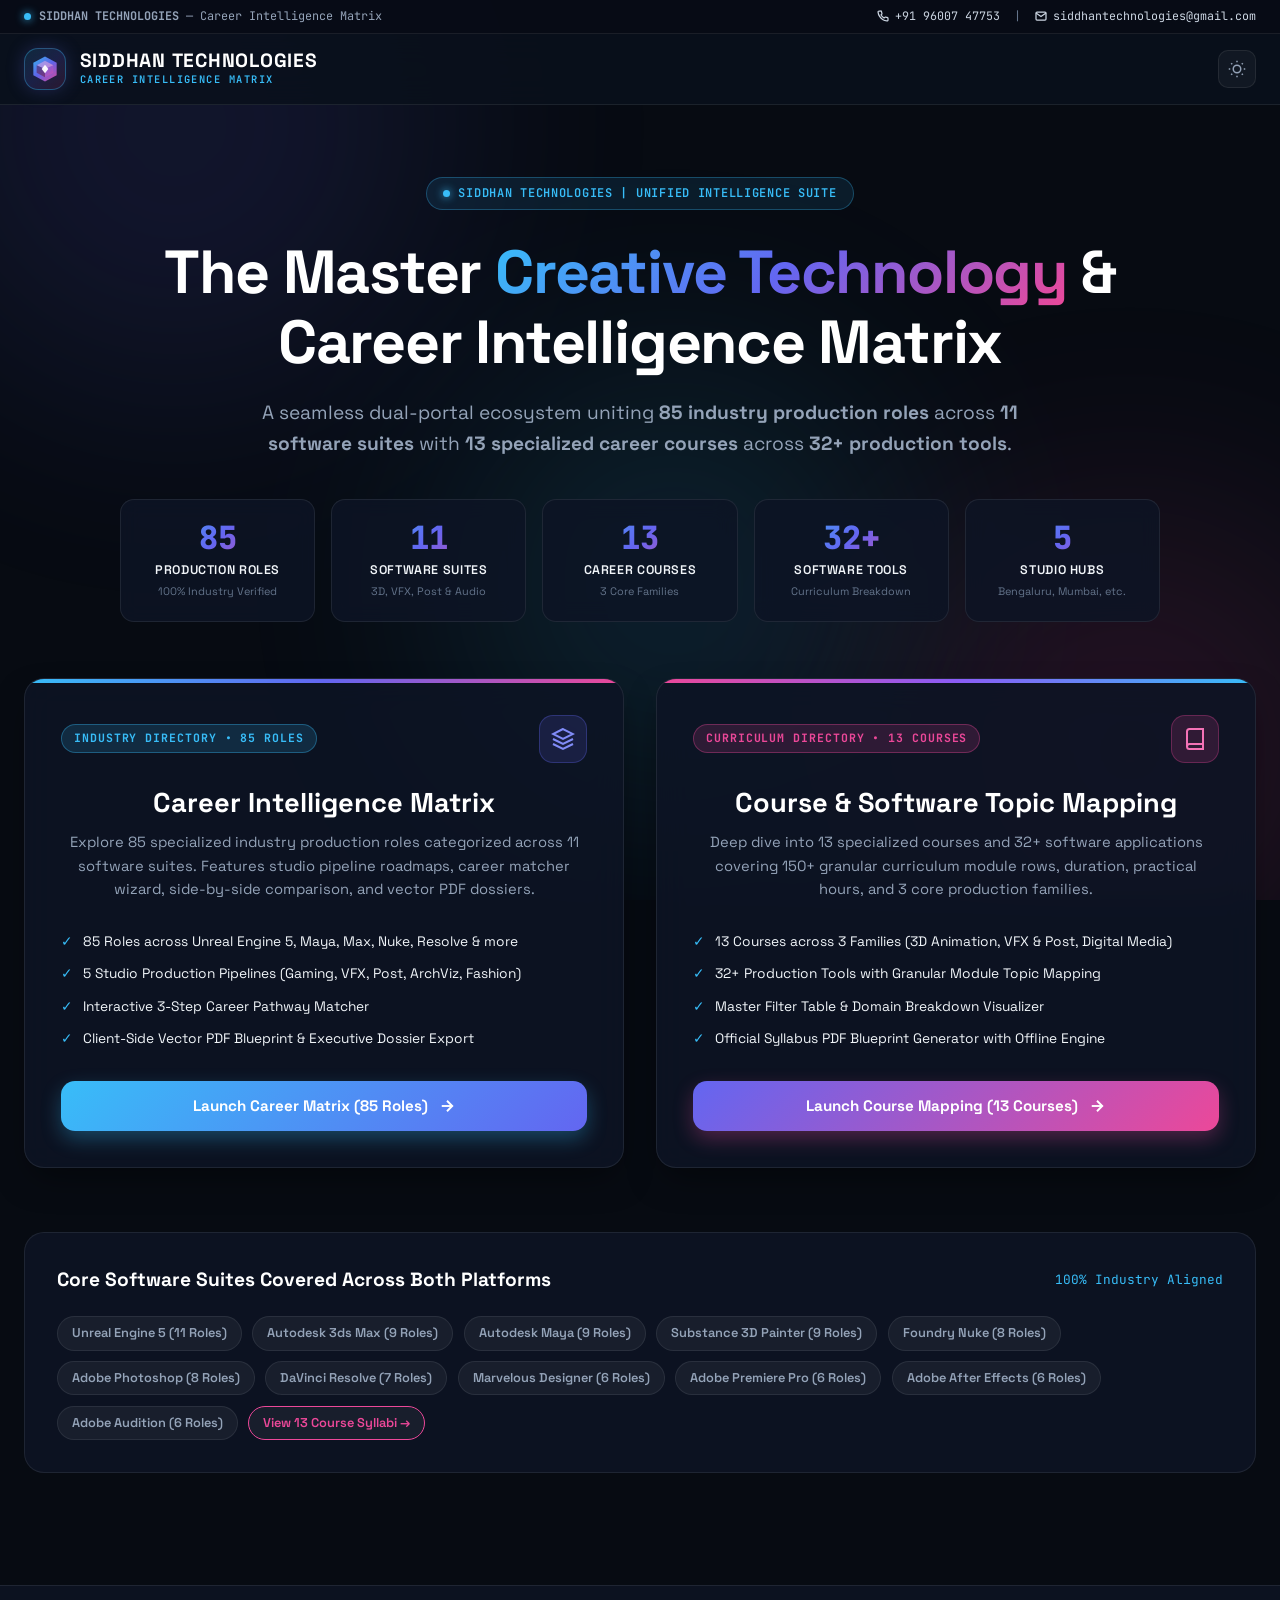
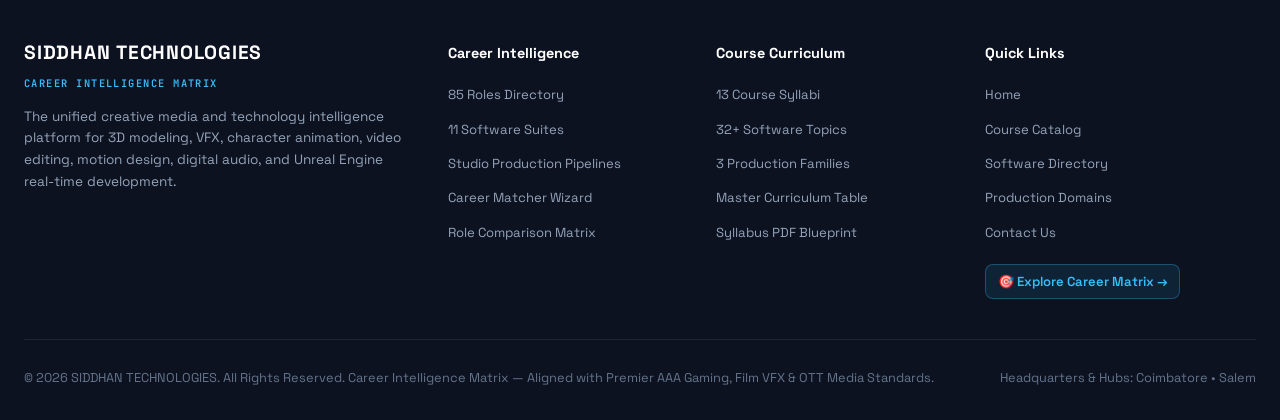
<file: index.html>
<!DOCTYPE html>
<html lang="en" data-theme="dark">
<head>
  <meta charset="UTF-8">
  <meta name="viewport" content="width=device-width, initial-scale=1.0, maximum-scale=5.0, viewport-fit=cover">
  <title>SIDDHAN TECHNOLOGIES | Career Intelligence Matrix &amp; Course Mapping Portal</title>
  <meta name="description" content="SIDDHAN TECHNOLOGIES — The Unified Creative Media &amp; Production Intelligence Platform: 85 Industry Production Roles Across 11 Suites and 13 Specialized Career Courses Across Production Software Tools.">
  <meta name="theme-color" content="#070b12">
  <meta name="mobile-web-app-capable" content="yes">
  <meta name="apple-mobile-web-app-status-bar-style" content="black-translucent">
  <script src="theme.js"></script>
  
  <!-- Google Fonts: Space Grotesk & JetBrains Mono -->
  <link rel="preconnect" href="https://fonts.googleapis.com">
  <link rel="preconnect" href="https://fonts.gstatic.com" crossorigin>
  <link href="https://fonts.googleapis.com/css2?family=JetBrains+Mono:wght@400;500;600;700&family=Space+Grotesk:wght@400;500;600;700;800&display=swap" rel="stylesheet">
  
  <!-- Branded Vector Favicon -->
  <link rel="icon" type="image/svg+xml" href="data:image/svg+xml,%3Csvg xmlns='http://www.w3.org/2000/svg' viewBox='0 0 36 36'%3E%3Cdefs%3E%3ClinearGradient id='g' x1='4' y1='2' x2='32' y2='34' gradientUnits='userSpaceOnUse'%3E%3Cstop offset='0%25' stop-color='%2338bdf8'/%3E%3Cstop offset='50%25' stop-color='%236366f1'/%3E%3Cstop offset='100%25' stop-color='%23ec4899'/%3E%3C/linearGradient%3E%3C/defs%3E%3Cpolygon points='18,3 32,10.5 32,25.5 18,33 4,25.5 4,10.5' fill='url(%23g)'/%3E%3Cpolygon points='18,8 28,13.5 18,18 8,13.5' fill='%23ffffff' opacity='0.35'/%3E%3Cpolygon points='18,13 22,18 18,23 14,18' fill='%23ffffff'/%3E%3C/svg%3E">

  <style>
    :root {
      --bg-primary: #070b12;
      --bg-secondary: #0c1220;
      --bg-card: rgba(14, 21, 37, 0.85);
      --bg-card-hover: rgba(19, 29, 52, 0.95);
      --bg-glass: rgba(10, 16, 28, 0.88);
      --text-main: #f1f5f9;
      --text-muted: #94a3b8;
      --text-dim: #64748b;
      --text-highlight: #ffffff;
      --border-subtle: rgba(255, 255, 255, 0.08);
      --border-medium: rgba(255, 255, 255, 0.16);
      --primary: #6366f1;
      --primary-gradient: linear-gradient(135deg, #6366f1 0%, #8b5cf6 50%, #ec4899 100%);
      --cyan-gradient: linear-gradient(135deg, #38bdf8 0%, #6366f1 50%, #ec4899 100%);
      --radius-sm: 8px;
      --radius-md: 14px;
      --radius-lg: 20px;
      --radius-full: 9999px;
      --font-sans: 'Space Grotesk', system-ui, -apple-system, sans-serif;
      --font-mono: 'JetBrains Mono', 'Fira Code', monospace;
      --transition: all 0.25s cubic-bezier(0.16, 1, 0.3, 1);
    }

    [data-theme="light"] {
      --bg-primary: #f8fafc;
      --bg-secondary: #f1f5f9;
      --bg-card: rgba(255, 255, 255, 0.92);
      --bg-card-hover: rgba(255, 255, 255, 0.98);
      --bg-glass: rgba(255, 255, 255, 0.9);
      --text-main: #0f172a;
      --text-muted: #475569;
      --text-dim: #64748b;
      --text-highlight: #020617;
      --border-subtle: rgba(0, 0, 0, 0.08);
      --border-medium: rgba(0, 0, 0, 0.15);
    }

    *, *::before, *::after { box-sizing: border-box; margin: 0; padding: 0; }
    html { scroll-behavior: smooth; }
    body {
      font-family: var(--font-sans);
      background: var(--bg-primary);
      color: var(--text-main);
      line-height: 1.6;
      min-height: 100vh;
      overflow-x: hidden;
    }

    .container {
      max-width: 1280px;
      margin: 0 auto;
      padding: 0 1.5rem;
    }

    /* Ambient Orbs */
    .bg-ambient {
      position: fixed;
      inset: 0;
      pointer-events: none;
      z-index: 0;
      overflow: hidden;
    }
    .orb {
      position: absolute;
      border-radius: 50%;
      filter: blur(120px);
      opacity: 0.12;
      animation: floatOrb 14s ease-in-out infinite alternate;
    }
    .orb-1 { width: 550px; height: 550px; background: #6366f1; top: -150px; left: -100px; }
    .orb-2 { width: 500px; height: 500px; background: #ec4899; bottom: -100px; right: -100px; }
    .orb-3 { width: 450px; height: 450px; background: #38bdf8; top: 40%; left: 35%; }
    @keyframes floatOrb {
      0% { transform: translate(0, 0) scale(1); }
      100% { transform: translate(30px, 30px) scale(1.08); }
    }

    /* Top Contact Strip */
    .top-contact-strip {
      position: relative;
      z-index: 101;
      background: rgba(8, 12, 22, 0.96);
      border-bottom: 1px solid rgba(255, 255, 255, 0.08);
      font-size: 0.74rem;
      padding: 7px 0;
      color: var(--text-muted);
    }
    .top-contact-inner {
      display: flex;
      align-items: center;
      justify-content: space-between;
      gap: 12px;
      flex-wrap: wrap;
    }
    .tc-brand {
      display: flex;
      align-items: center;
      gap: 8px;
      font-family: var(--font-mono);
      font-size: 0.74rem;
    }
    .pulse-dot {
      width: 7px; height: 7px;
      border-radius: 50%;
      background: #38bdf8;
      box-shadow: 0 0 8px #38bdf8;
      animation: pulse 2s infinite;
    }
    @keyframes pulse { 0%, 100% { opacity: 1; transform: scale(1); } 50% { opacity: 0.4; transform: scale(0.85); } }
    .tc-links {
      display: flex;
      align-items: center;
      gap: 14px;
      font-family: var(--font-mono);
      font-size: 0.73rem;
    }
    .tc-link {
      display: inline-flex;
      align-items: center;
      gap: 6px;
      color: var(--text-main);
      text-decoration: none;
      transition: var(--transition);
    }
    .tc-link:hover { color: #38bdf8; }
    .tc-divider { color: var(--text-dim); }

    /* Sticky Header */
    .site-header {
      position: sticky;
      top: 0;
      z-index: 100;
      background: var(--bg-glass);
      backdrop-filter: blur(16px);
      -webkit-backdrop-filter: blur(16px);
      border-bottom: 1px solid var(--border-subtle);
    }
    .nav-container {
      display: flex;
      align-items: center;
      justify-content: space-between;
      height: 70px;
    }
    .logo-area {
      display: flex;
      align-items: center;
      gap: 0.85rem;
      text-decoration: none;
      color: var(--text-highlight);
    }
    .logo-icon-box {
      width: 42px; height: 42px;
      border-radius: var(--radius-md);
      background: linear-gradient(135deg, rgba(56, 189, 248, 0.15), rgba(99, 102, 241, 0.2), rgba(236, 72, 153, 0.15));
      border: 1px solid rgba(56, 189, 248, 0.35);
      display: flex;
      align-items: center;
      justify-content: center;
      box-shadow: 0 0 18px rgba(99, 102, 241, 0.25);
      transition: var(--transition);
    }
    .logo-area:hover .logo-icon-box {
      transform: rotate(6deg) scale(1.06);
      border-color: #38bdf8;
      box-shadow: 0 0 25px rgba(56, 189, 248, 0.45);
    }
    .logo-text { display: flex; flex-direction: column; }
    .logo-brand {
      font-size: 1.2rem;
      font-weight: 800;
      letter-spacing: 0.04em;
      display: flex;
      align-items: center;
      gap: 0.35rem;
      line-height: 1.1;
      color: #ffffff;
    }
    .logo-brand span {
      background: var(--cyan-gradient);
      -webkit-background-clip: text;
      -webkit-text-fill-color: transparent;
      display: inline-block;
    }
    .logo-sub {
      font-size: 0.65rem;
      font-family: var(--font-mono);
      color: #38bdf8;
      letter-spacing: 0.14em;
      text-transform: uppercase;
      font-weight: 600;
    }

    .nav-actions {
      display: flex;
      align-items: center;
      gap: 12px;
    }
    .btn-icon-nav {
      width: 38px; height: 38px;
      border-radius: var(--radius-sm);
      border: 1px solid var(--border-subtle);
      background: rgba(255, 255, 255, 0.04);
      color: var(--text-muted);
      display: flex;
      align-items: center;
      justify-content: center;
      cursor: pointer;
      transition: var(--transition);
    }
    .btn-icon-nav:hover {
      background: rgba(255, 255, 255, 0.08);
      color: #fff;
    }

    /* Hero Section */
    .hero-section {
      position: relative;
      z-index: 1;
      padding: 4.5rem 0 3rem;
      text-align: center;
    }
    .hero-pill-badge {
      display: inline-flex;
      align-items: center;
      gap: 8px;
      padding: 6px 16px;
      border-radius: var(--radius-full);
      background: rgba(56, 189, 248, 0.1);
      border: 1px solid rgba(56, 189, 248, 0.3);
      font-family: var(--font-mono);
      font-size: 0.75rem;
      font-weight: 600;
      letter-spacing: 0.06em;
      color: #38bdf8;
      margin-bottom: 1.75rem;
    }
    .hero-title {
      font-size: clamp(2.2rem, 5vw, 3.8rem);
      font-weight: 800;
      line-height: 1.15;
      letter-spacing: -0.02em;
      margin-bottom: 1.25rem;
      color: var(--text-highlight);
    }
    .gradient-text {
      background: var(--cyan-gradient);
      -webkit-background-clip: text;
      -webkit-text-fill-color: transparent;
      display: inline-block;
    }
    .hero-desc {
      font-size: clamp(1rem, 2vw, 1.2rem);
      color: var(--text-muted);
      max-width: 820px;
      margin: 0 auto 2.5rem;
      line-height: 1.6;
    }

    /* Ecosystem Key Stats */
    .stats-row {
      display: grid;
      grid-template-columns: repeat(5, 1fr);
      gap: 1rem;
      max-width: 1040px;
      margin: 0 auto 3.5rem;
    }
    .stat-box {
      background: var(--bg-card);
      border: 1px solid var(--border-subtle);
      border-radius: var(--radius-md);
      padding: 1.25rem 1rem;
      text-align: center;
      backdrop-filter: blur(10px);
      transition: var(--transition);
    }
    .stat-box:hover {
      border-color: rgba(56, 189, 248, 0.4);
      transform: translateY(-3px);
      box-shadow: 0 10px 25px rgba(0, 0, 0, 0.3);
    }
    .stat-num {
      font-size: 2rem;
      font-weight: 800;
      font-family: var(--font-mono);
      background: var(--cyan-gradient);
      -webkit-background-clip: text;
      -webkit-text-fill-color: transparent;
      line-height: 1.1;
      margin-bottom: 0.35rem;
    }
    .stat-lbl {
      font-size: 0.78rem;
      font-weight: 600;
      color: var(--text-main);
      text-transform: uppercase;
      letter-spacing: 0.05em;
    }
    .stat-sub {
      font-size: 0.68rem;
      color: var(--text-dim);
      margin-top: 2px;
    }

    /* Dual Launchpad Grid */
    .launchpad-grid {
      display: grid;
      grid-template-columns: 1fr 1fr;
      gap: 2rem;
      margin-bottom: 4rem;
      position: relative;
      z-index: 1;
    }
    .portal-card {
      background: var(--bg-card);
      border: 1px solid var(--border-subtle);
      border-radius: var(--radius-lg);
      padding: 2.25rem;
      display: flex;
      flex-direction: column;
      position: relative;
      overflow: hidden;
      backdrop-filter: blur(16px);
      transition: var(--transition);
      box-shadow: 0 15px 35px -10px rgba(0, 0, 0, 0.5);
    }
    .portal-card::before {
      content: '';
      position: absolute;
      top: 0; left: 0; right: 0;
      height: 4px;
      transition: var(--transition);
    }
    .portal-card-career::before {
      background: linear-gradient(90deg, #38bdf8, #6366f1, #ec4899);
    }
    .portal-card-course::before {
      background: linear-gradient(90deg, #ec4899, #8b5cf6, #38bdf8);
    }
    .portal-card:hover {
      border-color: rgba(56, 189, 248, 0.45);
      transform: translateY(-5px);
      box-shadow: 0 25px 50px -12px rgba(99, 102, 241, 0.25);
    }
    .card-top {
      display: flex;
      align-items: center;
      justify-content: space-between;
      margin-bottom: 1.5rem;
    }
    .card-badge {
      display: inline-flex;
      align-items: center;
      gap: 6px;
      font-family: var(--font-mono);
      font-size: 0.72rem;
      font-weight: 700;
      padding: 4px 12px;
      border-radius: var(--radius-full);
      text-transform: uppercase;
      letter-spacing: 0.08em;
    }
    .badge-career {
      background: rgba(56, 189, 248, 0.15);
      color: #38bdf8;
      border: 1px solid rgba(56, 189, 248, 0.35);
    }
    .badge-course {
      background: rgba(236, 72, 153, 0.15);
      color: #ec4899;
      border: 1px solid rgba(236, 72, 153, 0.35);
    }
    .card-icon-wrap {
      width: 48px; height: 48px;
      border-radius: var(--radius-md);
      display: flex;
      align-items: center;
      justify-content: center;
    }
    .icon-career {
      background: rgba(99, 102, 241, 0.15);
      border: 1px solid rgba(99, 102, 241, 0.3);
      color: #818cf8;
    }
    .icon-course {
      background: rgba(236, 72, 153, 0.15);
      border: 1px solid rgba(236, 72, 153, 0.3);
      color: #f472b6;
    }
    .card-title {
      font-size: 1.7rem;
      font-weight: 800;
      color: var(--text-highlight);
      margin-bottom: 0.75rem;
      line-height: 1.2;
    }
    .card-desc {
      font-size: 0.92rem;
      color: var(--text-muted);
      line-height: 1.6;
      margin-bottom: 1.75rem;
    }
    .feature-list {
      list-style: none;
      display: flex;
      flex-direction: column;
      gap: 0.65rem;
      margin-bottom: 2rem;
      flex: 1;
    }
    .feature-item {
      display: flex;
      align-items: center;
      gap: 10px;
      font-size: 0.86rem;
      color: var(--text-main);
    }
    .f-check {
      color: #38bdf8;
      font-weight: 700;
      flex-shrink: 0;
    }
    .portal-cta-btn {
      display: flex;
      align-items: center;
      justify-content: center;
      gap: 10px;
      width: 100%;
      padding: 13px 24px;
      border-radius: var(--radius-md);
      font-size: 0.95rem;
      font-weight: 700;
      text-decoration: none;
      transition: var(--transition);
      cursor: pointer;
      border: none;
    }
    .portal-path-btn {
      margin-top: 0.65rem;
      border: 1px solid rgba(129, 140, 248, 0.45);
      background: rgba(99, 102, 241, 0.1);
      color: var(--text-highlight);
    }
    .portal-path-btn:hover,
    .portal-path-btn:focus-visible {
      color: #ffffff;
      border-color: #818cf8;
      background: rgba(99, 102, 241, 0.2);
      box-shadow: 0 0 20px rgba(99, 102, 241, 0.28);
      transform: translateY(-2px);
    }
    .btn-primary-career {
      background: linear-gradient(135deg, #38bdf8, #6366f1);
      color: #ffffff;
      box-shadow: 0 8px 20px rgba(56, 189, 248, 0.3);
    }
    .btn-primary-career:hover {
      background: linear-gradient(135deg, #6366f1, #38bdf8);
      box-shadow: 0 12px 28px rgba(56, 189, 248, 0.45);
      transform: translateY(-2px);
    }
    .btn-primary-course {
      background: linear-gradient(135deg, #6366f1, #ec4899);
      color: #ffffff;
      box-shadow: 0 8px 20px rgba(236, 72, 153, 0.3);
    }
    .btn-primary-course:hover {
      background: linear-gradient(135deg, #ec4899, #6366f1);
      box-shadow: 0 12px 28px rgba(236, 72, 153, 0.45);
      transform: translateY(-2px);
    }

    /* Suite Quick Jump Strip */
    .suite-jump-section {
      background: var(--bg-card);
      border: 1px solid var(--border-subtle);
      border-radius: var(--radius-lg);
      padding: 2rem;
      margin-bottom: 4rem;
      position: relative;
      z-index: 1;
    }
    .section-headline {
      display: flex;
      align-items: center;
      justify-content: space-between;
      margin-bottom: 1.25rem;
      flex-wrap: wrap;
      gap: 1rem;
    }
    .section-title {
      font-size: 1.2rem;
      font-weight: 800;
      color: var(--text-highlight);
    }
    .suite-pills-wrap {
      display: flex;
      flex-wrap: wrap;
      gap: 0.65rem;
    }
    .suite-pill {
      display: inline-flex;
      align-items: center;
      gap: 6px;
      padding: 6px 14px;
      border-radius: var(--radius-full);
      background: rgba(255, 255, 255, 0.05);
      border: 1px solid var(--border-subtle);
      color: var(--text-muted);
      font-size: 0.8rem;
      font-weight: 600;
      text-decoration: none;
      transition: var(--transition);
    }
    .suite-pill:hover {
      background: rgba(56, 189, 248, 0.15);
      border-color: #38bdf8;
      color: #ffffff;
      transform: translateY(-2px);
    }

    /* Footer */
    .site-footer {
      background: var(--bg-secondary);
      border-top: 1px solid var(--border-subtle);
      padding: 3.5rem 0 2rem;
      position: relative;
      z-index: 10;
    }
    .footer-grid {
      display: grid;
      grid-template-columns: 2fr 1.2fr 1.2fr 1.4fr;
      gap: 2.25rem;
      margin-bottom: 2.5rem;
    }
    .footer-col-title {
      font-size: 0.9rem;
      font-weight: 700;
      color: var(--text-highlight);
      margin-bottom: 1rem;
    }
    .footer-links {
      list-style: none;
      display: flex;
      flex-direction: column;
      gap: 0.55rem;
    }
    .footer-links a {
      color: var(--text-muted);
      text-decoration: none;
      font-size: 0.82rem;
      transition: var(--transition);
    }
    .footer-links a:not(.footer-portal-link):hover {
      color: #38bdf8;
      padding-left: 4px;
    }
    .footer-portal-link {
      display: inline-flex;
      align-items: center;
      gap: 6px;
      padding: 6px 12px;
      border: 1px solid rgba(56, 189, 248, 0.3);
      border-radius: 8px;
      background: rgba(56, 189, 248, 0.1);
      color: #38bdf8 !important;
      font-weight: 600;
      text-decoration: none;
      white-space: nowrap;
      transition: var(--transition);
    }
    .footer-portal-link:hover {
      transform: translateY(-2px);
      box-shadow: 0 0 14px rgba(56, 189, 248, 0.25);
    }
    .footer-contact-list {
      list-style: none;
      display: flex;
      flex-direction: column;
      gap: 0.6rem;
    }
    .footer-contact-list li {
      display: flex;
      align-items: flex-start;
      gap: 8px;
      color: var(--text-muted);
      font-size: 0.82rem;
      line-height: 1.4;
    }
    .footer-contact-list a {
      color: var(--text-muted);
      text-decoration: none;
      transition: var(--transition);
    }
    .footer-contact-list a:hover { color: #38bdf8; }
    .footer-bottom {
      border-top: 1px solid var(--border-subtle);
      padding-top: 1.75rem;
      display: flex;
      align-items: center;
      justify-content: space-between;
      flex-wrap: wrap;
      gap: 0.85rem;
      font-size: 0.8rem;
      color: var(--text-dim);
    }

    /* Responsive */
    @media (max-width: 900px) {
      .launchpad-grid { grid-template-columns: 1fr; }
      .stats-row { grid-template-columns: repeat(3, 1fr); }
      .footer-grid { grid-template-columns: 1fr 1fr; }
    }
    @media (max-width: 600px) {
      .stats-row { grid-template-columns: repeat(2, 1fr); }
      .suite-pills-wrap { justify-content: center; }
      .portal-card .card-top {
        justify-content: flex-start;
        gap: 0.75rem;
      }
      .portal-card .card-badge {
        flex: 1 1 auto;
        min-width: 0;
        justify-content: center;
        text-align: center;
      }
      .portal-card .card-icon-wrap { flex: 0 0 48px; }
      .footer-grid {
        grid-template-columns: 1fr;
        text-align: center;
      }
      .footer-grid > div { width: 100%; }
      .footer-grid > div:first-child .logo-brand { justify-content: center; }
      .footer-grid > div:first-child .logo-sub {
        display: block;
        text-align: center;
      }
      .footer-grid > div:first-child p { margin-inline: auto; }
      .footer-links { align-items: center; }
      .footer-portal-link { margin-inline: auto; }
    }

    /* Unified workspace */
    .portal-shell { display: none; position: relative; z-index: 2; padding: 1.25rem 0 2rem; }
    body.portal-mode main,
    body.portal-mode .site-footer { display: none; }
    body.portal-mode .portal-shell { display: block; }
    .portal-shell-header {
      display: flex;
      align-items: flex-end;
      justify-content: space-between;
      gap: 1.25rem;
      margin-bottom: 1rem;
    }
    .portal-shell-kicker {
      color: #38bdf8;
      font-family: var(--font-mono);
      font-size: .72rem;
      font-weight: 700;
      letter-spacing: .12em;
      text-transform: uppercase;
      margin-bottom: .35rem;
    }
    .portal-shell-title { color: var(--text-highlight); font-size: clamp(1.35rem, 3vw, 2rem); line-height: 1.2; }
    .portal-shell-copy { color: var(--text-muted); font-size: .88rem; margin-top: .4rem; }
    .portal-tabs { display: flex; align-items: center; gap: .55rem; flex-wrap: wrap; }
    .portal-tab {
      border: 1px solid var(--border-medium);
      border-radius: var(--radius-full);
      background: var(--bg-card);
      color: var(--text-muted);
      padding: .62rem .95rem;
      font: 700 .82rem var(--font-sans);
      cursor: pointer;
      transition: var(--transition);
    }
    .portal-tab:hover, .portal-tab[aria-pressed="true"] {
      color: var(--text-highlight);
      border-color: rgba(56, 189, 248, .65);
      background: rgba(56, 189, 248, .12);
    }
    .portal-frame-stage {
      height: calc(100vh - 225px);
      height: calc(100dvh - 225px);
      min-height: 500px;
      position: relative;
      overflow: hidden;
      border: 1px solid var(--border-subtle);
      border-radius: var(--radius-lg);
      background: var(--bg-primary);
      box-shadow: 0 18px 50px rgba(0, 0, 0, .22);
    }
    .portal-frame-stage iframe { display: none; width: 100%; height: 100%; border: 0; background: #070b12; }
    .portal-frame-stage iframe.is-active { display: block; }
    .portal-loading {
      position: absolute;
      inset: 0;
      z-index: 2;
      display: none;
      place-items: center;
      padding: 2rem;
      text-align: center;
      color: var(--text-muted);
      background: var(--bg-primary);
    }
    .portal-loading.is-visible { display: grid; }
    .portal-loading strong { display: block; color: var(--text-highlight); font-size: 1.05rem; margin-bottom: .35rem; }
    /* Keep the contact strip in step with the selected page theme. */
    .top-contact-strip .tc-brand { color: #94a3b8; }
    .top-contact-strip .tc-link { color: #cbd5e1; }
    [data-theme="light"] .top-contact-strip {
      background: rgba(248, 250, 252, .96);
      border-bottom-color: rgba(15, 23, 42, .1);
      color: #475569;
    }
    [data-theme="light"] .top-contact-strip .tc-brand,
    [data-theme="light"] .top-contact-strip .tc-link { color: #475569; }
    [data-theme="light"] .top-contact-strip .tc-brand strong { color: #0369a1; }
    [data-theme="light"] .top-contact-strip .tc-divider { color: #94a3b8; }
    [data-theme="light"] .logo-brand { color: #0f172a; }
    [data-theme="light"] .logo-brand span {
      color: #0f172a;
      background: none;
      -webkit-text-fill-color: #0f172a;
    }
    html:not([data-theme="light"]) .logo-brand span {
      color: #ffffff;
      background: none;
      -webkit-text-fill-color: #ffffff;
    }
    [data-theme="light"] .logo-sub { color: #075985; }
    html:not([data-theme="light"]) .site-header .logo-brand,
    html:not([data-theme="light"]) .site-header .logo-brand span {
      color: #ffffff;
      background: none;
      -webkit-text-fill-color: #ffffff;
    }
    [data-theme="light"] .site-header .logo-brand {
      color: #0f172a;
      -webkit-text-stroke: 0;
      text-shadow: none;
    }
    [data-theme="light"] .site-header .logo-brand span {
      color: #0f172a;
      background: none;
      -webkit-text-fill-color: #0f172a;
      -webkit-text-stroke: 0;
      text-shadow: none;
    }
    @media (max-width: 760px) {
      .top-contact-strip { display: none; }
      .nav-container { height: 60px; gap: 0.5rem; }
      .logo-area { min-width: 0; gap: 0.5rem; }
      .logo-icon-box { width: 36px; height: 36px; flex: 0 0 36px; }
      .logo-text { min-width: 0; }
      .logo-brand { font-size: 0.95rem; letter-spacing: 0.02em; gap: 0.2rem; white-space: nowrap; }
      .logo-sub { font-size: 0.52rem; letter-spacing: 0.08em; white-space: nowrap; }
      .nav-actions { gap: 6px; }
      .btn-icon-nav { width: 36px; height: 36px; flex: 0 0 36px; }
      .portal-shell-header { align-items: flex-start; flex-direction: column; }
      .portal-tabs { width: 100%; }
      .portal-tab { flex: 1 1 auto; }
      .portal-frame-stage { height: calc(100vh - 245px); height: calc(100dvh - 245px); min-height: 440px; }
    }

    @media (max-width: 380px) {
      .logo-brand { font-size: 0.84rem; letter-spacing: 0.01em; }
      .logo-sub { font-size: 0.47rem; }
      .logo-icon-box { width: 34px; height: 34px; flex-basis: 34px; }
    }

    /* Keep native action buttons consistent with the rest of the portal. */
    button,
    [role="button"],
    input[type="button"],
    input[type="submit"],
    input[type="reset"] {
      border-radius: var(--radius-sm, 8px) !important;
    }
    .portal-tab,
    .btn-icon-nav { border-radius: 10px !important; }
  </style>
</head>
<body>

  <!-- Ambient Glowing Atmosphere -->
  <div class="bg-ambient">
    <div class="orb orb-1"></div>
    <div class="orb orb-2"></div>
    <div class="orb orb-3"></div>
  </div>

  <!-- Top Contact Strip -->
  <div class="top-contact-strip">
    <div class="container top-contact-inner">
      <div class="tc-brand">
        <span class="pulse-dot"></span>
        <span><strong>SIDDHAN TECHNOLOGIES</strong> — Career Intelligence Matrix</span>
      </div>
      <div class="tc-links">
        <a href="tel:+919600747753" class="tc-link" title="Call Siddhan Technologies">
          <svg width="12" height="12" viewBox="0 0 24 24" fill="none" stroke="currentColor" stroke-width="2.5"><path d="M22 16.92v3a2 2 0 0 1-2.18 2 19.79 19.79 0 0 1-8.63-3.07 19.5 19.5 0 0 1-6-6 19.79 19.79 0 0 1-3.07-8.67A2 2 0 0 1 4.11 2h3a2 2 0 0 1 2 1.72 12.84 12.84 0 0 0 .7 2.81 2 2 0 0 1-.45 2.11L8.09 9.91a16 16 0 0 0 6 6l1.27-1.27a2 2 0 0 1 2.11-.45 12.84 12.84 0 0 0 2.81.7A2 2 0 0 1 22 16.92z"/></svg>
          +91 96007 47753
        </a>
        <span class="tc-divider">|</span>
        <a href="mailto:siddhantechnologies@gmail.com" class="tc-link" title="Email Siddhan Technologies">
          <svg width="12" height="12" viewBox="0 0 24 24" fill="none" stroke="currentColor" stroke-width="2.5"><path d="M4 4h16c1.1 0 2 .9 2 2v12c0 1.1-.9 2-2 2H4c-1.1 0-2-.9-2-2V6c0-1.1.9-2 2-2z"/><polyline points="22,6 12,13 2,6"/></svg>
          siddhantechnologies@gmail.com
        </a>
      </div>
    </div>
  </div>

  <!-- Main Navigation Header -->
  <header class="site-header">
    <div class="container nav-container">
      <a href="index.html" class="logo-area" title="SIDDHAN TECHNOLOGIES" data-open-portal="overview">
        <div class="logo-icon-box">
          <svg width="30" height="30" viewBox="0 0 36 36" fill="none" xmlns="http://www.w3.org/2000/svg">
            <defs>
              <linearGradient id="rootGrad1" x1="4" y1="2" x2="32" y2="34" gradientUnits="userSpaceOnUse">
                <stop stop-color="#38bdf8"/>
                <stop offset="0.5" stop-color="#6366f1"/>
                <stop offset="1" stop-color="#ec4899"/>
              </linearGradient>
              <linearGradient id="rootGrad2" x1="8" y1="6" x2="28" y2="30" gradientUnits="userSpaceOnUse">
                <stop stop-color="#6366f1"/>
                <stop offset="1" stop-color="#ec4899"/>
              </linearGradient>
            </defs>
            <polygon points="18,3 32,10.5 32,25.5 18,33 4,25.5 4,10.5" fill="url(#rootGrad1)" opacity="0.95"/>
            <polygon points="18,8 28,13.5 28,22.5 18,28 8,22.5 8,13.5" fill="url(#rootGrad2)" opacity="0.75"/>
            <polygon points="18,8 28,13.5 18,18 8,13.5" fill="#ffffff" opacity="0.3"/>
            <polygon points="8,13.5 18,18 18,28 8,22.5" fill="#030712" opacity="0.35"/>
            <polygon points="28,13.5 18,18 18,28 28,22.5" fill="url(#rootGrad1)" opacity="0.35"/>
            <polygon points="18,13 22,18 18,23 14,18" fill="#ffffff" opacity="0.95"/>
          </svg>
        </div>
        <div class="logo-text">
          <div class="logo-brand">SIDDHAN <span>TECHNOLOGIES</span></div>
          <div class="logo-sub">CAREER INTELLIGENCE MATRIX</div>
        </div>
      </a>

      <div class="nav-actions">
        <button class="btn-icon-nav" id="themeToggleBtn" title="Toggle Light/Dark Theme">
          <svg viewBox="0 0 24 24" width="18" height="18" stroke="currentColor" stroke-width="2" fill="none">
            <circle cx="12" cy="12" r="5"></circle>
            <line x1="12" y1="1" x2="12" y2="3"></line>
            <line x1="12" y1="21" x2="12" y2="23"></line>
            <line x1="4.22" y1="4.22" x2="5.64" y2="5.64"></line>
            <line x1="18.36" y1="18.36" x2="19.78" y2="19.78"></line>
            <line x1="1" y1="12" x2="3" y2="12"></line>
            <line x1="21" y1="12" x2="23" y2="12"></line>
            <line x1="4.22" y1="19.78" x2="5.64" y2="18.36"></line>
            <line x1="18.36" y1="5.64" x2="19.78" y2="4.22"></line>
          </svg>
        </button>
      </div>
    </div>
  </header>

  <!-- Hero Section -->
  <main class="container">
    <section class="hero-section">
      <div class="hero-pill-badge">
        <span class="pulse-dot"></span>
        <span>SIDDHAN TECHNOLOGIES | UNIFIED INTELLIGENCE SUITE</span>
      </div>

      <h1 class="hero-title">
        The Master <span class="gradient-text">Creative Technology</span> &amp; <br>
        Career Intelligence Matrix
      </h1>

      <p class="hero-desc">
        A seamless dual-portal ecosystem uniting <strong>85 industry production roles</strong> across <strong>11 software suites</strong> with <strong>13 specialized career courses</strong> across <strong>32+ production tools</strong>.
      </p>

      <!-- Key Metrics -->
      <div class="stats-row">
        <div class="stat-box">
          <div class="stat-num">85</div>
          <div class="stat-lbl">Production Roles</div>
          <div class="stat-sub">100% Industry Verified</div>
        </div>
        <div class="stat-box">
          <div class="stat-num">11</div>
          <div class="stat-lbl">Software Suites</div>
          <div class="stat-sub">3D, VFX, Post &amp; Audio</div>
        </div>
        <div class="stat-box">
          <div class="stat-num">13</div>
          <div class="stat-lbl">Career Courses</div>
          <div class="stat-sub">3 Core Families</div>
        </div>
        <div class="stat-box">
          <div class="stat-num">32+</div>
          <div class="stat-lbl">Software Tools</div>
          <div class="stat-sub">Curriculum Breakdown</div>
        </div>
        <div class="stat-box">
          <div class="stat-num">5</div>
          <div class="stat-lbl">Studio Hubs</div>
          <div class="stat-sub">Bengaluru, Mumbai, etc.</div>
        </div>
      </div>

      <!-- Dual Launchpad Cards -->
      <div class="launchpad-grid">
        
        <!-- Portal 1: Career Intelligence Matrix -->
        <div class="portal-card portal-card-career">
          <div class="card-top">
            <span class="card-badge badge-career">Industry Directory &bull; 85 Roles</span>
            <div class="card-icon-wrap icon-career">
              <svg viewBox="0 0 24 24" width="24" height="24" stroke="currentColor" stroke-width="2" fill="none">
                <polygon points="12 2 2 7 12 12 22 7 12 2"></polygon>
                <polyline points="2 17 12 22 22 17"></polyline>
                <polyline points="2 12 12 17 22 12"></polyline>
              </svg>
            </div>
          </div>
          <h2 class="card-title">Career Intelligence Matrix</h2>
          <p class="card-desc">
            Explore 85 specialized industry production roles categorized across 11 software suites. Features studio pipeline roadmaps, career matcher wizard, side-by-side comparison, and vector PDF dossiers.
          </p>
          <ul class="feature-list">
            <li class="feature-item"><span class="f-check">&check;</span> 85 Roles across Unreal Engine 5, Maya, Max, Nuke, Resolve &amp; more</li>
            <li class="feature-item"><span class="f-check">&check;</span> 5 Studio Production Pipelines (Gaming, VFX, Post, ArchViz, Fashion)</li>
            <li class="feature-item"><span class="f-check">&check;</span> Interactive 3-Step Career Pathway Matcher</li>
            <li class="feature-item"><span class="f-check">&check;</span> Client-Side Vector PDF Blueprint &amp; Executive Dossier Export</li>
          </ul>
          <a href="Career/index.html" class="portal-cta-btn btn-primary-career" data-portal-link="career" data-standalone="true">
            <span>Launch Career Matrix (85 Roles)</span>
            <svg width="18" height="18" viewBox="0 0 24 24" fill="none" stroke="currentColor" stroke-width="2.5"><line x1="5" y1="12" x2="19" y2="12"></line><polyline points="12 5 19 12 12 19"></polyline></svg>
          </a>

        </div>

        <!-- Portal 2: Course & Software Topic Mapping -->
        <div class="portal-card portal-card-course">
          <div class="card-top">
            <span class="card-badge badge-course">Curriculum Directory &bull; 13 Courses</span>
            <div class="card-icon-wrap icon-course">
              <svg viewBox="0 0 24 24" width="24" height="24" stroke="currentColor" stroke-width="2" fill="none">
                <path d="M4 19.5A2.5 2.5 0 0 1 6.5 17H20"></path>
                <path d="M6.5 2H20v20H6.5A2.5 2.5 0 0 1 4 19.5v-15A2.5 2.5 0 0 1 6.5 2z"></path>
              </svg>
            </div>
          </div>
          <h2 class="card-title">Course &amp; Software Topic Mapping</h2>
          <p class="card-desc">
            Deep dive into 13 specialized courses and 32+ software applications covering 150+ granular curriculum module rows, duration, practical hours, and 3 core production families.
          </p>
          <ul class="feature-list">
            <li class="feature-item"><span class="f-check">&check;</span> 13 Courses across 3 Families (3D Animation, VFX &amp; Post, Digital Media)</li>
            <li class="feature-item"><span class="f-check">&check;</span> 32+ Production Tools with Granular Module Topic Mapping</li>
            <li class="feature-item"><span class="f-check">&check;</span> Master Filter Table &amp; Domain Breakdown Visualizer</li>
            <li class="feature-item"><span class="f-check">&check;</span> Official Syllabus PDF Blueprint Generator with Offline Engine</li>
          </ul>
          <a href="Course/index.html" class="portal-cta-btn btn-primary-course" data-portal-link="course" data-standalone="true">
            <span>Launch Course Mapping (13 Courses)</span>
            <svg width="18" height="18" viewBox="0 0 24 24" fill="none" stroke="currentColor" stroke-width="2.5"><line x1="5" y1="12" x2="19" y2="12"></line><polyline points="12 5 19 12 12 19"></polyline></svg>
          </a>
        </div>

      </div>

      <!-- Quick Suite Exploration Strip -->
      <section class="suite-jump-section">
        <div class="section-headline">
          <h3 class="section-title">Core Software Suites Covered Across Both Platforms</h3>
          <span style="font-family: var(--font-mono); font-size: 0.8rem; color: #38bdf8;">100% Industry Aligned</span>
        </div>
        <div class="suite-pills-wrap">
          <a href="Career/index.html?software=unreal" class="suite-pill" data-standalone="true">Unreal Engine 5 (11 Roles)</a>
          <a href="Career/index.html?software=max" class="suite-pill" data-standalone="true">Autodesk 3ds Max (9 Roles)</a>
          <a href="Career/index.html?software=maya" class="suite-pill" data-standalone="true">Autodesk Maya (9 Roles)</a>
          <a href="Career/index.html?software=substance" class="suite-pill" data-standalone="true">Substance 3D Painter (9 Roles)</a>
          <a href="Career/index.html?software=nuke" class="suite-pill" data-standalone="true">Foundry Nuke (8 Roles)</a>
          <a href="Career/index.html?software=photoshop" class="suite-pill" data-standalone="true">Adobe Photoshop (8 Roles)</a>
          <a href="Career/index.html?software=resolve" class="suite-pill" data-standalone="true">DaVinci Resolve (7 Roles)</a>
          <a href="Career/index.html?software=marvelous" class="suite-pill" data-standalone="true">Marvelous Designer (6 Roles)</a>
          <a href="Career/index.html?software=premiere" class="suite-pill" data-standalone="true">Adobe Premiere Pro (6 Roles)</a>
          <a href="Career/index.html?software=aftereffects" class="suite-pill" data-standalone="true">Adobe After Effects (6 Roles)</a>
          <a href="Career/index.html?software=audition" class="suite-pill" data-standalone="true">Adobe Audition (6 Roles)</a>
          <a href="Course/index.html" class="suite-pill" data-standalone="true" style="border-color: #ec4899; color: #ec4899;">View 13 Course Syllabi &rarr;</a>
        </div>
      </section>

    </section>
  </main>

  <section class="portal-shell" id="portal-shell" aria-label="Unified course and career workspace">
    <div class="container">
      <div class="portal-shell-header">
        <div>
          <div class="portal-shell-kicker">Unified workspace</div>
          <h1 class="portal-shell-title" id="portal-view-title">Course &amp; Software Topic Mapping</h1>
          <p class="portal-shell-copy" id="portal-view-copy">Explore the full course catalog, software topics, filters, and syllabus blueprints.</p>
        </div>
        <nav class="portal-tabs" aria-label="Switch workspace">
          <button class="portal-tab" type="button" data-portal-view="overview" aria-pressed="false">Overview</button>
          <button class="portal-tab" type="button" data-portal-view="course" aria-pressed="true">Course Mapping</button>
          <button class="portal-tab" type="button" data-portal-view="career" aria-pressed="false">Career Matrix</button>
        </nav>
      </div>
      <div class="portal-frame-stage">
        <div class="portal-loading is-visible" id="portal-loading" role="status" aria-live="polite">
          <div><strong id="portal-loading-title">Loading workspace…</strong><span id="portal-loading-copy">The course and career tools share this page.</span></div>
        </div>
        <iframe id="course-portal-frame" title="Course and Software Topic Mapping" data-theme-frame data-src="Course/index.html" loading="lazy"></iframe>
        <iframe id="career-portal-frame" title="Career Intelligence Matrix" data-theme-frame data-src="Career/index.html" loading="lazy"></iframe>
      </div>
    </div>
  </section>

  <!-- Site Footer -->
  <footer class="site-footer">
    <div class="container">
      <div class="footer-grid">
        <div>
          <div class="logo-brand" style="margin-bottom: 0.75rem;">SIDDHAN <span>TECHNOLOGIES</span></div>
          <div class="logo-sub" style="margin-bottom: 0.85rem;">CAREER INTELLIGENCE MATRIX</div>
          <p style="font-size: 0.85rem; color: var(--text-muted); line-height: 1.6; max-width: 380px;">
            The unified creative media and technology intelligence platform for 3D modeling, VFX, character animation, video editing, motion design, digital audio, and Unreal Engine real-time development.
          </p>
        </div>

        <div>
          <h4 class="footer-col-title">Career Intelligence</h4>
          <ul class="footer-links">
            <li><a href="Career/index.html" data-standalone="true">85 Roles Directory</a></li>
            <li><a href="Career/index.html" data-standalone="true">11 Software Suites</a></li>
            <li><a href="Career/index.html" data-standalone="true">Studio Production Pipelines</a></li>
            <li><a href="Career/index.html" data-standalone="true">Career Matcher Wizard</a></li>
            <li><a href="Career/index.html" data-standalone="true">Role Comparison Matrix</a></li>
          </ul>
        </div>

        <div>
          <h4 class="footer-col-title">Course Curriculum</h4>
          <ul class="footer-links">
            <li><a href="Course/index.html" data-standalone="true">13 Course Syllabi</a></li>
            <li><a href="Course/index.html" data-standalone="true">32+ Software Topics</a></li>
            <li><a href="Course/index.html" data-standalone="true">3 Production Families</a></li>
            <li><a href="Course/index.html" data-standalone="true">Master Curriculum Table</a></li>
            <li><a href="Course/index.html" data-standalone="true">Syllabus PDF Blueprint</a></li>
          </ul>
        </div>

        <div>
          <h4 class="footer-col-title">Quick Links</h4>
          <ul class="footer-links">
            <li><a href="index.html" data-open-portal="overview">Home</a></li>
            <li><a href="Course/index.html" data-standalone="true">Course Catalog</a></li>
            <li><a href="Career/index.html?view=analytics" data-standalone="true">Software Directory</a></li>
            <li><a href="Career/index.html?view=roadmaps" data-standalone="true">Production Domains</a></li>
            <li><a href="Career/index.html#contact" data-standalone="true">Contact Us</a></li>
            <li style="margin-top: 0.65rem;">
              <a href="Career/index.html" class="footer-portal-link" data-standalone="true">
                <span>🎯 Explore Career Matrix &rarr;</span>
              </a>
            </li>
          </ul>
        </div>
      </div>

      <div class="footer-bottom">
        <div>
          &copy; 2026 SIDDHAN TECHNOLOGIES. All Rights Reserved. Career Intelligence Matrix — Aligned with Premier AAA Gaming, Film VFX &amp; OTT Media Standards.
        </div>
        <div>
          Headquarters &amp; Hubs: Coimbatore &bull; Salem
        </div>
      </div>
    </div>
  </footer>

  <script>
    // Shared theme state keeps the Home, Course, and Career pages in sync.
    window.SiddhanTheme?.bindToggle(document.getElementById('themeToggleBtn'));

    // Dynamic Link Resolver
    const careerDirectory = window.location.hostname.toLowerCase() === 'siddhantechnologies.github.io' ? 'Maac' : 'Career';
    function initDynamicPortalLinks() {
      const path = (window.location.pathname || '').replace(/\\/g, '/').toLowerCase();
      const isRoot = !path.includes('/course') && !path.includes('/career');
      document.querySelectorAll('a[href^="Career/index.html"], iframe[data-src^="Career/index.html"]').forEach(el => {
        const attribute = el.tagName === 'IFRAME' ? 'data-src' : 'href';
        el.setAttribute(attribute, el.getAttribute(attribute).replace(/^Career\//, `${careerDirectory}/`));
      });
      const courseUrl = isRoot ? 'Course/index.html' : (path.includes('/career') ? '../Course/index.html' : 'index.html');
      const careerUrl = isRoot ? `${careerDirectory}/index.html` : (path.includes('/course') ? `../${careerDirectory}/index.html` : 'index.html');

      document.querySelectorAll('[data-portal-link="course"]').forEach(el => el.setAttribute('href', courseUrl));
      document.querySelectorAll('[data-portal-link="career"]').forEach(el => el.setAttribute('href', careerUrl));
    }
    initDynamicPortalLinks();

    // Keep both existing tools inside one switchable workspace.
    const portalViews = {
      course: {
        frame: document.getElementById('course-portal-frame'),
        title: 'Course & Software Topic Mapping',
        copy: 'Explore the course catalog, software topics, curriculum filters, and syllabus blueprints.',
        loading: 'Loading course mapping…'
      },
      career: {
        frame: document.getElementById('career-portal-frame'),
        title: 'Career Intelligence Matrix',
        copy: 'Browse production roles, software suites, studio pipelines, and career pathway tools.',
        loading: 'Loading career matrix…'
      }
    };
    const portalLoading = document.getElementById('portal-loading');
    const portalTitle = document.getElementById('portal-view-title');
    const portalCopy = document.getElementById('portal-view-copy');
    const portalLoadingTitle = document.getElementById('portal-loading-title');
    const portalTabs = document.querySelectorAll('[data-portal-view]');
    const portalRootPath = new URL('index.html', window.location.href).pathname.toLowerCase();
    const portalRoutePaths = {
      overview: portalRootPath,
      course: new URL('Course/index.html', window.location.href).pathname.toLowerCase(),
      career: new URL(`${careerDirectory}/index.html`, window.location.href).pathname.toLowerCase()
    };

    function updatePortalAddress(view) {
      try {
        const nextUrl = new URL(window.location.href);
        nextUrl.hash = view === 'overview' ? '' : view;
        window.history.replaceState(null, '', nextUrl.href);
      } catch (error) {
        // The workspace still works when opened directly from the file system.
      }
    }

    function setPortalView(view, updateAddress = true) {
      if (view === 'overview') {
        document.body.classList.remove('portal-mode');
        portalTabs.forEach(tab => tab.setAttribute('aria-pressed', 'false'));
        if (updateAddress && window.location.hash) updatePortalAddress('overview');
        window.scrollTo({ top: 0, behavior: 'smooth' });
        return;
      }

      const selectedView = portalViews[view];
      if (!selectedView) return;

      document.body.classList.add('portal-mode');
      portalTitle.textContent = selectedView.title;
      portalCopy.textContent = selectedView.copy;
      portalLoadingTitle.textContent = selectedView.loading;
      portalTabs.forEach(tab => tab.setAttribute('aria-pressed', String(tab.dataset.portalView === view)));
      Object.entries(portalViews).forEach(([key, item]) => item.frame.classList.toggle('is-active', key === view));

      const frame = selectedView.frame;
      const alreadyLoaded = frame.dataset.loaded === 'true';
      portalLoading.classList.toggle('is-visible', !alreadyLoaded);
      if (!alreadyLoaded) {
        frame.dataset.loaded = 'true';
        frame.src = frame.dataset.src;
      }

      if (updateAddress) updatePortalAddress(view);
      window.scrollTo({ top: 0, behavior: 'smooth' });
    }

    Object.values(portalViews).forEach(({ frame }) => {
      frame.addEventListener('load', () => {
        frame.dataset.ready = 'true';
        if (frame.classList.contains('is-active')) portalLoading.classList.remove('is-visible');
      });
    });

    function filterCareerByHub(hubName) {
      const frame = portalViews.career.frame;
      const sendFilter = () => frame.contentWindow.postMessage({
        type: 'siddhan-portal-filter-hub',
        hubName
      }, '*');

      if (frame.dataset.ready === 'true') sendFilter();
      else frame.addEventListener('load', sendFilter, { once: true });
    }

    function filterCourseBySoftware(softwareName) {
      const frame = portalViews.course.frame;
      const sendFilter = () => frame.contentWindow.postMessage({
        type: 'siddhan-portal-filter-software',
        softwareName
      }, '*');

      if (frame.dataset.ready === 'true') sendFilter();
      else frame.addEventListener('load', sendFilter, { once: true });
    }

    function launchCareerWizard() {
      const frame = portalViews.career.frame;
      const sendLaunch = () => frame.contentWindow.postMessage({
        type: 'siddhan-portal-open-career-wizard'
      }, '*');

      if (frame.dataset.ready === 'true') sendLaunch();
      else frame.addEventListener('load', sendLaunch, { once: true });
    }

    function portalForHref(href) {
      try {
        const target = new URL(href, window.location.href);
        const path = target.pathname.toLowerCase();
        if (path === portalRoutePaths.course) return 'course';
        if (path === portalRoutePaths.career) return 'career';
        if (path === portalRoutePaths.overview && !target.hash) return 'overview';
      } catch (error) {
        return null;
      }
      return null;
    }

    document.addEventListener('click', event => {
      const link = event.target.closest('a[href]');
      if (!link || link.dataset.standalone === 'true' || link.target === '_blank' || event.metaKey || event.ctrlKey || event.shiftKey || event.altKey) return;
      const route = link.dataset.openPortal || link.dataset.portalLink || portalForHref(link.href);
      if (!route) return;
      event.preventDefault();
      setPortalView(route === 'hub' ? 'overview' : route);
    });

    window.addEventListener('message', event => {
      const fromWorkspace = Object.values(portalViews).some(({ frame }) => frame.contentWindow === event.source);
      const message = event.data;
      if (!fromWorkspace || !message || message.type !== 'siddhan-portal-navigate') return;
      const view = message.view === 'hub' ? 'overview' : message.view;
      if (view === 'career' && message.hubName) filterCareerByHub(message.hubName);
      setPortalView(view);
      if (view === 'course' && message.softwareName) filterCourseBySoftware(message.softwareName);
      if (view === 'career' && message.openWizard) launchCareerWizard();
    });

    const hashView = window.location.hash.replace('#', '').toLowerCase();
    if (hashView === 'course' || hashView === 'career') setPortalView(hashView, false);
    portalTabs.forEach(tab => tab.addEventListener('click', () => setPortalView(tab.dataset.portalView)));
  </script>
</body>
</html>
</file>
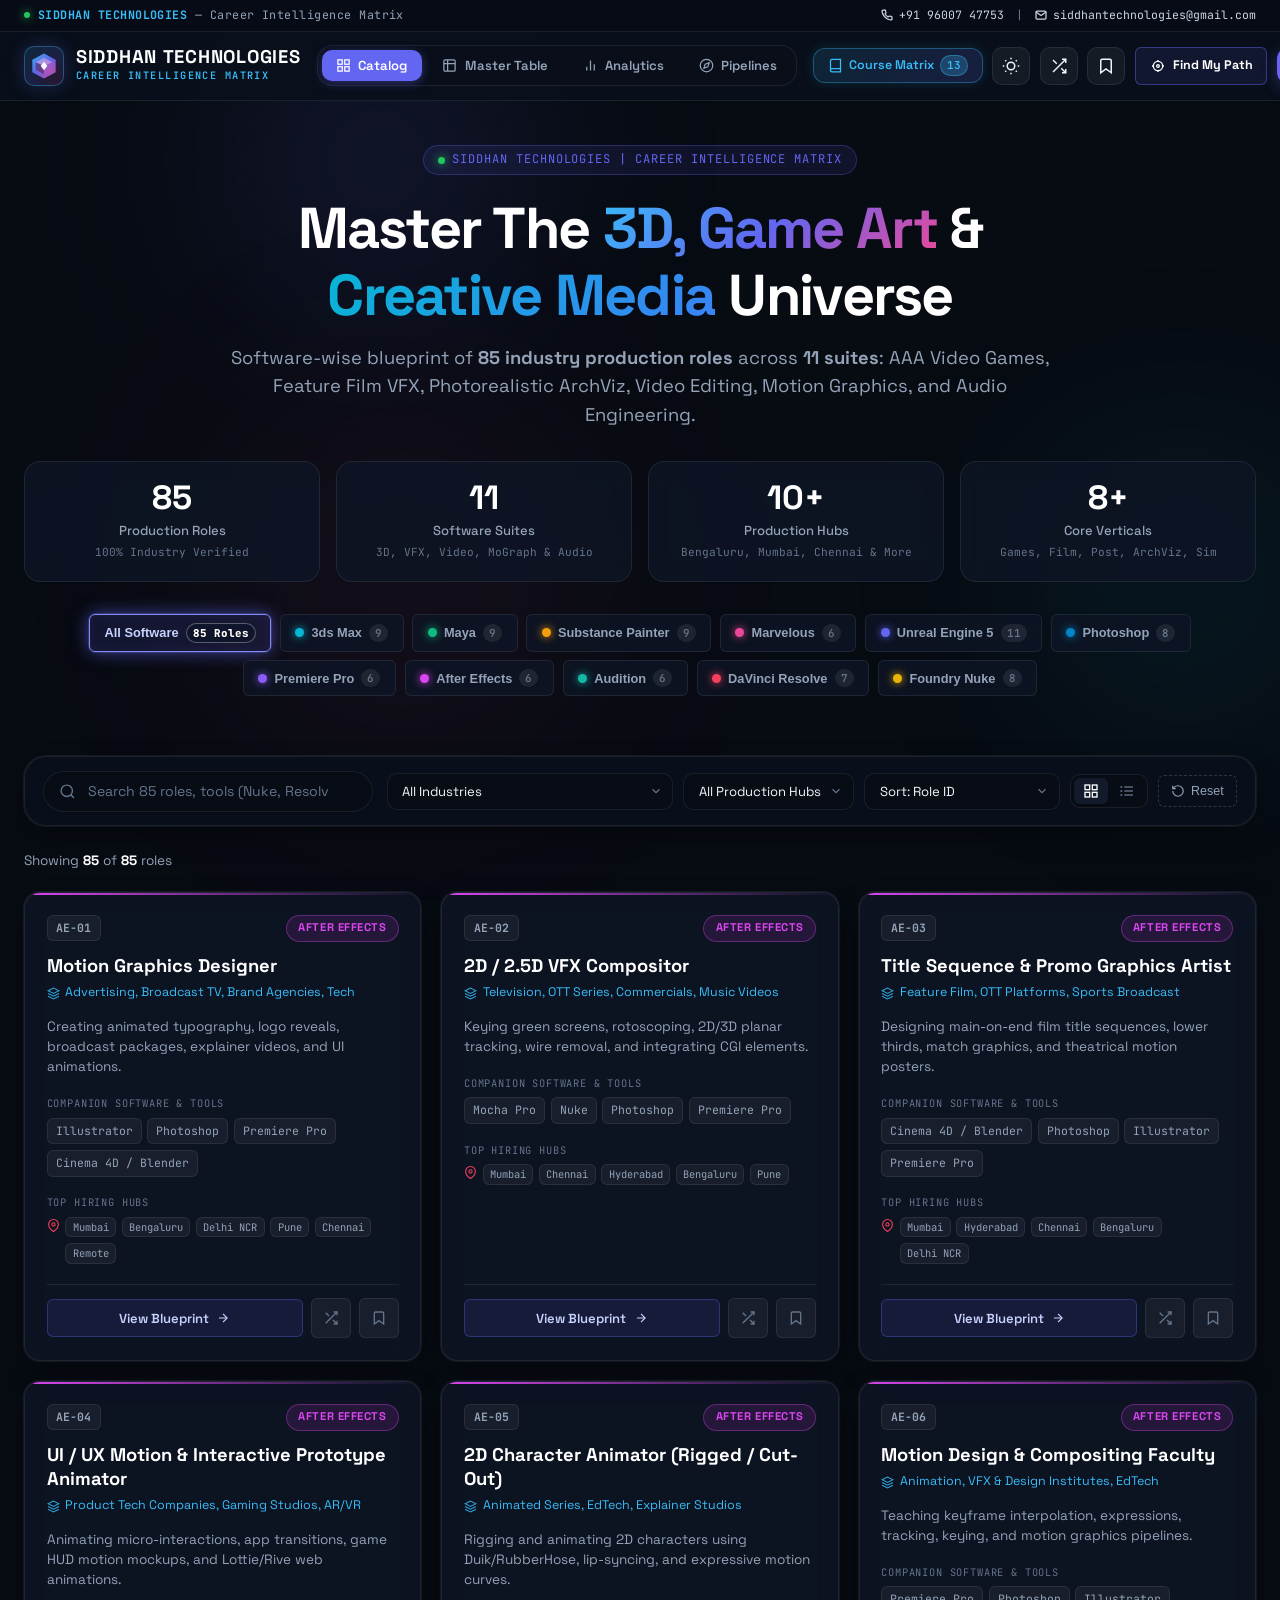
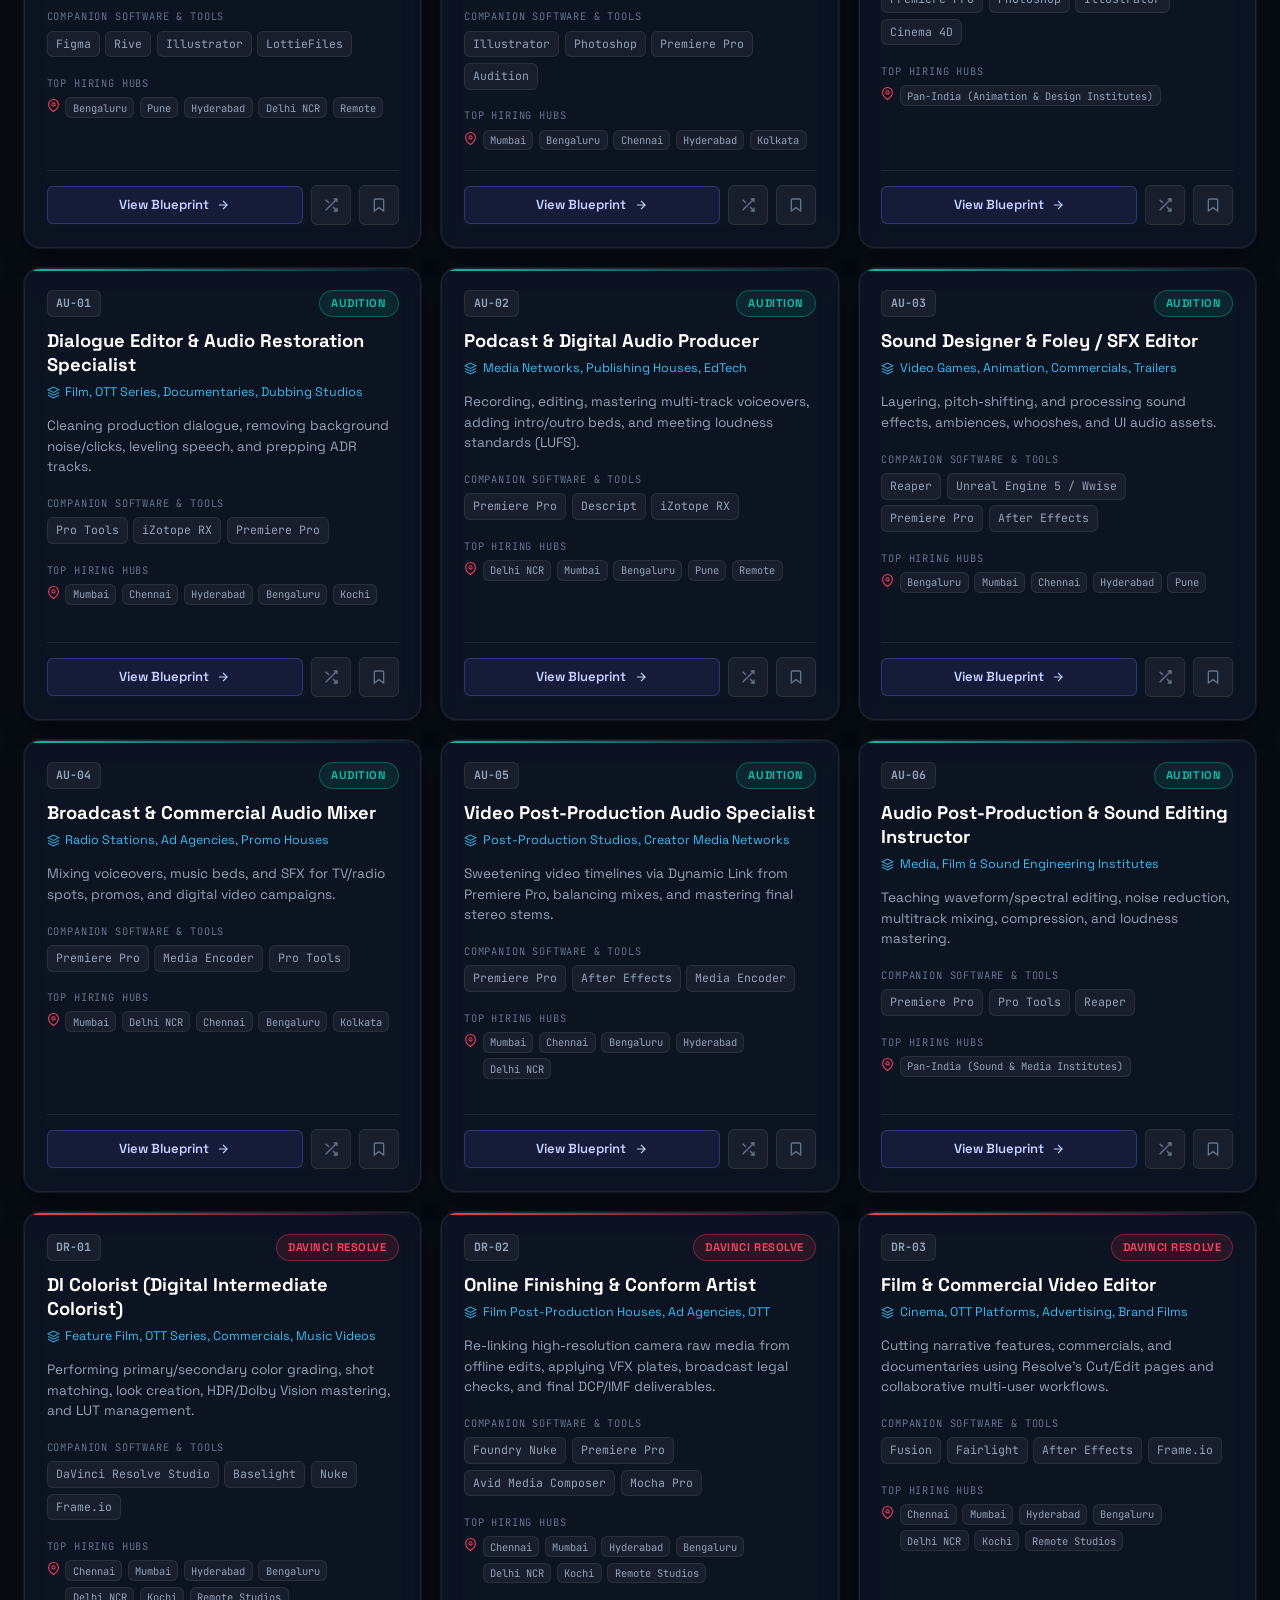
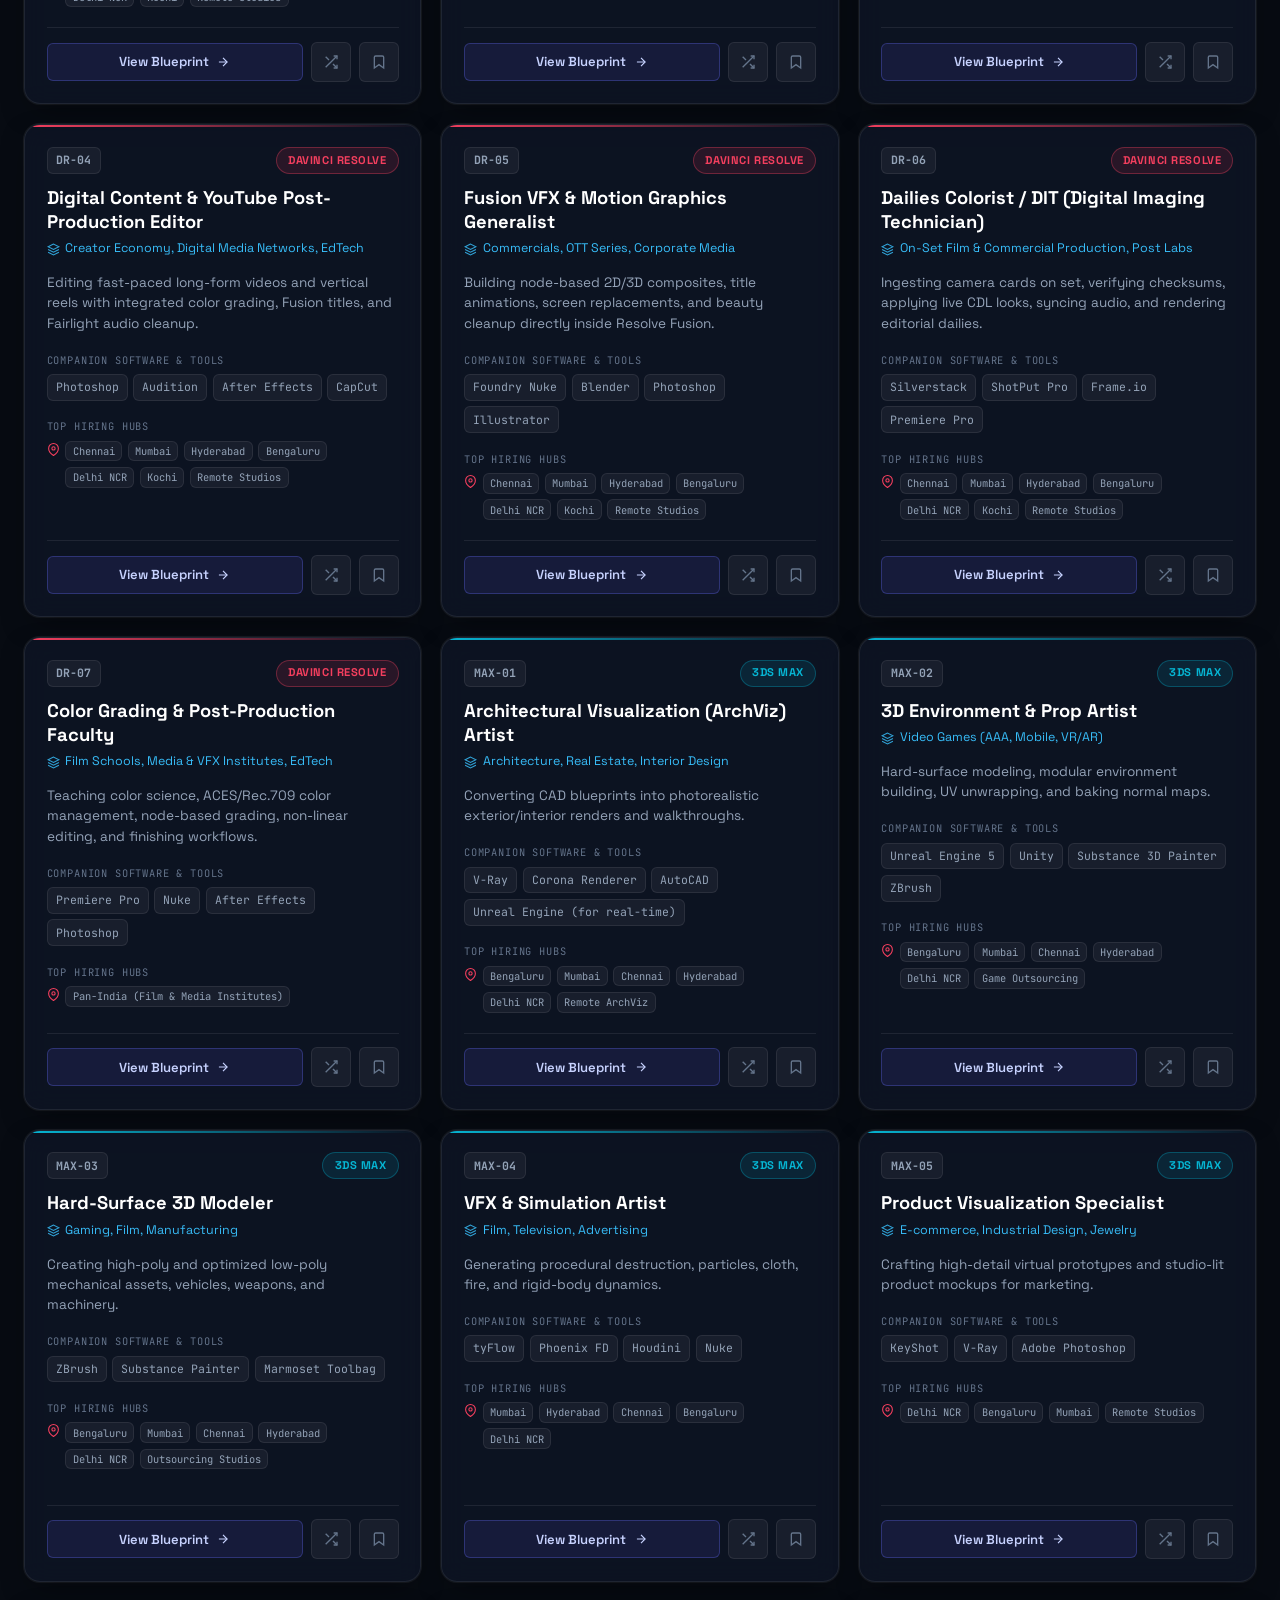
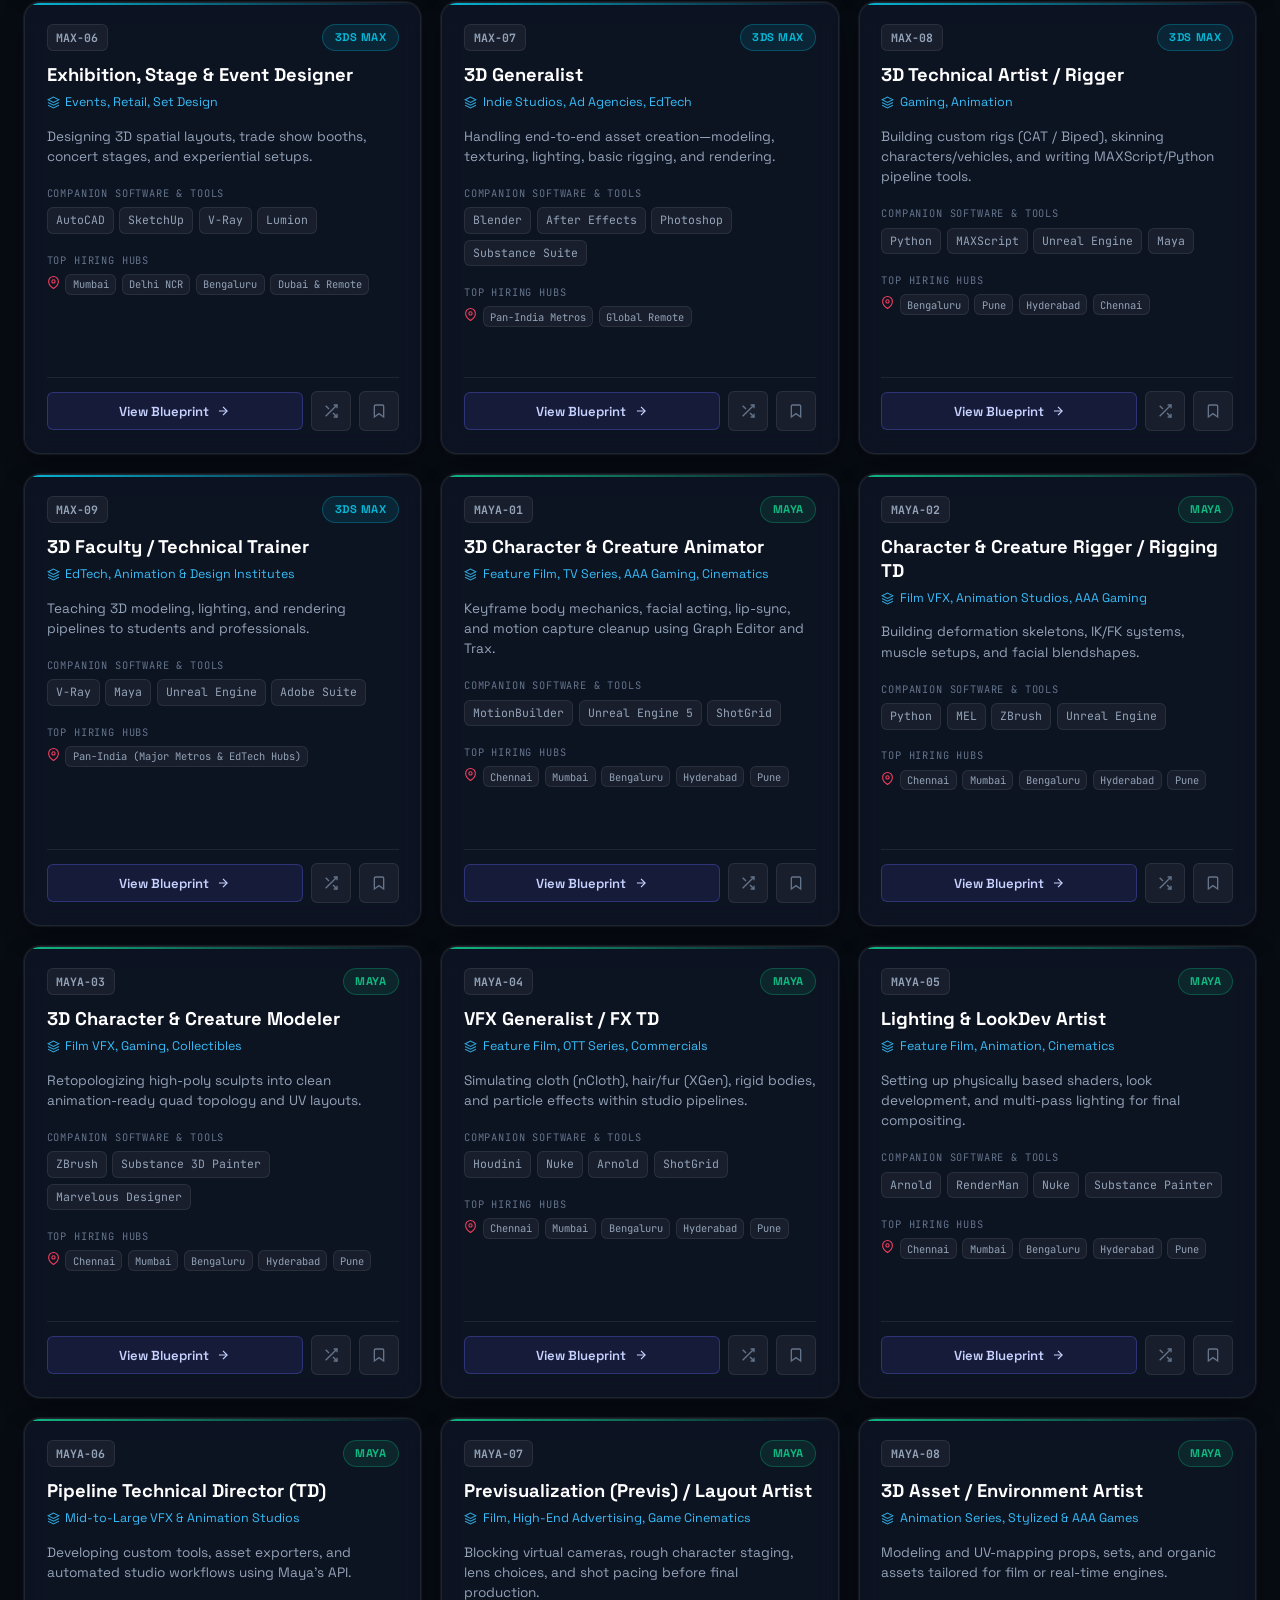
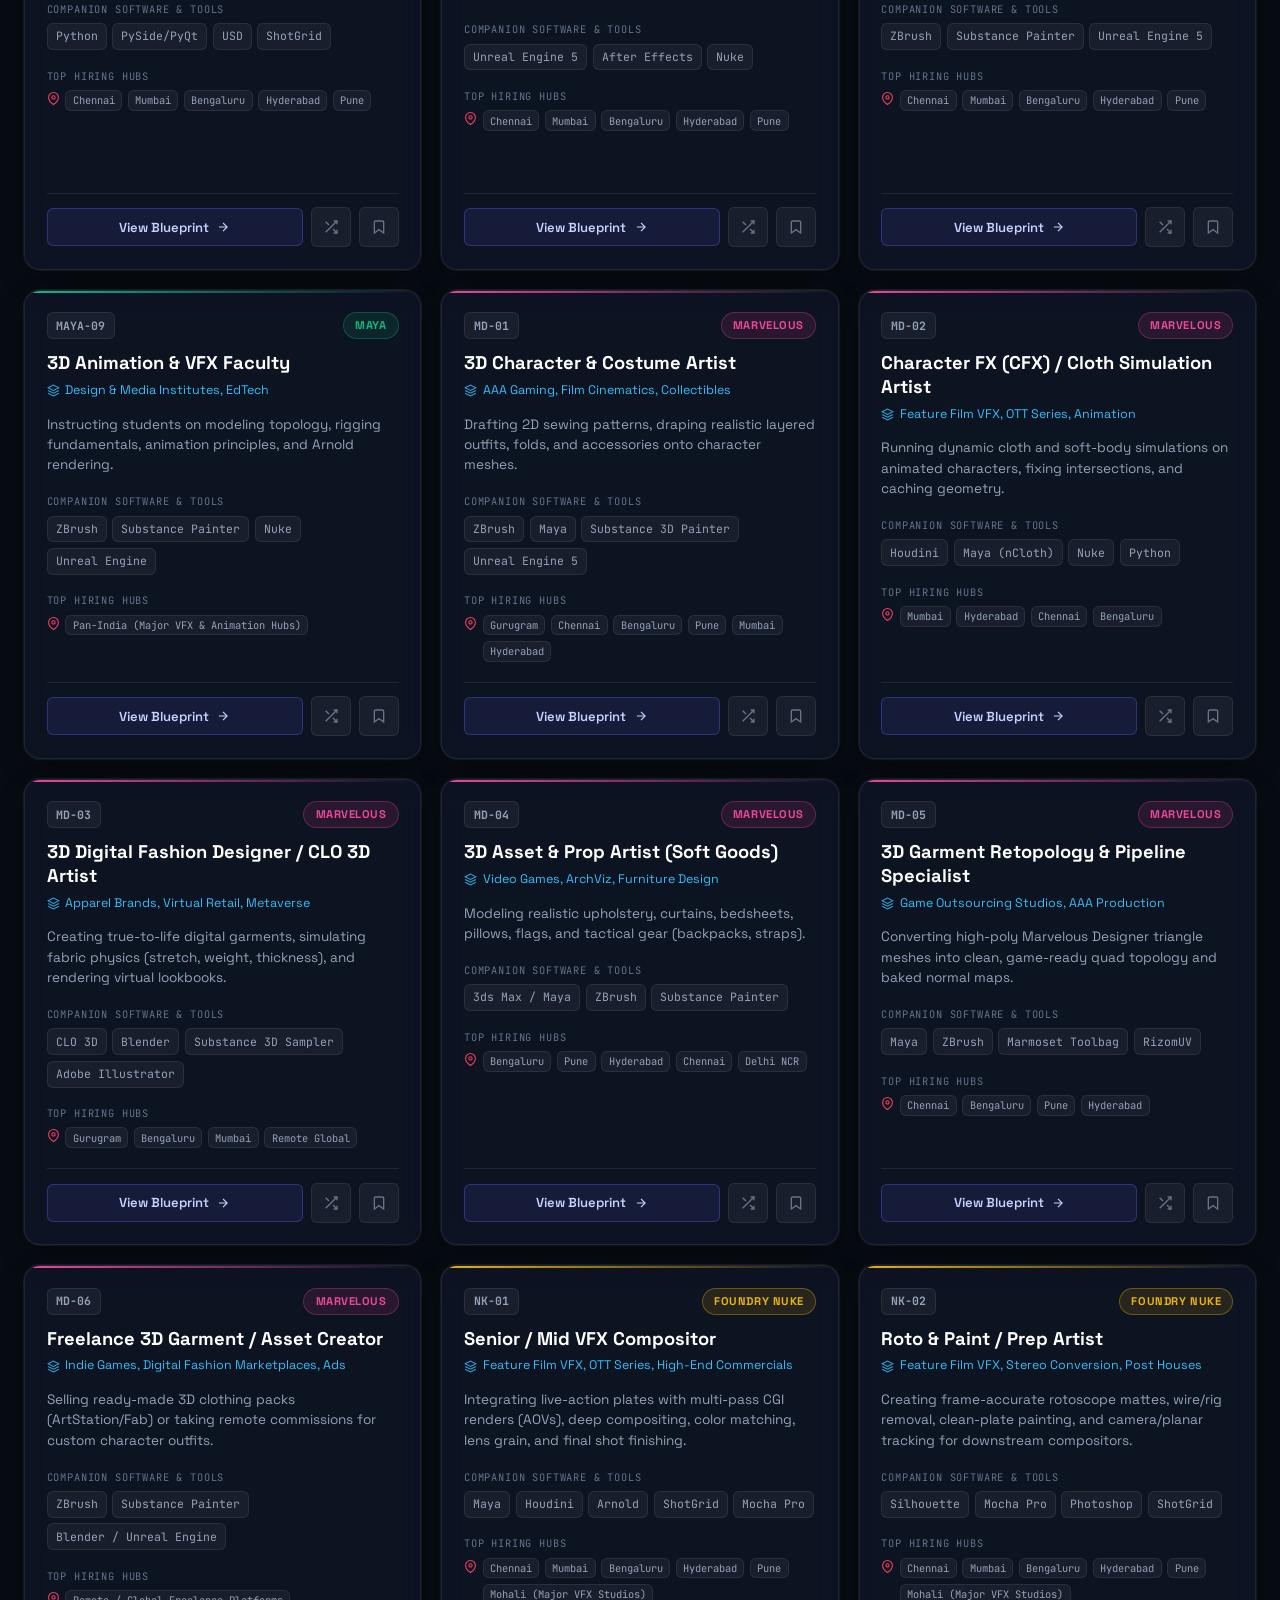
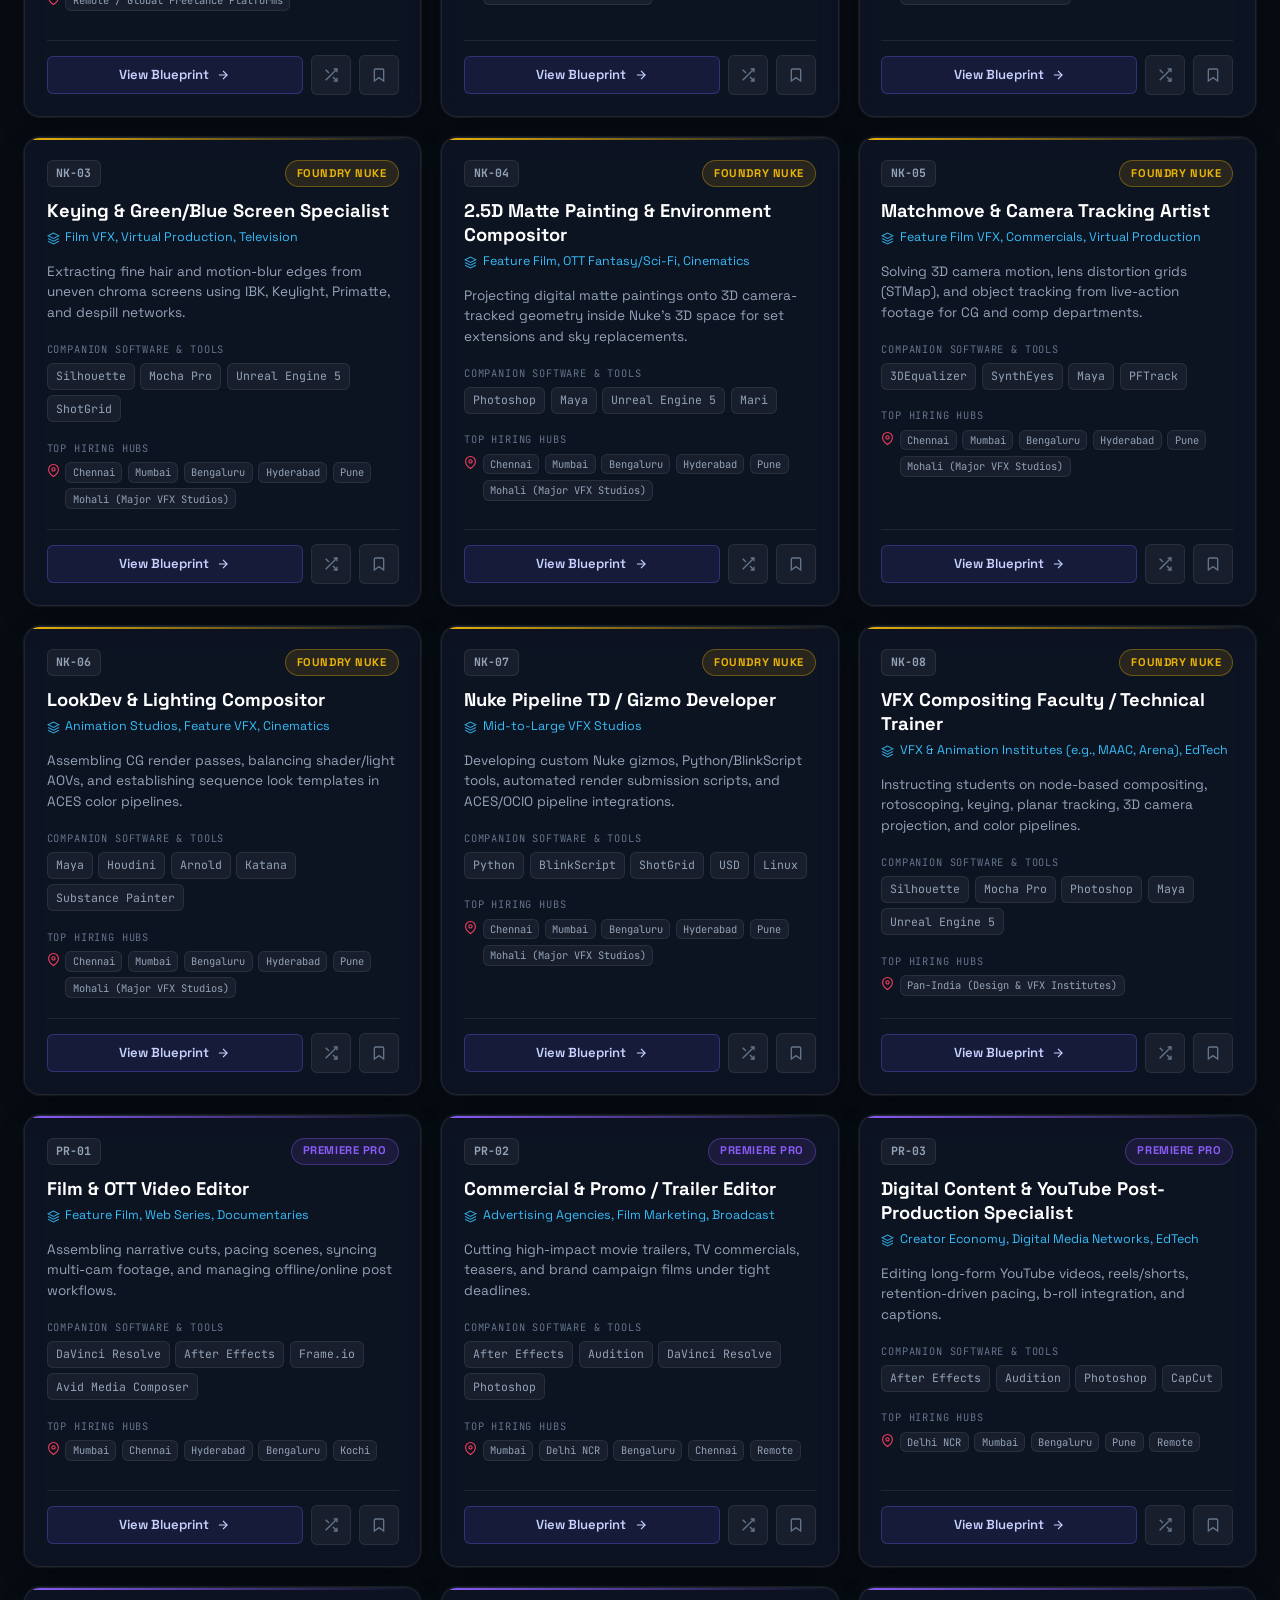
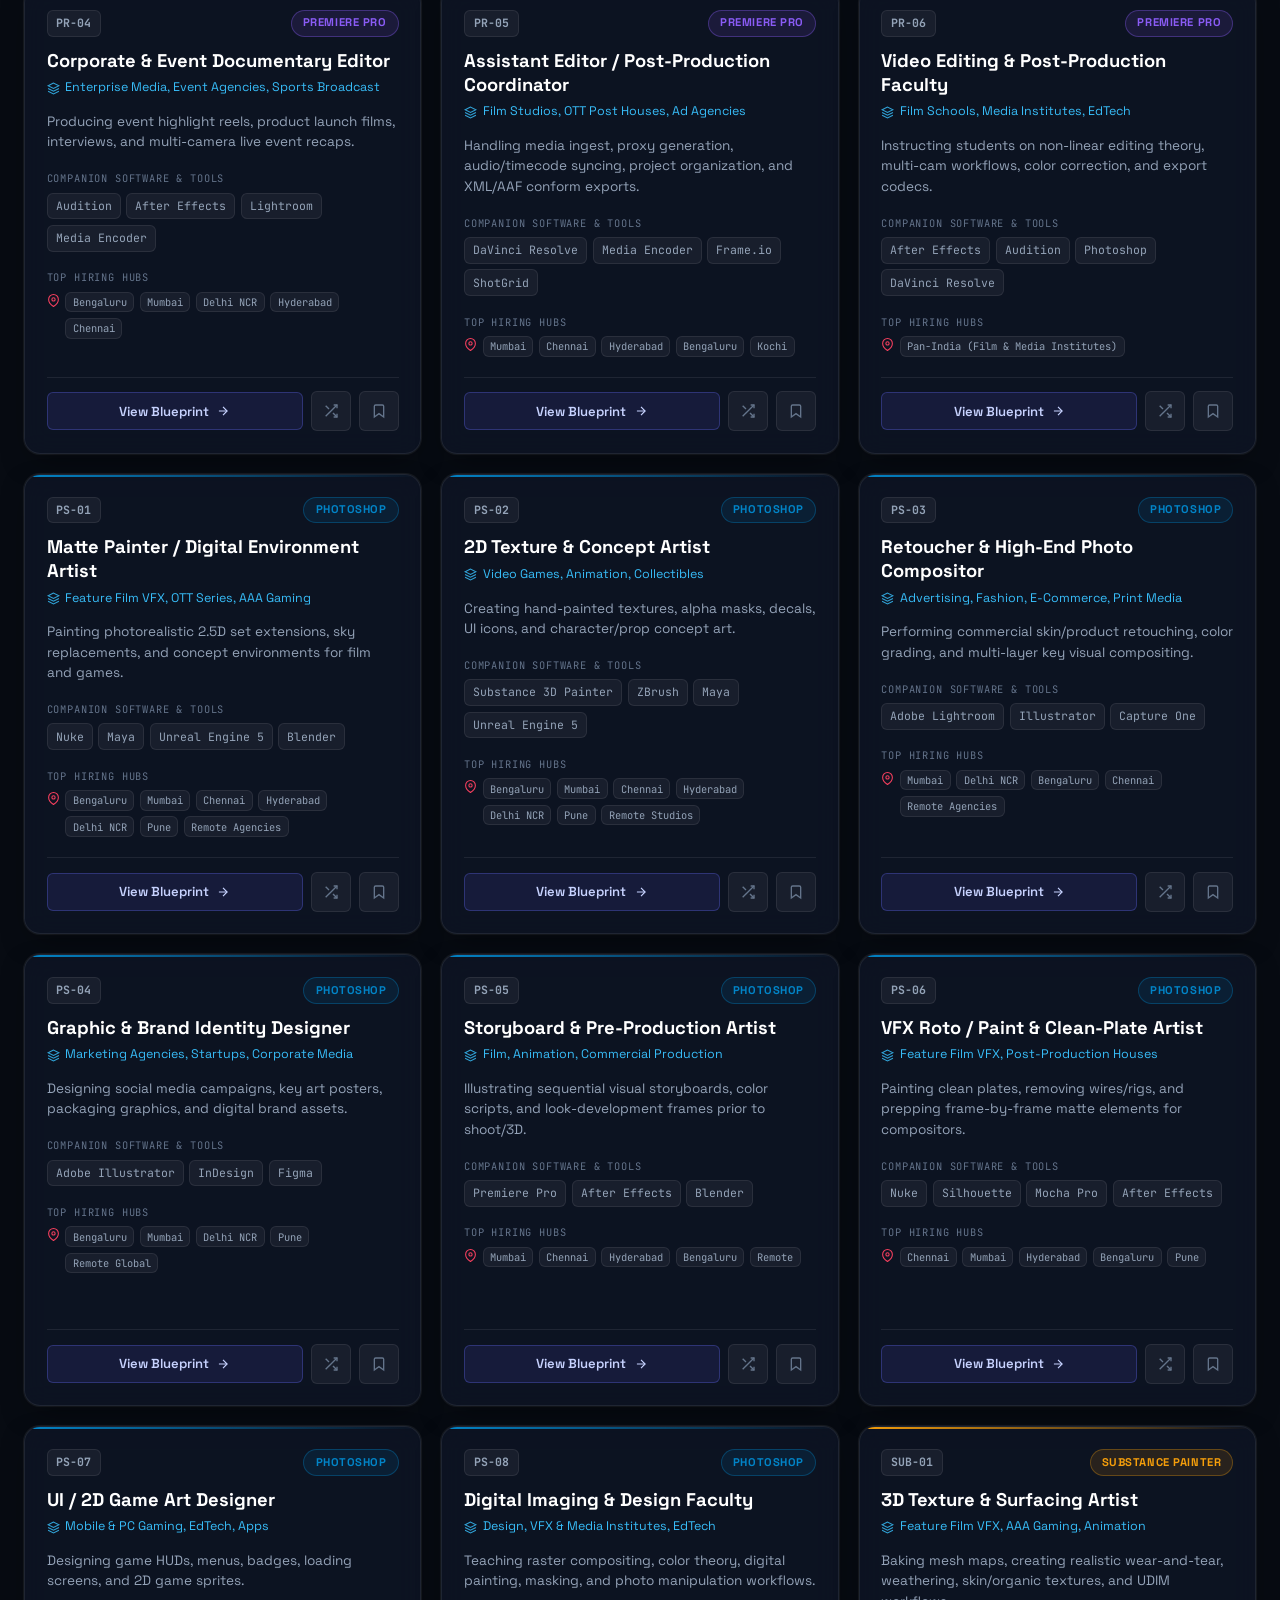
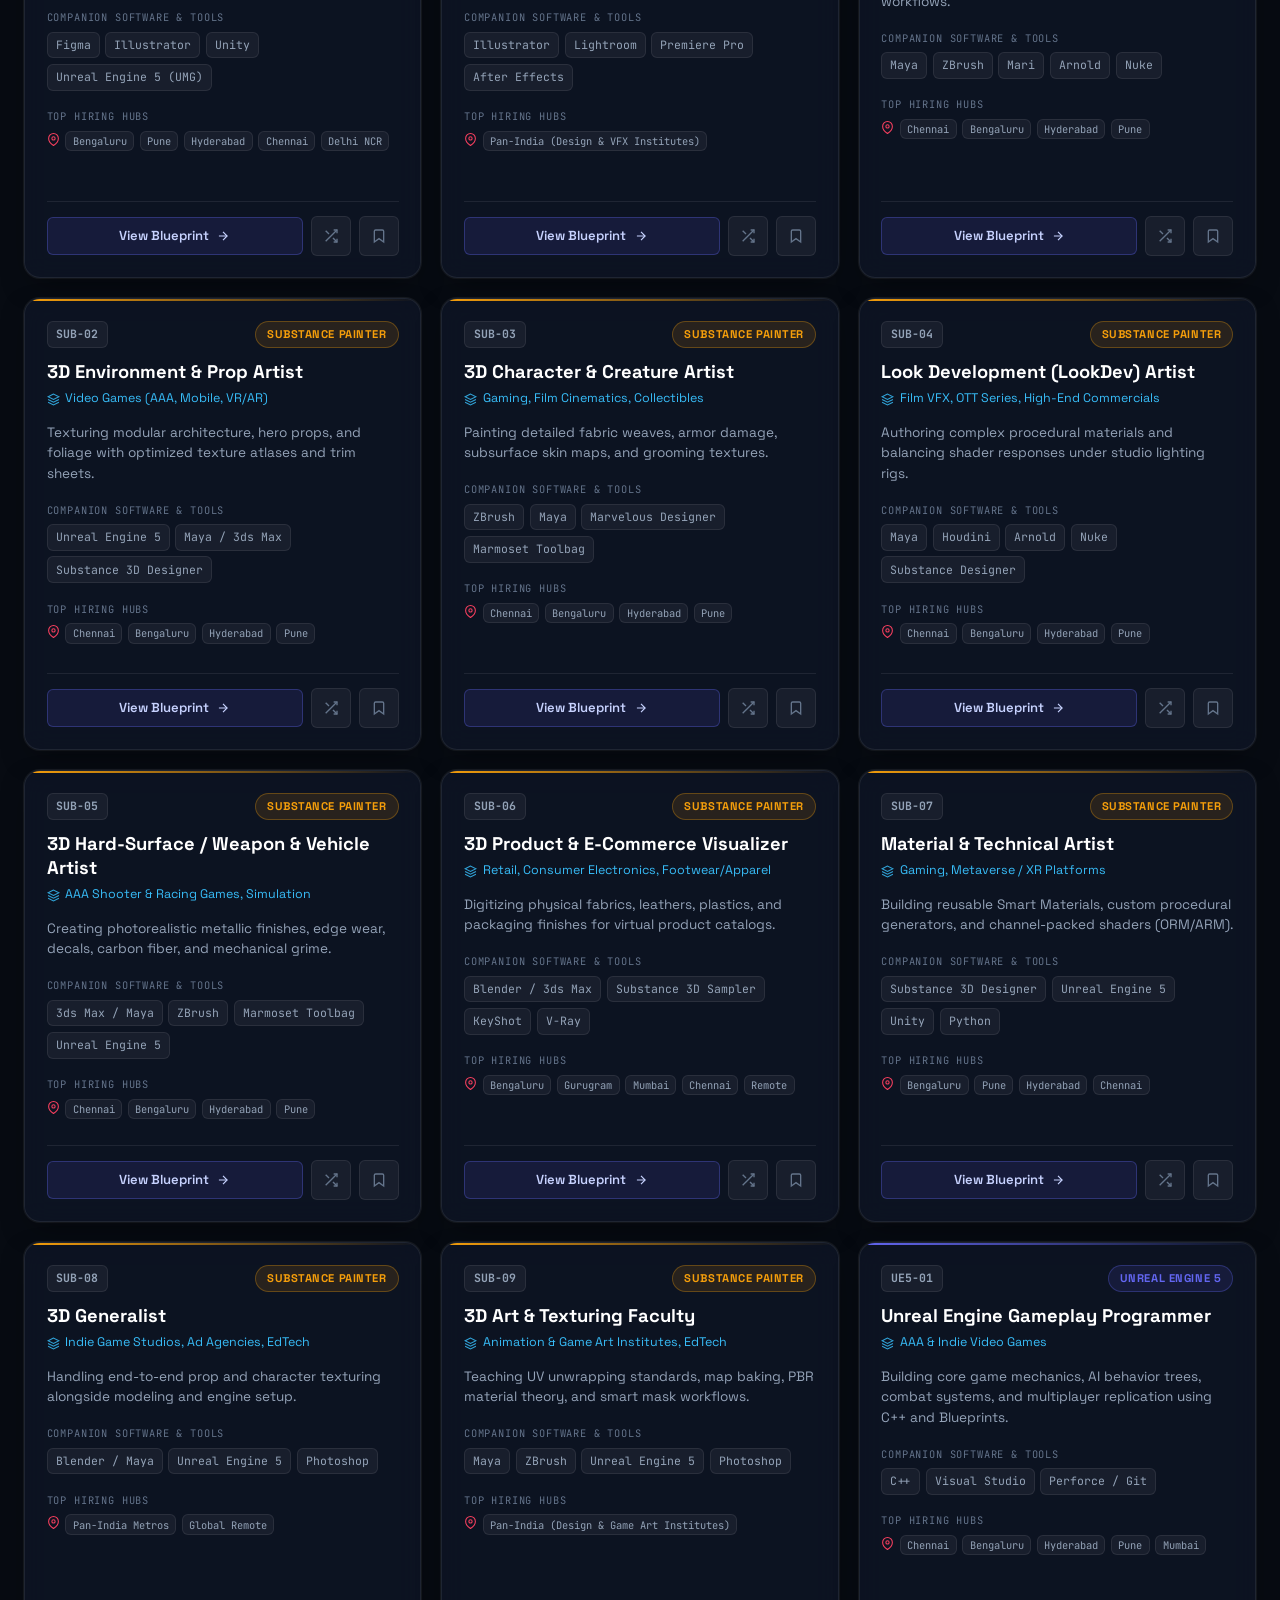
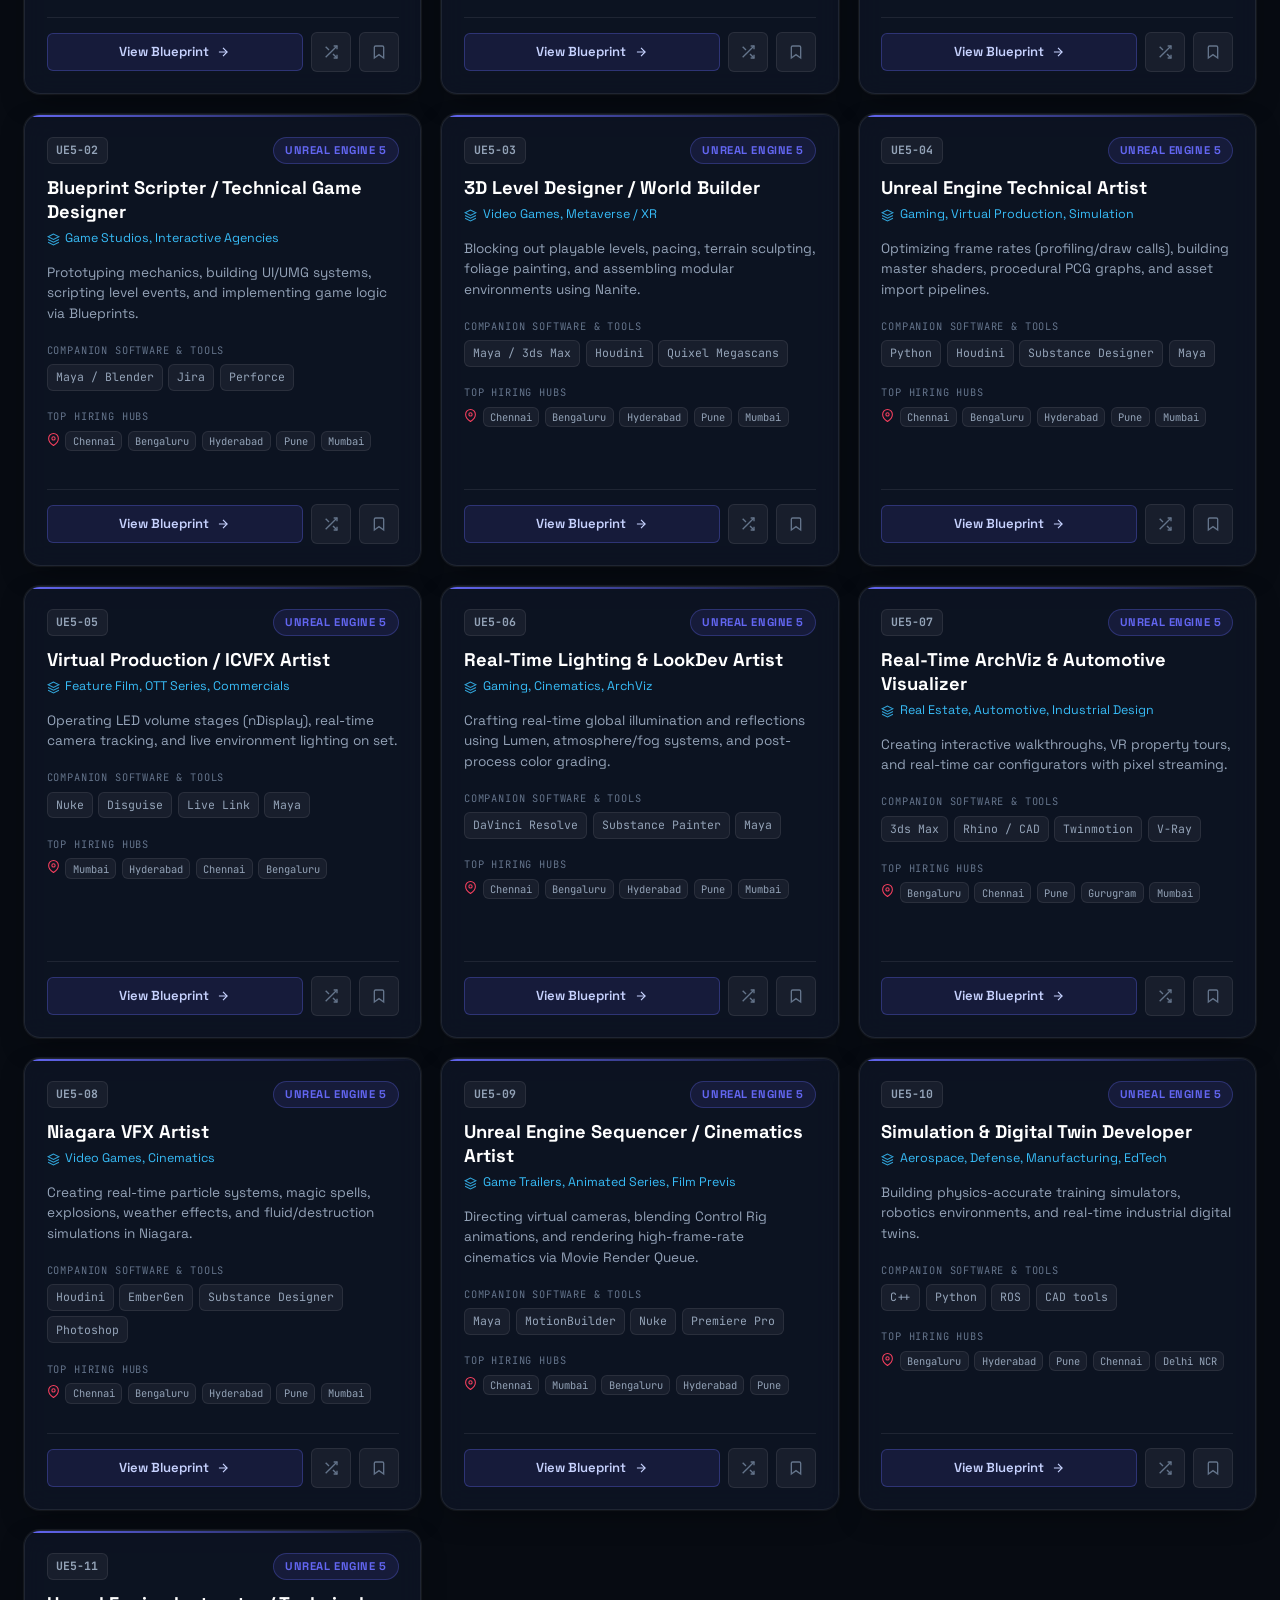
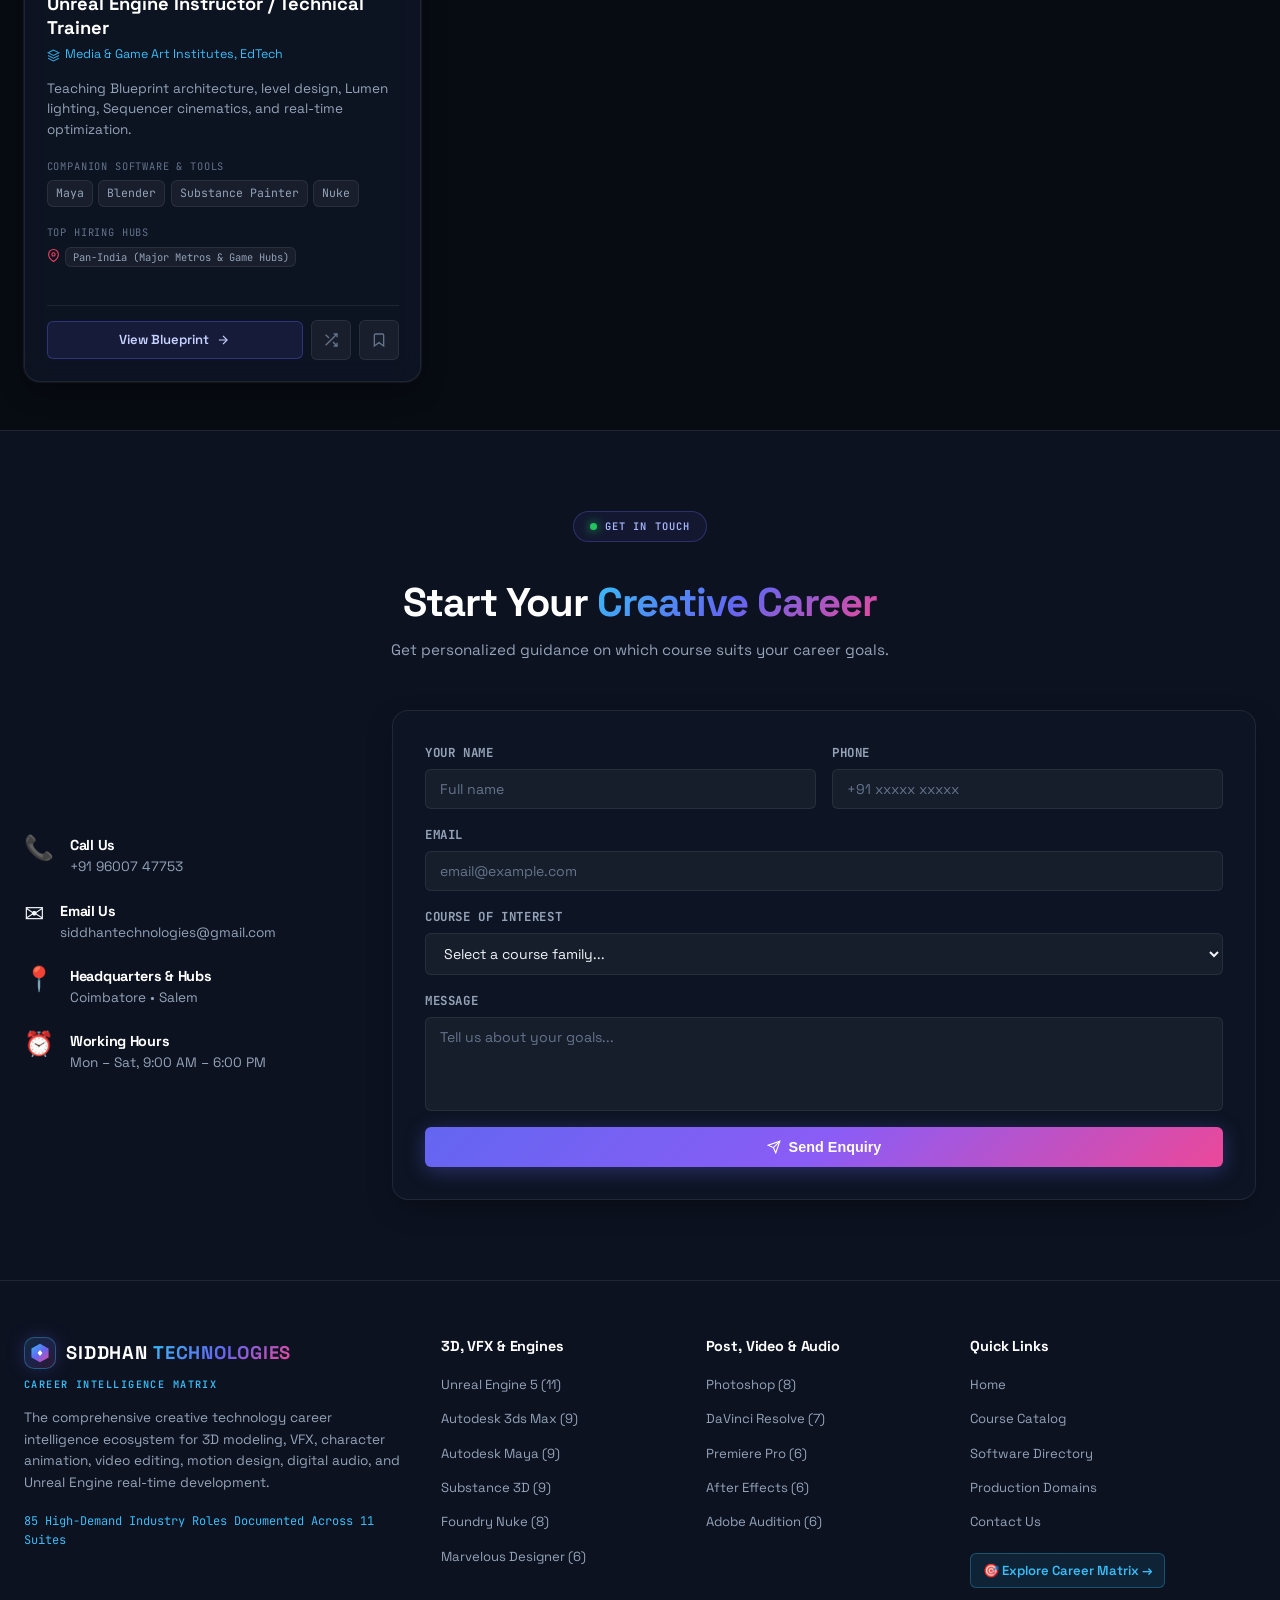
<file: Career/index.html>
<!DOCTYPE html>
<html lang="en" data-theme="dark">
<head>
  <meta charset="UTF-8">
  <meta name="viewport" content="width=device-width, initial-scale=1.0, maximum-scale=5.0, viewport-fit=cover">
  <title>SIDDHAN TECHNOLOGIES | Career Intelligence Matrix — 85 Creative &amp; Production Roles</title>
  <meta name="description" content="SIDDHAN TECHNOLOGIES Career Intelligence Matrix — Software-Wise Breakdown of 85 Industry Roles Across 11 Suites: AAA Gaming, Film VFX, ArchViz, Video, Motion Graphics &amp; Audio Production.">
  <meta name="theme-color" content="#070b12">
  <meta name="mobile-web-app-capable" content="yes">
  <meta name="apple-mobile-web-app-status-bar-style" content="black-translucent">
  <script src="../theme.js"></script>
  
  <!-- Google Fonts: Space Grotesk & JetBrains Mono -->
  <link rel="preconnect" href="https://fonts.googleapis.com">
  <link rel="preconnect" href="https://fonts.gstatic.com" crossorigin>
  <link href="https://fonts.googleapis.com/css2?family=JetBrains+Mono:wght@400;500;600;700&family=Space+Grotesk:wght@400;500;600;700;800&display=swap" rel="stylesheet">
  
  <!-- Application Stylesheet -->
  <link rel="stylesheet" href="css/styles.css?v=20261117-15">
  <link rel="icon" type="image/svg+xml" href="data:image/svg+xml,%3Csvg xmlns='http://www.w3.org/2000/svg' viewBox='0 0 36 36'%3E%3Cdefs%3E%3ClinearGradient id='g' x1='4' y1='2' x2='32' y2='34' gradientUnits='userSpaceOnUse'%3E%3Cstop offset='0%25' stop-color='%2338bdf8'/%3E%3Cstop offset='50%25' stop-color='%236366f1'/%3E%3Cstop offset='100%25' stop-color='%23ec4899'/%3E%3C/linearGradient%3E%3C/defs%3E%3Cpolygon points='18,3 32,10.5 32,25.5 18,33 4,25.5 4,10.5' fill='url(%23g)'/%3E%3Cpolygon points='18,8 28,13.5 18,18 8,13.5' fill='%23ffffff' opacity='0.35'/%3E%3Cpolygon points='18,13 22,18 18,23 14,18' fill='%23ffffff'/%3E%3C/svg%3E">
</head>
<body>

  <!-- Ambient Glowing Atmosphere -->
  <div class="bg-ambient">
    <div class="glow-orb-1"></div>
    <div class="glow-orb-2"></div>
    <div class="glow-orb-3"></div>
  </div>

  <!-- Top Contact Strip (shared across both portals) -->
  <div class="top-contact-strip">
    <div class="container top-contact-inner">
      <div class="tc-brand">
        <span class="pulse-dot" style="width:6px;height:6px"></span>
        <span><strong>SIDDHAN TECHNOLOGIES</strong> — Career Intelligence Matrix</span>
      </div>
      <div class="tc-links">
        <a href="tel:+919600747753" class="tc-link" title="Call Siddhan Technologies">
          <svg width="12" height="12" viewBox="0 0 24 24" fill="none" stroke="currentColor" stroke-width="2.5"><path d="M22 16.92v3a2 2 0 0 1-2.18 2 19.79 19.79 0 0 1-8.63-3.07 19.5 19.5 0 0 1-6-6 19.79 19.79 0 0 1-3.07-8.67A2 2 0 0 1 4.11 2h3a2 2 0 0 1 2 1.72 12.84 12.84 0 0 0 .7 2.81 2 2 0 0 1-.45 2.11L8.09 9.91a16 16 0 0 0 6 6l1.27-1.27a2 2 0 0 1 2.11-.45 12.84 12.84 0 0 0 2.81.7A2 2 0 0 1 22 16.92z"/></svg>
          +91 96007 47753
        </a>
        <span class="tc-divider">|</span>
        <a href="mailto:siddhantechnologies@gmail.com" class="tc-link" title="Email Siddhan Technologies">
          <svg width="12" height="12" viewBox="0 0 24 24" fill="none" stroke="currentColor" stroke-width="2.5"><path d="M4 4h16c1.1 0 2 .9 2 2v12c0 1.1-.9 2-2 2H4c-1.1 0-2-.9-2-2V6c0-1.1.9-2 2-2z"/><polyline points="22,6 12,13 2,6"/></svg>
          siddhantechnologies@gmail.com
        </a>
      </div>
    </div>
  </div>

  <!-- Top Sticky Header -->
  <header class="site-header">
    <div class="container nav-container">
      
      <!-- Brand Logo: SIDDHAN TECHNOLOGIES -->
      <a class="logo-area" href="../index.html" data-portal-link="hub" title="SIDDHAN TECHNOLOGIES — Home">
        <div class="logo-icon-box">
          <svg class="brand-logo-svg" width="30" height="30" viewBox="0 0 36 36" fill="none" xmlns="http://www.w3.org/2000/svg">
            <defs>
              <linearGradient id="mHdrGrad1" x1="4" y1="2" x2="32" y2="34" gradientUnits="userSpaceOnUse">
                <stop stop-color="#38bdf8"/>
                <stop offset="0.5" stop-color="#6366f1"/>
                <stop offset="1" stop-color="#ec4899"/>
              </linearGradient>
              <linearGradient id="mHdrGrad2" x1="8" y1="6" x2="28" y2="30" gradientUnits="userSpaceOnUse">
                <stop stop-color="#6366f1"/>
                <stop offset="1" stop-color="#ec4899"/>
              </linearGradient>
            </defs>
            <polygon points="18,3 32,10.5 32,25.5 18,33 4,25.5 4,10.5" fill="url(#mHdrGrad1)" opacity="0.95"/>
            <polygon points="18,8 28,13.5 28,22.5 18,28 8,22.5 8,13.5" fill="url(#mHdrGrad2)" opacity="0.75"/>
            <polygon points="18,8 28,13.5 18,18 8,13.5" fill="#ffffff" opacity="0.3"/>
            <polygon points="8,13.5 18,18 18,28 8,22.5" fill="#030712" opacity="0.35"/>
            <polygon points="28,13.5 18,18 18,28 28,22.5" fill="url(#mHdrGrad1)" opacity="0.35"/>
            <polygon points="18,13 22,18 18,23 14,18" fill="#ffffff" opacity="0.95"/>
          </svg>
        </div>
        <div class="logo-text">
          <div class="logo-brand">SIDDHAN <span>TECHNOLOGIES</span></div>
          <div class="logo-sub">CAREER INTELLIGENCE MATRIX</div>
        </div>
      </a>

      <!-- Center Desktop Navigation Tabs -->
      <nav class="nav-center">
        <button class="nav-tab-btn active" data-view="cards">
          <svg viewBox="0 0 24 24" stroke="currentColor" stroke-width="2" fill="none"><rect x="3" y="3" width="7" height="7"></rect><rect x="14" y="3" width="7" height="7"></rect><rect x="14" y="14" width="7" height="7"></rect><rect x="3" y="14" width="7" height="7"></rect></svg>
          <span>Catalog</span>
        </button>

        <button class="nav-tab-btn" data-view="table">
          <svg viewBox="0 0 24 24" stroke="currentColor" stroke-width="2" fill="none"><path d="M9 3H5a2 2 0 0 0-2 2v4m6-6h10a2 2 0 0 1 2 2v4M9 3v18m0 0h10a2 2 0 0 0 2-2V9M9 21H5a2 2 0 0 1-2-2V9m0 0h18"></path></svg>
          <span>Master Table</span>
        </button>

        <button class="nav-tab-btn" data-view="analytics">
          <svg viewBox="0 0 24 24" stroke="currentColor" stroke-width="2" fill="none"><line x1="18" y1="20" x2="18" y2="10"></line><line x1="12" y1="20" x2="12" y2="4"></line><line x1="6" y1="20" x2="6" y2="14"></line></svg>
          <span>Analytics</span>
        </button>

        <button class="nav-tab-btn" data-view="roadmaps">
          <svg viewBox="0 0 24 24" stroke="currentColor" stroke-width="2" fill="none"><circle cx="12" cy="12" r="10"></circle><polygon points="16.24 7.76 14.12 14.12 7.76 16.24 9.88 9.88 16.24 7.76"></polygon></svg>
          <span>Pipelines</span>
        </button>

      </nav>

      <!-- Nav Actions (Desktop & Mobile Friendly) -->
      <div class="nav-actions">
        <!-- Dynamic Portal Switcher: Course Curriculum -->
        <a href="../Course/index.html" class="portal-nav-pill" data-portal-link="course" title="Jump to Course &amp; Software Mapping Portal">
          <svg viewBox="0 0 24 24" width="15" height="15" stroke="currentColor" stroke-width="2" fill="none">
            <path d="M4 19.5A2.5 2.5 0 0 1 6.5 17H20"></path>
            <path d="M6.5 2H20v20H6.5A2.5 2.5 0 0 1 4 19.5v-15A2.5 2.5 0 0 1 6.5 2z"></path>
          </svg>
          <span class="portal-pill-text">Course Matrix</span>
          <span class="portal-pill-badge">13</span>
        </a>

        <!-- Theme Toggle -->
        <button class="btn-icon-nav" id="themeToggleBtn" title="Toggle Light/Dark Theme">
          <svg viewBox="0 0 24 24" width="18" height="18" stroke="currentColor" stroke-width="2" fill="none">
            <circle cx="12" cy="12" r="5"></circle>
            <line x1="12" y1="1" x2="12" y2="3"></line>
            <line x1="12" y1="21" x2="12" y2="23"></line>
            <line x1="4.22" y1="4.22" x2="5.64" y2="5.64"></line>
            <line x1="18.36" y1="18.36" x2="19.78" y2="19.78"></line>
            <line x1="1" y1="12" x2="3" y2="12"></line>
            <line x1="21" y1="12" x2="23" y2="12"></line>
            <line x1="4.22" y1="19.78" x2="5.64" y2="18.36"></line>
            <line x1="18.36" y1="5.64" x2="19.78" y2="4.22"></line>
          </svg>
        </button>

        <!-- Compare Roles -->
        <button class="btn-icon-nav" type="button" onclick="window.SiddhanTech.switchView('compare')" title="Role Comparison Matrix" aria-label="Open role comparison">
          <svg viewBox="0 0 24 24" width="18" height="18" stroke="currentColor" stroke-width="2" fill="none" aria-hidden="true">
            <polyline points="16 3 21 3 21 8"></polyline>
            <line x1="4" y1="20" x2="21" y2="3"></line>
            <polyline points="21 16 21 21 16 21"></polyline>
            <line x1="15" y1="15" x2="21" y2="21"></line>
            <line x1="4" y1="4" x2="9" y2="9"></line>
          </svg>
          <span class="badge-count" id="compareCountBadge" style="display:none;">0</span>
        </button>

        <!-- Saved Roles -->
        <button class="btn-icon-nav" type="button" onclick="window.SiddhanTech.openBookmarksModal()" title="View Saved Shortlist" aria-label="Open saved roles">
          <svg viewBox="0 0 24 24" width="18" height="18" stroke="currentColor" stroke-width="2" fill="none" aria-hidden="true">
            <path d="M19 21l-7-5-7 5V5a2 2 0 0 1 2-2h10a2 2 0 0 1 2 2z"></path>
          </svg>
          <span class="badge-count" id="bookmarkCountBadge" style="display:none;">0</span>
        </button>

        <button class="btn-find-path" type="button" onclick="window.SiddhanTech.openCareerWizard()" title="Find your career path" aria-label="Open the 3-step career pathway matcher">
          <svg viewBox="0 0 24 24" width="16" height="16" stroke="currentColor" stroke-width="2" fill="none" aria-hidden="true"><path d="M12 3v3m0 12v3M3 12h3m12 0h3"></path><circle cx="12" cy="12" r="7"></circle><circle cx="12" cy="12" r="2"></circle></svg>
          <span class="find-path-label">Find My Path</span>
        </button>

        <!-- Enquiry CTA -->
        <a href="#contact" class="btn-primary-action btn-cta">
          <svg viewBox="0 0 24 24" width="16" height="16" stroke="currentColor" stroke-width="2" fill="none"><polygon points="13 2 3 14 12 14 11 22 21 10 12 10 13 2"></polygon></svg>
          <span>Enquire Now</span>
        </a>
      </div>

    </div>
  </header>

  <!-- Main Container -->
  <main class="container">

    <!-- Hero Section -->
    <section class="hero-section">
      <div class="hero-pill-badge">
        <span class="pulse-dot"></span>
        <span>SIDDHAN TECHNOLOGIES | CAREER INTELLIGENCE MATRIX</span>
      </div>

      <h1 class="hero-title">
        Master The <span class="siddhan-gradient-text">3D, Game Art</span> & <br>
        <span class="cyan-gradient-text">Creative Media</span> Universe
      </h1>

      <p class="hero-desc">
        Software-wise blueprint of <strong>85 industry production roles</strong> across <strong>11 suites</strong>: AAA Video Games, Feature Film VFX, Photorealistic ArchViz, Video Editing, Motion Graphics, and Audio Engineering.
      </p>

      <!-- Key Metrics Row -->
      <div class="stats-grid">
        <div class="stat-card">
          <div class="stat-number">85</div>
          <div class="stat-label">Production Roles</div>
          <div class="stat-sub">100% Industry Verified</div>
        </div>

        <div class="stat-card">
          <div class="stat-number">11</div>
          <div class="stat-label">Software Suites</div>
          <div class="stat-sub">3D, VFX, Video, MoGraph & Audio</div>
        </div>

        <div class="stat-card">
          <div class="stat-number">10+</div>
          <div class="stat-label">Production Hubs</div>
          <div class="stat-sub">Bengaluru, Mumbai, Chennai & More</div>
        </div>

        <div class="stat-card">
          <div class="stat-number">8+</div>
          <div class="stat-label">Core Verticals</div>
          <div class="stat-sub">Games, Film, Post, ArchViz, Sim</div>
        </div>
      </div>

      <!-- Swipeable Software Quick-Jump Strip for all 11 suites -->
      <div class="software-strip-wrapper">
        <div class="software-strip" id="softwareStrip">
          <!-- Injected via JavaScript -->
        </div>
      </div>
    </section>

    <!-- Controls & Filter Toolbar -->
    <section class="controls-bar">
      <!-- Search Input -->
      <div class="search-box">
        <svg class="search-icon" viewBox="0 0 24 24" stroke="currentColor" stroke-width="2" fill="none">
          <circle cx="11" cy="11" r="8"></circle>
          <line x1="21" y1="21" x2="16.65" y2="16.65"></line>
        </svg>
        <input type="text" class="search-input" id="searchInput" placeholder="Search 85 roles, tools (Nuke, Resolve, C++, Lumen, Premiere)...">
        <button type="button" class="search-clear-btn" id="searchClearBtn" title="Clear Search" aria-label="Clear search">
          <svg viewBox="0 0 24 24" width="16" height="16" stroke="currentColor" stroke-width="2" fill="none"><line x1="18" y1="6" x2="6" y2="18"></line><line x1="6" y1="6" x2="18" y2="18"></line></svg>
        </button>
      </div>

      <!-- Mobile Filter Trigger Button -->
      <button class="btn-mobile-filter-trigger" onclick="window.SiddhanTech.openMobileFilterModal()">
        <svg viewBox="0 0 24 24" stroke="currentColor" stroke-width="2" fill="none"><polygon points="22 3 2 3 10 12.46 10 19 14 21 14 12.46 22 3"></polygon></svg>
        <span>Filters</span>
        <span class="filter-active-indicator" id="mobileFilterIndicator" style="display: none;"></span>
      </button>

      <!-- Desktop Dropdown Filters -->
      <div class="filter-dropdowns">
        <!-- Industry Select -->
        <div class="select-wrapper">
          <select class="custom-select" id="industryFilter">
            <option value="all">All Industries</option>
          </select>
          <svg class="select-arrow" viewBox="0 0 24 24" stroke="currentColor" stroke-width="2" fill="none"><polyline points="6 9 12 15 18 9"></polyline></svg>
        </div>

        <!-- Production Hub Select -->
        <div class="select-wrapper">
          <select class="custom-select" id="hubFilter">
            <option value="all">All Production Hubs</option>
          </select>
          <svg class="select-arrow" viewBox="0 0 24 24" stroke="currentColor" stroke-width="2" fill="none"><polyline points="6 9 12 15 18 9"></polyline></svg>
        </div>

        <!-- Sort Select -->
        <div class="select-wrapper">
          <select class="custom-select" id="sortSelect">
            <option value="id-asc">Sort: Role ID</option>
            <option value="title-asc">Sort: Title (A-Z)</option>
            <option value="title-desc">Sort: Title (Z-A)</option>
            <option value="demand-desc">Sort: Demand (Highest)</option>
            <option value="software">Sort: Software</option>
          </select>
          <svg class="select-arrow" viewBox="0 0 24 24" stroke="currentColor" stroke-width="2" fill="none"><polyline points="6 9 12 15 18 9"></polyline></svg>
        </div>

        <!-- Catalog Layout Toggle (Grid vs List) -->
        <div class="view-mode-toggle">
          <button class="btn-view-toggle active" data-layout="grid" title="Grid Card View" aria-label="Grid card view" aria-pressed="true">
            <svg viewBox="0 0 24 24" width="16" height="16" stroke="currentColor" stroke-width="2" fill="none"><rect x="3" y="3" width="7" height="7"></rect><rect x="14" y="3" width="7" height="7"></rect><rect x="14" y="14" width="7" height="7"></rect><rect x="3" y="14" width="7" height="7"></rect></svg>
          </button>
          <button class="btn-view-toggle" data-layout="list" title="List View" aria-label="List view" aria-pressed="false">
            <svg viewBox="0 0 24 24" width="16" height="16" stroke="currentColor" stroke-width="2" fill="none"><line x1="8" y1="6" x2="21" y2="6"></line><line x1="8" y1="12" x2="21" y2="12"></line><line x1="8" y1="18" x2="21" y2="18"></line><circle cx="3.5" cy="6" r=".5" fill="currentColor"></circle><circle cx="3.5" cy="12" r=".5" fill="currentColor"></circle><circle cx="3.5" cy="18" r=".5" fill="currentColor"></circle></svg>
          </button>
        </div>

        <!-- Reset Button -->
        <button class="btn-reset-filters" id="resetFiltersBtn" title="Reset all applied filters">
          <svg viewBox="0 0 24 24" width="14" height="14" stroke="currentColor" stroke-width="2" fill="none"><path d="M3 12a9 9 0 1 0 9-9 9.75 9.75 0 0 0-6.74 2.74L3 8"></path><path d="M3 3v5h5"></path></svg>
          <span>Reset</span>
        </button>
      </div>
    </section>

    <!-- Active Filter Chips & Results Count -->
    <div class="results-status-bar">
      <div class="results-count" id="rolesCountDisplay">
        Showing <span>85</span> of <span>85</span> roles
      </div>
      <div class="active-filter-chips" id="activeFilterChips"></div>
    </div>

    <!-- ==========================================
         VIEW 1: ROLE CARDS GRID
         ========================================== -->
    <section id="viewCards">
      <div class="roles-grid" id="rolesGrid">
        <!-- Rendered via JavaScript -->
      </div>
    </section>

    <!-- ==========================================
         VIEW 2: MASTER SPREADSHEET TABLE
         ========================================== -->
    <section id="viewTable" style="display: none;">
      <div class="table-view-container">
        <div class="table-responsive">
          <table class="matrix-table">
            <thead>
              <tr>
                <th>Role ID</th>
                <th>Software Suite</th>
                <th>Job Role</th>
                <th>Primary Industry</th>
                <th>Core Responsibilities</th>
                <th>Companion Tools</th>
                <th>Production Hubs</th>
              </tr>
            </thead>
            <tbody id="matrixTableBody">
              <!-- Rendered via JavaScript -->
            </tbody>
          </table>
        </div>
      </div>
    </section>

    <!-- ==========================================
         VIEW 3: ECOSYSTEM ANALYTICS & HUB MAPS
         ========================================== -->
    <section id="viewAnalytics" class="analytics-dashboard" style="display: none;">
      <div class="analytics-grid-top">
        
        <!-- Software Distribution Panel -->
        <div class="analytics-panel">
          <div class="panel-header">
            <h3 class="panel-title">
              <svg viewBox="0 0 24 24" width="20" height="20" stroke="var(--primary)" stroke-width="2" fill="none"><circle cx="12" cy="12" r="10"></circle><path d="M12 2a10 10 0 0 1 10 10H12V2z"></path></svg>
              Software Suite Market Share
            </h3>
            <span class="panel-tag">85 TOTAL ROLES</span>
          </div>
          <div id="analyticsSoftwareBars">
            <!-- Rendered via JavaScript -->
          </div>
        </div>

        <!-- Top Metro Production Hubs Panel -->
        <div class="analytics-panel">
          <div class="panel-header">
            <h3 class="panel-title">
              <svg viewBox="0 0 24 24" width="20" height="20" stroke="#f43f5e" stroke-width="2" fill="none"><path d="M21 10c0 7-9 13-9 13s-9-6-9-13a9 9 0 0 1 18 0z"></path><circle cx="12" cy="10" r="3"></circle></svg>
              Top Production Hubs & Markets
            </h3>
            <span class="panel-tag">PAN-INDIA & GLOBAL</span>
          </div>
          <div class="hubs-ranking-list" id="analyticsHubsList">
            <!-- Rendered via JavaScript -->
          </div>
        </div>

      </div>

      <!-- Cross-Discipline Tool Synergy Cloud -->
      <div class="analytics-panel">
        <div class="panel-header">
          <h3 class="panel-title">
            <svg viewBox="0 0 24 24" width="20" height="20" stroke="#f59e0b" stroke-width="2" fill="none"><polygon points="12 2 15.09 8.26 22 9.27 17 14.14 18.18 21.02 12 17.77 5.82 21.02 7 14.14 2 9.27 8.91 8.26 12 2"></polygon></svg>
            Most In-Demand Companion Technologies
          </h3>
          <span class="panel-tag">CROSS-TOOL SYNERGY</span>
        </div>
        <p style="color: var(--text-muted); font-size: 0.88rem; margin-bottom: 1.25rem;">
          These companion software tools appear most frequently alongside the 11 primary suites across job postings. Tap any tool to filter corresponding roles.
        </p>
        <div class="tool-synergy-grid" id="analyticsToolsGrid">
          <!-- Rendered via JavaScript -->
        </div>
      </div>
    </section>

    <!-- ==========================================
         VIEW 4: PRODUCTION PIPELINE ROADMAPS
         ========================================== -->
    <section id="viewRoadmaps" style="display: none;">
      <div style="text-align: center; max-width: 700px; margin: 0 auto 2rem;">
        <h2 style="font-size: 1.8rem; margin-bottom: 0.4rem;">Studio Production Pipelines</h2>
        <p style="color: var(--text-muted); font-size: 0.9rem;">
          Explore how 3D modeling, dynamic simulations, post-production video editing, color grading, and Nuke compositing connect sequentially in modern studios.
        </p>
      </div>

      <div class="pipelines-container" id="pipelinesContainer">
        <!-- Rendered via JavaScript -->
      </div>
    </section>

    <!-- ==========================================
         VIEW 5: ROLE COMPARISON MATRIX
         ========================================== -->
    <section id="viewCompare" style="display: none;">
      <div class="comparison-container" id="comparisonContainer">
        <!-- Rendered via JavaScript -->
      </div>
    </section>

  </main>

  <!-- ==========================================
       MOBILE BOTTOM NAVIGATION BAR (FIXED)
       ========================================== -->
  <nav class="mobile-bottom-nav">
    <button class="mobile-nav-item active" data-view="cards" onclick="window.SiddhanTech.switchView('cards')">
      <svg viewBox="0 0 24 24" stroke="currentColor" stroke-width="2" fill="none"><rect x="3" y="3" width="7" height="7"></rect><rect x="14" y="3" width="7" height="7"></rect><rect x="14" y="14" width="7" height="7"></rect><rect x="3" y="14" width="7" height="7"></rect></svg>
      <span>Roles</span>
    </button>

    <button class="mobile-nav-item" data-view="table" onclick="window.SiddhanTech.switchView('table')">
      <svg viewBox="0 0 24 24" stroke="currentColor" stroke-width="2" fill="none"><path d="M9 3H5a2 2 0 0 0-2 2v4m6-6h10a2 2 0 0 1 2 2v4M9 3v18m0 0h10a2 2 0 0 0 2-2V9M9 21H5a2 2 0 0 1-2-2V9m0 0h18"></path></svg>
      <span>Matrix</span>
    </button>

    <button class="mobile-nav-item" data-view="analytics" onclick="window.SiddhanTech.switchView('analytics')">
      <svg viewBox="0 0 24 24" stroke="currentColor" stroke-width="2" fill="none"><line x1="18" y1="20" x2="18" y2="10"></line><line x1="12" y1="20" x2="12" y2="4"></line><line x1="6" y1="20" x2="6" y2="14"></line></svg>
      <span>Analytics</span>
    </button>

    <button class="mobile-nav-item" data-view="roadmaps" onclick="window.SiddhanTech.switchView('roadmaps')">
      <svg viewBox="0 0 24 24" stroke="currentColor" stroke-width="2" fill="none"><circle cx="12" cy="12" r="10"></circle><polygon points="16.24 7.76 14.12 14.12 7.76 16.24 9.88 9.88 16.24 7.76"></polygon></svg>
      <span>Pipelines</span>
    </button>

    <button class="mobile-nav-item" onclick="window.SiddhanTech.openBookmarksModal()">
      <svg viewBox="0 0 24 24" stroke="currentColor" stroke-width="2" fill="none"><path d="M19 21l-7-5-7 5V5a2 2 0 0 1 2-2h10a2 2 0 0 1 2 2z"></path></svg>
      <span>Saved</span>
      <span class="mobile-nav-badge" id="mobileSavedBadge" style="display: none;">0</span>
    </button>

    <a href="../Course/index.html" class="mobile-nav-item mobile-portal-btn" data-portal-link="course" title="Jump to Course Curriculum">
      <svg viewBox="0 0 24 24" stroke="currentColor" stroke-width="2" fill="none"><path d="M4 19.5A2.5 2.5 0 0 1 6.5 17H20"></path><path d="M6.5 2H20v20H6.5A2.5 2.5 0 0 1 4 19.5v-15A2.5 2.5 0 0 1 6.5 2z"></path></svg>
      <span>Courses</span>
    </a>
  </nav>

  <!-- ==========================================
       MODALS & DRAWERS (With Mobile Bottom Sheet)
       ========================================== -->

  <!-- Modal: Mobile Filters Bottom Sheet -->
  <div class="modal-overlay" id="mobileFilterModal">
    <div class="modal-dialog">
      <div class="sheet-drag-handle"></div>
      <div class="modal-header">
        <div>
          <div class="pipeline-tag">Search & Explore</div>
          <h2 style="font-size: 1.3rem;">Filter Roles</h2>
        </div>
        <button class="modal-close-btn" onclick="window.SiddhanTech.closeModal('mobileFilterModal')">
          <svg viewBox="0 0 24 24" width="18" height="18" stroke="currentColor" stroke-width="2" fill="none"><line x1="18" y1="6" x2="6" y2="18"></line><line x1="6" y1="6" x2="18" y2="18"></line></svg>
        </button>
      </div>
      <div class="modal-body" style="display: flex; flex-direction: column; gap: 1.25rem;">
        <div>
          <label style="font-size: 0.78rem; font-family: var(--font-mono); color: var(--text-dim); display: block; margin-bottom: 0.4rem; text-transform: uppercase;">Software Suite</label>
          <select class="custom-select" id="mobileSwSelect" style="width: 100%;">
            <option value="all">All 11 Software Suites (85)</option>
            <option value="unreal">Unreal Engine 5 (11)</option>
            <option value="max">Autodesk 3ds Max (9)</option>
            <option value="maya">Autodesk Maya (9)</option>
            <option value="substance">Substance 3D Painter (9)</option>
            <option value="nuke">Foundry Nuke (8)</option>
            <option value="photoshop">Adobe Photoshop (8)</option>
            <option value="resolve">DaVinci Resolve (7)</option>
            <option value="marvelous">Marvelous Designer (6)</option>
            <option value="premiere">Adobe Premiere Pro (6)</option>
            <option value="aftereffects">Adobe After Effects (6)</option>
            <option value="audition">Adobe Audition (6)</option>
          </select>
        </div>

        <div>
          <label style="font-size: 0.78rem; font-family: var(--font-mono); color: var(--text-dim); display: block; margin-bottom: 0.4rem; text-transform: uppercase;">Primary Industry</label>
          <select class="custom-select" id="mobileIndSelect" style="width: 100%;">
            <option value="all">All Industries</option>
          </select>
        </div>

        <div>
          <label style="font-size: 0.78rem; font-family: var(--font-mono); color: var(--text-dim); display: block; margin-bottom: 0.4rem; text-transform: uppercase;">Production Metro Hub</label>
          <select class="custom-select" id="mobileHubSelect" style="width: 100%;">
            <option value="all">All Production Hubs</option>
          </select>
        </div>

        <div>
          <label style="font-size: 0.78rem; font-family: var(--font-mono); color: var(--text-dim); display: block; margin-bottom: 0.4rem; text-transform: uppercase;">Sort Order</label>
          <select class="custom-select" id="mobileSortSelect" style="width: 100%;">
            <option value="id-asc">Role ID</option>
            <option value="title-asc">Title (A-Z)</option>
            <option value="demand-desc">Demand (Highest)</option>
            <option value="software">Software</option>
          </select>
        </div>
      </div>
      <div class="modal-footer">
        <button class="btn-reset-filters" onclick="window.SiddhanTech.resetAllFilters(); window.SiddhanTech.closeModal('mobileFilterModal');">Reset All</button>
        <button class="btn-primary-action" style="flex: 1; justify-content: center;" onclick="window.SiddhanTech.applyMobileFilters(); window.SiddhanTech.closeModal('mobileFilterModal');">Apply Filters</button>
      </div>
    </div>
  </div>

  <!-- Modal: Role Blueprint Details -->
  <div class="modal-overlay" id="roleModal">
    <div class="modal-dialog">
      <div class="sheet-drag-handle"></div>
      <div id="roleModalContent">
        <!-- Injected via JavaScript -->
      </div>
    </div>
  </div>

  <!-- Modal: Career Matcher Wizard -->
  <div class="modal-overlay" id="wizardModal">
    <div class="modal-dialog">
      <div class="sheet-drag-handle"></div>
      <div id="wizardModalContent">
        <!-- Injected via JavaScript -->
      </div>
    </div>
  </div>

  <!-- Modal: Saved Shortlist / Bookmarks -->
  <div class="modal-overlay" id="bookmarksModal">
    <div class="modal-dialog">
      <div class="sheet-drag-handle"></div>
      <div id="bookmarksModalContent">
        <!-- Injected via JavaScript -->
      </div>
    </div>
  </div>

  <!-- Modal: Executive PDF Dossier Preview & Export -->
  <div class="modal-overlay" id="pdfPreviewModal">
    <div class="modal-dialog" style="max-width: 880px;">
      <div class="sheet-drag-handle"></div>
      <div class="modal-header" style="position: sticky; top: 0; background: var(--bg-secondary); z-index: 10; border-bottom: 1px solid var(--border-medium); display: flex; justify-content: space-between; align-items: center; padding: 1rem 1.4rem;">
        <div>
          <div class="pipeline-tag">Executive Document Preview</div>
          <h2 style="font-size: 1.25rem;">Saved Roles Career Dossier</h2>
        </div>
        <div style="display: flex; align-items: center; gap: 0.55rem; flex-wrap: wrap;">
          <button class="btn-pdf-action" onclick="window.SiddhanTech.downloadPDFFromPreview()" title="Download PDF File">
            <svg viewBox="0 0 24 24" width="16" height="16" stroke="currentColor" stroke-width="2" fill="none"><path d="M14 2H6a2 2 0 0 0-2 2v16a2 2 0 0 0 2 2h12a2 2 0 0 0 2-2V8z"></path><polyline points="14 2 14 8 20 8"></polyline><line x1="16" y1="13" x2="8" y2="13"></line><line x1="16" y1="17" x2="8" y2="17"></line><polyline points="10 9 9 9 8 9"></polyline></svg>
            <span>Download PDF</span>
          </button>
          <button class="btn-reset-filters" onclick="window.SiddhanTech.printShortlistPDF()" title="Print or Save via Browser" style="display: flex; align-items: center; gap: 0.35rem;">
            <svg viewBox="0 0 24 24" width="14" height="14" stroke="currentColor" stroke-width="2" fill="none"><polyline points="6 9 6 2 18 2 18 9"></polyline><path d="M6 18H4a2 2 0 0 1-2-2v-5a2 2 0 0 1 2-2h16a2 2 0 0 1 2 2v5a2 2 0 0 1-2 2h-2"></path><rect x="6" y="14" width="12" height="8"></rect></svg>
            <span>Print</span>
          </button>
          <button class="modal-close-btn" onclick="window.SiddhanTech.closeModal('pdfPreviewModal')" title="Close Preview">
            <svg viewBox="0 0 24 24" width="18" height="18" stroke="currentColor" stroke-width="2" fill="none"><line x1="18" y1="6" x2="6" y2="18"></line><line x1="6" y1="6" x2="18" y2="18"></line></svg>
          </button>
        </div>
      </div>
      <div class="modal-body" style="padding: 1.25rem; background: rgba(0, 0, 0, 0.45);">
        <div id="pdfDossierContent" class="pdf-paper-sheet">
          <!-- Injected via JavaScript -->
        </div>
      </div>
    </div>
  </div>

  <!-- Back to Top -->
  <button class="btt-btn" id="bttBtn" type="button" title="Back to top" aria-label="Back to top">
    <svg width="16" height="16" viewBox="0 0 24 24" fill="none" stroke="currentColor" stroke-width="2.5" aria-hidden="true"><polyline points="18 15 12 9 6 15"></polyline></svg>
  </button>

  <!-- Toast Notification Hub -->
  <div class="toast-container" id="toastContainer"></div>

    <!-- ===== GET IN TOUCH / CONTACT & ENQUIRY SECTION ===== -->
  <section class="contact-section" id="contact">
    <div class="container">
      <div class="section-header">
        <div class="eyebrow-pill sm">
          <span class="pulse-dot"></span>
          <span>Get In Touch</span>
        </div>
        <h2 class="section-title-alt">Start Your <span class="grad-text-cyan">Creative Career</span></h2>
        <p class="section-desc-alt">Get personalized guidance on which course suits your career goals.</p>
      </div>
      <div class="contact-layout">
        <div class="contact-left">
          <div class="contact-info-block">
            <div class="ci-icon">📞</div>
            <div>
              <h4>Call Us</h4>
              <p>+91 96007 47753</p>
            </div>
          </div>
          <div class="contact-info-block">
            <div class="ci-icon">✉</div>
            <div>
              <h4>Email Us</h4>
              <p>siddhantechnologies@gmail.com</p>
            </div>
          </div>
          <div class="contact-info-block">
            <div class="ci-icon">📍</div>
            <div>
              <h4>Headquarters &amp; Hubs</h4>
              <p>Coimbatore &bull; Salem</p>
            </div>
          </div>
          <div class="contact-info-block">
            <div class="ci-icon">⏰</div>
            <div>
              <h4>Working Hours</h4>
              <p>Mon &ndash; Sat, 9:00 AM &ndash; 6:00 PM</p>
            </div>
          </div>
        </div>
        <form class="contact-form-new" id="contactForm">
          <input type="text" name="_honey" tabindex="-1" autocomplete="off" aria-hidden="true" style="display:none">
          <div class="form-row">
            <div class="form-field">
              <label>Your Name</label>
              <input type="text" name="name" placeholder="Full name" required />
            </div>
            <div class="form-field">
              <label>Phone</label>
              <input type="tel" name="phone" placeholder="+91 xxxxx xxxxx" />
            </div>
          </div>
          <div class="form-field">
            <label>Email</label>
            <input type="email" name="email" placeholder="email@example.com" required />
          </div>
          <div class="form-field">
            <label>Course of Interest</label>
            <select name="course">
              <option value="" disabled selected>Select a course family...</option>
              <option>3D Animation (9102)</option>
              <option>VFX (9103)</option>
              <option>Gaming (9104)</option>
              <option>Graphic Design &amp; Multimedia (9105)</option>
              <option>Digital Film Making (9106)</option>
            </select>
          </div>
          <div class="form-field">
            <label>Message</label>
            <textarea name="message" rows="4" placeholder="Tell us about your goals..."></textarea>
          </div>
          <button type="submit" class="btn btn-cta-full">
            <svg width="14" height="14" viewBox="0 0 24 24" fill="none" stroke="currentColor" stroke-width="2"><line x1="22" y1="2" x2="11" y2="13"/><polygon points="22 2 15 22 11 13 2 9 22 2"/></svg>
            <span>Send Enquiry</span>
          </button>
        </form>
      </div>
    </div>
  </section>

  <!-- Site Footer -->
  <footer class="site-footer">
    <div class="container">
      <div class="footer-grid">
        <div class="footer-brand-col">
          <div class="footer-brand-header">
            <div class="logo-icon-box" style="width: 32px; height: 32px; display: inline-flex;">
              <svg class="brand-logo-svg" width="22" height="22" viewBox="0 0 36 36" fill="none" xmlns="http://www.w3.org/2000/svg">
                <defs>
                  <linearGradient id="ftrGrad1" x1="4" y1="2" x2="32" y2="34" gradientUnits="userSpaceOnUse">
                    <stop stop-color="#38bdf8"/>
                    <stop offset="0.5" stop-color="#6366f1"/>
                    <stop offset="1" stop-color="#ec4899"/>
                  </linearGradient>
                </defs>
                <polygon points="18,3 32,10.5 32,25.5 18,33 4,25.5 4,10.5" fill="url(#ftrGrad1)"/>
                <polygon points="18,13 22,18 18,23 14,18" fill="#ffffff"/>
              </svg>
            </div>
            <div class="logo-brand">SIDDHAN <span>TECHNOLOGIES</span></div>
          </div>
          <div class="logo-sub" style="margin-bottom: 0.85rem; color: #38bdf8;">CAREER INTELLIGENCE MATRIX</div>
          <p style="font-size: 0.85rem; color: var(--text-muted); line-height: 1.6; max-width: 380px;">
            The comprehensive creative technology career intelligence ecosystem for 3D modeling, VFX, character animation, video editing, motion design, digital audio, and Unreal Engine real-time development.
          </p>
          <div style="margin-top: 1.15rem; font-family: var(--font-mono); font-size: 0.75rem; color: #38bdf8;">
            85 High-Demand Industry Roles Documented Across 11 Suites
          </div>
        </div>

        <div>
          <h4 class="footer-col-title">3D, VFX &amp; Engines</h4>
          <ul class="footer-links">
            <li><a href="javascript:void(0)" onclick="window.SiddhanTech.filterByTool('Unreal Engine 5')">Unreal Engine 5 (11)</a></li>
            <li><a href="javascript:void(0)" onclick="window.SiddhanTech.filterByTool('3ds Max')">Autodesk 3ds Max (9)</a></li>
            <li><a href="javascript:void(0)" onclick="window.SiddhanTech.filterByTool('Maya')">Autodesk Maya (9)</a></li>
            <li><a href="javascript:void(0)" onclick="window.SiddhanTech.filterByTool('Substance 3D Painter')">Substance 3D (9)</a></li>
            <li><a href="javascript:void(0)" onclick="window.SiddhanTech.filterByTool('Foundry Nuke')">Foundry Nuke (8)</a></li>
            <li><a href="javascript:void(0)" onclick="window.SiddhanTech.filterByTool('Marvelous Designer')">Marvelous Designer (6)</a></li>
          </ul>
        </div>

        <div>
          <h4 class="footer-col-title">Post, Video &amp; Audio</h4>
          <ul class="footer-links">
            <li><a href="javascript:void(0)" onclick="window.SiddhanTech.filterByTool('Adobe Photoshop')">Photoshop (8)</a></li>
            <li><a href="javascript:void(0)" onclick="window.SiddhanTech.filterByTool('DaVinci Resolve')">DaVinci Resolve (7)</a></li>
            <li><a href="javascript:void(0)" onclick="window.SiddhanTech.filterByTool('Adobe Premiere Pro')">Premiere Pro (6)</a></li>
            <li><a href="javascript:void(0)" onclick="window.SiddhanTech.filterByTool('Adobe After Effects')">After Effects (6)</a></li>
            <li><a href="javascript:void(0)" onclick="window.SiddhanTech.filterByTool('Adobe Audition')">Adobe Audition (6)</a></li>
          </ul>
        </div>

        <div>
          <h4 class="footer-col-title">Quick Links</h4>
          <ul class="footer-links">
            <li><a href="../index.html" data-portal-link="hub">Home</a></li>
            <li><a href="../Course/index.html" data-portal-link="course">Course Catalog</a></li>
            <li><a href="#viewAnalytics" onclick="window.SiddhanTech.switchView('analytics'); document.getElementById('viewAnalytics').scrollIntoView({behavior: 'smooth', block: 'start'}); return false;">Software Directory</a></li>
            <li><a href="#viewRoadmaps" onclick="window.SiddhanTech.switchView('roadmaps'); document.getElementById('viewRoadmaps').scrollIntoView({behavior: 'smooth', block: 'start'}); return false;">Production Domains</a></li>
            <li><a href="#contact">Contact Us</a></li>
            <li style="margin-top: 0.65rem;">
              <a href="#viewCards" class="footer-portal-link" onclick="window.SiddhanTech.switchView('cards'); document.getElementById('viewCards').scrollIntoView({behavior: 'smooth', block: 'start'}); return false;">
                <span>🎯 Explore Career Matrix &rarr;</span>
              </a>
            </li>
          </ul>
        </div>
      </div>

      <div class="footer-bottom">
        <div>
          &copy; 2026 SIDDHAN TECHNOLOGIES. All Rights Reserved. Career Intelligence Matrix — Aligned with Premier AAA Gaming, Film VFX &amp; OTT Standards.
        </div>
        <div>
          Headquarters &amp; Hubs: Coimbatore • Salem
        </div>
      </div>
    </div>
  </footer>

  <!-- Client-Side Vector PDF Engine (Offline-Ready) -->
  <script src="js/jspdf.umd.min.js"></script>

  <!-- Core Scripts -->
  <script src="js/data.js"></script>
  <script src="js/app.js?v=20261118-11"></script>
  <script>
    if (window.parent !== window) {
      document.addEventListener('click', event => {
        const link = event.target.closest('a[data-portal-link]');
        if (!link) return;
        const view = link.dataset.portalLink;
        if (!['course', 'career', 'hub'].includes(view)) return;
        event.preventDefault();
        window.parent.postMessage({ type: 'siddhan-portal-navigate', view }, '*');
      }, true);
    }
  </script>
</body>
</html>
</file>
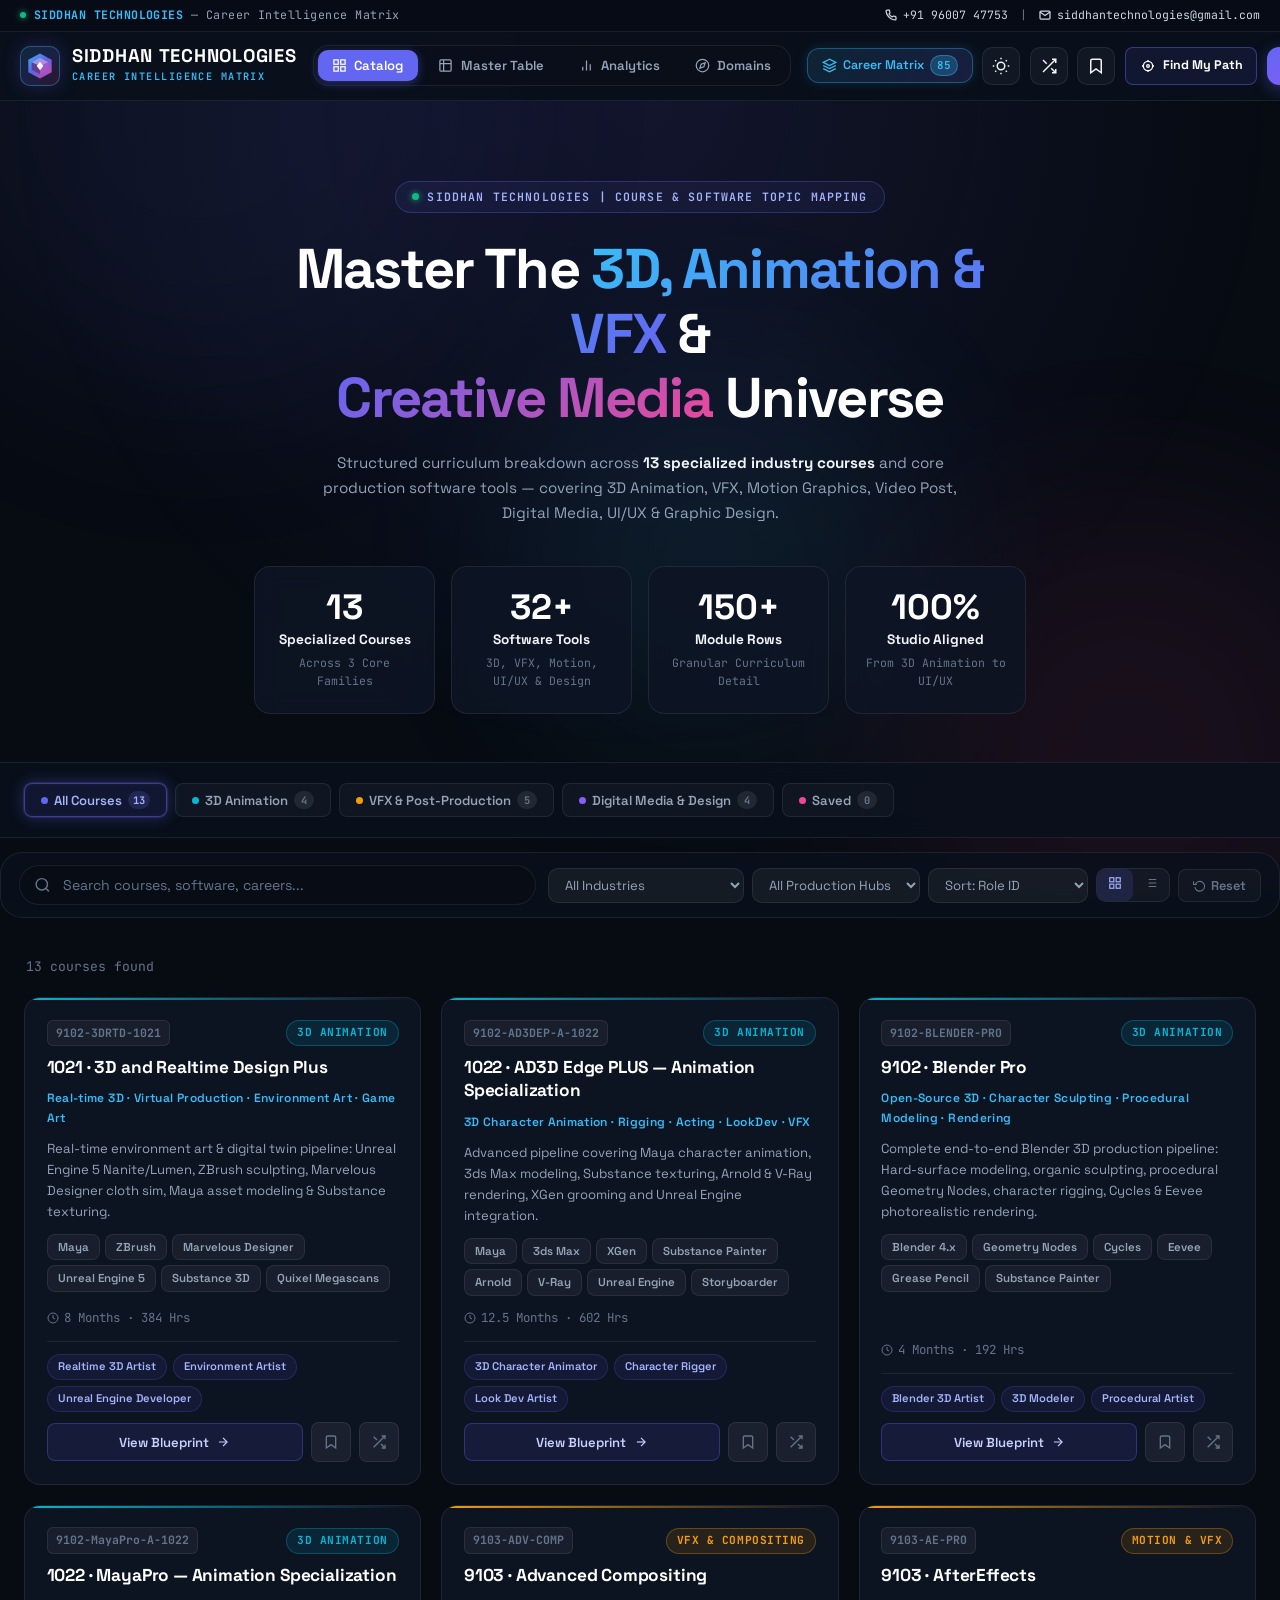
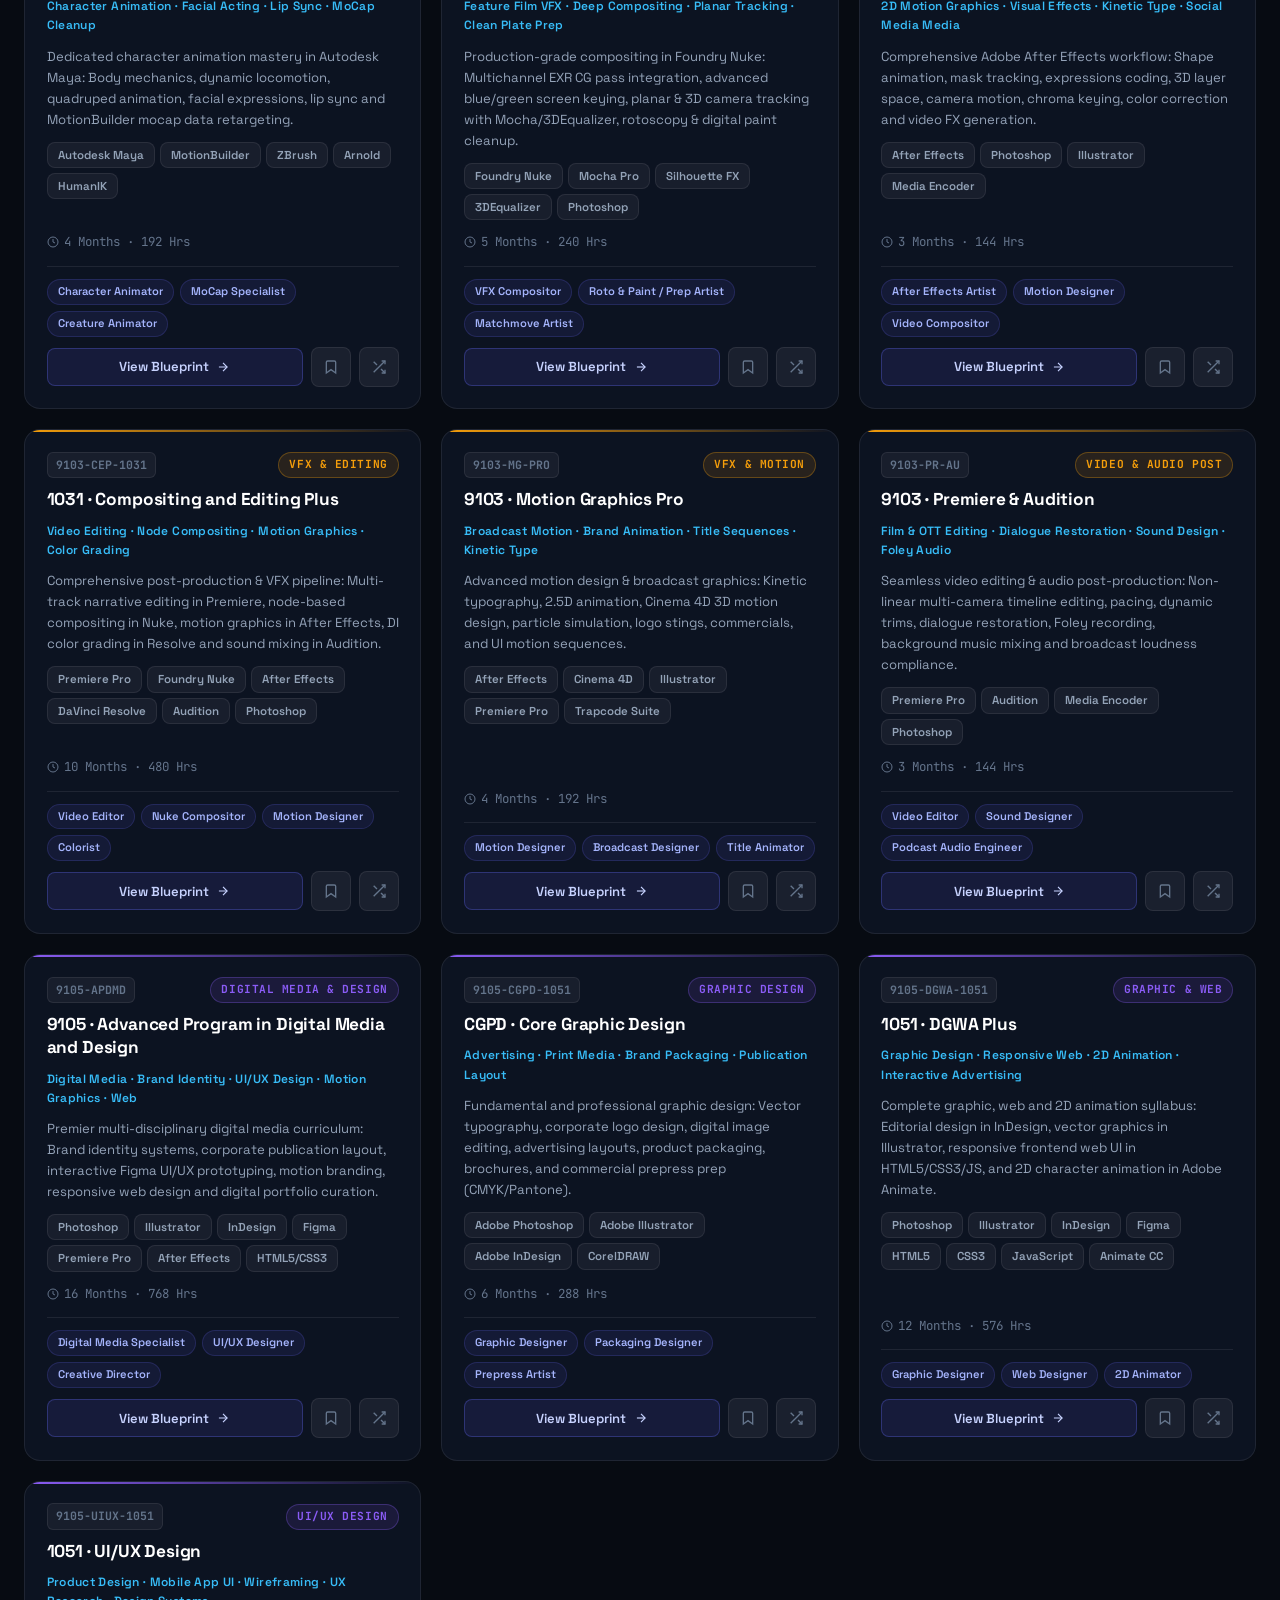
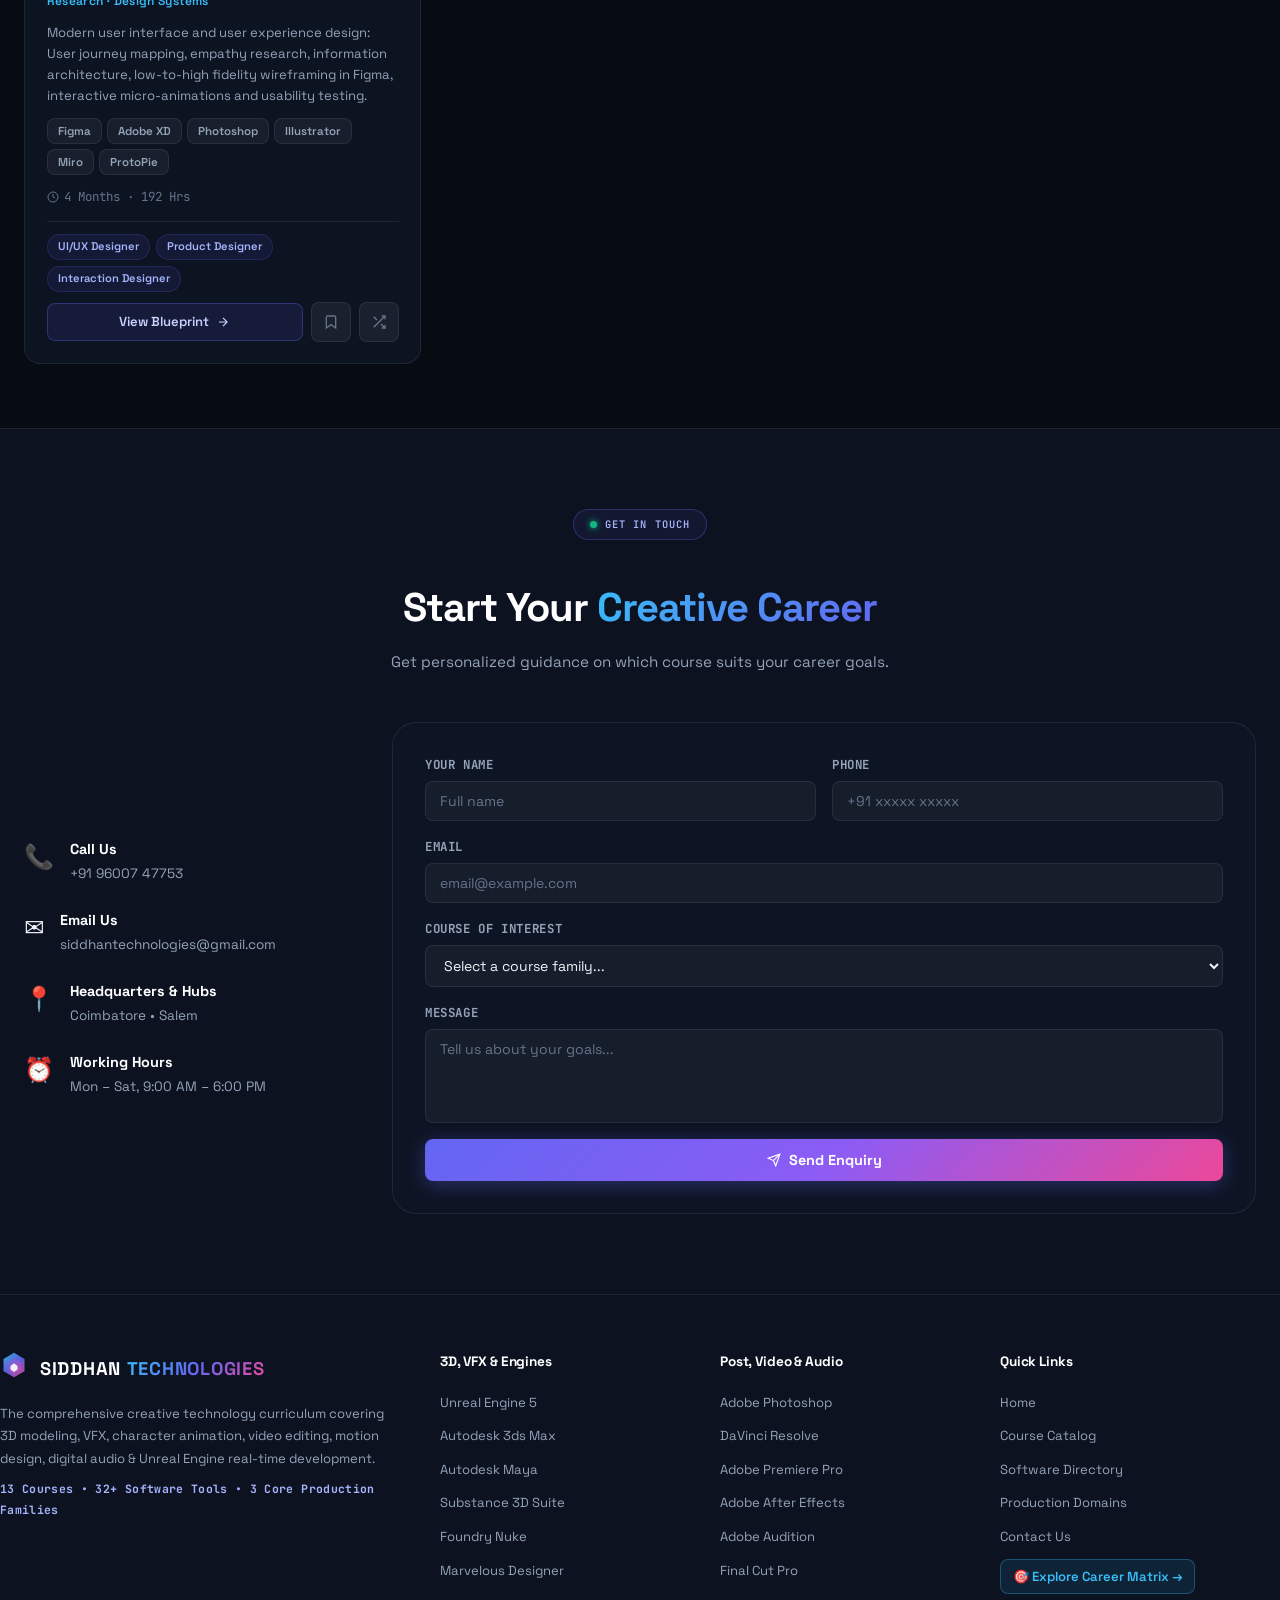
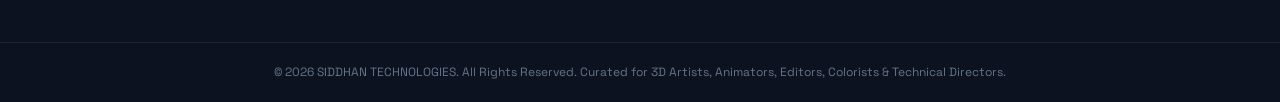
<file: Course/index.html>
<!DOCTYPE html>
<html lang="en" data-theme="dark">
<head>
  <meta charset="UTF-8" />
  <meta name="viewport" content="width=device-width, initial-scale=1.0" />
  <title>SIDDHAN TECHNOLOGIES | Course &amp; Software Topic Mapping</title>
  <script src="../theme.js"></script>
  <link rel="icon" type="image/svg+xml" href="data:image/svg+xml,%3Csvg xmlns='http://www.w3.org/2000/svg' viewBox='0 0 36 36'%3E%3Cdefs%3E%3ClinearGradient id='g' x1='4' y1='2' x2='32' y2='34' gradientUnits='userSpaceOnUse'%3E%3Cstop offset='0%25' stop-color='%2338bdf8'/%3E%3Cstop offset='50%25' stop-color='%236366f1'/%3E%3Cstop offset='100%25' stop-color='%23ec4899'/%3E%3C/linearGradient%3E%3C/defs%3E%3Cpolygon points='18,3 32,10.5 32,25.5 18,33 4,25.5 4,10.5' fill='url(%23g)'/%3E%3Cpolygon points='18,8 28,13.5 18,18 8,13.5' fill='%23ffffff' opacity='0.35'/%3E%3Cpolygon points='18,13 22,18 18,23 14,18' fill='%23ffffff'/%3E%3C/svg%3E">
  <link rel="preconnect" href="https://fonts.googleapis.com" />
  <link rel="preconnect" href="https://fonts.gstatic.com" crossorigin />
  <link href="https://fonts.googleapis.com/css2?family=Space+Grotesk:wght@300;400;500;600;700;800&family=JetBrains+Mono:wght@400;500;600;700&display=swap" rel="stylesheet" />
  <link rel="stylesheet" href="style.css?v=20261117-13" />
  <!-- jsPDF Engine (Local offline first with CDN fallback) -->
  <script src="js/jspdf.umd.min.js"></script>
  <script>
    if (typeof window.jspdf === 'undefined' && typeof window.jsPDF === 'undefined') {
      document.write('<script src="https://cdnjs.cloudflare.com/ajax/libs/jspdf/2.5.1/jspdf.umd.min.js"><\/script>');
    }
  </script>
</head>
<body>

  <!-- AMBIENT ORBS -->
  <div class="ambient" aria-hidden="true">
    <div class="orb orb-1"></div>
    <div class="orb orb-2"></div>
    <div class="orb orb-3"></div>
  </div>

  <!-- ===== TOP CONTACT STRIP (shared across both portals) ===== -->
  <div class="top-contact-strip">
    <div class="container top-contact-inner">
      <div class="tc-brand">
        <span class="pulse-dot" style="width:6px;height:6px"></span>
        <span><strong>SIDDHAN TECHNOLOGIES</strong> — Career Intelligence Matrix</span>
      </div>
      <div class="tc-links">
        <a href="tel:+919600747753" class="tc-link" title="Call Siddhan Technologies">
          <svg width="12" height="12" viewBox="0 0 24 24" fill="none" stroke="currentColor" stroke-width="2.5"><path d="M22 16.92v3a2 2 0 0 1-2.18 2 19.79 19.79 0 0 1-8.63-3.07 19.5 19.5 0 0 1-6-6 19.79 19.79 0 0 1-3.07-8.67A2 2 0 0 1 4.11 2h3a2 2 0 0 1 2 1.72 12.84 12.84 0 0 0 .7 2.81 2 2 0 0 1-.45 2.11L8.09 9.91a16 16 0 0 0 6 6l1.27-1.27a2 2 0 0 1 2.11-.45 12.84 12.84 0 0 0 2.81.7A2 2 0 0 1 22 16.92z"/></svg>
          +91 96007 47753
        </a>
        <span class="tc-divider">|</span>
        <a href="mailto:siddhantechnologies@gmail.com" class="tc-link" title="Email Siddhan Technologies">
          <svg width="12" height="12" viewBox="0 0 24 24" fill="none" stroke="currentColor" stroke-width="2.5"><path d="M4 4h16c1.1 0 2 .9 2 2v12c0 1.1-.9 2-2 2H4c-1.1 0-2-.9-2-2V6c0-1.1.9-2 2-2z"/><polyline points="22,6 12,13 2,6"/></svg>
          siddhantechnologies@gmail.com
        </a>
      </div>
    </div>
  </div>

  <!-- ===== HEADER / NAVBAR ===== -->
  <header class="site-header" id="siteHeader">
    <div class="container nav-container header-inner">

      <!-- Brand Logo: SIDDHAN TECHNOLOGIES -->
      <a class="logo-area brand" href="../index.html" data-portal-link="hub" title="SIDDHAN TECHNOLOGIES — Home">
        <div class="logo-icon-box">
          <svg class="brand-logo-svg" width="30" height="30" viewBox="0 0 36 36" fill="none" xmlns="http://www.w3.org/2000/svg">
            <defs>
              <linearGradient id="cLogoGrad1" x1="4" y1="2" x2="32" y2="34" gradientUnits="userSpaceOnUse">
                <stop stop-color="#38bdf8"/>
                <stop offset="0.5" stop-color="#6366f1"/>
                <stop offset="1" stop-color="#ec4899"/>
              </linearGradient>
              <linearGradient id="cLogoGrad2" x1="8" y1="6" x2="28" y2="30" gradientUnits="userSpaceOnUse">
                <stop stop-color="#6366f1"/>
                <stop offset="1" stop-color="#ec4899"/>
              </linearGradient>
            </defs>
            <polygon points="18,3 32,10.5 32,25.5 18,33 4,25.5 4,10.5" fill="url(#cLogoGrad1)" opacity="0.95"/>
            <polygon points="18,8 28,13.5 28,22.5 18,28 8,22.5 8,13.5" fill="url(#cLogoGrad2)" opacity="0.75"/>
            <polygon points="18,8 28,13.5 18,18 8,13.5" fill="#ffffff" opacity="0.3"/>
            <polygon points="8,13.5 18,18 18,28 8,22.5" fill="#030712" opacity="0.35"/>
            <polygon points="28,13.5 18,18 18,28 28,22.5" fill="url(#cLogoGrad1)" opacity="0.35"/>
            <polygon points="18,13 22,18 18,23 14,18" fill="#ffffff" opacity="0.95"/>
          </svg>
        </div>
        <div class="logo-text brand-text">
          <div class="logo-brand brand-name">SIDDHAN <span>TECHNOLOGIES</span></div>
          <div class="logo-sub brand-sub">CAREER INTELLIGENCE MATRIX</div>
        </div>
      </a>

      <!-- Center Desktop Navigation Tabs -->
      <nav class="nav-center view-nav" id="viewNav">
        <button class="nav-tab-btn view-tab active" data-view="cards">
          <svg viewBox="0 0 24 24" stroke="currentColor" stroke-width="2" fill="none"><rect x="3" y="3" width="7" height="7"></rect><rect x="14" y="3" width="7" height="7"></rect><rect x="14" y="14" width="7" height="7"></rect><rect x="3" y="14" width="7" height="7"></rect></svg>
          <span>Catalog</span>
        </button>

        <button class="nav-tab-btn view-tab" data-view="table">
          <svg viewBox="0 0 24 24" stroke="currentColor" stroke-width="2" fill="none"><path d="M9 3H5a2 2 0 0 0-2 2v4m6-6h10a2 2 0 0 1 2 2v4M9 3v18m0 0h10a2 2 0 0 0 2-2V9M9 21H5a2 2 0 0 1-2-2V9m0 0h18"></path></svg>
          <span>Master Table</span>
        </button>

        <button class="nav-tab-btn view-tab" data-view="analytics">
          <svg viewBox="0 0 24 24" stroke="currentColor" stroke-width="2" fill="none"><line x1="18" y1="20" x2="18" y2="10"></line><line x1="12" y1="20" x2="12" y2="4"></line><line x1="6" y1="20" x2="6" y2="14"></line></svg>
          <span>Analytics</span>
        </button>

        <button class="nav-tab-btn view-tab" data-view="domains">
          <svg viewBox="0 0 24 24" stroke="currentColor" stroke-width="2" fill="none"><circle cx="12" cy="12" r="10"></circle><polygon points="16.24 7.76 14.12 14.12 7.76 16.24 9.88 9.88 16.24 7.76"></polygon></svg>
          <span>Domains</span>
        </button>

      </nav>

      <!-- Nav Actions (Desktop & Mobile Friendly) -->
      <div class="nav-actions header-actions">
        <!-- Dynamic Portal Switcher: Career Matrix -->
        <a href="../Career/index.html" class="portal-nav-pill" data-portal-link="career" title="Jump to Career Intelligence Matrix (85 Roles)">
          <svg viewBox="0 0 24 24" width="15" height="15" stroke="currentColor" stroke-width="2" fill="none">
            <polygon points="12 2 2 7 12 12 22 7 12 2"></polygon>
            <polyline points="2 17 12 22 22 17"></polyline>
            <polyline points="2 12 12 17 22 12"></polyline>
          </svg>
          <span class="portal-pill-text">Career Matrix</span>
          <span class="portal-pill-badge">85</span>
        </a>

        <!-- Theme Toggle -->
        <button class="btn-icon-nav icon-btn" id="themeToggle" title="Toggle Light/Dark Theme">
          <svg class="sun-icon" viewBox="0 0 24 24" width="18" height="18" stroke="currentColor" stroke-width="2" fill="none">
            <circle cx="12" cy="12" r="5"></circle>
            <line x1="12" y1="1" x2="12" y2="3"></line>
            <line x1="12" y1="21" x2="12" y2="23"></line>
            <line x1="4.22" y1="4.22" x2="5.64" y2="5.64"></line>
            <line x1="18.36" y1="18.36" x2="19.78" y2="19.78"></line>
            <line x1="1" y1="12" x2="3" y2="12"></line>
            <line x1="21" y1="12" x2="23" y2="12"></line>
            <line x1="4.22" y1="19.78" x2="5.64" y2="18.36"></line>
            <line x1="18.36" y1="5.64" x2="19.78" y2="4.22"></line>
          </svg>
        </button>

        <!-- Compare Selected Courses -->
        <button class="btn-icon-nav icon-btn" type="button" onclick="window.SiddhanCourse.openCourseCompare()" title="Compare selected courses" aria-label="Compare selected courses">
          <svg viewBox="0 0 24 24" width="18" height="18" stroke="currentColor" stroke-width="2" fill="none" aria-hidden="true">
            <polyline points="16 3 21 3 21 8"></polyline>
            <line x1="4" y1="20" x2="21" y2="3"></line>
            <polyline points="21 16 21 21 16 21"></polyline>
            <line x1="15" y1="15" x2="21" y2="21"></line>
            <line x1="4" y1="4" x2="9" y2="9"></line>
          </svg>
          <span class="saved-courses-badge" id="courseCompareNavCount">0</span>
        </button>

        <!-- Saved Courses -->
        <button class="btn-icon-nav icon-btn" type="button" onclick="window.SiddhanCourse.openSavedCourses()" title="View saved courses" aria-label="Open saved courses">
          <svg viewBox="0 0 24 24" width="18" height="18" stroke="currentColor" stroke-width="2" fill="none" aria-hidden="true">
            <path d="M19 21l-7-5-7 5V5a2 2 0 0 1 2-2h10a2 2 0 0 1 2 2z"></path>
          </svg>
          <span class="saved-courses-badge" id="savedCourseNavCount">0</span>
        </button>

        <a href="../Career/index.html?openWizard=1" class="btn-find-path" onclick="window.SiddhanCourse.openCareerWizard(event)" title="Find your career path" aria-label="Open the 3-step career pathway matcher">
          <svg viewBox="0 0 24 24" width="16" height="16" stroke="currentColor" stroke-width="2" fill="none" aria-hidden="true"><path d="M12 3v3m0 12v3M3 12h3m12 0h3"></path><circle cx="12" cy="12" r="7"></circle><circle cx="12" cy="12" r="2"></circle></svg>
          <span class="find-path-label">Find My Path</span>
        </a>

        <!-- CTA Button -->
        <a href="#contact" class="btn-primary-action btn btn-cta">
          <svg viewBox="0 0 24 24" width="16" height="16" stroke="currentColor" stroke-width="2" fill="none"><polygon points="13 2 3 14 12 14 11 22 21 10 12 10 13 2"></polygon></svg>
          <span>Enquire Now</span>
        </a>
      </div>

    </div>
  </header>

  <!-- Mobile navigation shared with the Career Matrix -->
  <nav class="mobile-bottom-nav" aria-label="Mobile navigation">
    <button class="mobile-nav-item active" data-view="cards" onclick="window.switchView('cards')">
      <svg viewBox="0 0 24 24" stroke="currentColor" stroke-width="2" fill="none"><rect x="3" y="3" width="7" height="7"></rect><rect x="14" y="3" width="7" height="7"></rect><rect x="14" y="14" width="7" height="7"></rect><rect x="3" y="14" width="7" height="7"></rect></svg>
      <span>Catalog</span>
    </button>

    <button class="mobile-nav-item" data-view="table" onclick="window.switchView('table')">
      <svg viewBox="0 0 24 24" stroke="currentColor" stroke-width="2" fill="none"><path d="M9 3H5a2 2 0 0 0-2 2v4m6-6h10a2 2 0 0 1 2 2v4M9 3v18m0 0h10a2 2 0 0 0 2-2V9M9 21H5a2 2 0 0 1-2-2V9m0 0h18"></path></svg>
      <span>Matrix</span>
    </button>

    <button class="mobile-nav-item" data-view="analytics" onclick="window.switchView('analytics')">
      <svg viewBox="0 0 24 24" stroke="currentColor" stroke-width="2" fill="none"><line x1="18" y1="20" x2="18" y2="10"></line><line x1="12" y1="20" x2="12" y2="4"></line><line x1="6" y1="20" x2="6" y2="14"></line></svg>
      <span>Analytics</span>
    </button>

    <button class="mobile-nav-item" data-view="domains" onclick="window.switchView('domains')">
      <svg viewBox="0 0 24 24" stroke="currentColor" stroke-width="2" fill="none"><circle cx="12" cy="12" r="10"></circle><polygon points="16.24 7.76 14.12 14.12 7.76 16.24 9.88 9.88 16.24 7.76"></polygon></svg>
      <span>Domains</span>
    </button>

    <button class="mobile-nav-item" type="button" data-mobile-action="saved" onclick="window.SiddhanCourse.openSavedCourses()" aria-label="Open saved courses">
      <svg viewBox="0 0 24 24" stroke="currentColor" stroke-width="2" fill="none"><path d="M19 21l-7-5-7 5V5a2 2 0 0 1 2-2h10a2 2 0 0 1 2 2z"></path></svg>
      <span>Saved</span>
      <span class="mobile-nav-badge" id="mobileSavedCourseNavCount" style="display:none;">0</span>
    </button>

    <a href="../Career/index.html" class="mobile-nav-item mobile-portal-btn" data-portal-link="career" title="Open Career Matrix">
      <svg viewBox="0 0 24 24" stroke="currentColor" stroke-width="2" fill="none"><polygon points="12 2 2 7 12 12 22 7 12 2"></polygon><polyline points="2 17 12 22 22 17"></polyline><polyline points="2 12 12 17 22 12"></polyline></svg>
      <span>Career</span>
    </a>
  </nav>

  <!-- ===== HERO ===== -->
  <section class="hero" id="hero">
    <div class="container hero-inner">
      <div class="eyebrow-pill">
        <span class="pulse-dot"></span>
        <span class="eyebrow-text">SIDDHAN TECHNOLOGIES | Course &amp; Software Topic Mapping</span>
      </div>

      <h1 class="hero-title">
        Master The <span class="grad-text-cyan">3D, Animation &amp; VFX</span> &amp;<br/>
        <span class="grad-text-purple">Creative Media</span> Universe
      </h1>

      <p class="hero-sub">
        Structured curriculum breakdown across <strong>13 specialized industry courses</strong> and core production software tools &mdash; covering 3D Animation, VFX, Motion Graphics, Video Post, Digital Media, UI/UX &amp; Graphic Design.
      </p>

      <!-- Stat Cards -->
      <div class="stat-grid">
        <div class="stat-card">
          <div class="stat-num">13</div>
          <div class="stat-label">Specialized Courses</div>
          <div class="stat-sub">Across 3 Core Families</div>
        </div>
        <div class="stat-card">
          <div class="stat-num">32+</div>
          <div class="stat-label">Software Tools</div>
          <div class="stat-sub">3D, VFX, Motion, UI/UX &amp; Design</div>
        </div>
        <div class="stat-card">
          <div class="stat-num">150+</div>
          <div class="stat-label">Module Rows</div>
          <div class="stat-sub">Granular Curriculum Detail</div>
        </div>
        <div class="stat-card">
          <div class="stat-num">100%</div>
          <div class="stat-label">Studio Aligned</div>
          <div class="stat-sub">From 3D Animation to UI/UX</div>
        </div>
      </div>
    </div>
  </section>

  <!-- ===== SOFTWARE FILTER STRIP ===== -->
  <section class="filter-strip" id="filterStrip">
    <div class="container">
      <div class="sw-filters" id="swFilters">
        <button class="sw-pill active" data-filter="all">
          <span class="pill-dot" style="background:#6366f1"></span>
          All Courses <span class="pill-count">13</span>
        </button>
        <button class="sw-pill" data-filter="3danim">
          <span class="pill-dot" style="background:#06b6d4"></span>
          3D Animation <span class="pill-count">4</span>
        </button>
        <button class="sw-pill" data-filter="vfx">
          <span class="pill-dot" style="background:#f59e0b"></span>
          VFX &amp; Post-Production <span class="pill-count">5</span>
        </button>
        <button class="sw-pill" data-filter="graphic">
          <span class="pill-dot" style="background:#8b5cf6"></span>
          Digital Media &amp; Design <span class="pill-count">4</span>
        </button>
        <button class="sw-pill saved-filter" data-filter="saved" aria-pressed="false">
          <span class="pill-dot" style="background:#ec4899"></span>
          Saved <span class="pill-count" id="savedCourseCount">0</span>
        </button>
      </div>
    </div>
  </section>

  <!-- ===== CONTROLS BAR ===== -->
  <div class="controls-bar" id="controlsBar">
    <div class="container controls-inner">
      <div class="search-wrap">
        <svg class="search-icon" width="15" height="15" viewBox="0 0 24 24" fill="none" stroke="currentColor" stroke-width="2"><circle cx="11" cy="11" r="8"/><line x1="21" y1="21" x2="16.65" y2="16.65"/></svg>
        <input type="text" class="search-input" id="searchInput" placeholder="Search courses, software, careers..." />
        <button type="button" class="search-clear-btn" id="searchClearBtn" title="Clear search" aria-label="Clear search">
          <svg viewBox="0 0 24 24" width="16" height="16" stroke="currentColor" stroke-width="2" fill="none" aria-hidden="true"><line x1="18" y1="6" x2="6" y2="18"></line><line x1="6" y1="6" x2="18" y2="18"></line></svg>
        </button>
      </div>
      <div class="controls-right">
        <select class="ctrl-select" id="industryFilter" aria-label="Filter courses by industry">
          <option value="all">All Industries</option>
        </select>
        <select class="ctrl-select" id="hubFilter" aria-label="Filter courses by production hub">
          <option value="all">All Production Hubs</option>
        </select>
        <select class="ctrl-select" id="sortSelect">
          <option value="code-az">Sort: Role ID</option>
          <option value="code-za">Course Code Z &rarr; A</option>
          <option value="name-az">Name A &rarr; Z</option>
          <option value="name-za">Name Z &rarr; A</option>
          <option value="duration-high">Duration &uarr;</option>
          <option value="duration-low">Duration &darr;</option>
        </select>
        <div class="view-toggle">
          <button class="view-toggle-btn active" id="gridViewBtn" title="Grid View">
            <svg width="14" height="14" viewBox="0 0 24 24" fill="none" stroke="currentColor" stroke-width="2"><rect x="3" y="3" width="7" height="7"/><rect x="14" y="3" width="7" height="7"/><rect x="3" y="14" width="7" height="7"/><rect x="14" y="14" width="7" height="7"/></svg>
          </button>
          <button class="view-toggle-btn" id="listViewBtn" title="List View">
            <svg width="14" height="14" viewBox="0 0 24 24" fill="none" stroke="currentColor" stroke-width="2"><line x1="8" y1="6" x2="21" y2="6"/><line x1="8" y1="12" x2="21" y2="12"/><line x1="8" y1="18" x2="21" y2="18"/><line x1="3" y1="6" x2="3.01" y2="6"/><line x1="3" y1="12" x2="3.01" y2="12"/><line x1="3" y1="18" x2="3.01" y2="18"/></svg>
          </button>
        </div>
        <button class="ctrl-reset" id="resetBtn">
          <svg width="13" height="13" viewBox="0 0 24 24" fill="none" stroke="currentColor" stroke-width="2"><polyline points="1 4 1 10 7 10"/><path d="M3.51 15a9 9 0 1 0 .49-5"/></svg>
          Reset
        </button>
      </div>
    </div>
  </div>

  <!-- ===== MAIN VIEWS ===== -->
  <main class="main-content">
    <div class="container">

      <!-- ========== VIEW: CATALOG CARDS ========== -->
      <div id="viewCards" class="view active">

        <div class="results-info">
          <span id="resultCount">13 courses found</span>
        </div>

                <div class="roles-grid" id="rolesGrid">

          <!-- 1. 1022 · AD3D Edge PLUS — Animation Specialization -->
          <article class="role-card" data-family="3danim" data-name="1022 AD3D Edge PLUS Animation Specialization" data-duration="12.5" data-hrs="602" data-hubs="Chennai|Mumbai|Bengaluru|Hyderabad|Pune">
            <div class="card-top">
              <div class="role-id-badge mono">9102-AD3DEP-A-1022</div>
              <div class="suite-pill" style="--suite-color:#06b6d4;--suite-bg:rgba(6,182,212,0.12);">3D Animation</div>
            </div>
            <div class="role-accent"></div>
            <h3 class="role-title">1022 · AD3D Edge PLUS — Animation Specialization</h3>
            <p class="role-industries">3D Character Animation · Rigging · Acting · LookDev · VFX</p>
            <p class="role-desc">Advanced pipeline covering Maya character animation, 3ds Max modeling, Substance texturing, Arnold &amp; V-Ray rendering, XGen grooming and Unreal Engine integration.</p>
            <div class="role-tools">
              <span class="tool-chip">Maya</span><span class="tool-chip">3ds Max</span><span class="tool-chip">XGen</span><span class="tool-chip">Substance Painter</span><span class="tool-chip">Arnold</span><span class="tool-chip">V-Ray</span><span class="tool-chip">Unreal Engine</span><span class="tool-chip">Storyboarder</span>
            </div>
            <div class="role-meta">
              <span class="meta-item"><svg width="12" height="12" viewBox="0 0 24 24" fill="none" stroke="currentColor" stroke-width="2"><circle cx="12" cy="12" r="10"/><polyline points="12 6 12 12 16 14"/></svg> 12.5 Months · 602 Hrs</span>
            </div>
            <div class="role-footer">
              <div class="career-tags">
                <span class="career-tag">3D Character Animator</span><span class="career-tag">Character Rigger</span><span class="career-tag">Look Dev Artist</span>
              </div>
              <button class="btn-card-details" type="button" aria-label="View Course Blueprint">
                <span>View Blueprint</span>
                <svg viewBox="0 0 24 24" width="14" height="14" stroke="currentColor" stroke-width="2" fill="none"><line x1="5" y1="12" x2="19" y2="12"></line><polyline points="12 5 19 12 12 19"></polyline></svg>
              </button>
            </div>
          </article>

          <!-- 2. 1021 · 3D and Realtime Design Plus -->
          <article class="role-card" data-family="3danim" data-name="1021 3D and Realtime Design Plus" data-duration="8" data-hrs="384" data-hubs="Chennai|Bengaluru|Hyderabad|Pune|Mumbai">
            <div class="card-top">
              <div class="role-id-badge mono">9102-3DRTD-1021</div>
              <div class="suite-pill" style="--suite-color:#06b6d4;--suite-bg:rgba(6,182,212,0.12);">3D Animation</div>
            </div>
            <div class="role-accent"></div>
            <h3 class="role-title">1021 · 3D and Realtime Design Plus</h3>
            <p class="role-industries">Real-time 3D · Virtual Production · Environment Art · Game Art</p>
            <p class="role-desc">Real-time environment art &amp; digital twin pipeline: Unreal Engine 5 Nanite/Lumen, ZBrush sculpting, Marvelous Designer cloth sim, Maya asset modeling &amp; Substance texturing.</p>
            <div class="role-tools">
              <span class="tool-chip">Maya</span><span class="tool-chip">ZBrush</span><span class="tool-chip">Marvelous Designer</span><span class="tool-chip">Unreal Engine 5</span><span class="tool-chip">Substance 3D</span><span class="tool-chip">Quixel Megascans</span>
            </div>
            <div class="role-meta">
              <span class="meta-item"><svg width="12" height="12" viewBox="0 0 24 24" fill="none" stroke="currentColor" stroke-width="2"><circle cx="12" cy="12" r="10"/><polyline points="12 6 12 12 16 14"/></svg> 8 Months · 384 Hrs</span>
            </div>
            <div class="role-footer">
              <div class="career-tags">
                <span class="career-tag">Realtime 3D Artist</span><span class="career-tag">Environment Artist</span><span class="career-tag">Unreal Engine Developer</span>
              </div>
              <button class="btn-card-details" type="button" aria-label="View Course Blueprint">
                <span>View Blueprint</span>
                <svg viewBox="0 0 24 24" width="14" height="14" stroke="currentColor" stroke-width="2" fill="none"><line x1="5" y1="12" x2="19" y2="12"></line><polyline points="12 5 19 12 12 19"></polyline></svg>
              </button>
            </div>
          </article>

          <!-- 3. 9102 · Blender Pro -->
          <article class="role-card" data-family="3danim" data-name="9102 Blender Pro" data-duration="4" data-hrs="192" data-hubs="Pan-India Metros|Global Remote|Bengaluru|Mumbai|Chennai|Hyderabad|Delhi NCR|Outsourcing Studios">
            <div class="card-top">
              <div class="role-id-badge mono">9102-BLENDER-PRO</div>
              <div class="suite-pill" style="--suite-color:#06b6d4;--suite-bg:rgba(6,182,212,0.12);">3D Animation</div>
            </div>
            <div class="role-accent"></div>
            <h3 class="role-title">9102 · Blender Pro</h3>
            <p class="role-industries">Open-Source 3D · Character Sculpting · Procedural Modeling · Rendering</p>
            <p class="role-desc">Complete end-to-end Blender 3D production pipeline: Hard-surface modeling, organic sculpting, procedural Geometry Nodes, character rigging, Cycles &amp; Eevee photorealistic rendering.</p>
            <div class="role-tools">
              <span class="tool-chip">Blender 4.x</span><span class="tool-chip">Geometry Nodes</span><span class="tool-chip">Cycles</span><span class="tool-chip">Eevee</span><span class="tool-chip">Grease Pencil</span><span class="tool-chip">Substance Painter</span>
            </div>
            <div class="role-meta">
              <span class="meta-item"><svg width="12" height="12" viewBox="0 0 24 24" fill="none" stroke="currentColor" stroke-width="2"><circle cx="12" cy="12" r="10"/><polyline points="12 6 12 12 16 14"/></svg> 4 Months · 192 Hrs</span>
            </div>
            <div class="role-footer">
              <div class="career-tags">
                <span class="career-tag">Blender 3D Artist</span><span class="career-tag">3D Modeler</span><span class="career-tag">Procedural Artist</span>
              </div>
              <button class="btn-card-details" type="button" aria-label="View Course Blueprint">
                <span>View Blueprint</span>
                <svg viewBox="0 0 24 24" width="14" height="14" stroke="currentColor" stroke-width="2" fill="none"><line x1="5" y1="12" x2="19" y2="12"></line><polyline points="12 5 19 12 12 19"></polyline></svg>
              </button>
            </div>
          </article>

          <!-- 4. 1022 · MayaPro — Animation Specialization -->
          <article class="role-card" data-family="3danim" data-name="1022 MayaPro Animation Specialization" data-duration="4" data-hrs="192" data-hubs="Chennai|Mumbai|Bengaluru|Hyderabad|Pune">
            <div class="card-top">
              <div class="role-id-badge mono">9102-MayaPro-A-1022</div>
              <div class="suite-pill" style="--suite-color:#06b6d4;--suite-bg:rgba(6,182,212,0.12);">3D Animation</div>
            </div>
            <div class="role-accent"></div>
            <h3 class="role-title">1022 · MayaPro — Animation Specialization</h3>
            <p class="role-industries">Character Animation · Facial Acting · Lip Sync · MoCap Cleanup</p>
            <p class="role-desc">Dedicated character animation mastery in Autodesk Maya: Body mechanics, dynamic locomotion, quadruped animation, facial expressions, lip sync and MotionBuilder mocap data retargeting.</p>
            <div class="role-tools">
              <span class="tool-chip">Autodesk Maya</span><span class="tool-chip">MotionBuilder</span><span class="tool-chip">ZBrush</span><span class="tool-chip">Arnold</span><span class="tool-chip">HumanIK</span>
            </div>
            <div class="role-meta">
              <span class="meta-item"><svg width="12" height="12" viewBox="0 0 24 24" fill="none" stroke="currentColor" stroke-width="2"><circle cx="12" cy="12" r="10"/><polyline points="12 6 12 12 16 14"/></svg> 4 Months · 192 Hrs</span>
            </div>
            <div class="role-footer">
              <div class="career-tags">
                <span class="career-tag">Character Animator</span><span class="career-tag">MoCap Specialist</span><span class="career-tag">Creature Animator</span>
              </div>
              <button class="btn-card-details" type="button" aria-label="View Course Blueprint">
                <span>View Blueprint</span>
                <svg viewBox="0 0 24 24" width="14" height="14" stroke="currentColor" stroke-width="2" fill="none"><line x1="5" y1="12" x2="19" y2="12"></line><polyline points="12 5 19 12 12 19"></polyline></svg>
              </button>
            </div>
          </article>

          <!-- 5. 1031 · Compositing and Editing Plus -->
          <article class="role-card" data-family="vfx" data-name="1031 Compositing and Editing Plus" data-duration="10" data-hrs="480" data-hubs="Mumbai|Chennai|Hyderabad|Bengaluru|Kochi|Pune|Mohali (Major VFX Studios)|Delhi NCR|Remote|Remote Studios">
            <div class="card-top">
              <div class="role-id-badge mono">9103-CEP-1031</div>
              <div class="suite-pill" style="--suite-color:#f59e0b;--suite-bg:rgba(245,158,11,0.12);">VFX &amp; Editing</div>
            </div>
            <div class="role-accent"></div>
            <h3 class="role-title">1031 · Compositing and Editing Plus</h3>
            <p class="role-industries">Video Editing · Node Compositing · Motion Graphics · Color Grading</p>
            <p class="role-desc">Comprehensive post-production &amp; VFX pipeline: Multi-track narrative editing in Premiere, node-based compositing in Nuke, motion graphics in After Effects, DI color grading in Resolve and sound mixing in Audition.</p>
            <div class="role-tools">
              <span class="tool-chip">Premiere Pro</span><span class="tool-chip">Foundry Nuke</span><span class="tool-chip">After Effects</span><span class="tool-chip">DaVinci Resolve</span><span class="tool-chip">Audition</span><span class="tool-chip">Photoshop</span>
            </div>
            <div class="role-meta">
              <span class="meta-item"><svg width="12" height="12" viewBox="0 0 24 24" fill="none" stroke="currentColor" stroke-width="2"><circle cx="12" cy="12" r="10"/><polyline points="12 6 12 12 16 14"/></svg> 10 Months · 480 Hrs</span>
            </div>
            <div class="role-footer">
              <div class="career-tags">
                <span class="career-tag">Video Editor</span><span class="career-tag">Nuke Compositor</span><span class="career-tag">Motion Designer</span><span class="career-tag">Colorist</span>
              </div>
              <button class="btn-card-details" type="button" aria-label="View Course Blueprint">
                <span>View Blueprint</span>
                <svg viewBox="0 0 24 24" width="14" height="14" stroke="currentColor" stroke-width="2" fill="none"><line x1="5" y1="12" x2="19" y2="12"></line><polyline points="12 5 19 12 12 19"></polyline></svg>
              </button>
            </div>
          </article>

          <!-- 6. 9103 · Motion Graphics Pro -->
          <article class="role-card" data-family="vfx" data-name="9103 Motion Graphics Pro" data-duration="4" data-hrs="192" data-hubs="Mumbai|Bengaluru|Delhi NCR|Pune|Chennai|Remote|Hyderabad">
            <div class="card-top">
              <div class="role-id-badge mono">9103-MG-PRO</div>
              <div class="suite-pill" style="--suite-color:#f59e0b;--suite-bg:rgba(245,158,11,0.12);">VFX &amp; Motion</div>
            </div>
            <div class="role-accent"></div>
            <h3 class="role-title">9103 · Motion Graphics Pro</h3>
            <p class="role-industries">Broadcast Motion · Brand Animation · Title Sequences · Kinetic Type</p>
            <p class="role-desc">Advanced motion design &amp; broadcast graphics: Kinetic typography, 2.5D animation, Cinema 4D 3D motion design, particle simulation, logo stings, commercials, and UI motion sequences.</p>
            <div class="role-tools">
              <span class="tool-chip">After Effects</span><span class="tool-chip">Cinema 4D</span><span class="tool-chip">Illustrator</span><span class="tool-chip">Premiere Pro</span><span class="tool-chip">Trapcode Suite</span>
            </div>
            <div class="role-meta">
              <span class="meta-item"><svg width="12" height="12" viewBox="0 0 24 24" fill="none" stroke="currentColor" stroke-width="2"><circle cx="12" cy="12" r="10"/><polyline points="12 6 12 12 16 14"/></svg> 4 Months · 192 Hrs</span>
            </div>
            <div class="role-footer">
              <div class="career-tags">
                <span class="career-tag">Motion Designer</span><span class="career-tag">Broadcast Designer</span><span class="career-tag">Title Animator</span>
              </div>
              <button class="btn-card-details" type="button" aria-label="View Course Blueprint">
                <span>View Blueprint</span>
                <svg viewBox="0 0 24 24" width="14" height="14" stroke="currentColor" stroke-width="2" fill="none"><line x1="5" y1="12" x2="19" y2="12"></line><polyline points="12 5 19 12 12 19"></polyline></svg>
              </button>
            </div>
          </article>

          <!-- 7. 9103 · Advanced Compositing -->
          <article class="role-card" data-family="vfx" data-name="9103 Advanced Compositing" data-duration="5" data-hrs="240" data-hubs="Chennai|Mumbai|Bengaluru|Hyderabad|Pune|Mohali (Major VFX Studios)">
            <div class="card-top">
              <div class="role-id-badge mono">9103-ADV-COMP</div>
              <div class="suite-pill" style="--suite-color:#f59e0b;--suite-bg:rgba(245,158,11,0.12);">VFX &amp; Compositing</div>
            </div>
            <div class="role-accent"></div>
            <h3 class="role-title">9103 · Advanced Compositing</h3>
            <p class="role-industries">Feature Film VFX · Deep Compositing · Planar Tracking · Clean Plate Prep</p>
            <p class="role-desc">Production-grade compositing in Foundry Nuke: Multichannel EXR CG pass integration, advanced blue/green screen keying, planar &amp; 3D camera tracking with Mocha/3DEqualizer, rotoscopy &amp; digital paint cleanup.</p>
            <div class="role-tools">
              <span class="tool-chip">Foundry Nuke</span><span class="tool-chip">Mocha Pro</span><span class="tool-chip">Silhouette FX</span><span class="tool-chip">3DEqualizer</span><span class="tool-chip">Photoshop</span>
            </div>
            <div class="role-meta">
              <span class="meta-item"><svg width="12" height="12" viewBox="0 0 24 24" fill="none" stroke="currentColor" stroke-width="2"><circle cx="12" cy="12" r="10"/><polyline points="12 6 12 12 16 14"/></svg> 5 Months · 240 Hrs</span>
            </div>
            <div class="role-footer">
              <div class="career-tags">
                <span class="career-tag">VFX Compositor</span><span class="career-tag">Roto &amp; Paint / Prep Artist</span><span class="career-tag">Matchmove Artist</span>
              </div>
              <button class="btn-card-details" type="button" aria-label="View Course Blueprint">
                <span>View Blueprint</span>
                <svg viewBox="0 0 24 24" width="14" height="14" stroke="currentColor" stroke-width="2" fill="none"><line x1="5" y1="12" x2="19" y2="12"></line><polyline points="12 5 19 12 12 19"></polyline></svg>
              </button>
            </div>
          </article>

          <!-- 8. 9103 · AfterEffects -->
          <article class="role-card" data-family="vfx" data-name="9103 AfterEffects" data-duration="3" data-hrs="144" data-hubs="Mumbai|Bengaluru|Delhi NCR|Pune|Chennai|Remote|Hyderabad">
            <div class="card-top">
              <div class="role-id-badge mono">9103-AE-PRO</div>
              <div class="suite-pill" style="--suite-color:#f59e0b;--suite-bg:rgba(245,158,11,0.12);">Motion &amp; VFX</div>
            </div>
            <div class="role-accent"></div>
            <h3 class="role-title">9103 · AfterEffects</h3>
            <p class="role-industries">2D Motion Graphics · Visual Effects · Kinetic Type · Social Media Media</p>
            <p class="role-desc">Comprehensive Adobe After Effects workflow: Shape animation, mask tracking, expressions coding, 3D layer space, camera motion, chroma keying, color correction and video FX generation.</p>
            <div class="role-tools">
              <span class="tool-chip">After Effects</span><span class="tool-chip">Photoshop</span><span class="tool-chip">Illustrator</span><span class="tool-chip">Media Encoder</span>
            </div>
            <div class="role-meta">
              <span class="meta-item"><svg width="12" height="12" viewBox="0 0 24 24" fill="none" stroke="currentColor" stroke-width="2"><circle cx="12" cy="12" r="10"/><polyline points="12 6 12 12 16 14"/></svg> 3 Months · 144 Hrs</span>
            </div>
            <div class="role-footer">
              <div class="career-tags">
                <span class="career-tag">After Effects Artist</span><span class="career-tag">Motion Designer</span><span class="career-tag">Video Compositor</span>
              </div>
              <button class="btn-card-details" type="button" aria-label="View Course Blueprint">
                <span>View Blueprint</span>
                <svg viewBox="0 0 24 24" width="14" height="14" stroke="currentColor" stroke-width="2" fill="none"><line x1="5" y1="12" x2="19" y2="12"></line><polyline points="12 5 19 12 12 19"></polyline></svg>
              </button>
            </div>
          </article>

          <!-- 9. 9103 · Premiere & Audition -->
          <article class="role-card" data-family="vfx" data-name="9103 Premiere Audition" data-duration="3" data-hrs="144" data-hubs="Mumbai|Chennai|Hyderabad|Bengaluru|Kochi|Pune|Delhi NCR|Remote">
            <div class="card-top">
              <div class="role-id-badge mono">9103-PR-AU</div>
              <div class="suite-pill" style="--suite-color:#f59e0b;--suite-bg:rgba(245,158,11,0.12);">Video &amp; Audio Post</div>
            </div>
            <div class="role-accent"></div>
            <h3 class="role-title">9103 · Premiere &amp; Audition</h3>
            <p class="role-industries">Film &amp; OTT Editing · Dialogue Restoration · Sound Design · Foley Audio</p>
            <p class="role-desc">Seamless video editing &amp; audio post-production: Non-linear multi-camera timeline editing, pacing, dynamic trims, dialogue restoration, Foley recording, background music mixing and broadcast loudness compliance.</p>
            <div class="role-tools">
              <span class="tool-chip">Premiere Pro</span><span class="tool-chip">Audition</span><span class="tool-chip">Media Encoder</span><span class="tool-chip">Photoshop</span>
            </div>
            <div class="role-meta">
              <span class="meta-item"><svg width="12" height="12" viewBox="0 0 24 24" fill="none" stroke="currentColor" stroke-width="2"><circle cx="12" cy="12" r="10"/><polyline points="12 6 12 12 16 14"/></svg> 3 Months · 144 Hrs</span>
            </div>
            <div class="role-footer">
              <div class="career-tags">
                <span class="career-tag">Video Editor</span><span class="career-tag">Sound Designer</span><span class="career-tag">Podcast Audio Engineer</span>
              </div>
              <button class="btn-card-details" type="button" aria-label="View Course Blueprint">
                <span>View Blueprint</span>
                <svg viewBox="0 0 24 24" width="14" height="14" stroke="currentColor" stroke-width="2" fill="none"><line x1="5" y1="12" x2="19" y2="12"></line><polyline points="12 5 19 12 12 19"></polyline></svg>
              </button>
            </div>
          </article>

          <!-- 10. 9105 · Advanced Program in Digital Media and Design -->
          <article class="role-card" data-family="graphic" data-name="9105 Advanced Program in Digital Media and Design APDMD" data-duration="16" data-hrs="768" data-hubs="Bengaluru|Mumbai|Delhi NCR|Pune|Remote Global|Hyderabad|Remote">
            <div class="card-top">
              <div class="role-id-badge mono">9105-APDMD</div>
              <div class="suite-pill" style="--suite-color:#8b5cf6;--suite-bg:rgba(139,92,246,0.12);">Digital Media &amp; Design</div>
            </div>
            <div class="role-accent"></div>
            <h3 class="role-title">9105 · Advanced Program in Digital Media and Design</h3>
            <p class="role-industries">Digital Media · Brand Identity · UI/UX Design · Motion Graphics · Web</p>
            <p class="role-desc">Premier multi-disciplinary digital media curriculum: Brand identity systems, corporate publication layout, interactive Figma UI/UX prototyping, motion branding, responsive web design and digital portfolio curation.</p>
            <div class="role-tools">
              <span class="tool-chip">Photoshop</span><span class="tool-chip">Illustrator</span><span class="tool-chip">InDesign</span><span class="tool-chip">Figma</span><span class="tool-chip">Premiere Pro</span><span class="tool-chip">After Effects</span><span class="tool-chip">HTML5/CSS3</span>
            </div>
            <div class="role-meta">
              <span class="meta-item"><svg width="12" height="12" viewBox="0 0 24 24" fill="none" stroke="currentColor" stroke-width="2"><circle cx="12" cy="12" r="10"/><polyline points="12 6 12 12 16 14"/></svg> 16 Months · 768 Hrs</span>
            </div>
            <div class="role-footer">
              <div class="career-tags">
                <span class="career-tag">Digital Media Specialist</span><span class="career-tag">UI/UX Designer</span><span class="career-tag">Creative Director</span>
              </div>
              <button class="btn-card-details" type="button" aria-label="View Course Blueprint">
                <span>View Blueprint</span>
                <svg viewBox="0 0 24 24" width="14" height="14" stroke="currentColor" stroke-width="2" fill="none"><line x1="5" y1="12" x2="19" y2="12"></line><polyline points="12 5 19 12 12 19"></polyline></svg>
              </button>
            </div>
          </article>

          <!-- 11. 1051 · DGWA Plus -->
          <article class="role-card" data-family="graphic" data-name="1051 DGWA Plus" data-duration="12" data-hrs="576" data-hubs="Bengaluru|Mumbai|Delhi NCR|Pune|Remote Global|Hyderabad|Remote|Chennai|Kolkata">
            <div class="card-top">
              <div class="role-id-badge mono">9105-DGWA-1051</div>
              <div class="suite-pill" style="--suite-color:#8b5cf6;--suite-bg:rgba(139,92,246,0.12);">Graphic &amp; Web</div>
            </div>
            <div class="role-accent"></div>
            <h3 class="role-title">1051 · DGWA Plus</h3>
            <p class="role-industries">Graphic Design · Responsive Web · 2D Animation · Interactive Advertising</p>
            <p class="role-desc">Complete graphic, web and 2D animation syllabus: Editorial design in InDesign, vector graphics in Illustrator, responsive frontend web UI in HTML5/CSS3/JS, and 2D character animation in Adobe Animate.</p>
            <div class="role-tools">
              <span class="tool-chip">Photoshop</span><span class="tool-chip">Illustrator</span><span class="tool-chip">InDesign</span><span class="tool-chip">Figma</span><span class="tool-chip">HTML5</span><span class="tool-chip">CSS3</span><span class="tool-chip">JavaScript</span><span class="tool-chip">Animate CC</span>
            </div>
            <div class="role-meta">
              <span class="meta-item"><svg width="12" height="12" viewBox="0 0 24 24" fill="none" stroke="currentColor" stroke-width="2"><circle cx="12" cy="12" r="10"/><polyline points="12 6 12 12 16 14"/></svg> 12 Months · 576 Hrs</span>
            </div>
            <div class="role-footer">
              <div class="career-tags">
                <span class="career-tag">Graphic Designer</span><span class="career-tag">Web Designer</span><span class="career-tag">2D Animator</span>
              </div>
              <button class="btn-card-details" type="button" aria-label="View Course Blueprint">
                <span>View Blueprint</span>
                <svg viewBox="0 0 24 24" width="14" height="14" stroke="currentColor" stroke-width="2" fill="none"><line x1="5" y1="12" x2="19" y2="12"></line><polyline points="12 5 19 12 12 19"></polyline></svg>
              </button>
            </div>
          </article>

          <!-- 12. 1051 · UI/UX Design -->
          <article class="role-card" data-family="graphic" data-name="1051 UI UX Design" data-duration="4" data-hrs="192" data-hubs="Bengaluru|Pune|Hyderabad|Delhi NCR|Remote|Mumbai|Remote Studios">
            <div class="card-top">
              <div class="role-id-badge mono">9105-UIUX-1051</div>
              <div class="suite-pill" style="--suite-color:#8b5cf6;--suite-bg:rgba(139,92,246,0.12);">UI/UX Design</div>
            </div>
            <div class="role-accent"></div>
            <h3 class="role-title">1051 · UI/UX Design</h3>
            <p class="role-industries">Product Design · Mobile App UI · Wireframing · UX Research · Design Systems</p>
            <p class="role-desc">Modern user interface and user experience design: User journey mapping, empathy research, information architecture, low-to-high fidelity wireframing in Figma, interactive micro-animations and usability testing.</p>
            <div class="role-tools">
              <span class="tool-chip">Figma</span><span class="tool-chip">Adobe XD</span><span class="tool-chip">Photoshop</span><span class="tool-chip">Illustrator</span><span class="tool-chip">Miro</span><span class="tool-chip">ProtoPie</span>
            </div>
            <div class="role-meta">
              <span class="meta-item"><svg width="12" height="12" viewBox="0 0 24 24" fill="none" stroke="currentColor" stroke-width="2"><circle cx="12" cy="12" r="10"/><polyline points="12 6 12 12 16 14"/></svg> 4 Months · 192 Hrs</span>
            </div>
            <div class="role-footer">
              <div class="career-tags">
                <span class="career-tag">UI/UX Designer</span><span class="career-tag">Product Designer</span><span class="career-tag">Interaction Designer</span>
              </div>
              <button class="btn-card-details" type="button" aria-label="View Course Blueprint">
                <span>View Blueprint</span>
                <svg viewBox="0 0 24 24" width="14" height="14" stroke="currentColor" stroke-width="2" fill="none"><line x1="5" y1="12" x2="19" y2="12"></line><polyline points="12 5 19 12 12 19"></polyline></svg>
              </button>
            </div>
          </article>

          <!-- 13. CGPD -->
          <article class="role-card" data-family="graphic" data-name="CGPD Core Graphic Design" data-duration="6" data-hrs="288" data-hubs="Bengaluru|Mumbai|Delhi NCR|Pune|Remote Global">
            <div class="card-top">
              <div class="role-id-badge mono">9105-CGPD-1051</div>
              <div class="suite-pill" style="--suite-color:#8b5cf6;--suite-bg:rgba(139,92,246,0.12);">Graphic Design</div>
            </div>
            <div class="role-accent"></div>
            <h3 class="role-title">CGPD · Core Graphic Design</h3>
            <p class="role-industries">Advertising · Print Media · Brand Packaging · Publication Layout</p>
            <p class="role-desc">Fundamental and professional graphic design: Vector typography, corporate logo design, digital image editing, advertising layouts, product packaging, brochures, and commercial prepress prep (CMYK/Pantone).</p>
            <div class="role-tools">
              <span class="tool-chip">Adobe Photoshop</span><span class="tool-chip">Adobe Illustrator</span><span class="tool-chip">Adobe InDesign</span><span class="tool-chip">CorelDRAW</span>
            </div>
            <div class="role-meta">
              <span class="meta-item"><svg width="12" height="12" viewBox="0 0 24 24" fill="none" stroke="currentColor" stroke-width="2"><circle cx="12" cy="12" r="10"/><polyline points="12 6 12 12 16 14"/></svg> 6 Months · 288 Hrs</span>
            </div>
            <div class="role-footer">
              <div class="career-tags">
                <span class="career-tag">Graphic Designer</span><span class="career-tag">Packaging Designer</span><span class="career-tag">Prepress Artist</span>
              </div>
              <button class="btn-card-details" type="button" aria-label="View Course Blueprint">
                <span>View Blueprint</span>
                <svg viewBox="0 0 24 24" width="14" height="14" stroke="currentColor" stroke-width="2" fill="none"><line x1="5" y1="12" x2="19" y2="12"></line><polyline points="12 5 19 12 12 19"></polyline></svg>
              </button>
            </div>
          </article>

        </div><!-- /roles-grid -->

        <div class="no-results hidden" id="noResults">
          <svg width="48" height="48" viewBox="0 0 24 24" fill="none" stroke="currentColor" stroke-width="1.5"><circle cx="11" cy="11" r="8"/><line x1="21" y1="21" x2="16.65" y2="16.65"/></svg>
          <p>No courses match your search.</p>
          <button class="btn-link" id="clearSearch">Clear filters</button>
        </div>

      </div><!-- /viewCards -->

      <!-- ========== VIEW: ANALYTICS ========== -->
      <div id="viewAnalytics" class="view">
        <div class="analytics-grid">

                    <div class="analytics-panel">
            <h3 class="panel-title">Course Family Breakdown</h3>
            <div class="bar-list">
              <div class="bar-item"><span class="bar-label">VFX &amp; Post-Production (9103)</span><div class="bar-track"><div class="bar-fill" style="width:38%;background:#f59e0b;--w:38%"></div></div><span class="bar-val">5 courses</span></div>
              <div class="bar-item"><span class="bar-label">3D Animation &amp; Realtime (9102)</span><div class="bar-track"><div class="bar-fill" style="width:31%;background:#06b6d4;--w:31%"></div></div><span class="bar-val">4 courses</span></div>
              <div class="bar-item"><span class="bar-label">Digital Media &amp; Design (9105)</span><div class="bar-track"><div class="bar-fill" style="width:31%;background:#8b5cf6;--w:31%"></div></div><span class="bar-val">4 courses</span></div>
            </div>
          </div>

          <div class="analytics-panel">
            <h3 class="panel-title">Top Software Tools</h3>
            <div class="bar-list">
              <div class="bar-item"><span class="bar-label">Adobe Photoshop</span><div class="bar-track"><div class="bar-fill" style="--w:85%;background:#0284c7"></div></div><span class="bar-val">85%</span></div>
              <div class="bar-item"><span class="bar-label">Autodesk Maya</span><div class="bar-track"><div class="bar-fill" style="--w:75%;background:#10b981"></div></div><span class="bar-val">75%</span></div>
              <div class="bar-item"><span class="bar-label">Adobe After Effects</span><div class="bar-track"><div class="bar-fill" style="--w:70%;background:#d946ef"></div></div><span class="bar-val">70%</span></div>
              <div class="bar-item"><span class="bar-label">Adobe Premiere Pro</span><div class="bar-track"><div class="bar-fill" style="--w:65%;background:#8b5cf6"></div></div><span class="bar-val">65%</span></div>
              <div class="bar-item"><span class="bar-label">Unreal Engine 5</span><div class="bar-track"><div class="bar-fill" style="--w:55%;background:#6366f1"></div></div><span class="bar-val">55%</span></div>
              <div class="bar-item"><span class="bar-label">Autodesk 3ds Max</span><div class="bar-track"><div class="bar-fill" style="--w:50%;background:#06b6d4"></div></div><span class="bar-val">50%</span></div>
              <div class="bar-item"><span class="bar-label">Adobe Audition</span><div class="bar-track"><div class="bar-fill" style="--w:45%;background:#14b8a6"></div></div><span class="bar-val">45%</span></div>
            </div>
          </div>

          <div class="analytics-panel full-width">
            <h3 class="panel-title">Production Domain Coverage</h3>
            <div class="domain-chips-grid">
              <div class="domain-chip"><span>3D Modeling &amp; Animation</span><strong>4 tools</strong></div>
              <div class="domain-chip"><span>Texturing &amp; LookDev</span><strong>5 tools</strong></div>
              <div class="domain-chip"><span>Rendering &amp; Lighting</span><strong>4 tools</strong></div>
              <div class="domain-chip"><span>Digital Sculpting</span><strong>3 tools</strong></div>
              <div class="domain-chip"><span>VFX, Compositing &amp; Matchmove</span><strong>4 tools</strong></div>
              <div class="domain-chip"><span>Video Editing, Motion &amp; Audio</span><strong>7 tools</strong></div>
              <div class="domain-chip"><span>2D Animation &amp; Storyboarding</span><strong>3 tools</strong></div>
              <div class="domain-chip"><span>Graphic Design &amp; Photography</span><strong>5 tools</strong></div>
              <div class="domain-chip"><span>UI/UX &amp; Web Development</span><strong>11 tools</strong></div>
              <div class="domain-chip"><span>Game Engines &amp; Creative AI</span><strong>3 tools</strong></div>
              <div class="domain-chip"><span>3D Cloth &amp; Simulation</span><strong>2 tools</strong></div>
              <div class="domain-chip"><span>3D Grooming &amp; Instancing</span><strong>2 tools</strong></div>
              <div class="domain-chip"><span>3D FX &amp; Simulation</span><strong>2 tools</strong></div>
              <div class="domain-chip"><span>Character Animation &amp; MoCap</span><strong>1 tool</strong></div>
              <div class="domain-chip"><span>Photogrammetry &amp; Scanning</span><strong>1 tool</strong></div>
              <div class="domain-chip"><span>3D Motion Graphics &amp; Design</span><strong>2 tools</strong></div>
              <div class="domain-chip"><span>Architectural &amp; Set Modeling</span><strong>3 tools</strong></div>
            </div>
          </div>

        </div>
      </div><!-- /viewAnalytics -->

      <!-- ========== VIEW: MASTER TABLE ========== -->
      <div id="viewTable" class="view">
        <div class="table-wrap">
          <table class="master-table">
            <thead>
              <tr>
                <th>Course Code</th>
                <th>Course Family</th>
                <th>Course Name</th>
                <th>Duration</th>
                <th>Hours</th>
                <th>Key Software Tools</th>
                <th>Career Options</th>
                <th style="text-align:center;">Blueprint</th>
              </tr>
            </thead>
                        <tbody>
              <tr><td class="mono">9102-AD3DEP-A-1022</td><td><span class="suite-chip" style="--c:#06b6d4">3D Animation</span></td><td>1022 · AD3D Edge PLUS — Animation Specialization</td><td>12.5 mo</td><td>602</td><td>Maya, 3ds Max, Substance Painter, Arnold, Unreal Engine</td><td>3D Character Animator, Rigger, LookDev</td><td><button class="table-blueprint-btn" type="button">View Blueprint &rarr;</button></td></tr>
              <tr><td class="mono">9102-3DRTD-1021</td><td><span class="suite-chip" style="--c:#06b6d4">3D Animation</span></td><td>1021 · 3D and Realtime Design Plus</td><td>8 mo</td><td>384</td><td>Maya, ZBrush, Marvelous Designer, Unreal Engine 5</td><td>Realtime 3D Artist, Environment Artist</td><td><button class="table-blueprint-btn" type="button">View Blueprint &rarr;</button></td></tr>
              <tr><td class="mono">9102-BLENDER-PRO</td><td><span class="suite-chip" style="--c:#06b6d4">3D Animation</span></td><td>9102 · Blender Pro</td><td>4 mo</td><td>192</td><td>Blender 4.x, Geometry Nodes, Cycles, Eevee</td><td>Blender 3D Artist, 3D Modeler, Procedural Artist</td><td><button class="table-blueprint-btn" type="button">View Blueprint &rarr;</button></td></tr>
              <tr><td class="mono">9102-MayaPro-A-1022</td><td><span class="suite-chip" style="--c:#06b6d4">3D Animation</span></td><td>1022 · MayaPro — Animation Specialization</td><td>4 mo</td><td>192</td><td>Maya, ZBrush, MotionBuilder, Arnold</td><td>Character Animator, MoCap Artist, Creature TD</td><td><button class="table-blueprint-btn" type="button">View Blueprint &rarr;</button></td></tr>
              <tr><td class="mono">9103-CEP-1031</td><td><span class="suite-chip" style="--c:#f59e0b">VFX &amp; Editing</span></td><td>1031 · Compositing and Editing Plus</td><td>10 mo</td><td>480</td><td>Premiere Pro, Nuke, After Effects, Resolve, Audition</td><td>Video Editor, Nuke Compositor, Colorist</td><td><button class="table-blueprint-btn" type="button">View Blueprint &rarr;</button></td></tr>
              <tr><td class="mono">9103-MG-PRO</td><td><span class="suite-chip" style="--c:#f59e0b">VFX &amp; Motion</span></td><td>9103 · Motion Graphics Pro</td><td>4 mo</td><td>192</td><td>After Effects, Cinema 4D, Illustrator, Premiere</td><td>Motion Designer, Broadcast Designer, Title Animator</td><td><button class="table-blueprint-btn" type="button">View Blueprint &rarr;</button></td></tr>
              <tr><td class="mono">9103-ADV-COMP</td><td><span class="suite-chip" style="--c:#f59e0b">VFX &amp; Compositing</span></td><td>9103 · Advanced Compositing</td><td>5 mo</td><td>240</td><td>Foundry Nuke, Mocha Pro, Silhouette FX, 3DEqualizer</td><td>VFX Compositor, Roto &amp; Paint / Prep Artist, Matchmove Artist</td><td><button class="table-blueprint-btn" type="button">View Blueprint &rarr;</button></td></tr>
              <tr><td class="mono">9103-AE-PRO</td><td><span class="suite-chip" style="--c:#f59e0b">Motion &amp; VFX</span></td><td>9103 · AfterEffects</td><td>3 mo</td><td>144</td><td>After Effects, Photoshop, Illustrator, Media Encoder</td><td>After Effects Artist, Motion Designer, Compositor</td><td><button class="table-blueprint-btn" type="button">View Blueprint &rarr;</button></td></tr>
              <tr><td class="mono">9103-PR-AU</td><td><span class="suite-chip" style="--c:#f59e0b">Video &amp; Audio Post</span></td><td>9103 · Premiere &amp; Audition</td><td>3 mo</td><td>144</td><td>Premiere Pro, Audition, Media Encoder</td><td>Video Editor, Sound Designer, Podcast Audio Engineer</td><td><button class="table-blueprint-btn" type="button">View Blueprint &rarr;</button></td></tr>
              <tr><td class="mono">9105-APDMD</td><td><span class="suite-chip" style="--c:#8b5cf6">Digital Media &amp; Design</span></td><td>9105 · Advanced Program in Digital Media and Design</td><td>16 mo</td><td>768</td><td>Photoshop, Illustrator, InDesign, Figma, Premiere, AE</td><td>Digital Media Specialist, UI/UX Lead, Creative Director</td><td><button class="table-blueprint-btn" type="button">View Blueprint &rarr;</button></td></tr>
              <tr><td class="mono">9105-DGWA-1051</td><td><span class="suite-chip" style="--c:#8b5cf6">Graphic &amp; Web</span></td><td>1051 · DGWA Plus</td><td>12 mo</td><td>576</td><td>Photoshop, Illustrator, InDesign, Figma, HTML5/CSS3/JS</td><td>Graphic Designer, Web Designer, 2D Animator</td><td><button class="table-blueprint-btn" type="button">View Blueprint &rarr;</button></td></tr>
              <tr><td class="mono">9105-UIUX-1051</td><td><span class="suite-chip" style="--c:#8b5cf6">UI/UX Design</span></td><td>1051 · UI/UX Design</td><td>4 mo</td><td>192</td><td>Figma, Adobe XD, Photoshop, Illustrator, Miro</td><td>UI/UX Designer, Product Designer, Interaction Designer</td><td><button class="table-blueprint-btn" type="button">View Blueprint &rarr;</button></td></tr>
              <tr><td class="mono">9105-CGPD-1051</td><td><span class="suite-chip" style="--c:#8b5cf6">Graphic Design</span></td><td>CGPD · Core Graphic Design</td><td>6 mo</td><td>288</td><td>Photoshop, Illustrator, InDesign, CorelDRAW</td><td>Graphic Designer, Packaging Designer, Prepress Artist</td><td><button class="table-blueprint-btn" type="button">View Blueprint &rarr;</button></td></tr>
            </tbody>
          </table>
        </div>
        <div class="table-empty-state hidden" id="tableNoResults" role="status" aria-live="polite">
          <div class="table-empty-icon" aria-hidden="true">
            <svg viewBox="0 0 24 24" width="30" height="30" stroke="currentColor" stroke-width="1.6" fill="none"><path d="M19 21l-7-5-7 5V5a2 2 0 0 1 2-2h10a2 2 0 0 1 2 2z"></path></svg>
          </div>
          <h3 id="tableEmptyTitle">No courses match your filters</h3>
          <p id="tableEmptyMessage">Try another search or show all courses.</p>
          <button class="shortlist-view-btn" id="clearTableFilters" type="button">Show all courses</button>
        </div>
      </div><!-- /viewTable -->

      <!-- ========== VIEW: DOMAINS ========== -->
      <div id="viewDomains" class="view">
                <div class="domains-grid-view">
          <div class="domain-block"><div class="db-icon">🎬</div><h4>2D Animation &amp; Storyboarding</h4><p>Toon Boom Harmony &bull; Storyboarder &bull; Adobe Animate CC</p><span class="db-count">3 tools</span></div>
          <div class="domain-block"><div class="db-icon">👗</div><h4>3D Cloth &amp; Simulation</h4><p>Marvelous Designer &bull; Blender</p><span class="db-count">2 tools</span></div>
          <div class="domain-block"><div class="db-icon">🌊</div><h4>3D FX &amp; Simulation</h4><p>Autodesk Maya &bull; Blender</p><span class="db-count">2 tools</span></div>
          <div class="domain-block"><div class="db-icon">💇</div><h4>3D Grooming &amp; Instancing</h4><p>Autodesk Maya &ndash; XGen &bull; Blender</p><span class="db-count">2 tools</span></div>
          <div class="domain-block"><div class="db-icon">🧊</div><h4>3D Modeling &amp; Animation</h4><p>Autodesk 3ds Max &bull; Autodesk Maya &bull; Cinema 4D &bull; Blender</p><span class="db-count">4 tools</span></div>
          <div class="domain-block"><div class="db-icon">📡</div><h4>3D Motion Graphics &amp; Design</h4><p>Cinema 4D &bull; Blender</p><span class="db-count">2 tools</span></div>
          <div class="domain-block"><div class="db-icon">🏛️</div><h4>Architectural &amp; Set Modeling</h4><p>3ds Max &bull; Maya (Arch-Viz) &bull; Blender</p><span class="db-count">3 tools</span></div>
          <div class="domain-block"><div class="db-icon">🏃</div><h4>Character Animation &amp; MoCap</h4><p>Autodesk MotionBuilder</p><span class="db-count">1 tool</span></div>
          <div class="domain-block"><div class="db-icon">🗿</div><h4>Digital Sculpting</h4><p>Maxon ZBrush &bull; Autodesk Mudbox &bull; Blender</p><span class="db-count">3 tools</span></div>
          <div class="domain-block"><div class="db-icon">🎮</div><h4>Game Engines &amp; Creative AI</h4><p>Unreal Engine 5 &bull; Unity &bull; Creative AI</p><span class="db-count">3 tools</span></div>
          <div class="domain-block"><div class="db-icon">🎨</div><h4>Graphic Design &amp; Photography</h4><p>Photoshop &bull; Illustrator &bull; InDesign &bull; Lightroom &bull; Dimensions</p><span class="db-count">5 tools</span></div>
          <div class="domain-block"><div class="db-icon">📸</div><h4>Photogrammetry &amp; Scanning</h4><p>RealityCapture</p><span class="db-count">1 tool</span></div>
          <div class="domain-block"><div class="db-icon">☀️</div><h4>Rendering &amp; Lighting</h4><p>Arnold &bull; V-Ray &bull; Redshift &bull; Katana</p><span class="db-count">4 tools</span></div>
          <div class="domain-block"><div class="db-icon">🖌️</div><h4>Texturing &amp; LookDev</h4><p>Substance Painter &bull; Sampler &bull; Stager &bull; Quixel Mixer &bull; Substance Designer</p><span class="db-count">5 tools</span></div>
          <div class="domain-block"><div class="db-icon">💻</div><h4>UI/UX &amp; Web Development</h4><p>Figma &bull; XD &bull; HTML5 &bull; CSS &bull; Bootstrap &bull; Angular &bull; PHP &bull; WordPress &bull; Dreamweaver &bull; VS Code</p><span class="db-count">11 tools</span></div>
          <div class="domain-block"><div class="db-icon">⚡</div><h4>VFX, Compositing &amp; Matchmove</h4><p>Foundry Nuke &bull; 3DEqualizer &bull; SynthEyes &bull; Blender</p><span class="db-count">4 tools</span></div>
          <div class="domain-block"><div class="db-icon">🎥</div><h4>Video Editing, Motion &amp; Audio</h4><p>After Effects &bull; Premiere Pro &bull; Final Cut Pro &bull; DaVinci Resolve &bull; Audition &bull; Rush &bull; Blender</p><span class="db-count">7 tools</span></div>
        </div>
      </div><!-- /viewDomains -->

      <!-- ========== VIEW: COURSE COMPARISON ========== -->
      <div id="viewCompare" class="view">
        <div id="courseCompareContainer" class="course-compare-view-container"></div>
      </div><!-- /viewCompare -->

    </div><!-- /container -->
  </main>

  <!-- ===== CONTACT ===== -->
  <section class="contact-section" id="contact">
    <div class="container">
      <div class="section-header">
        <div class="eyebrow-pill sm">
          <span class="pulse-dot"></span>
          <span>Get In Touch</span>
        </div>
        <h2 class="section-title-alt">Start Your <span class="grad-text-cyan">Creative Career</span></h2>
        <p class="section-desc-alt">Get personalized guidance on which course suits your career goals.</p>
      </div>
      <div class="contact-layout">
        <div class="contact-left">
          <div class="contact-info-block">
            <div class="ci-icon">📞</div>
            <div><h4>Call Us</h4><p>+91 96007 47753</p></div>
          </div>
          <div class="contact-info-block">
            <div class="ci-icon">✉</div>
            <div><h4>Email Us</h4><p>siddhantechnologies@gmail.com</p></div>
          </div>
          <div class="contact-info-block">
            <div class="ci-icon">📍</div>
            <div><h4>Headquarters &amp; Hubs</h4><p>Coimbatore &bull; Salem</p></div>
          </div>
          <div class="contact-info-block">
            <div class="ci-icon">⏰</div>
            <div><h4>Working Hours</h4><p>Mon &ndash; Sat, 9:00 AM &ndash; 6:00 PM</p></div>
          </div>
        </div>
        <form class="contact-form-new" id="contactForm">
          <input type="text" name="_honey" tabindex="-1" autocomplete="off" aria-hidden="true" style="display:none">
          <div class="form-row">
            <div class="form-field">
              <label>Your Name</label>
              <input type="text" name="name" placeholder="Full name" required />
            </div>
            <div class="form-field">
              <label>Phone</label>
              <input type="tel" name="phone" placeholder="+91 xxxxx xxxxx" />
            </div>
          </div>
          <div class="form-field">
            <label>Email</label>
            <input type="email" name="email" placeholder="email@example.com" required />
          </div>
          <div class="form-field">
            <label>Course of Interest</label>
            <select name="course">
              <option value="" disabled selected>Select a course family...</option>
              <option>3D Animation (9102)</option>
              <option>VFX (9103)</option>
              <option>Gaming (9104)</option>
              <option>Graphic Design &amp; Multimedia (9105)</option>
              <option>Digital Film Making (9106)</option>
            </select>
          </div>
          <div class="form-field">
            <label>Message</label>
            <textarea name="message" rows="4" placeholder="Tell us about your goals..."></textarea>
          </div>
          <button type="submit" class="btn btn-cta-full">
            <svg width="14" height="14" viewBox="0 0 24 24" fill="none" stroke="currentColor" stroke-width="2"><line x1="22" y1="2" x2="11" y2="13"/><polygon points="22 2 15 22 11 13 2 9 22 2"/></svg>
            Send Enquiry
          </button>
        </form>
      </div>
    </div>
  </section>

  <!-- ===== FOOTER ===== -->
  <footer class="site-footer">
    <div class="container footer-inner">
      <div class="footer-brand">
        <div class="brand">
          <div class="brand-icon">
            <svg width="28" height="28" viewBox="0 0 32 32" fill="none">
              <path d="M16 2L28 9V23L16 30L4 23V9L16 2Z" fill="url(#fg1)" opacity="0.9"/>
              <path d="M16 8L24 13V21L16 26L8 21V13L16 8Z" fill="url(#fg2)" opacity="0.6"/>
              <path d="M16 14L20 17V21L16 24L12 21V17L16 14Z" fill="white" opacity="0.9"/>
              <defs>
                <linearGradient id="fg1" x1="4" y1="2" x2="28" y2="30" gradientUnits="userSpaceOnUse"><stop stop-color="#38bdf8"/><stop offset="0.5" stop-color="#6366f1"/><stop offset="1" stop-color="#ec4899"/></linearGradient>
                <linearGradient id="fg2" x1="8" y1="8" x2="24" y2="26" gradientUnits="userSpaceOnUse"><stop stop-color="#6366f1"/><stop offset="1" stop-color="#ec4899"/></linearGradient>
              </defs>
            </svg>
          </div>
          <span class="brand-name">SIDDHAN <span>TECHNOLOGIES</span></span>
        </div>
        <p>The comprehensive creative technology curriculum covering 3D modeling, VFX, character animation, video editing, motion design, digital audio &amp; Unreal Engine real-time development.</p>
        <p class="footer-highlight">13 Courses &bull; 32+ Software Tools &bull; 3 Core Production Families</p>
      </div>
      <div class="footer-col">
        <h4>3D, VFX &amp; Engines</h4>
        <ul>
          <li><a href="#filterStrip" data-course-tool="Unreal Engine 5">Unreal Engine 5</a></li>
          <li><a href="#filterStrip" data-course-tool="3ds Max">Autodesk 3ds Max</a></li>
          <li><a href="#filterStrip" data-course-tool="Maya">Autodesk Maya</a></li>
          <li><a href="#filterStrip" data-course-tool="Substance">Substance 3D Suite</a></li>
          <li><a href="#filterStrip" data-course-tool="Nuke">Foundry Nuke</a></li>
          <li><a href="#filterStrip" data-course-tool="Marvelous Designer">Marvelous Designer</a></li>
        </ul>
      </div>
      <div class="footer-col">
        <h4>Post, Video &amp; Audio</h4>
        <ul>
          <li><a href="#filterStrip" data-course-tool="Photoshop">Adobe Photoshop</a></li>
          <li><a href="#filterStrip" data-course-tool="DaVinci Resolve">DaVinci Resolve</a></li>
          <li><a href="#filterStrip" data-course-tool="Premiere Pro">Adobe Premiere Pro</a></li>
          <li><a href="#filterStrip" data-course-tool="After Effects">Adobe After Effects</a></li>
          <li><a href="#filterStrip" data-course-tool="Audition">Adobe Audition</a></li>
          <li><a href="#filterStrip" data-course-tool="Final Cut Pro">Final Cut Pro</a></li>
        </ul>
      </div>
      <div class="footer-col">
        <h4>Quick Links</h4>
        <ul>
          <li><a href="../index.html" data-portal-link="hub">Home</a></li>
          <li><a href="#viewCards" data-course-view="cards" data-course-target="viewCards" data-reset-course-filters="true">Course Catalog</a></li>
          <li><a href="#viewAnalytics" data-course-view="analytics" data-course-target="viewAnalytics">Software Directory</a></li>
          <li><a href="#viewDomains" data-course-view="domains" data-course-target="viewDomains">Production Domains</a></li>
          <li><a href="#contact">Contact Us</a></li>
          <li style="margin-top: 0.65rem;">
            <a href="../Career/index.html" class="footer-portal-link" data-portal-link="career">
              <span>🎯 Explore Career Matrix &rarr;</span>
            </a>
          </li>
        </ul>
      </div>
    </div>
    <div class="footer-bottom">
      <div class="container">
        <p>&copy; 2026 SIDDHAN TECHNOLOGIES. All Rights Reserved. Curated for 3D Artists, Animators, Editors, Colorists &amp; Technical Directors.</p>
      </div>
    </div>
  </footer>

  <!-- Toast -->
  <div class="toast" id="toast"></div>

  <!-- Back to Top -->
  <button class="btt-btn" id="bttBtn" title="Back to top">
    <svg width="16" height="16" viewBox="0 0 24 24" fill="none" stroke="currentColor" stroke-width="2.5"><polyline points="18 15 12 9 6 15"/></svg>
  </button>

  <!-- ===== COURSE DETAIL MODAL ===== -->
  <div class="modal-overlay" id="courseModal" role="dialog" aria-modal="true" aria-label="Course Details">
    <div class="modal-box" id="modalBox">

      <!-- Modal Header -->
      <div class="modal-header">
        <div class="modal-top-row">
          <div class="modal-badges">
            <span class="modal-code mono" id="mCode">9102-AD3DEP-A-1022</span>
            <span class="modal-suite" id="mSuite">3D ANIMATION</span>
            <span class="modal-demand" id="mDemand">
              <span class="pulse-dot" style="width:6px;height:6px;margin-right:4px"></span>
              <span id="mDemandText">Very High Demand</span>
            </span>
          </div>
          <div class="modal-top-actions">
            <button class="modal-close-x" id="modalCloseX" title="Close">
              <svg width="14" height="14" viewBox="0 0 24 24" fill="none" stroke="currentColor" stroke-width="2.5"><line x1="18" y1="6" x2="6" y2="18"/><line x1="6" y1="6" x2="18" y2="18"/></svg>
            </button>
          </div>
        </div>

        <h2 class="modal-title" id="mTitle">Course Title</h2>
        <p class="modal-industries" id="mIndustries">Industries</p>
        <div class="modal-divider"></div>
      </div>

      <!-- Modal Body -->
      <div class="modal-body" id="modalBody">

        <div class="modal-section">
          <div class="modal-section-label">
            <svg width="13" height="13" viewBox="0 0 24 24" fill="none" stroke="currentColor" stroke-width="2"><path d="M14 2H6a2 2 0 0 0-2 2v16a2 2 0 0 0 2 2h12a2 2 0 0 0 2-2V8z"/><polyline points="14 2 14 8 20 8"/><line x1="16" y1="13" x2="8" y2="13"/><line x1="16" y1="17" x2="8" y2="17"/></svg>
            CORE INDUSTRY RESPONSIBILITIES
          </div>
          <p class="modal-text" id="mResponsibilities"></p>
        </div>

        <div class="modal-section">
          <div class="modal-section-label">
            <svg width="13" height="13" viewBox="0 0 24 24" fill="none" stroke="currentColor" stroke-width="2"><circle cx="12" cy="12" r="10"/><polyline points="12 6 12 12 16 14"/></svg>
            DAY-IN-THE-LIFE &amp; PRODUCTION WORKFLOW
          </div>
          <p class="modal-text" id="mWorkflow"></p>
        </div>

        <div class="modal-section">
          <div class="modal-section-label">
            <svg width="13" height="13" viewBox="0 0 24 24" fill="none" stroke="currentColor" stroke-width="2"><rect x="2" y="3" width="20" height="14" rx="2"/><line x1="8" y1="21" x2="16" y2="21"/><line x1="12" y1="17" x2="12" y2="21"/></svg>
            FULL COMPANION SOFTWARE ECOSYSTEM
          </div>
          <div class="modal-tools" id="mTools"></div>
        </div>

        <div class="modal-section modal-portfolio-box">
          <div class="modal-section-label">
            <svg width="13" height="13" viewBox="0 0 24 24" fill="none" stroke="currentColor" stroke-width="2"><polygon points="12 2 15.09 8.26 22 9.27 17 14.14 18.18 21.02 12 17.77 5.82 21.02 7 14.14 2 9.27 8.91 8.26 12 2"/></svg>
            HIRING PORTFOLIO RECOMMENDATION
          </div>
          <p class="modal-text" id="mPortfolio"></p>
        </div>

        <div class="modal-section">
          <div class="modal-section-label">
            <svg width="13" height="13" viewBox="0 0 24 24" fill="none" stroke="currentColor" stroke-width="2"><path d="M17 21v-2a4 4 0 0 0-4-4H5a4 4 0 0 0-4 4v2"/><circle cx="9" cy="7" r="4"/><path d="M23 21v-2a4 4 0 0 0-3-3.87"/><path d="M16 3.13a4 4 0 0 1 0 7.75"/></svg>
            CAREER OPPORTUNITIES
          </div>
          <div class="modal-tools" id="mCareers"></div>
        </div>

        <div class="modal-section">
          <div class="modal-section-label">
            <svg width="13" height="13" viewBox="0 0 24 24" fill="none" stroke="currentColor" stroke-width="2"><path d="M21 10c0 7-9 13-9 13s-9-6-9-13a9 9 0 0 1 18 0z"/><circle cx="12" cy="10" r="3"/></svg>
            KEY PRODUCTION HUBS &amp; MARKETS
          </div>
          <p class="modal-text muted" id="mHubs">Mumbai &bull; Chennai &bull; Hyderabad &bull; Bengaluru &bull; Pune &bull; Delhi NCR &bull; Remote</p>
        </div>

        <div class="modal-section modal-meta-box">
          <div class="modal-meta-row">
            <div><strong>Duration:</strong> <span id="mDuration">12.5 Months</span></div>
            <div><strong>Training Hours:</strong> <span id="mHours">602 Hrs</span></div>
            <div><strong>Institution:</strong> <span>SIDDHAN TECHNOLOGIES</span></div>
          </div>
        </div>

      </div><!-- /modal-body -->

      <!-- Modal Footer -->
      <div class="modal-footer">
        <div class="modal-footer-left">
          <button class="modal-btn-bookmark" id="modalBookmarkBtn" type="button" title="Save Course" aria-label="Save Course" aria-pressed="false">
            <svg width="16" height="16" viewBox="0 0 24 24" fill="none" stroke="currentColor" stroke-width="2"><path d="M19 21l-7-5-7 5V5a2 2 0 0 1 2-2h10a2 2 0 0 1 2 2z"/></svg>
          </button>
        </div>
        <div class="modal-footer-actions">
          <button class="modal-btn-pdf" id="modalPdfBtn" type="button" title="Download Official Vector PDF Blueprint">
            <svg width="14" height="14" viewBox="0 0 24 24" fill="none" stroke="currentColor" stroke-width="2.5"><path d="M14 2H6a2 2 0 0 0-2 2v16a2 2 0 0 0 2 2h12a2 2 0 0 0 2-2V8z"/><polyline points="14 2 14 8 20 8"/><line x1="16" y1="13" x2="8" y2="13"/><line x1="16" y1="17" x2="8" y2="17"/></svg>
            PDF Blueprint
          </button>
          <button class="modal-btn-copy" id="modalCopyBtn">
            <svg width="13" height="13" viewBox="0 0 24 24" fill="none" stroke="currentColor" stroke-width="2"><rect x="9" y="9" width="13" height="13" rx="2"/><path d="M5 15H4a2 2 0 0 1-2-2V4a2 2 0 0 1 2-2h9a2 2 0 0 1 2 2v1"/></svg>
            Copy
          </button>
          <button class="modal-btn-close" id="modalClosBtn">Close</button>
        </div>
      </div>

    </div><!-- /modal-box -->
  </div><!-- /modal-overlay -->

  <!-- ===== PRODUCTION DOMAIN DETAILS ===== -->
  <div class="modal-overlay domain-modal-overlay" id="domainDetailModal" role="dialog" aria-modal="true" aria-labelledby="domainDetailTitle" aria-hidden="true">
    <div class="modal-box domain-detail-box">
      <div class="modal-header">
        <div class="modal-top-row">
          <div class="modal-badges">
            <span class="modal-code">Production Domain</span>
          </div>
          <button class="modal-close-x" id="domainDetailCloseX" type="button" title="Close" aria-label="Close domain details">
            <svg width="14" height="14" viewBox="0 0 24 24" fill="none" stroke="currentColor" stroke-width="2.5"><line x1="18" y1="6" x2="6" y2="18"/><line x1="6" y1="6" x2="18" y2="18"/></svg>
          </button>
        </div>
        <h2 class="modal-title" id="domainDetailTitle">Production Domain</h2>
        <p class="modal-industries" id="domainDetailSummary"></p>
        <div class="modal-divider"></div>
      </div>
      <div class="modal-body domain-detail-body">
        <section class="modal-section">
          <div class="modal-section-label">Related Software</div>
          <div class="modal-tools" id="domainDetailSoftware"></div>
        </section>
        <section class="modal-section">
          <div class="modal-section-label">Related Courses</div>
          <div class="modal-tools" id="domainDetailCourses"></div>
        </section>
        <section class="modal-section">
          <div class="modal-section-label">Related Jobs</div>
          <div class="modal-tools" id="domainDetailJobs"></div>
        </section>
      </div>
      <div class="modal-footer domain-detail-footer">
        <button class="modal-btn-close" id="domainDetailCloseFooter" type="button">Close</button>
      </div>
    </div>
  </div>

  <!-- Saved Course Shortlist -->
  <div class="modal-overlay" id="savedCoursesModal" role="dialog" aria-modal="true" aria-label="Saved Courses Shortlist">
    <div class="modal-box saved-courses-box">
      <div class="sheet-drag-handle" aria-hidden="true"></div>
      <div class="saved-courses-modal-header">
        <div>
          <div class="saved-courses-eyebrow">SIDDHAN TECHNOLOGIES PORTFOLIO</div>
          <h2 id="savedCoursesModalCount">Saved Courses Shortlist (0)</h2>
        </div>
        <button class="modal-close-x" id="savedCoursesModalClose" type="button" title="Close shortlist" aria-label="Close shortlist">
          <svg viewBox="0 0 24 24" width="18" height="18" stroke="currentColor" stroke-width="2" fill="none" aria-hidden="true"><line x1="18" y1="6" x2="6" y2="18"></line><line x1="6" y1="6" x2="18" y2="18"></line></svg>
        </button>
      </div>
      <div class="saved-course-list" id="savedCoursesList"></div>
      <div class="saved-courses-modal-footer">
        <div class="saved-courses-footer-actions">
          <button class="modal-btn-pdf saved-courses-export-btn" id="savedCoursesPdfBtn" type="button" title="Download saved courses as PDF" disabled>
            <svg width="14" height="14" viewBox="0 0 24 24" fill="none" stroke="currentColor" stroke-width="2.5" aria-hidden="true"><path d="M14 2H6a2 2 0 0 0-2 2v16a2 2 0 0 0 2 2h12a2 2 0 0 0 2-2V8z"/><polyline points="14 2 14 8 20 8"/><line x1="16" y1="13" x2="8" y2="13"/><line x1="16" y1="17" x2="8" y2="17"/></svg>
            Download PDF
          </button>
          <button class="saved-shortlist-action" id="savedCoursesPrintBtn" type="button" title="Print saved courses" disabled>
            <svg viewBox="0 0 24 24" width="14" height="14" stroke="currentColor" stroke-width="2" fill="none" aria-hidden="true"><polyline points="6 9 6 2 18 2 18 9"/><path d="M6 18H4a2 2 0 0 1-2-2v-5a2 2 0 0 1 2-2h16a2 2 0 0 1 2 2v5a2 2 0 0 1-2 2h-2"/><rect x="6" y="14" width="12" height="8"/></svg>
            Print
          </button>
          <button class="saved-shortlist-action" id="savedCoursesCsvBtn" type="button" disabled>CSV</button>
          <button class="saved-shortlist-action" id="savedCoursesJsonBtn" type="button" disabled>JSON</button>
        </div>
        <button class="saved-courses-clear-btn" id="savedCoursesClearBtn" type="button" disabled>Clear All</button>
      </div>
    </div>
  </div>

  <script src="script.js?v=20261118-9"></script>
</body>
</html>
</file>
<file: Career/css/styles.css>
﻿/* ==========================================================================
   SIDDHAN TECHNOLOGIES | 3D, GAME ART & CREATIVE MEDIA CAREER DIRECTORY
   High-End Cyberpunk / Unreal Engine Aesthetic CSS
   Fully Optimized for Mobile Screens, Touch Interaction & 11 Software Suites
   ========================================================================== */

:root {
  --bg-primary: #070b12;
  --bg-secondary: #0c1220;
  --bg-tertiary: #121a2c;
  --bg-card: rgba(14, 21, 37, 0.82);
  --bg-card-hover: rgba(19, 29, 52, 0.95);
  --bg-glass: rgba(10, 16, 28, 0.88);

  --text-main: #f1f5f9;
  --text-muted: #94a3b8;
  --text-dim: #64748b;
  --text-highlight: #ffffff;

  --border-subtle: rgba(255, 255, 255, 0.08);
  --border-medium: rgba(255, 255, 255, 0.16);
  --border-glow: rgba(99, 102, 241, 0.4);

  /* 11 Software Suite Branding Palettes */
  --color-max: #06b6d4;
  --glow-max: rgba(6, 182, 212, 0.25);
  --bg-max: rgba(6, 182, 212, 0.12);

  --color-maya: #10b981;
  --glow-maya: rgba(16, 185, 129, 0.25);
  --bg-maya: rgba(16, 185, 129, 0.12);

  --color-substance: #f59e0b;
  --glow-substance: rgba(245, 158, 11, 0.25);
  --bg-substance: rgba(245, 158, 11, 0.12);

  --color-marvelous: #ec4899;
  --glow-marvelous: rgba(236, 72, 153, 0.25);
  --bg-marvelous: rgba(236, 72, 153, 0.12);

  --color-unreal: #6366f1;
  --glow-unreal: rgba(99, 102, 241, 0.3);
  --bg-unreal: rgba(99, 102, 241, 0.12);

  --color-photoshop: #0284c7;
  --glow-photoshop: rgba(2, 132, 199, 0.25);
  --bg-photoshop: rgba(2, 132, 199, 0.12);

  --color-premiere: #8b5cf6;
  --glow-premiere: rgba(139, 92, 246, 0.25);
  --bg-premiere: rgba(139, 92, 246, 0.12);

  --color-aftereffects: #d946ef;
  --glow-aftereffects: rgba(217, 70, 239, 0.25);
  --bg-aftereffects: rgba(217, 70, 239, 0.12);

  --color-audition: #14b8a6;
  --glow-audition: rgba(20, 184, 166, 0.25);
  --bg-audition: rgba(20, 184, 166, 0.12);

  --color-resolve: #f43f5e;
  --glow-resolve: rgba(244, 63, 94, 0.25);
  --bg-resolve: rgba(244, 63, 94, 0.12);

  --color-nuke: #eab308;
  --glow-nuke: rgba(234, 179, 8, 0.25);
  --bg-nuke: rgba(234, 179, 8, 0.12);

  /* Primary Brand Gradients */
  --primary: #6366f1;
  --primary-glow: rgba(99, 102, 241, 0.5);
  --primary-gradient: linear-gradient(135deg, #6366f1 0%, #8b5cf6 50%, #ec4899 100%);
  --cyan-gradient: linear-gradient(135deg, #06b6d4 0%, #3b82f6 100%);
  --siddhan-gradient: linear-gradient(135deg, #38bdf8 0%, #6366f1 50%, #ec4899 100%);

  /* UI Tokens */
  --radius-sm: 6px;
  --radius-md: 10px;
  --radius-lg: 16px;
  --radius-xl: 22px;
  --radius-full: 9999px;

  --shadow-card: 0 10px 30px -10px rgba(0, 0, 0, 0.5), 0 0 1px 1px var(--border-subtle);
  --shadow-glow: 0 0 25px -5px var(--primary-glow);
  --shadow-lg: 0 20px 40px -15px rgba(0, 0, 0, 0.7);

  --font-sans: 'Space Grotesk', system-ui, -apple-system, BlinkMacSystemFont, 'Segoe UI', Roboto, sans-serif;
  --font-mono: 'JetBrains Mono', 'Fira Code', monospace;
  --transition: all 0.25s cubic-bezier(0.16, 1, 0.3, 1);

  /* Theme-Aware Controls, Inputs & Modals */
  --input-bg: rgba(8, 12, 20, 0.7);
  --input-bg-focus: rgba(14, 21, 37, 0.95);
  --input-border: var(--border-subtle);
  --input-border-hover: var(--border-medium);
  --input-text: var(--text-main);
  --input-placeholder: var(--text-dim);

  --toggle-bg: rgba(8, 12, 20, 0.7);
  --toggle-active-bg: var(--bg-tertiary);
  --toggle-active-text: var(--text-highlight);

  --chip-bg: rgba(255, 255, 255, 0.05);
  --chip-bg-hover: rgba(255, 255, 255, 0.12);
  --chip-border: var(--border-subtle);
  --chip-text: var(--text-muted);

  --pill-count-bg: rgba(255, 255, 255, 0.08);

  --nav-center-bg: rgba(10, 16, 28, 0.6);
  --btn-icon-bg: rgba(255, 255, 255, 0.05);
  --btn-icon-hover: rgba(255, 255, 255, 0.12);

  --modal-footer-bg: rgba(8, 12, 20, 0.6);
  --modal-box-bg: rgba(99, 102, 241, 0.08);
  --modal-box-border: rgba(99, 102, 241, 0.25);
}

/* Light Theme Variables */
[data-theme="light"] {
  --bg-primary: #f8fafc;
  --bg-secondary: #f1f5f9;
  --bg-tertiary: #e2e8f0;
  --bg-card: rgba(255, 255, 255, 0.95);
  --bg-card-hover: #ffffff;
  --bg-glass: rgba(255, 255, 255, 0.92);

  --text-main: #0f172a;
  --text-muted: #475569;
  --text-dim: #64748b;
  --text-highlight: #020617;

  --border-subtle: rgba(0, 0, 0, 0.08);
  --border-medium: rgba(0, 0, 0, 0.16);
  --shadow-card: 0 10px 25px -5px rgba(0, 0, 0, 0.06), 0 0 1px 1px var(--border-subtle);

  /* Theme-Aware Controls, Inputs & Modals (Light Mode) */
  --input-bg: #ffffff;
  --input-bg-focus: #ffffff;
  --input-border: rgba(0, 0, 0, 0.15);
  --input-border-hover: rgba(0, 0, 0, 0.28);
  --input-text: #0f172a;
  --input-placeholder: #94a3b8;

  --toggle-bg: #f1f5f9;
  --toggle-active-bg: #ffffff;
  --toggle-active-text: #0f172a;

  --chip-bg: #f1f5f9;
  --chip-bg-hover: #e2e8f0;
  --chip-border: rgba(0, 0, 0, 0.08);
  --chip-text: #334155;

  --pill-count-bg: rgba(0, 0, 0, 0.06);

  --nav-center-bg: #f1f5f9;
  --btn-icon-bg: rgba(0, 0, 0, 0.04);
  --btn-icon-hover: rgba(0, 0, 0, 0.08);

  --modal-footer-bg: #f8fafc;
  --modal-box-bg: rgba(99, 102, 241, 0.06);
  --modal-box-border: rgba(99, 102, 241, 0.2);
}

/* Base Styles */
*, *::before, *::after {
  box-sizing: border-box;
  margin: 0;
  padding: 0;
  -webkit-tap-highlight-color: transparent;
}

html {
  scroll-behavior: smooth;
  font-size: 16px;
  width: 100%;
  overflow-x: clip;
}

body {
  font-family: var(--font-sans);
  background-color: var(--bg-primary);
  color: var(--text-main);
  line-height: 1.6;
  min-height: 100vh;
  position: relative;
  width: 100%;
  overflow-x: clip;
  -webkit-font-smoothing: antialiased;
}

/* Ambient Background Lights */
.bg-ambient {
  position: fixed;
  inset: 0;
  pointer-events: none;
  z-index: 0;
  overflow: hidden;
}

.glow-orb-1 {
  position: absolute;
  top: -10%;
  left: 10%;
  width: 500px;
  height: 500px;
  background: radial-gradient(circle, rgba(99, 102, 241, 0.15) 0%, transparent 70%);
  filter: blur(80px);
  border-radius: 50%;
  animation: floatOrb 20s infinite ease-in-out alternate;
}

.glow-orb-2 {
  position: absolute;
  top: 40%;
  right: -10%;
  width: 450px;
  height: 450px;
  background: radial-gradient(circle, rgba(6, 182, 212, 0.12) 0%, transparent 70%);
  filter: blur(90px);
  border-radius: 50%;
  animation: floatOrb 25s infinite ease-in-out alternate-reverse;
}

.glow-orb-3 {
  position: absolute;
  bottom: 5%;
  left: 10%;
  width: 550px;
  height: 550px;
  background: radial-gradient(circle, rgba(236, 72, 153, 0.09) 0%, transparent 70%);
  filter: blur(100px);
  border-radius: 50%;
}

@keyframes floatOrb {
  0% { transform: translate(0, 0) scale(1); }
  50% { transform: translate(40px, 30px) scale(1.08); }
  100% { transform: translate(-30px, 50px) scale(0.95); }
}

.container {
  width: 100%;
  max-width: 1400px;
  margin: 0 auto;
  padding: 0 1.5rem;
  position: relative;
  z-index: 1;
}

@media (max-width: 480px) {
  .container {
    padding: 0 0.85rem;
  }
}

/* Typography Helpers */
h1, h2, h3, h4, h5, h6 {
  font-weight: 700;
  color: var(--text-highlight);
  letter-spacing: -0.02em;
  line-height: 1.25;
}

.gradient-text {
  background: var(--primary-gradient);
  -webkit-background-clip: text;
  -webkit-text-fill-color: transparent;
  display: inline-block;
}

.cyan-gradient-text {
  background: var(--cyan-gradient);
  -webkit-background-clip: text;
  -webkit-text-fill-color: transparent;
  display: inline-block;
}

.siddhan-gradient-text {
  background: var(--siddhan-gradient);
  -webkit-background-clip: text;
  -webkit-text-fill-color: transparent;
  display: inline-block;
}

/* ==========================================================================
   TOP CONTACT STRIP (Siddhan Technologies Ecosystem)
   ========================================================================== */
.top-contact-strip {
  position: relative;
  z-index: 101;
  background: rgba(8, 12, 22, 0.96);
  border-bottom: 1px solid rgba(255, 255, 255, 0.08);
  font-size: 0.74rem;
  padding: 6px 0;
  color: var(--text-muted);
}

.top-contact-inner {
  display: flex;
  align-items: center;
  justify-content: space-between;
  gap: 12px;
  flex-wrap: wrap;
}

.tc-brand {
  display: flex;
  align-items: center;
  gap: 8px;
  font-family: var(--font-mono);
  letter-spacing: 0.04em;
  font-size: 0.73rem;
}

.tc-brand strong {
  color: #38bdf8;
  font-weight: 700;
}

.tc-links {
  display: flex;
  align-items: center;
  gap: 12px;
  font-family: var(--font-mono);
  font-size: 0.72rem;
}

.tc-link {
  display: inline-flex;
  align-items: center;
  gap: 6px;
  color: var(--text-main);
  text-decoration: none;
  transition: var(--transition);
}

.tc-link:hover {
  color: #38bdf8;
}

.tc-divider {
  color: var(--text-dim);
}

.tc-portal-link {
  display: inline-flex;
  align-items: center;
  gap: 4px;
  color: #38bdf8;
  font-weight: 600;
  text-decoration: none;
  background: rgba(56, 189, 248, 0.1);
  padding: 2px 10px;
  border-radius: var(--radius-full);
  border: 1px solid rgba(56, 189, 248, 0.28);
  transition: var(--transition);
}

.tc-portal-link:hover {
  background: rgba(56, 189, 248, 0.22);
  color: #ffffff;
  border-color: #38bdf8;
  transform: translateX(2px);
  box-shadow: 0 0 12px rgba(56, 189, 248, 0.3);
}

/* ==========================================================================
   NAVIGATION BAR (Desktop & Mobile)
   ========================================================================== */
.site-header {
  position: sticky;
  top: 0;
  z-index: 100;
  background: var(--bg-glass);
  backdrop-filter: blur(16px);
  -webkit-backdrop-filter: blur(16px);
  border-bottom: 1px solid var(--border-subtle);
  transition: var(--transition);
}

.nav-container {
  display: flex;
  align-items: center;
  justify-content: center;
  height: 68px;
  gap: clamp(1rem, 4vw, 4rem);
}

@media (max-width: 1440px) {
  .nav-container {
    justify-content: space-between;
    gap: 1rem;
  }
}

.logo-area {
  display: flex;
  align-items: center;
  gap: 0.75rem;
  text-decoration: none;
  color: var(--text-highlight);
  cursor: pointer;
  flex-shrink: 0;
}

.logo-icon-box {
  width: 40px;
  height: 40px;
  border-radius: var(--radius-md);
  background: linear-gradient(135deg, rgba(56, 189, 248, 0.15), rgba(99, 102, 241, 0.2), rgba(236, 72, 153, 0.15));
  border: 1px solid rgba(56, 189, 248, 0.35);
  display: flex;
  align-items: center;
  justify-content: center;
  box-shadow: 0 0 18px rgba(99, 102, 241, 0.25);
  transition: var(--transition);
}

.logo-area:hover .logo-icon-box {
  transform: rotate(6deg) scale(1.06);
  border-color: #38bdf8;
  box-shadow: 0 0 25px rgba(56, 189, 248, 0.45);
}

.logo-text {
  display: flex;
  flex-direction: column;
}

.logo-brand {
  font-size: 1.15rem;
  font-weight: 800;
  letter-spacing: 0.04em;
  display: flex;
  align-items: center;
  gap: 0.35rem;
  line-height: 1.1;
  color: #ffffff;
}

.logo-brand span {
  background: linear-gradient(135deg, #38bdf8 0%, #6366f1 50%, #ec4899 100%);
  -webkit-background-clip: text;
  -webkit-text-fill-color: transparent;
  display: inline-block;
  font-weight: 800;
}

.logo-sub {
  font-size: 0.64rem;
  font-family: var(--font-mono);
  color: #38bdf8;
  text-transform: uppercase;
  letter-spacing: 0.14em;
  font-weight: 600;
}

/* Dynamic Portal Nav Pill */
.portal-nav-pill {
  display: inline-flex;
  align-items: center;
  gap: 6px;
  background: linear-gradient(135deg, rgba(56, 189, 248, 0.12), rgba(99, 102, 241, 0.18));
  border: 1px solid rgba(56, 189, 248, 0.35);
  border-radius: var(--radius-full);
  padding: 6px 14px;
  font-size: 0.78rem;
  font-weight: 600;
  color: #38bdf8;
  text-decoration: none;
  transition: var(--transition);
  box-shadow: 0 0 12px rgba(56, 189, 248, 0.15);
  white-space: nowrap;
}

.portal-nav-pill:hover {
  background: linear-gradient(135deg, rgba(56, 189, 248, 0.25), rgba(99, 102, 241, 0.3));
  border-color: #38bdf8;
  color: #ffffff;
  box-shadow: 0 0 20px rgba(56, 189, 248, 0.35);
  transform: translateY(-1px);
}

.portal-pill-badge {
  background: rgba(56, 189, 248, 0.25);
  color: #38bdf8;
  font-family: var(--font-mono);
  font-size: 0.68rem;
  padding: 1px 6px;
  border-radius: var(--radius-full);
  border: 1px solid rgba(56, 189, 248, 0.4);
}

.portal-nav-pill:hover .portal-pill-badge {
  background: #38bdf8;
  color: #070b12;
  font-weight: 700;
}

/* Center Desktop Navigation Tabs */
.nav-center {
  display: flex;
  align-items: center;
  gap: 0.4rem;
  background: var(--nav-center-bg);
  padding: 4px;
  border-radius: var(--radius-full);
  border: 1px solid var(--border-subtle);
}

.nav-tab-btn {
  background: transparent;
  border: none;
  color: var(--text-muted);
  padding: 0.42rem 0.9rem;
  font-size: 0.82rem;
  font-weight: 600;
  border-radius: var(--radius-full);
  cursor: pointer;
  display: flex;
  align-items: center;
  gap: 0.45rem;
  transition: var(--transition);
  font-family: var(--font-sans);
  white-space: nowrap;
}

.nav-tab-btn:hover {
  color: var(--text-highlight);
  background: var(--btn-icon-bg);
}

.nav-tab-btn.active {
  background: var(--primary);
  color: #ffffff;
  box-shadow: 0 2px 10px rgba(99, 102, 241, 0.4);
}

.nav-tab-btn svg {
  width: 15px;
  height: 15px;
}

/* Nav Actions */
.nav-actions {
  display: flex;
  align-items: center;
  gap: 0.6rem;
}

.btn-icon-nav {
  position: relative;
  background: var(--btn-icon-bg);
  border: 1px solid var(--border-subtle);
  color: var(--text-main);
  width: 38px;
  height: 38px;
  border-radius: var(--radius-md);
  display: flex;
  align-items: center;
  justify-content: center;
  cursor: pointer;
  transition: var(--transition);
  touch-action: manipulation;
}

.btn-icon-nav:hover, .btn-icon-nav:active {
  background: var(--btn-icon-hover);
  color: var(--text-highlight);
  border-color: var(--border-medium);
}

.badge-count {
  position: absolute;
  top: -4px;
  right: -4px;
  background: var(--color-marvelous);
  color: #ffffff;
  font-size: 0.65rem;
  font-weight: 700;
  width: 18px;
  height: 18px;
  border-radius: 50%;
  display: flex;
  align-items: center;
  justify-content: center;
  box-shadow: 0 0 8px rgba(236, 72, 153, 0.6);
}

.btn-primary-action {
  background: var(--primary-gradient);
  border: none;
  color: #ffffff;
  font-weight: 700;
  font-size: 0.82rem;
  padding: 0.5rem 1.05rem;
  border-radius: var(--radius-full);
  display: flex;
  align-items: center;
  gap: 0.45rem;
  cursor: pointer;
  box-shadow: 0 4px 15px rgba(99, 102, 241, 0.35);
  transition: var(--transition);
  white-space: nowrap;
  touch-action: manipulation;
  text-decoration: none;
}

.btn-find-path {
  display: flex;
  align-items: center;
  justify-content: center;
  gap: 0.45rem;
  height: 38px;
  padding: 0 0.85rem;
  border-radius: var(--radius-sm, 8px) !important;
  border: 1px solid rgba(99, 102, 241, 0.45);
  border-radius: 12px;
  background: rgba(99, 102, 241, 0.1);
  color: var(--text-highlight);
  font: inherit;
  font-size: 0.78rem;
  font-weight: 700;
  white-space: nowrap;
  cursor: pointer;
  transition: var(--transition);
  touch-action: manipulation;
}

.btn-find-path:hover,
.btn-find-path:focus-visible {
  color: #ffffff;
  border-color: #818cf8;
  background: rgba(99, 102, 241, 0.2);
  box-shadow: 0 0 18px rgba(99, 102, 241, 0.3);
  transform: translateY(-1px);
}

.btn-find-path svg { flex: 0 0 auto; }

.btn-primary-action:hover,
.btn-primary-action:focus,
.btn-primary-action:focus-visible,
.btn-primary-action:active {
  text-decoration: none;
}

.btn-primary-action:hover, .btn-primary-action:active {
  transform: translateY(-2px);
  box-shadow: 0 6px 20px rgba(99, 102, 241, 0.55);
}

.btn-pdf-action {
  background: linear-gradient(135deg, #ef4444 0%, #dc2626 50%, #b91c1c 100%);
  border: 1px solid rgba(239, 68, 68, 0.5);
  color: #ffffff;
  font-weight: 700;
  font-size: 0.82rem;
  padding: 0.5rem 1.05rem;
  border-radius: var(--radius-full);
  display: flex;
  align-items: center;
  gap: 0.45rem;
  cursor: pointer;
  box-shadow: 0 4px 15px rgba(239, 68, 68, 0.35);
  transition: var(--transition);
  white-space: nowrap;
  touch-action: manipulation;
}

.btn-pdf-action:hover, .btn-pdf-action:active {
  transform: translateY(-2px);
  box-shadow: 0 6px 20px rgba(239, 68, 68, 0.6);
  background: linear-gradient(135deg, #f87171 0%, #ef4444 50%, #dc2626 100%);
}

/* ==========================================================================
   PDF DOSSIER PAPER PREVIEW STYLES
   ========================================================================== */
.pdf-paper-sheet {
  background: #ffffff;
  color: #0f172a;
  border-radius: var(--radius-md);
  padding: 1.75rem 2rem;
  box-shadow: 0 10px 30px rgba(0, 0, 0, 0.4);
  font-family: var(--font-main);
  max-width: 100%;
  margin: 0 auto;
}

.pdf-dossier-banner {
  background: linear-gradient(135deg, #090e1a 0%, #17223b 100%);
  color: #ffffff;
  padding: 1.4rem 1.6rem;
  border-radius: var(--radius-md);
  margin-bottom: 1.4rem;
  border-left: 6px solid #38bdf8;
}

.pdf-dossier-brand {
  font-size: 1.55rem;
  font-weight: 800;
  letter-spacing: -0.5px;
  color: #ffffff;
}

.pdf-dossier-brand span {
  color: #38bdf8;
}

.pdf-dossier-sub {
  font-size: 0.78rem;
  font-weight: 600;
  letter-spacing: 1.2px;
  text-transform: uppercase;
  color: #94a3b8;
  margin-top: 0.2rem;
  margin-bottom: 0.85rem;
}

.pdf-dossier-meta {
  display: flex;
  flex-wrap: wrap;
  gap: 1rem;
  font-size: 0.78rem;
  color: #cbd5e1;
  padding-top: 0.75rem;
  border-top: 1px solid rgba(255, 255, 255, 0.15);
}

.pdf-dossier-meta strong {
  color: #ffffff;
}

.pdf-table-wrap {
  width: 100%;
  overflow-x: auto;
  margin-bottom: 1.5rem;
}

.pdf-summary-table {
  width: 100%;
  border-collapse: collapse;
  font-size: 0.82rem;
}

.pdf-summary-table th {
  background: #f1f5f9;
  color: #334155;
  font-weight: 700;
  text-align: left;
  padding: 0.55rem 0.75rem;
  border: 1px solid #cbd5e1;
}

.pdf-summary-table td {
  padding: 0.55rem 0.75rem;
  border: 1px solid #e2e8f0;
  vertical-align: top;
  color: #1e293b;
}

.pdf-summary-table tr:nth-child(even) td {
  background: #f8fafc;
}

.pdf-role-card {
  background: #ffffff;
  border: 1px solid #cbd5e1;
  border-radius: var(--radius-md);
  padding: 1.15rem 1.35rem;
  margin-bottom: 1.1rem;
  page-break-inside: avoid;
  break-inside: avoid;
  box-shadow: 0 1px 3px rgba(0, 0, 0, 0.05);
}

.pdf-role-top {
  display: flex;
  justify-content: space-between;
  align-items: flex-start;
  margin-bottom: 0.65rem;
  padding-bottom: 0.65rem;
  border-bottom: 1px solid #f1f5f9;
}

.pdf-field {
  margin-top: 0.65rem;
}

.pdf-field-label {
  font-size: 0.72rem;
  font-weight: 700;
  text-transform: uppercase;
  letter-spacing: 0.5px;
  color: #64748b;
  margin-bottom: 0.2rem;
}

.pdf-field-val {
  font-size: 0.86rem;
  color: #1e293b;
  line-height: 1.45;
}

.pdf-portfolio-callout {
  background: #f0fdf4;
  border-left: 3px solid #22c55e;
  padding: 0.55rem 0.85rem;
  border-radius: 0 var(--radius-sm) var(--radius-sm) 0;
  margin-top: 0.7rem;
  font-size: 0.82rem;
  color: #166534;
}

/* ==========================================================================
   MOBILE BOTTOM NAVIGATION BAR (Fixed Native App Style)
   ========================================================================== */
.mobile-bottom-nav {
  display: none;
  position: fixed;
  bottom: 0;
  left: 0;
  right: 0;
  height: calc(62px + env(safe-area-inset-bottom, 0px));
  padding-bottom: env(safe-area-inset-bottom, 0px);
  background: var(--bg-glass);
  backdrop-filter: blur(20px);
  -webkit-backdrop-filter: blur(20px);
  border-top: 1px solid var(--border-subtle);
  z-index: 500;
  box-shadow: 0 -4px 25px rgba(0, 0, 0, 0.25);
}

.mobile-nav-item {
  flex: 1;
  display: flex;
  flex-direction: column;
  align-items: center;
  justify-content: center;
  gap: 3px;
  background: transparent;
  border: none;
  color: var(--text-dim);
  font-size: 0.65rem;
  font-family: var(--font-sans);
  font-weight: 600;
  cursor: pointer;
  padding: 6px 0;
  position: relative;
  transition: var(--transition);
  text-decoration: none;
  touch-action: manipulation;
}

/* The Courses tab is an anchor; keep it styled like the button tabs. */
.mobile-bottom-nav a.mobile-nav-item,
.mobile-bottom-nav a.mobile-nav-item:visited,
.mobile-bottom-nav a.mobile-nav-item:hover,
.mobile-bottom-nav a.mobile-nav-item:focus {
  text-decoration: none;
}

.mobile-nav-item svg {
  width: 20px;
  height: 20px;
  transition: var(--transition);
}

.mobile-nav-item.active {
  color: #38bdf8;
}

.mobile-nav-item.active svg {
  color: #38bdf8;
  transform: translateY(-2px);
  filter: drop-shadow(0 0 8px rgba(56, 189, 248, 0.6));
}

.mobile-nav-badge {
  position: absolute;
  top: 4px;
  right: calc(50% - 16px);
  background: var(--color-marvelous);
  color: #fff;
  font-size: 0.6rem;
  font-weight: 700;
  padding: 1px 5px;
  border-radius: var(--radius-full);
}

/* ==========================================================================
   HERO SECTION
   ========================================================================== */
.hero-section {
  padding: 2.75rem 0 2rem;
  text-align: center;
}

.hero-pill-badge {
  display: inline-flex;
  align-items: center;
  gap: 0.45rem;
  background: rgba(99, 102, 241, 0.1);
  border: 1px solid rgba(99, 102, 241, 0.3);
  padding: 0.3rem 0.85rem;
  border-radius: var(--radius-full);
  font-size: 0.75rem;
  font-family: var(--font-mono);
  color: var(--primary);
  margin-bottom: 1.25rem;
  text-transform: uppercase;
  letter-spacing: 0.08em;
}

.pulse-dot {
  width: 7px;
  height: 7px;
  border-radius: 50%;
  background: #22c55e;
  box-shadow: 0 0 10px #22c55e;
  animation: pulseGreen 2s infinite;
}

@keyframes pulseGreen {
  0% { transform: scale(0.9); opacity: 0.7; }
  50% { transform: scale(1.3); opacity: 1; }
  100% { transform: scale(0.9); opacity: 0.7; }
}

.hero-title {
  font-size: clamp(2rem, 4.5vw, 3.6rem);
  font-weight: 900;
  line-height: 1.15;
  margin-bottom: 1rem;
  letter-spacing: -0.03em;
}

.hero-desc {
  font-size: clamp(0.92rem, 1.6vw, 1.15rem);
  color: var(--text-muted);
  max-width: 840px;
  margin: 0 auto 2rem;
  line-height: 1.55;
}

/* Quick Metrics Row */
.stats-grid {
  display: grid;
  grid-template-columns: repeat(auto-fit, minmax(180px, 1fr));
  gap: 1rem;
  margin-bottom: 2rem;
}

.stat-card {
  background: var(--bg-card);
  backdrop-filter: blur(12px);
  border: 1px solid var(--border-subtle);
  border-radius: var(--radius-lg);
  padding: 1.15rem 0.85rem;
  text-align: center;
  transition: var(--transition);
  position: relative;
  overflow: hidden;
}

.stat-card::before {
  content: '';
  position: absolute;
  top: 0;
  left: 0;
  right: 0;
  height: 2px;
  background: transparent;
  transition: var(--transition);
}

.stat-card:hover {
  transform: translateY(-3px);
  border-color: var(--border-medium);
  box-shadow: var(--shadow-card);
}

.stat-card:hover::before {
  background: var(--siddhan-gradient);
}

.stat-number {
  font-size: 2.1rem;
  font-weight: 800;
  font-family: var(--font-sans);
  color: var(--text-highlight);
  line-height: 1;
  margin-bottom: 0.35rem;
}

.stat-label {
  font-size: 0.82rem;
  color: var(--text-muted);
  font-weight: 500;
}

.stat-sub {
  font-size: 0.7rem;
  font-family: var(--font-mono);
  color: var(--text-dim);
  margin-top: 0.2rem;
}

/* Software Suite Filter Strip (Swipeable on Mobile) */
.software-strip-wrapper {
  position: relative;
  margin-bottom: 1.75rem;
}

.software-strip {
  display: flex;
  flex-wrap: wrap;
  gap: 0.55rem;
  justify-content: center;
}

.software-filter-pill {
  background: var(--bg-card);
  border: 1px solid var(--border-subtle);
  padding: 0.5rem 0.9rem;
  border-radius: var(--radius-full);
  color: var(--text-muted);
  font-size: 0.8rem;
  font-weight: 600;
  cursor: pointer;
  display: flex;
  align-items: center;
  gap: 0.45rem;
  transition: var(--transition);
  backdrop-filter: blur(8px);
  white-space: nowrap;
  touch-action: manipulation;
}

.software-filter-pill:hover, .software-filter-pill:active {
  color: var(--text-highlight);
  border-color: var(--border-medium);
  background: rgba(255, 255, 255, 0.06);
}

.software-filter-pill .sw-dot {
  width: 9px;
  height: 9px;
  border-radius: 50%;
  display: inline-block;
  flex-shrink: 0;
}

.software-filter-pill .sw-count {
  font-size: 0.68rem;
  font-family: var(--font-mono);
  background: var(--pill-count-bg);
  padding: 2px 6px;
  border-radius: var(--radius-full);
  color: var(--text-dim);
}

/* 11 Active Software Pill States */
.software-filter-pill.active[data-sw="all"] {
  background: rgba(99, 102, 241, 0.14);
  color: #c7d2fe;
  border-color: #818cf8;
  box-shadow:
    0 0 0 1px rgba(129, 140, 248, 0.2),
    0 0 17px rgba(99, 102, 241, 0.62),
    inset 0 0 12px rgba(99, 102, 241, 0.08);
}

.software-filter-pill.active[data-sw="all"] .sw-count {
  color: #ffffff !important;
  background: rgba(15, 23, 42, 0.72) !important;
  border: 1px solid rgba(255, 255, 255, 0.3);
  font-weight: 800;
  text-shadow: 0 1px 2px rgba(0, 0, 0, 0.65);
}

.software-filter-pill.active[data-sw="max"] {
  background: var(--bg-max);
  color: var(--color-max);
  border-color: var(--color-max);
  box-shadow: 0 0 15px var(--glow-max);
}

.software-filter-pill.active[data-sw="maya"] {
  background: var(--bg-maya);
  color: var(--color-maya);
  border-color: var(--color-maya);
  box-shadow: 0 0 15px var(--glow-maya);
}

.software-filter-pill.active[data-sw="substance"] {
  background: var(--bg-substance);
  color: var(--color-substance);
  border-color: var(--color-substance);
  box-shadow: 0 0 15px var(--glow-substance);
}

.software-filter-pill.active[data-sw="marvelous"] {
  background: var(--bg-marvelous);
  color: var(--color-marvelous);
  border-color: var(--color-marvelous);
  box-shadow: 0 0 15px var(--glow-marvelous);
}

.software-filter-pill.active[data-sw="unreal"] {
  background: var(--bg-unreal);
  color: var(--color-unreal);
  border-color: var(--color-unreal);
  box-shadow: 0 0 15px var(--glow-unreal);
}

.software-filter-pill.active[data-sw="photoshop"] {
  background: var(--bg-photoshop);
  color: var(--color-photoshop);
  border-color: var(--color-photoshop);
  box-shadow: 0 0 15px var(--glow-photoshop);
}

.software-filter-pill.active[data-sw="premiere"] {
  background: var(--bg-premiere);
  color: var(--color-premiere);
  border-color: var(--color-premiere);
  box-shadow: 0 0 15px var(--glow-premiere);
}

.software-filter-pill.active[data-sw="aftereffects"] {
  background: var(--bg-aftereffects);
  color: var(--color-aftereffects);
  border-color: var(--color-aftereffects);
  box-shadow: 0 0 15px var(--glow-aftereffects);
}

.software-filter-pill.active[data-sw="audition"] {
  background: var(--bg-audition);
  color: var(--color-audition);
  border-color: var(--color-audition);
  box-shadow: 0 0 15px var(--glow-audition);
}

.software-filter-pill.active[data-sw="resolve"] {
  background: var(--bg-resolve);
  color: var(--color-resolve);
  border-color: var(--color-resolve);
  box-shadow: 0 0 15px var(--glow-resolve);
}

.software-filter-pill.active[data-sw="nuke"] {
  background: var(--bg-nuke);
  color: var(--color-nuke);
  border-color: var(--color-nuke);
  box-shadow: 0 0 15px var(--glow-nuke);
}

/* ==========================================================================
   FILTER & SEARCH CONTROLS
   ========================================================================== */
.controls-bar {
  background: var(--bg-glass);
  backdrop-filter: blur(16px);
  border: 1px solid var(--border-subtle);
  border-radius: var(--radius-xl);
  padding: 0.85rem 1.15rem;
  margin-bottom: 1.5rem;
  display: flex;
  flex-wrap: wrap;
  align-items: center;
  justify-content: space-between;
  gap: 0.85rem;
  box-shadow: var(--shadow-card);
}

.search-box {
  flex: 1 1 280px;
  position: relative;
  display: flex;
  align-items: center;
}

.search-icon {
  position: absolute;
  left: 0.95rem;
  color: var(--text-dim);
  pointer-events: none;
  width: 17px;
  height: 17px;
}

.search-input {
  width: 100%;
  background: var(--input-bg);
  border: 1px solid var(--input-border);
  color: var(--input-text);
  font-family: var(--font-sans);
  font-size: 0.88rem;
  padding: 0.65rem 2.75rem 0.65rem 2.7rem;
  border-radius: var(--radius-full);
  outline: none;
  transition: var(--transition);
  box-shadow: 0 1px 3px rgba(0, 0, 0, 0.04);
}

.search-input::placeholder {
  color: var(--input-placeholder);
}

.search-input:focus {
  border-color: var(--primary);
  box-shadow: 0 0 15px rgba(99, 102, 241, 0.25);
  background: var(--input-bg-focus);
}

.search-clear-btn {
  position: absolute;
  right: 0.75rem;
  background: transparent;
  border: none;
  color: var(--text-dim);
  cursor: pointer;
  padding: 4px;
  display: none;
  align-items: center;
  justify-content: center;
  border-radius: 50%;
}

.search-clear-btn:hover {
  color: var(--text-highlight);
}

/* Desktop Dropdown Filters */
.filter-dropdowns {
  display: flex;
  flex-wrap: wrap;
  align-items: center;
  gap: 0.65rem;
}

.select-wrapper {
  position: relative;
}

.custom-select {
  appearance: none;
  -webkit-appearance: none;
  background: var(--input-bg);
  border: 1px solid var(--input-border);
  color: var(--input-text);
  font-family: var(--font-sans);
  font-size: 0.82rem;
  padding: 0.55rem 2rem 0.55rem 0.9rem;
  border-radius: var(--radius-md);
  outline: none;
  cursor: pointer;
  transition: var(--transition);
  box-shadow: 0 1px 2px rgba(0, 0, 0, 0.04);
}

.custom-select:focus, .custom-select:hover {
  border-color: var(--input-border-hover);
  background: var(--input-bg-focus);
}

.custom-select option {
  background: var(--bg-card);
  color: var(--text-main);
}

.select-arrow {
  position: absolute;
  right: 0.65rem;
  top: 50%;
  transform: translateY(-50%);
  pointer-events: none;
  color: var(--text-dim);
  width: 14px;
  height: 14px;
}

/* Mobile Filter Trigger Button */
.btn-mobile-filter-trigger {
  display: none;
  background: rgba(99, 102, 241, 0.12);
  border: 1px solid rgba(99, 102, 241, 0.3);
  color: var(--primary);
  font-size: 0.82rem;
  font-weight: 600;
  padding: 0.55rem 0.95rem;
  border-radius: var(--radius-md);
  align-items: center;
  gap: 0.4rem;
  cursor: pointer;
  touch-action: manipulation;
}

.btn-mobile-filter-trigger svg {
  width: 16px;
  height: 16px;
}

.filter-active-indicator {
  width: 8px;
  height: 8px;
  border-radius: 50%;
  background: var(--color-max);
  box-shadow: 0 0 6px var(--color-max);
}

.view-mode-toggle {
  display: flex;
  align-items: center;
  background: var(--toggle-bg);
  border: 1px solid var(--input-border);
  border-radius: var(--radius-md);
  padding: 3px;
  gap: 2px;
}

.btn-view-toggle {
  background: transparent;
  border: none;
  color: var(--text-dim);
  padding: 5px 9px;
  border-radius: var(--radius-sm);
  cursor: pointer;
  display: flex;
  align-items: center;
  justify-content: center;
  transition: var(--transition);
}

.btn-view-toggle:hover {
  color: var(--text-main);
}

.btn-view-toggle.active {
  background: var(--toggle-active-bg);
  color: var(--toggle-active-text);
  box-shadow: 0 1px 3px rgba(0, 0, 0, 0.08);
}

.btn-reset-filters {
  background: transparent;
  border: 1px dashed var(--border-medium);
  color: var(--text-muted);
  font-size: 0.78rem;
  font-weight: 500;
  padding: 0.5rem 0.75rem;
  border-radius: var(--radius-md);
  cursor: pointer;
  display: flex;
  align-items: center;
  gap: 0.35rem;
  transition: var(--transition);
  touch-action: manipulation;
}

.btn-reset-filters:hover {
  color: #f87171;
  border-color: #f87171;
  background: rgba(239, 68, 68, 0.1);
}

/* Results Status Bar */
.results-status-bar {
  display: flex;
  flex-wrap: wrap;
  align-items: center;
  justify-content: space-between;
  margin-bottom: 1.25rem;
  font-size: 0.85rem;
  color: var(--text-muted);
  gap: 0.5rem;
}

.results-count span {
  font-weight: 700;
  color: var(--text-highlight);
}

.active-filter-chips {
  display: flex;
  flex-wrap: wrap;
  gap: 0.4rem;
}

.filter-chip {
  background: var(--chip-bg);
  border: 1px solid var(--chip-border);
  padding: 0.2rem 0.55rem;
  border-radius: var(--radius-full);
  font-size: 0.72rem;
  color: var(--input-text);
  display: inline-flex;
  align-items: center;
  gap: 0.35rem;
}

.filter-chip button {
  background: transparent;
  border: none;
  color: var(--text-dim);
  cursor: pointer;
  display: flex;
  align-items: center;
}

.filter-chip button:hover {
  color: #f87171;
}

/* ==========================================================================
   ROLE CARDS GRID (VIEW 1)
   ========================================================================== */
.roles-grid {
  display: grid;
  grid-template-columns: repeat(auto-fill, minmax(340px, 1fr));
  gap: 1.25rem;
  margin-bottom: 3rem;
}

.role-card {
  background: var(--bg-card);
  backdrop-filter: blur(12px);
  border: 1px solid var(--border-subtle);
  border-radius: var(--radius-lg);
  min-height: 452px;
  padding: 1.35rem;
  display: flex;
  flex-direction: column;
  justify-content: space-between;
  transition: var(--transition);
  position: relative;
  overflow: hidden;
  box-shadow: var(--shadow-card);
  cursor: pointer;
}

/* Compact one-row layout for the Career Catalog list toggle. */
.roles-grid.list-view {
  width: 100%;
  min-width: 0;
  grid-template-columns: minmax(0, 1fr);
  gap: 0.75rem;
}

.roles-grid.list-view .role-card {
  width: 100%;
  min-width: 0;
  box-sizing: border-box;
  min-height: 0;
  padding: 0.75rem 0.9rem;
  display: grid;
  grid-template-columns: minmax(0, 1fr) 220px;
  align-items: center;
  gap: 0.85rem;
}

.roles-grid.list-view .role-card-content {
  min-width: 0;
  display: grid;
  grid-template-columns: 0.85fr 1.15fr 1.2fr 2fr;
  grid-template-rows: auto;
  align-items: center;
  gap: 0.35rem 0.9rem;
}

.roles-grid.list-view .role-card-header {
  grid-column: 1;
  grid-row: 1;
  flex-direction: column;
  align-items: flex-start;
  margin: 0;
}

.roles-grid.list-view .role-title {
  grid-column: 2;
  grid-row: 1;
  margin: 0;
}

.roles-grid.list-view .role-industry {
  grid-column: 3;
  grid-row: 1;
  margin: 0;
}

.roles-grid.list-view .role-resp {
  grid-column: 4;
  grid-row: 1 / span 2;
  margin: 0;
  display: -webkit-box;
  -webkit-box-orient: vertical;
  -webkit-line-clamp: 2;
  overflow: hidden;
}

.roles-grid.list-view .role-tools-section {
  display: none;
}

.roles-grid.list-view .role-hubs-section {
  display: none;
}

.roles-grid.list-view .role-card-footer {
  min-width: 0;
  padding: 0;
  border: 0;
  gap: 0.35rem;
}

.roles-grid.list-view .role-card-footer .btn-card-details {
  padding-inline: 0.55rem;
  font-size: 0.75rem;
  white-space: nowrap;
}

.roles-grid.list-view .role-card-footer .btn-card-action-icon {
  width: 36px;
  height: 36px;
}

@media (max-width: 1150px) {
  .roles-grid.list-view .role-card {
    grid-template-columns: minmax(0, 1fr);
    gap: 0.65rem;
  }

  .roles-grid.list-view .role-card-content {
    grid-template-columns: minmax(125px, 0.8fr) minmax(150px, 1.2fr) minmax(0, 2fr);
    grid-template-rows: auto auto;
    align-items: start;
  }

  .roles-grid.list-view .role-card-header {
    grid-column: 1;
    grid-row: 1 / span 2;
  }

  .roles-grid.list-view .role-title {
    grid-column: 2;
    grid-row: 1;
  }

  .roles-grid.list-view .role-industry {
    grid-column: 3;
    grid-row: 1;
  }

  .roles-grid.list-view .role-resp {
    grid-column: 2 / 4;
    grid-row: 2;
  }

  .roles-grid.list-view .role-card-footer {
    justify-content: flex-end;
  }
}

@media (max-width: 768px) {
  .roles-grid.list-view .role-card {
    display: flex;
    flex-direction: column;
    align-items: stretch;
    width: 100%;
    min-width: 0;
  }

  .roles-grid.list-view .role-card-content {
    display: flex;
    flex-direction: column;
    align-items: stretch;
    width: 100%;
    min-width: 0;
    gap: 0.65rem;
  }

  .roles-grid.list-view .role-card-header {
    flex-direction: row;
    align-items: center;
    justify-content: space-between;
  }

  .roles-grid.list-view .role-card-footer {
    display: grid;
    grid-template-columns: minmax(0, 1fr) 34px 34px;
    width: 100%;
    min-width: 0;
    justify-content: initial;
    padding-right: 0.45rem;
    padding-top: 0.75rem;
    border-top: 1px solid var(--border-subtle);
    gap: 0.35rem;
  }

  .roles-grid.list-view .role-card-footer .btn-card-details {
    min-width: 0;
    padding-inline: 0.4rem;
    font-size: 0.7rem;
  }

  .roles-grid.list-view .role-card-footer .btn-card-action-icon {
    width: 34px;
    height: 34px;
  }
}

.role-card:hover,
.role-card:focus-visible {
  transform: translateY(-4px);
  border-color: var(--accent-color, var(--border-glow));
  background: var(--bg-card-hover);
  box-shadow:
    0 15px 35px -10px rgba(0, 0, 0, 0.6),
    0 0 0 1px var(--accent-color, var(--border-glow)),
    0 0 28px 2px var(--accent-glow, rgba(99, 102, 241, 0.35));
}

.role-card:focus-visible {
  outline: 2px solid var(--accent-color, var(--border-glow));
  outline-offset: 2px;
}

.role-card-accent-bar {
  position: absolute;
  top: 0;
  left: 0;
  right: 0;
  height: 2px;
  background: linear-gradient(90deg, var(--accent-color, var(--primary)), transparent);
}

.role-card-header {
  display: flex;
  align-items: flex-start;
  justify-content: space-between;
  gap: 0.75rem;
  margin-bottom: 0.75rem;
}

.role-id-badge {
  font-family: var(--font-mono);
  font-size: 0.72rem;
  font-weight: 700;
  padding: 0.2rem 0.55rem;
  border-radius: var(--radius-sm);
  background: var(--chip-bg);
  border: 1px solid var(--chip-border);
  color: var(--chip-text);
}

.role-sw-badge {
  font-size: 0.7rem;
  font-weight: 700;
  padding: 0.22rem 0.7rem;
  border-radius: var(--radius-full);
  display: inline-flex;
  align-items: center;
  gap: 0.3rem;
  text-transform: uppercase;
  letter-spacing: 0.05em;
}

/* 11 Software Specific Badges */
.badge-max {
  background: var(--bg-max);
  color: var(--color-max);
  border: 1px solid rgba(6, 182, 212, 0.3);
}

.badge-maya {
  background: var(--bg-maya);
  color: var(--color-maya);
  border: 1px solid rgba(16, 185, 129, 0.3);
}

.badge-substance {
  background: var(--bg-substance);
  color: var(--color-substance);
  border: 1px solid rgba(245, 158, 11, 0.3);
}

.badge-marvelous {
  background: var(--bg-marvelous);
  color: var(--color-marvelous);
  border: 1px solid rgba(236, 72, 153, 0.3);
}

.badge-unreal {
  background: var(--bg-unreal);
  color: var(--color-unreal);
  border: 1px solid rgba(99, 102, 241, 0.3);
}

.badge-photoshop {
  background: var(--bg-photoshop);
  color: var(--color-photoshop);
  border: 1px solid rgba(2, 132, 199, 0.35);
}

.badge-premiere {
  background: var(--bg-premiere);
  color: var(--color-premiere);
  border: 1px solid rgba(139, 92, 246, 0.35);
}

.badge-aftereffects {
  background: var(--bg-aftereffects);
  color: var(--color-aftereffects);
  border: 1px solid rgba(217, 70, 239, 0.35);
}

.badge-audition {
  background: var(--bg-audition);
  color: var(--color-audition);
  border: 1px solid rgba(20, 184, 166, 0.35);
}

.badge-resolve {
  background: var(--bg-resolve);
  color: var(--color-resolve);
  border: 1px solid rgba(244, 63, 94, 0.35);
}

.badge-nuke {
  background: var(--bg-nuke);
  color: var(--color-nuke);
  border: 1px solid rgba(234, 179, 8, 0.35);
}

.role-title {
  font-size: 1.15rem;
  font-weight: 700;
  color: var(--text-highlight);
  margin-bottom: 0.35rem;
  line-height: 1.3;
}

.role-title-link {
  display: block;
  width: 100%;
  padding: 0;
  border: 0;
  background: transparent;
  color: inherit;
  font: inherit;
  line-height: inherit;
  text-align: left;
  cursor: pointer;
}

.role-title-link:hover,
.role-title-link:focus-visible {
  color: #a5b4fc;
  outline: none;
  text-decoration: underline;
  text-decoration-color: rgba(165, 180, 252, 0.55);
  text-underline-offset: 0.18em;
}

.role-industry {
  font-size: 0.78rem;
  color: #38bdf8;
  display: flex;
  align-items: center;
  gap: 0.35rem;
  margin-bottom: 0.85rem;
}

.role-industry svg {
  width: 13px;
  height: 13px;
  opacity: 0.85;
}

.role-resp {
  font-size: 0.85rem;
  color: var(--text-muted);
  line-height: 1.5;
  margin-bottom: 1.1rem;
  display: -webkit-box;
  -webkit-line-clamp: 3;
  -webkit-box-orient: vertical;
  overflow: hidden;
}

/* Companion Tools */
.role-tools-section {
  margin-bottom: 1.1rem;
}

.section-micro-label {
  font-size: 0.65rem;
  font-family: var(--font-mono);
  color: var(--text-dim);
  text-transform: uppercase;
  letter-spacing: 0.08em;
  margin-bottom: 0.35rem;
}

.tools-chips-list {
  display: flex;
  flex-wrap: wrap;
  gap: 0.35rem;
}

.tool-tag {
  background: var(--chip-bg);
  border: 1px solid var(--chip-border);
  color: var(--chip-text);
  appearance: none;
  font-size: 0.72rem;
  padding: 0.2rem 0.5rem;
  border-radius: var(--radius-sm);
  font-family: var(--font-mono);
  transition: var(--transition);
  cursor: pointer;
  touch-action: manipulation;
}

.tool-tag:hover, .tool-tag:active {
  background: var(--chip-bg-hover);
  color: var(--text-highlight);
  border-color: var(--border-medium);
}

.tools-chips-list a.modal-tool-tag {
  text-decoration: none;
}

/* Production Hubs */
.role-hubs-section {
  margin-bottom: 1.25rem;
}

.hubs-text {
  font-size: 0.78rem;
  color: var(--text-dim);
  line-height: 1.4;
  display: flex;
  align-items: flex-start;
  gap: 0.35rem;
}

.hubs-text svg {
  width: 13px;
  height: 13px;
  margin-top: 2px;
  flex-shrink: 0;
  color: #f43f5e;
}

.hub-chip-list,
.modal-hubs-list {
  display: flex;
  flex-wrap: wrap;
  gap: 0.35rem;
}

.hub-chip-list {
  min-width: 0;
}

.hub-filter-chip {
  font-size: 0.65rem;
  padding: 0.15rem 0.4rem;
}

.modal-hubs-list {
  margin-top: 0.4rem;
}

.modal-hub-link {
  appearance: none;
  font-family: var(--font-mono);
  touch-action: manipulation;
}

.modal-hub-link:hover,
.modal-hub-link:focus-visible {
  background: var(--chip-bg-hover);
  color: var(--text-highlight);
  border-color: var(--border-medium);
  outline: none;
}

/* Card Footer Actions */
.role-card-footer {
  display: flex;
  align-items: center;
  justify-content: space-between;
  padding-top: 0.85rem;
  border-top: 1px solid var(--border-subtle);
  gap: 0.5rem;
}

.btn-card-details {
  background: rgba(99, 102, 241, 0.12);
  border: 1px solid rgba(99, 102, 241, 0.32);
  color: #c7d2fe;
  font-family: var(--font-sans);
  font-size: 0.82rem;
  font-weight: 600;
  padding: 0.52rem 0.95rem;
  border-radius: var(--radius-full);
  cursor: pointer;
  display: flex;
  align-items: center;
  gap: 0.45rem;
  transition: all 0.22s cubic-bezier(0.16, 1, 0.3, 1);
  flex: 1;
  justify-content: center;
  min-height: 38px;
  box-sizing: border-box;
  touch-action: manipulation;
}

.btn-card-details:hover, .btn-card-details:active {
  background: linear-gradient(135deg, #6366f1 0%, #ec4899 100%);
  color: #ffffff;
  border-color: transparent;
  box-shadow: 0 4px 16px rgba(99, 102, 241, 0.45);
  transform: translateY(-2px);
}

.btn-card-details svg { transition: transform 0.2s ease; }
.btn-card-details:hover svg { transform: translateX(3px); }

.btn-card-action-icon {
  background: var(--btn-icon-bg);
  border: 1px solid var(--border-subtle);
  color: var(--text-dim);
  width: 40px;
  height: 40px;
  border-radius: var(--radius-md);
  display: flex;
  align-items: center;
  justify-content: center;
  cursor: pointer;
  transition: var(--transition);
  flex-shrink: 0;
  touch-action: manipulation;
}

.btn-card-action-icon:hover, .btn-card-action-icon:active {
  background: var(--btn-icon-hover);
  color: var(--text-highlight);
  border-color: var(--border-medium);
}

.btn-card-action-icon.active-bookmark {
  color: #f43f5e;
  border-color: rgba(244, 63, 94, 0.4);
  background: rgba(244, 63, 94, 0.12);
}

.btn-card-action-icon.active-compare {
  color: var(--color-max);
  border-color: rgba(6, 182, 212, 0.4);
  background: rgba(6, 182, 212, 0.12);
}

/* ==========================================================================
   MASTER SPREADSHEET MATRIX (VIEW 2)
   ========================================================================== */
.table-view-container {
  background: var(--bg-card);
  backdrop-filter: blur(14px);
  border: 1px solid var(--border-subtle);
  border-radius: var(--radius-lg);
  overflow: clip;
  margin-bottom: 3rem;
  box-shadow: var(--shadow-card);
}

.table-responsive {
  width: 100%;
  overflow-x: visible;
  -webkit-overflow-scrolling: touch;
}

.matrix-table {
  width: 100%;
  border-collapse: collapse;
  text-align: left;
  font-size: 0.85rem;
}

.matrix-table th {
  position: sticky;
  top: 68px;
  z-index: 50;
  background: var(--bg-tertiary);
  color: var(--text-highlight);
  font-weight: 700;
  font-size: 0.75rem;
  text-transform: uppercase;
  letter-spacing: 0.08em;
  padding: 0.9rem 1.15rem;
  border-bottom: 1px solid var(--border-medium);
  white-space: nowrap;
}

.matrix-table td {
  padding: 1rem 1.15rem;
  border-bottom: 1px solid var(--border-subtle);
  color: var(--text-muted);
  vertical-align: middle;
}

.matrix-table .role-sw-badge {
  white-space: nowrap;
  word-break: keep-all;
  overflow-wrap: normal;
  flex-shrink: 0;
}

.matrix-table .col-suite {
  min-width: 150px;
  white-space: nowrap;
}

.matrix-table tbody tr:hover {
  background: rgba(255, 255, 255, 0.03);
}

.matrix-table .col-id {
  font-family: var(--font-mono);
  font-weight: 700;
  color: var(--text-highlight);
  white-space: nowrap;
}

.matrix-table .col-role {
  font-weight: 700;
  color: var(--text-highlight);
}

.matrix-table .col-industry {
  font-size: 0.78rem;
  color: #38bdf8;
}

.matrix-table .col-resp {
  max-width: 360px;
  line-height: 1.45;
}

/* ==========================================================================
   ANALYTICS & ECOSYSTEM DASHBOARD (VIEW 3)
   ========================================================================== */
.analytics-dashboard {
  margin-bottom: 3rem;
}

.analytics-grid-top {
  display: grid;
  grid-template-columns: 1fr 1fr;
  gap: 1.25rem;
  margin-bottom: 1.25rem;
}

.analytics-panel {
  background: var(--bg-card);
  backdrop-filter: blur(12px);
  border: 1px solid var(--border-subtle);
  border-radius: var(--radius-lg);
  padding: 1.5rem;
  box-shadow: var(--shadow-card);
}

.panel-header {
  display: flex;
  align-items: center;
  justify-content: space-between;
  margin-bottom: 1.25rem;
  padding-bottom: 0.75rem;
  border-bottom: 1px solid var(--border-subtle);
}

.panel-title {
  font-size: 1.05rem;
  font-weight: 700;
  display: flex;
  align-items: center;
  gap: 0.5rem;
}

.panel-tag {
  font-family: var(--font-mono);
  font-size: 0.68rem;
  padding: 0.2rem 0.55rem;
  border-radius: var(--radius-sm);
  background: rgba(255, 255, 255, 0.05);
  color: var(--text-dim);
}

/* Software Share Progress Bars */
.software-share-item {
  margin-bottom: 1.15rem;
}

.share-meta {
  display: flex;
  justify-content: space-between;
  align-items: center;
  margin-bottom: 0.35rem;
  font-size: 0.82rem;
}

.share-sw-name {
  font-weight: 700;
  color: var(--text-highlight);
}

.share-percentage {
  font-family: var(--font-mono);
  font-weight: 700;
  color: var(--text-muted);
}

.progress-track {
  width: 100%;
  height: 8px;
  background: rgba(255, 255, 255, 0.06);
  border-radius: var(--radius-full);
  overflow: hidden;
  position: relative;
}

.progress-fill {
  height: 100%;
  border-radius: var(--radius-full);
  transition: width 1s cubic-bezier(0.16, 1, 0.3, 1);
}

/* Hubs Ranking List */
.hubs-ranking-list {
  display: flex;
  flex-direction: column;
  gap: 0.75rem;
}

.hub-rank-row {
  display: flex;
  align-items: center;
  justify-content: space-between;
  padding: 0.65rem 0.95rem;
  background: rgba(255, 255, 255, 0.02);
  border: 1px solid var(--border-subtle);
  border-radius: var(--radius-md);
  transition: var(--transition);
  touch-action: manipulation;
}

.hub-rank-row:hover, .hub-rank-row:active {
  background: rgba(255, 255, 255, 0.06);
}

.hub-rank-left {
  display: flex;
  align-items: center;
  gap: 0.65rem;
  min-width: 0;
}

.hub-index {
  font-family: var(--font-mono);
  font-weight: 800;
  font-size: 0.82rem;
  color: var(--text-dim);
  width: 20px;
}

.hub-name {
  font-weight: 700;
  color: var(--text-highlight);
  font-size: 0.9rem;
}

.hub-note {
  font-size: 0.72rem;
  color: var(--text-dim);
  overflow-wrap: anywhere;
  line-height: 1.45;
}

.hub-count-badge {
  font-family: var(--font-mono);
  font-size: 0.72rem;
  background: rgba(99, 102, 241, 0.15);
  color: #a5b4fc;
  border: 1px solid rgba(99, 102, 241, 0.3);
  padding: 0.2rem 0.55rem;
  border-radius: var(--radius-full);
  font-weight: 700;
}

@media (max-width: 768px) {
  .hub-rank-row {
    align-items: flex-start;
    gap: 0.65rem;
  }

  .hub-rank-left {
    flex: 1 1 0;
    align-items: flex-start;
    gap: 0.55rem;
  }

  .hub-rank-left > div {
    flex: 1 1 auto;
    min-width: 0;
  }

  .hub-note {
    color: var(--text-muted);
    font-size: 0.78rem;
  }

  .hub-count-badge {
    flex: 0 0 118px;
    max-width: 38%;
    white-space: normal;
    line-height: 1.35;
    text-align: center;
  }
}

/* Tool Synergy Cloud */
.tool-synergy-grid {
  display: grid;
  grid-template-columns: repeat(auto-fill, minmax(110px, 1fr));
  gap: 0.65rem;
}

.synergy-tool-box {
  background: rgba(255, 255, 255, 0.03);
  border: 1px solid var(--border-subtle);
  border-radius: var(--radius-md);
  padding: 0.75rem;
  text-align: center;
  transition: var(--transition);
  touch-action: manipulation;
}

.synergy-tool-box:hover, .synergy-tool-box:active {
  border-color: var(--border-medium);
  background: rgba(255, 255, 255, 0.06);
  transform: translateY(-2px);
}

.synergy-tool-count {
  font-size: 1.35rem;
  font-weight: 800;
  color: var(--text-highlight);
  font-family: var(--font-mono);
}

.synergy-tool-name {
  font-size: 0.75rem;
  color: var(--text-muted);
  margin-top: 0.15rem;
}

/* ==========================================================================
   CAREER ROADMAPS & PIPELINES (VIEW 4)
   ========================================================================== */
.pipelines-container {
  display: flex;
  flex-direction: column;
  gap: 2rem;
  margin-bottom: 3rem;
}

.pipeline-card {
  background: var(--bg-card);
  backdrop-filter: blur(12px);
  border: 1px solid var(--border-subtle);
  border-radius: var(--radius-lg);
  padding: 1.65rem;
  box-shadow: var(--shadow-card);
}

.pipeline-header {
  margin-bottom: 1.5rem;
}

.pipeline-tag {
  font-family: var(--font-mono);
  font-size: 0.72rem;
  color: var(--primary);
  text-transform: uppercase;
  letter-spacing: 0.1em;
  margin-bottom: 0.25rem;
}

.pipeline-title {
  font-size: 1.35rem;
  font-weight: 800;
  margin-bottom: 0.4rem;
}

.pipeline-desc {
  font-size: 0.85rem;
  color: var(--text-muted);
}

.pipeline-steps-flow {
  display: grid;
  grid-template-columns: repeat(auto-fit, minmax(170px, 1fr));
  gap: 0.85rem;
  position: relative;
}

.step-card {
  background: rgba(255, 255, 255, 0.03);
  border: 1px solid var(--border-subtle);
  border-radius: var(--radius-md);
  padding: 0.9rem;
  display: flex;
  flex-direction: column;
  position: relative;
  transition: var(--transition);
}

.step-card[role="button"] {
  width: 100%;
  color: var(--text-main);
  font: inherit;
  text-align: left;
  cursor: pointer;
  touch-action: manipulation;
}

.step-card[role="button"]:focus-visible {
  outline: 2px solid var(--primary);
  outline-offset: 3px;
}

.step-card:hover {
  background: rgba(255, 255, 255, 0.06);
  border-color: var(--primary);
}

.step-number {
  font-family: var(--font-mono);
  font-size: 0.65rem;
  color: var(--primary);
  font-weight: 700;
  margin-bottom: 0.25rem;
}

.step-phase {
  font-size: 0.72rem;
  font-weight: 700;
  text-transform: uppercase;
  letter-spacing: 0.05em;
  color: #38bdf8;
  margin-bottom: 0.2rem;
}

.step-role {
  font-size: 0.85rem;
  font-weight: 700;
  color: var(--text-highlight);
  margin-bottom: 0.5rem;
}

.step-sw {
  font-size: 0.72rem;
  font-family: var(--font-mono);
  color: var(--text-dim);
  background: rgba(0, 0, 0, 0.25);
  padding: 0.15rem 0.45rem;
  border-radius: var(--radius-sm);
  display: inline-block;
  margin-top: auto;
}

.pipeline-phase-role {
  margin: -0.25rem 0 1.25rem;
  color: var(--text-highlight);
  font-size: 1rem;
  font-weight: 700;
}

.pipeline-report-list {
  display: grid;
  gap: 0.55rem;
  margin: 0;
  padding-left: 1.15rem;
  color: var(--text-main);
  font-size: 0.9rem;
  line-height: 1.55;
}

.pipeline-report-list li::marker { color: var(--primary); }

.pipeline-handoff-box .modal-text + .modal-text { margin-top: 0.45rem; }

.pipeline-report-footer .pipeline-tag { margin: 0; }

/* ==========================================================================
   ROLE COMPARISON VIEW (VIEW 5)
   ========================================================================== */
.comparison-container {
  background: var(--bg-card);
  backdrop-filter: blur(14px);
  border: 1px solid var(--border-subtle);
  border-radius: var(--radius-lg);
  padding: 1.75rem;
  margin-bottom: 3rem;
  box-shadow: var(--shadow-card);
}

.comparison-grid {
  display: grid;
  grid-template-columns: repeat(auto-fit, minmax(260px, 1fr));
  gap: 1.25rem;
  margin-top: 1.25rem;
}

.compare-column {
  background: rgba(255, 255, 255, 0.02);
  border: 1px solid var(--border-subtle);
  border-radius: var(--radius-md);
  padding: 1.35rem;
  display: flex;
  flex-direction: column;
  position: relative;
}

.compare-remove-btn {
  position: absolute;
  top: 0.85rem;
  right: 0.85rem;
  background: transparent;
  border: none;
  color: var(--text-dim);
  cursor: pointer;
  padding: 6px;
  touch-action: manipulation;
}

.compare-remove-btn:hover {
  color: #f87171;
}

.compare-metric-block {
  margin-bottom: 1.1rem;
}

.compare-metric-title {
  font-size: 0.68rem;
  font-family: var(--font-mono);
  text-transform: uppercase;
  color: var(--text-dim);
  letter-spacing: 0.08em;
  margin-bottom: 0.25rem;
}

.compare-metric-val {
  font-size: 0.88rem;
  color: var(--text-highlight);
  line-height: 1.45;
}

/* ==========================================================================
   MODALS (Bottom Sheet Mode on Mobile Screens)
   ========================================================================== */
.modal-overlay {
  position: fixed;
  inset: 0;
  background: rgba(3, 6, 14, 0.85);
  backdrop-filter: blur(14px);
  -webkit-backdrop-filter: blur(14px);
  z-index: 1000;
  display: flex;
  align-items: center;
  justify-content: center;
  padding: 1.25rem;
  opacity: 0;
  pointer-events: none;
  transition: opacity 0.28s cubic-bezier(0.16, 1, 0.3, 1);
}

.modal-overlay.active {
  opacity: 1;
  pointer-events: auto;
}

.modal-dialog {
  background: var(--bg-secondary);
  border: 1px solid var(--border-medium);
  border-radius: var(--radius-xl);
  width: 100%;
  max-width: 740px;
  max-height: 90vh;
  overflow-y: auto;
  box-shadow: var(--shadow-lg), 0 0 50px rgba(0, 0, 0, 0.85);
  transform: translateY(25px) scale(0.97);
  transition: transform 0.28s cubic-bezier(0.16, 1, 0.3, 1);
  position: relative;
}

#wizardModal .modal-dialog {
  overflow-x: hidden;
  scrollbar-width: thin;
  scrollbar-color: rgba(148, 163, 184, 0.55) transparent;
}

#wizardModal .modal-dialog::-webkit-scrollbar { width: 7px; }
#wizardModal .modal-dialog::-webkit-scrollbar-thumb {
  background: rgba(148, 163, 184, 0.5);
  border-radius: 999px;
}

.modal-overlay.active .modal-dialog {
  transform: translateY(0) scale(1);
}

/* Bottom Sheet Grab Handle (Mobile UX) */
.sheet-drag-handle {
  display: none;
  width: 44px;
  height: 5px;
  background: rgba(255, 255, 255, 0.25);
  border-radius: var(--radius-full);
  margin: 10px auto 4px;
}

.modal-header {
  padding: 1.5rem 1.75rem 1rem;
  border-bottom: 1px solid var(--border-subtle);
  display: flex;
  align-items: flex-start;
  justify-content: space-between;
  gap: 1.25rem;
  position: sticky;
  top: 0;
  background: var(--bg-secondary);
  z-index: 10;
}

.modal-close-btn {
  background: var(--btn-icon-bg);
  border: 1px solid var(--border-subtle);
  color: var(--text-muted);
  width: 36px;
  height: 36px;
  border-radius: 50%;
  display: flex;
  align-items: center;
  justify-content: center;
  cursor: pointer;
  transition: var(--transition);
  flex-shrink: 0;
  touch-action: manipulation;
}

.modal-close-btn:hover {
  background: var(--btn-icon-hover);
  color: var(--text-highlight);
}

.modal-body {
  padding: 1.75rem;
}

/* Saved Roles Shortlist: keep its empty state and export actions in a fixed dialog layout. */
#bookmarksModal .modal-dialog {
  display: flex;
  flex-direction: column;
  min-height: min(450px, 84vh);
  max-height: 90vh;
  overflow: hidden;
}

#bookmarksModalContent {
  display: flex;
  flex: 1 1 auto;
  flex-direction: column;
  min-width: 0;
  min-height: 0;
}

#bookmarksModal .modal-header {
  position: relative;
  flex: 0 0 auto;
  top: auto;
}

#bookmarksModal .saved-roles-body {
  flex: 1 1 auto;
  min-height: 0;
  overflow-y: auto;
  scrollbar-width: thin;
  scrollbar-color: rgba(148, 163, 184, 0.45) transparent;
}

.saved-roles-empty {
  display: flex;
  flex: 1 1 auto;
  min-height: 250px;
  flex-direction: column;
  align-items: center;
  justify-content: center;
  padding: 1.25rem 1rem;
  text-align: center;
}

.saved-roles-empty > svg {
  margin-bottom: 0.85rem;
}

.saved-roles-empty h3 {
  margin: 0 0 0.35rem;
  color: var(--text-highlight);
  font-size: 1rem;
}

.saved-roles-empty p {
  max-width: 360px;
  margin: 0 0 1rem;
  color: var(--text-muted);
  font-size: 0.85rem;
  line-height: 1.5;
}

.saved-roles-browse-btn,
.saved-role-view-btn,
.saved-role-remove-btn {
  display: inline-flex;
  align-items: center;
  justify-content: center;
  border: 1px solid rgba(99, 102, 241, 0.38);
  border-radius: 9px;
  background: rgba(99, 102, 241, 0.12);
  color: #c7d2fe;
  font: inherit;
  font-size: 0.78rem;
  font-weight: 700;
  cursor: pointer;
  transition: var(--transition);
  touch-action: manipulation;
}

.saved-roles-browse-btn {
  min-height: 36px;
  padding: 0.5rem 0.8rem;
}

.saved-roles-browse-btn:hover,
.saved-role-view-btn:hover {
  border-color: var(--primary);
  background: rgba(99, 102, 241, 0.2);
  box-shadow: 0 0 18px rgba(99, 102, 241, 0.18);
}

[data-theme="light"] .saved-roles-browse-btn {
  border-color: rgba(67, 56, 202, 0.42);
  background: rgba(79, 70, 229, 0.1);
  color: #3730a3;
}

[data-theme="light"] .saved-roles-browse-btn:hover {
  border-color: #4f46e5;
  background: rgba(79, 70, 229, 0.16);
  color: #312e81;
  box-shadow: 0 0 18px rgba(79, 70, 229, 0.16);
}

.saved-roles-list {
  display: flex;
  flex-direction: column;
  gap: 0.75rem;
}

.saved-role-row {
  display: flex;
  align-items: center;
  justify-content: space-between;
  gap: 1rem;
  padding: 0.8rem 0.95rem;
  border: 1px solid var(--border-subtle);
  border-radius: var(--radius-md);
  background: rgba(255, 255, 255, 0.03);
}

.saved-role-copy {
  min-width: 0;
}

.saved-role-badges {
  display: flex;
  align-items: center;
  flex-wrap: wrap;
  gap: 0.4rem;
  margin-bottom: 0.2rem;
}

.saved-role-title {
  color: var(--text-highlight);
  font-size: 0.95rem;
  font-weight: 700;
  line-height: 1.35;
}

.saved-role-industry {
  margin-top: 0.15rem;
  color: #38bdf8;
  font-size: 0.75rem;
  line-height: 1.4;
}

.saved-role-actions {
  display: flex;
  flex: 0 0 auto;
  align-items: center;
  gap: 0.4rem;
}

.saved-role-view-btn {
  min-width: 50px;
  min-height: 38px;
  padding: 0.4rem 0.65rem;
}

.saved-role-remove-btn {
  width: 38px;
  height: 38px;
  border-color: rgba(236, 72, 153, 0.55);
  background: rgba(236, 72, 153, 0.1);
  color: #f472b6;
}

.saved-role-remove-btn:hover {
  background: rgba(236, 72, 153, 0.2);
  box-shadow: 0 0 16px rgba(236, 72, 153, 0.16);
}

.saved-roles-footer {
  display: flex;
  flex: 0 0 auto;
  align-items: center;
  justify-content: space-between;
  gap: 0.75rem;
  padding: 0.85rem 1.75rem;
  border-top: 1px solid var(--border-subtle);
  background: var(--bg-secondary);
}

.saved-roles-footer-actions {
  display: flex;
  flex-wrap: wrap;
  align-items: center;
  gap: 0.55rem;
}

.saved-roles-footer .btn-pdf-action,
.saved-roles-footer .btn-reset-filters {
  display: inline-flex;
  align-items: center;
  justify-content: center;
  gap: 0.4rem;
  min-height: 36px;
  white-space: nowrap;
}

.saved-roles-footer .saved-roles-clear-btn {
  margin-left: auto;
  color: #f87171;
}

.saved-roles-footer button:disabled {
  opacity: 0.42;
  cursor: not-allowed;
  box-shadow: none;
  transform: none;
}

.saved-roles-footer button:disabled:hover {
  box-shadow: none;
  transform: none;
}

.saved-shortlist-toolbar {
  display: flex;
  align-items: center;
  justify-content: space-between;
  flex-wrap: wrap;
  gap: 0.75rem;
  margin-bottom: 1rem;
  padding: 0.8rem;
  border: 1px solid var(--border-subtle);
  border-radius: var(--radius-md);
  background: rgba(99, 102, 241, 0.07);
}

.saved-shortlist-toolbar > span {
  color: var(--text-muted);
  font-size: 0.82rem;
}

.wizard-match-list {
  display: flex;
  flex-direction: column;
  gap: 0.85rem;
  min-width: 0;
  max-width: 100%;
}

.wizard-match-card {
  min-width: 0;
  max-width: 100%;
  box-sizing: border-box;
  overflow: hidden;
  padding: 1.15rem;
  background: rgba(255, 255, 255, 0.03);
  border: 1px solid var(--border-medium);
  border-left: 4px solid var(--match-color, var(--primary));
  border-radius: var(--radius-md);
}

.wizard-match-header,
.wizard-match-footer {
  display: flex;
  align-items: flex-start;
  justify-content: space-between;
  flex-wrap: wrap;
  gap: 0.5rem;
}

.wizard-match-header { margin-bottom: 0.4rem; }
.wizard-match-meta { display: flex; flex-wrap: wrap; gap: 0.35rem; min-width: 0; }
.wizard-match-card h4,
.wizard-match-card p { overflow-wrap: anywhere; }
.wizard-match-card h4 { font-size: 1.05rem; margin-bottom: 0.35rem; }
.wizard-match-card p { font-size: 0.82rem; color: var(--text-muted); margin-bottom: 0.75rem; }
.wizard-match-footer { align-items: center; }
.wizard-match-hubs { min-width: 0; color: var(--text-dim); font-size: 0.75rem; overflow-wrap: anywhere; }
.wizard-match-actions { display: flex; flex-wrap: wrap; gap: 0.5rem; margin-left: auto; max-width: 100%; }
.wizard-match-actions .btn-card-details { flex: 0 1 auto; min-width: 0; padding: 0.4rem 0.75rem; white-space: nowrap; }

.modal-footer {
  padding: 1.15rem 1.75rem;
  border-top: 1px solid var(--border-subtle);
  display: flex;
  align-items: center;
  justify-content: space-between;
  gap: 0.85rem;
  background: var(--modal-footer-bg);
  position: sticky;
  bottom: 0;
  z-index: 10;
}

/* Modal Content Structure */
.modal-detail-row {
  margin-bottom: 1.5rem;
}

.modal-detail-row:last-child {
  margin-bottom: 0;
}

.modal-section-title {
  font-size: 0.75rem;
  font-family: var(--font-mono);
  text-transform: uppercase;
  color: var(--text-dim);
  letter-spacing: 0.1em;
  margin-bottom: 0.5rem;
  display: flex;
  align-items: center;
  gap: 0.4rem;
}

.modal-section-title svg {
  width: 14px;
  height: 14px;
  color: var(--primary);
}

.modal-text {
  font-size: 0.92rem;
  color: var(--text-main);
  line-height: 1.6;
}

.modal-highlight-box {
  background: var(--modal-box-bg);
  border: 1px solid var(--modal-box-border);
  border-radius: var(--radius-md);
  padding: 1.15rem;
}

/* Career Matcher Wizard */
.wizard-step-indicator {
  display: flex;
  gap: 0.45rem;
  margin-bottom: 1.25rem;
}

.wizard-step-dot {
  flex: 1;
  height: 4px;
  background: rgba(255, 255, 255, 0.1);
  border-radius: var(--radius-full);
}

.wizard-step-dot.active {
  background: var(--siddhan-gradient);
}

.wizard-options-list {
  display: flex;
  flex-direction: column;
  gap: 0.65rem;
}

.wizard-option-btn {
  background: rgba(255, 255, 255, 0.03);
  border: 1px solid var(--border-subtle);
  border-radius: var(--radius-md);
  padding: 1rem 1.15rem;
  text-align: left;
  color: var(--text-main);
  cursor: pointer;
  display: flex;
  align-items: center;
  justify-content: space-between;
  transition: var(--transition);
  touch-action: manipulation;
}

.wizard-option-btn:hover, .wizard-option-btn:active {
  background: rgba(99, 102, 241, 0.12);
  border-color: var(--primary);
  transform: translateX(3px);
}

/* Toast Notifications */
.toast-container {
  position: fixed;
  bottom: calc(75px + env(safe-area-inset-bottom, 0px));
  right: 1.25rem;
  z-index: 2000;
  display: flex;
  flex-direction: column;
  gap: 0.5rem;
  pointer-events: none;
}

@media (min-width: 769px) {
  .toast-container {
    bottom: 1.5rem;
  }
}

.toast {
  background: var(--bg-tertiary);
  border: 1px solid var(--border-medium);
  color: var(--text-highlight);
  padding: 0.75rem 1.15rem;
  border-radius: var(--radius-md);
  font-size: 0.85rem;
  display: flex;
  align-items: center;
  gap: 0.65rem;
  box-shadow: var(--shadow-lg);
  pointer-events: auto;
  animation: slideToast 0.28s cubic-bezier(0.16, 1, 0.3, 1) forwards;
}

.toast.toast-success svg {
  color: #22c55e;
}

@keyframes slideToast {
  from { transform: translateX(100%); opacity: 0; }
  to { transform: translateX(0); opacity: 1; }
}

/* ==========================================================================
   FOOTER
   ========================================================================== */
/* =============================================
   CONTACT & ENQUIRY SECTION (Start Your Creative Career)
============================================= */
.contact-section {
  position: relative;
  z-index: 10;
  padding: 5rem 0;
  background: var(--bg-secondary);
  border-top: 1px solid var(--border-subtle);
  scroll-margin-top: 88px;
}

.contact-section .section-header {
  text-align: center;
  margin-bottom: 3rem;
}

.eyebrow-pill {
  display: inline-flex;
  align-items: center;
  gap: 8px;
  padding: 6px 16px;
  border-radius: var(--radius-full);
  border: 1px solid rgba(99, 102, 241, 0.3);
  background: rgba(99, 102, 241, 0.08);
  font-family: var(--font-mono);
  font-size: 0.72rem;
  font-weight: 600;
  letter-spacing: 0.1em;
  text-transform: uppercase;
  color: #a5b4fc;
  margin-bottom: 1.5rem;
}

.eyebrow-pill.sm {
  font-size: 0.65rem;
}

.section-title-alt {
  font-size: clamp(1.8rem, 4vw, 2.5rem);
  font-weight: 800;
  color: var(--text-highlight);
  letter-spacing: -0.025em;
  margin: 0.75rem 0 0.6rem;
}

.grad-text-cyan {
  background: linear-gradient(135deg, #38bdf8 0%, #6366f1 50%, #ec4899 100%);
  -webkit-background-clip: text;
  -webkit-text-fill-color: transparent;
  background-clip: text;
}

.section-desc-alt {
  font-size: 0.95rem;
  color: var(--text-muted);
  max-width: 540px;
  margin: 0 auto;
}

.contact-layout {
  display: grid;
  grid-template-columns: 320px 1fr;
  gap: 3rem;
  align-items: start;
}

.contact-left {
  display: flex;
  flex-direction: column;
  gap: 1.5rem;
  align-self: center;
}

.contact-info-block {
  display: flex;
  gap: 1rem;
  align-items: flex-start;
}

.ci-icon {
  font-size: 1.5rem;
  line-height: 1;
}

.contact-info-block h4 {
  font-size: 0.9rem;
  font-weight: 700;
  color: var(--text-highlight);
  margin-bottom: 3px;
}

.contact-info-block p {
  font-size: 0.85rem;
  color: var(--text-muted);
  line-height: 1.5;
}

.contact-form-new {
  background: var(--bg-card);
  border: 1px solid var(--border-subtle);
  border-radius: var(--radius-lg);
  padding: 2rem;
  display: flex;
  flex-direction: column;
  gap: 1rem;
  box-shadow: 0 10px 30px -10px rgba(0, 0, 0, 0.5);
}

.form-row {
  display: grid;
  grid-template-columns: 1fr 1fr;
  gap: 1rem;
}

.form-field {
  display: flex;
  flex-direction: column;
  gap: 6px;
}

.form-field label {
  font-size: 0.78rem;
  font-weight: 700;
  color: var(--text-muted);
  font-family: var(--font-mono);
  letter-spacing: 0.05em;
  text-transform: uppercase;
}

.form-field input,
.form-field select,
.form-field textarea {
  background: rgba(255, 255, 255, 0.04);
  border: 1px solid var(--border-subtle);
  border-radius: var(--radius-sm);
  padding: 10px 14px;
  color: var(--text-main);
  font-family: var(--font-sans);
  font-size: 0.88rem;
  outline: none;
  transition: var(--transition);
  width: 100%;
}

.form-field input::placeholder,
.form-field textarea::placeholder {
  color: var(--text-dim);
}

.form-field select option {
  background: #0c1220;
  color: #f1f5f9;
}

.form-field input:focus,
.form-field select:focus,
.form-field textarea:focus {
  border-color: rgba(99, 102, 241, 0.5);
  background: rgba(99, 102, 241, 0.06);
  box-shadow: 0 0 0 3px rgba(99, 102, 241, 0.15);
}

.form-field textarea {
  resize: none;
}

.btn-cta-full {
  width: 100%;
  display: flex;
  align-items: center;
  justify-content: center;
  gap: 8px;
  padding: 12px 24px;
  border-radius: var(--radius-full);
  border: none;
  background: var(--primary-gradient);
  color: #ffffff;
  font-size: 0.9rem;
  font-weight: 700;
  box-shadow: 0 4px 20px rgba(99, 102, 241, 0.35);
  transition: var(--transition);
  cursor: pointer;
  touch-action: manipulation;
}

.btn-cta-full:hover {
  transform: translateY(-2px);
  box-shadow: 0 6px 25px rgba(99, 102, 241, 0.55);
}

/* Back to top button, matched to the Course page */
.btt-btn {
  position: fixed;
  bottom: 24px;
  left: 24px;
  width: 44px;
  height: 44px;
  border-radius: 50%;
  background: rgba(99, 102, 241, 0.15);
  border: 1px solid rgba(99, 102, 241, 0.3);
  color: #a5b4fc;
  display: flex;
  align-items: center;
  justify-content: center;
  z-index: 998;
  opacity: 0;
  pointer-events: none;
  cursor: pointer;
  transition: var(--transition);
}

.btt-btn.visible {
  opacity: 1;
  pointer-events: auto;
}

.btt-btn:hover {
  background: rgba(99, 102, 241, 0.3);
  transform: translateY(-3px);
}

.btt-btn:focus-visible {
  outline: 2px solid #a5b4fc;
  outline-offset: 3px;
}

@media (max-width: 768px) {
  .contact-layout {
    grid-template-columns: 1fr;
    gap: 2rem;
  }
  .contact-left {
    align-self: start;
    width: fit-content;
    max-width: 100%;
    margin-inline: auto;
  }
  .form-row {
    grid-template-columns: 1fr;
  }
  .contact-section {
    padding: 3.5rem 0;
    scroll-margin-top: 76px;
  }
}


.site-footer {
  background: var(--bg-secondary);
  border-top: 1px solid var(--border-subtle);
  padding: 3.5rem 0 2rem;
  position: relative;
  z-index: 10;
}

.footer-grid {
  display: grid;
  grid-template-columns: 2fr 1.2fr 1.2fr 1.5fr;
  gap: 2.25rem;
  margin-bottom: 2.5rem;
}

.footer-brand-header {
  display: flex;
  align-items: center;
  gap: 0.65rem;
  margin-bottom: 0.5rem;
}

.footer-col-title {
  font-size: 0.9rem;
  font-weight: 700;
  color: var(--text-highlight);
  margin-bottom: 1rem;
  letter-spacing: -0.01em;
}

.footer-links {
  list-style: none;
  display: flex;
  flex-direction: column;
  gap: 0.55rem;
}

.footer-links a {
  color: var(--text-muted);
  text-decoration: none;
  font-size: 0.82rem;
  transition: var(--transition);
}

.footer-links a:not(.footer-portal-link):hover {
  color: var(--color-max);
  padding-left: 4px;
}

.footer-contact-list {
  list-style: none;
  display: flex;
  flex-direction: column;
  gap: 0.6rem;
}

.footer-contact-list li {
  display: flex;
  align-items: flex-start;
  gap: 8px;
  color: var(--text-muted);
  font-size: 0.82rem;
  line-height: 1.4;
}

.footer-contact-list a {
  color: var(--text-muted);
  text-decoration: none;
  transition: var(--transition);
}

.footer-contact-list a:hover {
  color: #38bdf8;
}

.fc-icon {
  font-size: 0.85rem;
  flex-shrink: 0;
}

.footer-portal-link {
  display: inline-flex;
  align-items: center;
  gap: 6px;
  color: #38bdf8 !important;
  font-weight: 600;
  text-decoration: none;
  padding: 6px 12px !important;
  background: rgba(56, 189, 248, 0.1);
  border: 1px solid rgba(56, 189, 248, 0.3);
  border-radius: var(--radius-sm);
  transition: var(--transition);
  font-size: 0.8rem;
  white-space: nowrap;
}

.footer-portal-link:hover {
  transform: translateY(-2px);
  box-shadow: 0 0 14px rgba(56, 189, 248, 0.25);
}

.mobile-portal-btn {
  color: #38bdf8 !important;
}

.mobile-portal-btn svg {
  color: #38bdf8 !important;
}

.footer-bottom {
  border-top: 1px solid var(--border-subtle);
  padding-top: 1.75rem;
  display: flex;
  align-items: center;
  justify-content: space-between;
  flex-wrap: wrap;
  gap: 0.85rem;
  font-size: 0.8rem;
  color: var(--text-dim);
}

/* ==========================================================================
   MOBILE-FIRST RESPONSIVE OPTIMIZATION BREAKPOINTS
   ========================================================================== */

/* Tablet & Mobile Screens (<= 768px) */
@media (max-width: 768px) {
  .top-contact-strip {
    display: none;
  }

  .btt-btn {
    bottom: calc(74px + env(safe-area-inset-bottom, 0px));
  }

  body {
    padding-bottom: calc(68px + env(safe-area-inset-bottom, 0px));
  }

  .nav-center {
    display: none;
  }

  .mobile-bottom-nav {
    display: flex;
  }

  .site-header {
    height: 60px;
  }

  .nav-container {
    height: 60px;
  }

  .logo-icon-box {
    width: 36px;
    height: 36px;
    flex: 0 0 36px;
  }

  .logo-brand {
    font-size: 0.95rem;
  }

  .logo-sub {
    font-size: 0.64rem;
  }

  .nav-actions .portal-nav-pill {
    display: none;
  }

  .site-header .btn-primary-action {
    display: flex;
    height: 36px;
    gap: 5px;
    padding: 6px 10px;
    font-size: 0.7rem;
  }

  .nav-actions .btn-find-path {
    width: 36px;
    height: 36px;
    padding: 0;
    flex: 0 0 36px;
  }

  .nav-actions .btn-find-path .find-path-label { display: none; }

  .hero-section {
    padding: 1.75rem 0 1.5rem;
  }

  .hero-title {
    font-size: 1.85rem;
  }

  .stats-grid {
    grid-template-columns: repeat(2, 1fr);
    gap: 0.75rem;
  }

  .stat-card {
    padding: 0.85rem 0.65rem;
  }

  .stat-number {
    font-size: 1.75rem;
  }

  .stat-label {
    font-size: 0.75rem;
  }

  /* Horizontal swipeable software pills */
  .software-strip {
    flex-wrap: nowrap;
    overflow-x: auto;
    justify-content: flex-start;
    padding-bottom: 0.5rem;
    -webkit-overflow-scrolling: touch;
    scrollbar-width: none;
    padding-left: 0.25rem;
    padding-right: 0.25rem;
  }

  .software-strip::-webkit-scrollbar {
    display: none;
  }

  .software-filter-pill {
    flex-shrink: 0;
    padding: 0.45rem 0.8rem;
    font-size: 0.76rem;
  }

  /* Controls Bar on Mobile */
  .controls-bar {
    padding: 0.75rem 0.85rem;
    gap: 0.65rem;
    border-radius: var(--radius-lg);
  }

  .filter-dropdowns {
    display: none;
  }

  .btn-mobile-filter-trigger {
    display: inline-flex;
  }

  .roles-grid {
    grid-template-columns: 1fr;
    gap: 1rem;
  }

  .table-responsive {
    overflow-x: auto;
  }

  .matrix-table th {
    top: 60px;
  }

  .role-card {
    min-height: unset;
  }

  .analytics-grid-top {
    grid-template-columns: 1fr;
  }

  .footer-grid {
    grid-template-columns: 1fr 1fr;
    gap: 1.75rem;
    justify-items: center;
    text-align: center;
  }

  .footer-grid > div {
    width: 100%;
    max-width: 420px;
    text-align: center;
  }

  .footer-brand-header {
    justify-content: center;
  }

  .footer-links {
    align-items: center;
    padding: 0;
  }

  .footer-links a:not(.footer-portal-link):hover {
    padding-left: 0;
  }

  .footer-portal-link {
    justify-content: center;
    margin-inline: auto;
  }

  .footer-bottom {
    text-align: center;
  }

  /* Mobile Bottom Sheet Modal */
  .modal-overlay {
    align-items: flex-end;
    padding: 0;
  }

  .modal-dialog {
    max-width: 100%;
    border-radius: 20px 20px 0 0;
    max-height: 88vh;
    min-height: min(450px, 88vh);
    border-bottom: none;
    box-shadow: 0 -10px 40px rgba(0, 0, 0, 0.85);
  }

  #bookmarksModal .modal-dialog {
    min-height: min(450px, 88vh);
  }

  .sheet-drag-handle {
    display: block;
  }

  .modal-header {
    padding: 1.15rem 1.25rem 0.85rem;
  }

  .modal-body {
    padding: 1.25rem;
  }

  .modal-footer {
    padding: 0.85rem 1.25rem;
  }

  #bookmarksModal .saved-roles-footer {
    padding: 0.8rem 1.25rem;
  }
}

/* Extra Small Mobile Screens (<= 480px) */
@media (max-width: 480px) {
  #bookmarksModal .saved-roles-footer {
    align-items: stretch;
    flex-direction: column;
  }

  #bookmarksModal .saved-roles-footer-actions {
    display: grid;
    grid-template-columns: repeat(3, minmax(0, 1fr));
    gap: 0.45rem;
  }

  #bookmarksModal .saved-roles-footer-actions .btn-pdf-action {
    grid-column: 1 / -1;
  }

  #bookmarksModal .saved-roles-footer-actions button,
  #bookmarksModal .saved-roles-footer .saved-roles-clear-btn {
    width: 100%;
  }

  #bookmarksModal .saved-roles-footer .saved-roles-clear-btn {
    margin-left: 0;
  }

  #bookmarksModal .saved-role-row {
    align-items: flex-start;
    gap: 0.65rem;
    padding: 0.75rem;
  }

  #bookmarksModal .saved-role-actions {
    gap: 0.3rem;
  }

  #bookmarksModal .saved-role-title {
    font-size: 0.85rem;
  }

  #bookmarksModal .saved-role-industry {
    font-size: 0.7rem;
  }

  .saved-shortlist-toolbar {
    align-items: stretch;
  }

  .saved-shortlist-toolbar .btn-pdf-action {
    width: 100%;
    justify-content: center;
    white-space: normal;
    text-align: center;
  }

  .wizard-match-card { padding: 0.85rem; }
  .wizard-match-footer { align-items: stretch; }
  .wizard-match-hubs { width: 100%; }
  .wizard-match-actions { width: 100%; margin-left: 0; }
  .wizard-match-actions .btn-card-details {
    flex: 1 1 0;
    min-width: 0;
    padding-inline: 0.45rem;
    font-size: 0.72rem;
    white-space: normal;
  }

  .nav-container {
    gap: 0.4rem;
  }

  .logo-area {
    min-width: 0;
    gap: 0.45rem;
  }

  .logo-icon-box {
    width: 36px;
    height: 36px;
    flex: 0 0 36px;
  }

  .logo-text {
    min-width: 0;
  }

  .logo-brand {
    font-size: 0.95rem;
    letter-spacing: 0.02em;
    white-space: nowrap;
  }

  .logo-sub {
    font-size: 0.48rem;
    letter-spacing: 0.08em;
    white-space: nowrap;
  }

  .nav-actions {
    flex-shrink: 0;
    gap: 0.3rem;
  }

  .nav-actions .btn-icon-nav {
    display: none;
  }

  .nav-actions .portal-nav-pill {
    display: none;
  }

  .nav-actions .btn-primary-action {
    gap: 5px;
    padding: 6px 10px;
    font-size: 0.7rem;
  }

  .nav-actions .portal-nav-pill {
    gap: 4px;
    padding: 5px 8px;
    font-size: 0.68rem;
  }

  .nav-actions .portal-pill-badge {
    font-size: 0.6rem;
    padding: 1px 5px;
  }

  .hero-title {
    font-size: 1.55rem;
  }

  .hero-desc {
    font-size: 0.88rem;
    margin-bottom: 1.5rem;
  }

  .role-card {
    padding: 1.15rem;
  }

  .footer-grid {
    grid-template-columns: 1fr;
    gap: 1.5rem;
  }

  .footer-bottom {
    flex-direction: column;
    text-align: center;
  }
}

@media (max-width: 600px) and (min-width: 481px) {
  .nav-actions .btn-icon-nav:not(#themeToggleBtn) {
    display: none;
  }

  .logo-brand {
    font-size: 0.95rem;
  }

  .nav-actions .portal-nav-pill {
    padding: 5px 9px;
    font-size: 0.72rem;
  }
}

@media (max-width: 360px) {
  .nav-actions .portal-pill-text { display: none; }
  .nav-actions .portal-nav-pill { padding-inline: 7px; }
  .logo-icon-box { width: 34px; height: 34px; flex-basis: 34px; }
  .nav-actions .btn-primary-action {
    gap: 4px;
    padding-inline: 8px;
    font-size: 0.65rem;
  }
  .logo-brand { font-size: 0.84rem; letter-spacing: 0.01em; }
  .logo-sub { font-size: 0.47rem; }
}

/* Print Formatting */
@media print {
  body {
    background: #ffffff !important;
    color: #000000 !important;
  }
  .bg-ambient, .site-header, .controls-bar, .software-strip-wrapper, .site-footer, .btn-card-footer, .mobile-bottom-nav {
    display: none !important;
  }
  .role-card {
    border: 1px solid #ccc !important;
    background: #fff !important;
    box-shadow: none !important;
    break-inside: avoid;
    margin-bottom: 1rem;
  }
}

/* Keep button corners consistent throughout the Career page. */
button,
[role="button"],
input[type="button"],
input[type="submit"],
input[type="reset"] {
  border-radius: var(--radius-sm, 8px) !important;
}

/* Keep the contact strip aligned with the active theme. */
.top-contact-strip .tc-brand { color: #94a3b8; }
.top-contact-strip .tc-link { color: #cbd5e1; }
[data-theme="light"] .top-contact-strip {
  background: rgba(248, 250, 252, 0.96);
  border-bottom-color: rgba(15, 23, 42, 0.1);
  color: #475569;
}
[data-theme="light"] .top-contact-strip .tc-brand,
[data-theme="light"] .top-contact-strip .tc-link { color: #475569; }
[data-theme="light"] .top-contact-strip .tc-brand strong { color: #0369a1; }
[data-theme="light"] .top-contact-strip .tc-divider { color: #94a3b8; }

/* Light theme contrast fixes for brand text and controls. */
[data-theme="light"] {
  --input-placeholder: #64748b;
  --nav-center-bg: #eef2f7;
  --chip-bg: #f1f5f9;
  --chip-bg-hover: #e2e8f0;
  /* Match the Course page's subtle charcoal tint on light-theme cards. */
  --bg-card: #f2f4f8;
  --bg-card-hover: #eaedf3;
  --border-subtle: rgba(15, 23, 42, 0.12);
  --border-medium: rgba(15, 23, 42, 0.2);
}

[data-theme="light"] .logo-brand {
  color: #0f172a;
}

[data-theme="light"] .logo-brand span {
  color: #0f172a;
  background: none;
  -webkit-text-fill-color: #0f172a;
}

[data-theme="light"] .logo-sub,
[data-theme="light"] .portal-nav-pill,
[data-theme="light"] .footer-portal-link,
[data-theme="light"] .mobile-portal-btn,
[data-theme="light"] .mobile-portal-btn svg {
  color: #075985 !important;
}

[data-theme="light"] .portal-nav-pill {
  background: rgba(2, 132, 199, 0.08);
  border-color: rgba(2, 132, 199, 0.28);
}

[data-theme="light"] .portal-pill-badge {
  color: #075985;
  background: rgba(2, 132, 199, 0.12);
  border-color: rgba(2, 132, 199, 0.28);
}

[data-theme="light"] .hub-count-badge {
  color: #3730a3;
  background: #e0e7ff;
  border-color: #a5b4fc;
}

[data-theme="light"] .portal-nav-pill:hover {
  color: #ffffff !important;
  background: linear-gradient(135deg, #0369a1, #4f46e5);
}

[data-theme="light"] .nav-tab-btn:hover,
[data-theme="light"] .btn-icon-nav:hover,
[data-theme="light"] .wizard-option-btn {
  background: rgba(15, 23, 42, 0.06);
}

[data-theme="light"] .nav-tab-btn.active,
[data-theme="light"] .nav-tab-btn.active:hover,
[data-theme="light"] .nav-tab-btn.active:focus-visible {
  background: #4f46e5;
  color: #ffffff;
  box-shadow: 0 2px 10px rgba(79, 70, 229, 0.32);
}

[data-theme="light"] .custom-select option,
[data-theme="light"] .form-field select option {
  background: #ffffff;
  color: #0f172a;
}

[data-theme="light"] .btn-card-details {
  color: #4338ca;
}

[data-theme="light"] .btn-card-details:hover,
[data-theme="light"] .btn-card-details:focus-visible,
[data-theme="light"] .btn-card-details:active {
  color: #ffffff;
  text-shadow: 0 1px 1px rgba(15, 23, 42, 0.2);
}

[data-theme="light"] .footer-highlight {
  color: #4338ca !important;
}

[data-theme="light"] .footer-portal-link {
  background: rgba(2, 132, 199, 0.08);
  border-color: rgba(2, 132, 199, 0.24);
}

/* Use rounded-rectangle corners for the Career navigation and its actions. */
.nav-center { border-radius: 16px; }
.nav-tab-btn,
.btn-icon-nav { border-radius: 10px !important; }
.portal-nav-pill,
.btn-primary-action { border-radius: 12px; }

/* Keep the full header brand name white in the dark theme. */
html:not([data-theme="light"]) .site-header .logo-brand,
html:not([data-theme="light"]) .site-header .logo-brand span {
  color: #ffffff;
  background: none;
  -webkit-text-fill-color: #ffffff;
}

[data-theme="light"] .site-header .logo-brand {
  color: #0f172a;
  -webkit-text-stroke: 0;
  text-shadow: none;
}
[data-theme="light"] .site-header .logo-brand span {
  color: #0f172a;
  background: none;
  -webkit-text-fill-color: #0f172a;
  -webkit-text-stroke: 0;
  text-shadow: none;
}

[data-theme="light"] .btn-find-path {
  background: rgba(15, 23, 42, 0.08);
  border-color: rgba(79, 70, 229, 0.42);
  color: #334155;
}

[data-theme="light"] .btn-find-path:hover,
[data-theme="light"] .btn-find-path:focus-visible {
  background: rgba(15, 23, 42, 0.13);
  border-color: #4f46e5;
  color: #1e293b;
}

[data-theme="light"] .software-filter-pill.active[data-sw="all"] {
  background: #e0e7ff;
  color: #312e81;
  border-color: #6366f1;
  box-shadow:
    0 0 0 1px rgba(99, 102, 241, 0.16),
    0 0 17px rgba(99, 102, 241, 0.3),
    inset 0 0 12px rgba(99, 102, 241, 0.06);
}

[data-theme="light"] .software-filter-pill.active[data-sw="all"] .sw-count {
  color: #ffffff !important;
  background: #4338ca !important;
  border: 1px solid rgba(49, 46, 129, 0.28);
  text-shadow: none;
}

/* Catalog layout controls only apply to card browsing. */
body[data-active-view="table"] .view-mode-toggle {
  display: none;
}

/* Catalog filters do not apply to the Analytics or Pipelines views. */
body[data-active-view="analytics"] .software-strip-wrapper,
body[data-active-view="analytics"] .controls-bar,
body[data-active-view="analytics"] .results-status-bar,
body[data-active-view="roadmaps"] .software-strip-wrapper,
body[data-active-view="roadmaps"] .controls-bar,
body[data-active-view="roadmaps"] .results-status-bar,
body[data-active-view="compare"] .software-strip-wrapper,
body[data-active-view="compare"] .controls-bar,
body[data-active-view="compare"] .results-status-bar {
  display: none;
}
</file>
<file: Course/style.css>
﻿/* =============================================
   ROOT TOKENS — DARK MODE DEFAULT
============================================= */
:root {
  /* Backgrounds */
  --bg-primary: #070b12;
  --bg-secondary: #0c1220;
  --bg-tertiary: #121a2c;
  --bg-card: rgba(14, 21, 37, 0.82);
  --bg-card-hover: rgba(19, 29, 52, 0.95);
  --bg-glass: rgba(10, 16, 28, 0.88);

  /* Text */
  --text-main: #f1f5f9;
  --text-muted: #94a3b8;
  --text-dim: #64748b;
  --text-highlight: #ffffff;

  /* Borders */
  --border-subtle: rgba(255,255,255,0.08);
  --border-medium: rgba(255,255,255,0.16);
  --border-glow: rgba(99,102,241,0.4);

  /* Search and form controls (matched to the Career Matrix) */
  --input-bg: rgba(8, 12, 20, 0.7);
  --input-bg-focus: rgba(14, 21, 37, 0.95);
  --input-border: var(--border-subtle);
  --input-border-hover: var(--border-medium);
  --input-text: var(--text-main);
  --input-placeholder: var(--text-dim);

  /* Brand */
  --primary: #6366f1;
  --primary-gradient: linear-gradient(135deg, #6366f1 0%, #8b5cf6 50%, #ec4899 100%);
  --cyan-gradient: linear-gradient(135deg, #38bdf8 0%, #6366f1 50%, #ec4899 100%);

  /* Fonts */
  --font-sans: 'Space Grotesk', system-ui, -apple-system, sans-serif;
  --font-mono: 'JetBrains Mono', 'Fira Code', monospace;

  /* Radius */
  --radius-sm: 8px;
  --radius-md: 10px;
  --radius-lg: 16px;
  --radius-xl: 24px;
  --radius-pill: 999px;
  --radius-full: 9999px;

  /* Nav & Controls */
  --nav-center-bg: rgba(10, 16, 28, 0.6);
  --btn-icon-bg: rgba(255, 255, 255, 0.04);
  --btn-icon-hover: rgba(255, 255, 255, 0.08);

  /* Transitions */
  --ease: cubic-bezier(0.16, 1, 0.3, 1);
  --transition: all 0.25s var(--ease);
}

/* Light Mode */
[data-theme="light"] {
  --bg-primary: #f8fafc;
  --bg-secondary: #f1f5f9;
  --bg-tertiary: #e2e8f0;
  --bg-card: rgba(255,255,255,0.9);
  --bg-card-hover: rgba(255,255,255,0.98);
  --bg-glass: rgba(255,255,255,0.88);
  --text-main: #0f172a;
  --text-muted: #475569;
  --text-dim: #64748b;
  --text-highlight: #020617;
  --border-subtle: rgba(0,0,0,0.08);
  --border-medium: rgba(0,0,0,0.15);
  --input-bg: #ffffff;
  --input-bg-focus: #ffffff;
  --input-border: rgba(0, 0, 0, 0.15);
  --input-border-hover: rgba(0, 0, 0, 0.28);
  --input-text: #0f172a;
  --input-placeholder: #94a3b8;
  --nav-center-bg: #f1f5f9;
  --btn-icon-bg: rgba(0, 0, 0, 0.04);
  --btn-icon-hover: rgba(0, 0, 0, 0.08);
}

/* =============================================
   RESET & BASE
============================================= */
*, *::before, *::after { box-sizing: border-box; margin: 0; padding: 0; }
html { font-size: 16px; scroll-behavior: smooth; }

body {
  font-family: var(--font-sans);
  background: var(--bg-primary);
  color: var(--text-main);
  line-height: 1.6;
  overflow-x: clip;
  min-height: 100vh;
}

a { text-decoration: none; color: inherit; }
ul { list-style: none; }
img { max-width: 100%; display: block; }
button { font-family: var(--font-sans); cursor: pointer; }

.container {
  max-width: 1400px;
  margin: 0 auto;
  padding: 0 1.5rem;
}

/* Keep both Course header rows aligned to the Career Matrix header width. */
.site-header .container,
.top-contact-strip .container {
  width: 100%;
  max-width: 1360px;
  padding-right: 1.25rem;
  padding-left: 1.25rem;
}

/* =============================================
   AMBIENT ORBS
============================================= */
.ambient {
  position: fixed;
  inset: 0;
  pointer-events: none;
  z-index: 0;
  overflow: hidden;
}
.orb {
  position: absolute;
  border-radius: 50%;
  filter: blur(100px);
  opacity: 0.08;
  animation: floatOrb 12s ease-in-out infinite;
}
.orb-1 { width: 600px; height: 600px; background: #6366f1; top: -200px; left: -100px; }
.orb-2 { width: 500px; height: 500px; background: #ec4899; bottom: -100px; right: -100px; animation-delay: -5s; }
.orb-3 { width: 400px; height: 400px; background: #38bdf8; top: 40%; left: 40%; animation-delay: -9s; }
@keyframes floatOrb {
  0%, 100% { transform: translate(0,0) scale(1); }
  33% { transform: translate(30px, -30px) scale(1.05); }
  66% { transform: translate(-20px, 20px) scale(0.95); }
}

/* =============================================
   TOP CONTACT STRIP
============================================= */
.top-contact-strip {
  position: relative;
  z-index: 101;
  background: rgba(8, 12, 22, 0.96);
  border-bottom: 1px solid rgba(255, 255, 255, 0.08);
  font-size: 0.74rem;
  padding: 6px 0;
  color: var(--text-muted);
}
.top-contact-inner {
  display: flex;
  align-items: center;
  justify-content: space-between;
  gap: 12px;
  flex-wrap: wrap;
}
.tc-brand {
  display: flex;
  align-items: center;
  gap: 8px;
  font-family: var(--font-mono);
  letter-spacing: 0.04em;
  font-size: 0.73rem;
}
.tc-brand strong {
  color: #38bdf8;
  font-weight: 700;
}
.tc-links {
  display: flex;
  align-items: center;
  gap: 12px;
  font-family: var(--font-mono);
  font-size: 0.72rem;
}
.tc-link {
  display: inline-flex;
  align-items: center;
  gap: 6px;
  color: var(--text-main);
  transition: var(--transition);
}
.tc-link:hover {
  color: #38bdf8;
}
.tc-divider {
  color: var(--text-dim);
}
.tc-portal-link {
  display: inline-flex;
  align-items: center;
  gap: 4px;
  color: #38bdf8;
  font-weight: 600;
  text-decoration: none;
  background: rgba(56, 189, 248, 0.1);
  padding: 2px 10px;
  border-radius: var(--radius-pill);
  border: 1px solid rgba(56, 189, 248, 0.28);
  transition: var(--transition);
}
.tc-portal-link:hover {
  background: rgba(56, 189, 248, 0.22);
  color: #ffffff;
  border-color: #38bdf8;
  transform: translateX(2px);
  box-shadow: 0 0 12px rgba(56, 189, 248, 0.3);
}

/* Portal Switcher Nav Pill */
.portal-nav-pill {
  display: inline-flex;
  align-items: center;
  gap: 6px;
  background: linear-gradient(135deg, rgba(56, 189, 248, 0.12), rgba(99, 102, 241, 0.18));
  border: 1px solid rgba(56, 189, 248, 0.35);
  border-radius: var(--radius-pill);
  padding: 6px 14px;
  font-size: 0.78rem;
  font-weight: 600;
  color: #38bdf8;
  text-decoration: none;
  transition: var(--transition);
  box-shadow: 0 0 12px rgba(56, 189, 248, 0.15);
  white-space: nowrap;
}
.portal-nav-pill:hover {
  background: linear-gradient(135deg, rgba(56, 189, 248, 0.25), rgba(99, 102, 241, 0.3));
  border-color: #38bdf8;
  color: #ffffff;
  box-shadow: 0 0 20px rgba(56, 189, 248, 0.35);
  transform: translateY(-1px);
}
.portal-pill-badge {
  background: rgba(56, 189, 248, 0.25);
  color: #38bdf8;
  font-family: var(--font-mono);
  font-size: 0.68rem;
  padding: 1px 6px;
  border-radius: var(--radius-pill);
  border: 1px solid rgba(56, 189, 248, 0.4);
}
.portal-nav-pill:hover .portal-pill-badge {
  background: #38bdf8;
  color: #070b12;
  font-weight: 700;
}
.mobile-link-portal {
  color: #38bdf8 !important;
  font-weight: 700 !important;
  border-top: 1px solid var(--border-subtle);
  padding-top: 12px !important;
}

/* =============================================
   NAVIGATION BAR (Unified Siddhan Ecosystem)
============================================= */
.site-header {
  position: sticky;
  top: 0;
  z-index: 100;
  background: var(--bg-glass);
  backdrop-filter: blur(16px);
  -webkit-backdrop-filter: blur(16px);
  border-bottom: 1px solid var(--border-subtle);
  transition: var(--transition);
}

.nav-container, .header-inner {
  display: flex;
  align-items: center;
  justify-content: center;
  height: 68px;
  gap: clamp(1rem, 4vw, 4rem);
}

@media (max-width: 1440px) {
  .nav-container, .header-inner {
    justify-content: space-between;
    gap: 1rem;
  }
}

/* Brand Logo Area */
.logo-area, .brand {
  display: flex;
  align-items: center;
  gap: 0.75rem;
  text-decoration: none;
  color: var(--text-highlight);
  cursor: pointer;
  flex-shrink: 0;
}

.logo-icon-box {
  width: 40px;
  height: 40px;
  border-radius: var(--radius-md);
  background: linear-gradient(135deg, rgba(56, 189, 248, 0.15), rgba(99, 102, 241, 0.2), rgba(236, 72, 153, 0.15));
  border: 1px solid rgba(56, 189, 248, 0.35);
  display: flex;
  align-items: center;
  justify-content: center;
  box-shadow: 0 0 18px rgba(99, 102, 241, 0.25);
  transition: var(--transition);
}

.logo-area:hover .logo-icon-box {
  transform: rotate(6deg) scale(1.06);
  border-color: #38bdf8;
  box-shadow: 0 0 25px rgba(56, 189, 248, 0.45);
}

.logo-text, .brand-text {
  display: flex;
  flex-direction: column;
}

.logo-brand, .brand-name {
  font-size: 1.15rem;
  font-weight: 800;
  letter-spacing: 0.04em;
  display: flex;
  align-items: center;
  gap: 0.35rem;
  line-height: 1.1;
  color: #ffffff;
}

.logo-brand span, .brand-name span {
  background: linear-gradient(135deg, #38bdf8 0%, #6366f1 50%, #ec4899 100%);
  -webkit-background-clip: text;
  -webkit-text-fill-color: transparent;
  display: inline-block;
  font-weight: 800;
}

.logo-sub, .brand-sub {
  font-size: 0.64rem;
  font-family: var(--font-mono);
  color: #38bdf8;
  text-transform: uppercase;
  letter-spacing: 0.14em;
  font-weight: 600;
  margin-top: 2px;
}

/* Center Desktop Navigation Tabs */
.nav-center, .view-nav {
  display: flex;
  align-items: center;
  gap: 0.4rem;
  background: var(--nav-center-bg);
  padding: 4px;
  border-radius: var(--radius-pill);
  border: 1px solid var(--border-subtle);
}

.nav-tab-btn, .view-tab {
  background: transparent;
  border: none;
  color: var(--text-muted);
  padding: 0.42rem 0.9rem;
  font-size: 0.82rem;
  font-weight: 600;
  border-radius: var(--radius-pill);
  cursor: pointer;
  display: flex;
  align-items: center;
  gap: 0.45rem;
  transition: var(--transition);
  font-family: var(--font-sans);
  white-space: nowrap;
}

.nav-tab-btn:hover, .view-tab:hover {
  color: var(--text-highlight);
  background: rgba(255, 255, 255, 0.06);
}

.nav-tab-btn.active, .view-tab.active {
  background: var(--primary);
  color: #ffffff;
  box-shadow: 0 2px 10px rgba(99, 102, 241, 0.4);
}

.nav-tab-btn svg, .view-tab svg {
  width: 15px;
  height: 15px;
}

/* Nav Actions */
.nav-actions, .header-actions {
  display: flex;
  align-items: center;
  gap: 0.6rem;
}

.btn-icon-nav, .icon-btn {
  position: relative;
  background: rgba(255, 255, 255, 0.04);
  border: 1px solid var(--border-subtle);
  color: var(--text-main);
  width: 38px;
  height: 38px;
  border-radius: 10px;
  display: flex;
  align-items: center;
  justify-content: center;
  cursor: pointer;
  transition: var(--transition);
  touch-action: manipulation;
}

.btn-icon-nav:hover, .btn-icon-nav:active,
.icon-btn:hover, .icon-btn:active {
  background: rgba(255, 255, 255, 0.1);
  color: var(--text-highlight);
  border-color: var(--border-medium);
}

.saved-courses-badge {
  position: absolute;
  top: -5px;
  right: -5px;
  min-width: 17px;
  height: 17px;
  padding: 0 4px;
  display: none;
  align-items: center;
  justify-content: center;
  border: 2px solid var(--bg-primary);
  border-radius: var(--radius-pill);
  background: #f43f5e;
  color: #fff;
  font-size: 0.6rem;
  font-weight: 800;
  line-height: 1;
}

/* Match the saved-count badge to the Career Matrix bookmark badge. */
#savedCourseNavCount,
#courseCompareNavCount {
  top: -4px;
  right: -4px;
  width: 18px;
  min-width: 18px;
  height: 18px;
  padding: 0;
  border: 0;
  background: #ec4899;
  font-size: 0.65rem;
  font-weight: 700;
  box-shadow: 0 0 8px rgba(236, 72, 153, 0.6);
}

.btn-primary-action, .btn-cta {
  background: var(--primary-gradient);
  border: none;
  color: #ffffff;
  font-weight: 700;
  font-size: 0.82rem;
  padding: 0.5rem 1.15rem;
  border-radius: var(--radius-pill);
  display: flex;
  align-items: center;
  gap: 0.45rem;
  cursor: pointer;
  box-shadow: 0 4px 15px rgba(99, 102, 241, 0.35);
  transition: var(--transition);
  white-space: nowrap;
  touch-action: manipulation;
  text-decoration: none;
  height: 38px;
  box-sizing: border-box;
}

.btn-find-path {
  display: flex;
  align-items: center;
  justify-content: center;
  gap: 0.45rem;
  height: 38px;
  padding: 0 0.85rem;
  border-radius: var(--radius-sm, 8px) !important;
  border: 1px solid rgba(99, 102, 241, 0.45);
  border-radius: 12px;
  background: rgba(99, 102, 241, 0.1);
  color: var(--text-highlight);
  font: inherit;
  font-size: 0.78rem;
  font-weight: 700;
  white-space: nowrap;
  text-decoration: none;
  cursor: pointer;
  transition: var(--transition);
  touch-action: manipulation;
}

.btn-find-path:hover,
.btn-find-path:focus-visible {
  color: #ffffff;
  border-color: #818cf8;
  background: rgba(99, 102, 241, 0.2);
  box-shadow: 0 0 18px rgba(99, 102, 241, 0.3);
  transform: translateY(-1px);
}

.btn-find-path svg { flex: 0 0 auto; }

.btn-primary-action,
.btn-primary-action:hover,
.btn-primary-action:focus,
.btn-primary-action:focus-visible,
.btn-primary-action:active,
.btn-cta,
.btn-cta:hover,
.btn-cta:focus,
.btn-cta:focus-visible,
.btn-cta:active {
  text-decoration: none;
}

.btn-primary-action:hover, .btn-primary-action:active,
.btn-cta:hover, .btn-cta:active {
  transform: translateY(-2px);
  box-shadow: 0 6px 20px rgba(99, 102, 241, 0.55);
  color: #ffffff;
}

/* Mobile Bottom Nav (Unified with Career Matrix) */
.mobile-bottom-nav {
  display: none;
  position: fixed;
  bottom: 0;
  left: 0;
  right: 0;
  height: calc(62px + env(safe-area-inset-bottom, 0px));
  padding-bottom: env(safe-area-inset-bottom, 0px);
  background: var(--bg-glass);
  backdrop-filter: blur(20px);
  -webkit-backdrop-filter: blur(20px);
  border-top: 1px solid var(--border-subtle);
  z-index: 500;
  box-shadow: 0 -4px 25px rgba(0, 0, 0, 0.25);
}

.mobile-nav-item {
  flex: 1;
  display: flex;
  flex-direction: column;
  align-items: center;
  justify-content: center;
  gap: 3px;
  background: transparent;
  border: none;
  color: var(--text-dim);
  font-size: 0.65rem;
  font-family: var(--font-sans);
  font-weight: 600;
  cursor: pointer;
  padding: 6px 0;
  position: relative;
  transition: var(--transition);
  text-decoration: none;
  touch-action: manipulation;
}

.mobile-portal-btn {
  color: #38bdf8;
}

[data-theme="light"] .mobile-bottom-nav .mobile-portal-btn {
  color: #075985;
}

.mobile-nav-badge {
  position: absolute;
  top: 4px;
  right: calc(50% - 16px);
  min-width: 16px;
  padding: 1px 4px;
  border-radius: var(--radius-pill);
  background: #ec4899;
  color: #ffffff;
  font-size: 0.58rem;
  font-weight: 700;
  line-height: 1.2;
  text-align: center;
}

.mobile-bottom-nav a.mobile-nav-item,
.mobile-bottom-nav a.mobile-nav-item:visited,
.mobile-bottom-nav a.mobile-nav-item:hover,
.mobile-bottom-nav a.mobile-nav-item:focus {
  text-decoration: none;
}

.mobile-nav-item svg {
  width: 20px;
  height: 20px;
  transition: var(--transition);
}

.mobile-nav-item:hover, .mobile-nav-item.active {
  color: var(--primary);
}

.mobile-bottom-nav .mobile-nav-item.active,
.mobile-bottom-nav .mobile-nav-item.active svg {
  color: #38bdf8;
}

[data-theme="light"] .mobile-bottom-nav .mobile-nav-item.active,
[data-theme="light"] .mobile-bottom-nav .mobile-nav-item.active svg {
  color: #0369a1;
}

.mobile-nav-item.active svg {
  color: var(--primary);
  transform: translateY(-2px);
}

/* =============================================
   HERO
============================================= */
.hero {
  position: relative;
  z-index: 1;
  padding: 5rem 0 3rem;
  text-align: center;
  background: radial-gradient(ellipse at 50% 0%, rgba(99,102,241,0.12) 0%, transparent 70%);
}
.hero-inner { max-width: 820px; margin: 0 auto; }

.eyebrow-pill {
  display: inline-flex;
  align-items: center;
  gap: 8px;
  padding: 6px 16px;
  border-radius: var(--radius-pill);
  border: 1px solid rgba(99,102,241,0.3);
  background: rgba(99,102,241,0.08);
  font-family: var(--font-mono);
  font-size: 0.72rem;
  font-weight: 600;
  letter-spacing: 0.1em;
  text-transform: uppercase;
  color: #a5b4fc;
  margin-bottom: 1.5rem;
}
.eyebrow-pill.sm { font-size: 0.65rem; }
.pulse-dot {
  width: 7px; height: 7px;
  border-radius: 50%;
  background: #10b981;
  box-shadow: 0 0 6px #10b981;
  animation: pulseGreen 2s ease-in-out infinite;
}
@keyframes pulseGreen {
  0%, 100% { transform: scale(0.9); opacity: 0.7; }
  50% { transform: scale(1.2); opacity: 1; }
}
.eyebrow-text { color: #a5b4fc; }

.hero-title {
  font-size: clamp(2.1rem, 5vw, 3.5rem);
  font-weight: 800;
  letter-spacing: -0.03em;
  line-height: 1.15;
  color: var(--text-highlight);
  margin-bottom: 1.25rem;
}
.grad-text-cyan {
  background: linear-gradient(135deg, #38bdf8, #6366f1);
  -webkit-background-clip: text; -webkit-text-fill-color: transparent; background-clip: text;
}
.grad-text-purple {
  background: linear-gradient(135deg, #6366f1, #ec4899);
  -webkit-background-clip: text; -webkit-text-fill-color: transparent; background-clip: text;
}

.hero-sub {
  font-size: 0.95rem;
  color: var(--text-muted);
  line-height: 1.65;
  margin-bottom: 2.5rem;
  max-width: 640px;
  margin-left: auto;
  margin-right: auto;
}
.hero-sub strong { color: var(--text-main); font-weight: 700; }

/* Stat Grid */
.stat-grid {
  display: grid;
  grid-template-columns: repeat(4, 1fr);
  gap: 1rem;
}
.stat-card {
  background: var(--bg-card);
  border: 1px solid var(--border-subtle);
  border-radius: var(--radius-lg);
  padding: 1.4rem 1rem;
  text-align: center;
  backdrop-filter: blur(12px);
  transition: var(--transition);
}
.stat-card:hover {
  border-color: var(--border-glow);
  background: var(--bg-card-hover);
  transform: translateY(-3px);
}
.stat-num {
  font-size: 2.2rem;
  font-weight: 800;
  color: var(--text-highlight);
  line-height: 1;
  margin-bottom: 0.3rem;
}
.stat-label {
  font-size: 0.85rem;
  font-weight: 700;
  color: var(--text-main);
  margin-bottom: 0.2rem;
}
.stat-sub {
  font-size: 0.72rem;
  color: var(--text-dim);
  font-family: var(--font-mono);
}

/* =============================================
   SOFTWARE FILTER STRIP
============================================= */
.filter-strip {
  position: relative;
  z-index: 1;
  padding: 1.25rem 0;
  border-top: 1px solid var(--border-subtle);
  border-bottom: 1px solid var(--border-subtle);
  background: var(--bg-glass);
  backdrop-filter: blur(10px);
  overflow-x: auto;
}
.sw-filters {
  display: flex;
  gap: 8px;
  align-items: center;
  flex-wrap: nowrap;
  min-width: max-content;
}
.sw-pill {
  display: flex;
  align-items: center;
  gap: 6px;
  padding: 7px 16px;
  border-radius: var(--radius-pill);
  border: 1px solid var(--border-subtle);
  background: rgba(255,255,255,0.03);
  color: var(--text-muted);
  font-size: 0.82rem;
  font-weight: 600;
  transition: var(--transition);
  white-space: nowrap;
}
.sw-pill:hover { border-color: var(--border-medium); color: var(--text-main); }
.sw-pill.active {
  border-color: rgba(99,102,241,0.5);
  background: rgba(99,102,241,0.1);
  color: #a5b4fc;
  box-shadow:
    0 0 0 1px rgba(129, 140, 248, 0.14),
    0 0 15px rgba(99, 102, 241, 0.34),
    inset 0 0 9px rgba(99, 102, 241, 0.06);
}
.pill-dot {
  width: 7px; height: 7px;
  border-radius: 50%;
  flex-shrink: 0;
}
.pill-count {
  display: inline-flex;
  align-items: center;
  justify-content: center;
  min-width: 20px;
  height: 18px;
  padding: 0 5px;
  border-radius: 999px;
  background: rgba(255,255,255,0.08);
  font-size: 0.65rem;
  font-weight: 700;
  font-family: var(--font-mono);
  color: var(--text-dim);
}
.sw-pill.active .pill-count { background: rgba(99,102,241,0.2); color: #a5b4fc; }
.sw-pill[data-filter="saved"].active {
  border-color: rgba(236,72,153,0.55);
  background: rgba(236,72,153,0.1);
  color: #f9a8d4;
  box-shadow:
    0 0 0 1px rgba(236, 72, 153, 0.18),
    0 0 15px rgba(236, 72, 153, 0.42),
    inset 0 0 10px rgba(236, 72, 153, 0.08);
}
.sw-pill[data-filter="saved"].active .pill-count { background: rgba(236,72,153,0.18); color: #f9a8d4; }

/* =============================================
   CONTROLS BAR
============================================= */
.controls-bar {
  position: relative;
  z-index: 1;
  padding: 0.85rem 0;
}
.controls-inner {
  display: flex;
  align-items: center;
  gap: 12px;
  flex-wrap: wrap;
  background: var(--bg-glass);
  backdrop-filter: blur(16px);
  border: 1px solid var(--border-subtle);
  border-radius: 22px;
  padding: 0.75rem 1.1rem;
}
.search-wrap {
  display: block;
  flex: 1;
  min-width: 200px;
  position: relative;
}
.search-icon {
  position: absolute;
  left: 0.95rem;
  top: 50%;
  transform: translateY(-50%);
  color: var(--text-dim);
  pointer-events: none;
  width: 17px;
  height: 17px;
}
.search-clear-btn {
  position: absolute;
  right: 0.75rem;
  top: 50%;
  transform: translateY(-50%);
  display: none;
  align-items: center;
  justify-content: center;
  padding: 4px;
  border: none;
  border-radius: 50%;
  background: transparent;
  color: var(--text-dim);
  cursor: pointer;
  transition: var(--transition);
}
.search-clear-btn:hover,
.search-clear-btn:focus-visible {
  color: var(--text-highlight);
  outline: none;
}
.search-input {
  width: 100%;
  background: var(--input-bg);
  border: 1px solid var(--input-border);
  color: var(--input-text);
  padding: 0.65rem 2.75rem 0.65rem 2.7rem;
  border-radius: var(--radius-full);
  outline: none;
  font-family: var(--font-sans);
  font-size: 0.88rem;
  transition: var(--transition);
  box-shadow: 0 1px 3px rgba(0, 0, 0, 0.04);
}
.search-input::placeholder { color: var(--input-placeholder); }
.search-input:focus {
  border-color: var(--primary);
  box-shadow: 0 0 15px rgba(99, 102, 241, 0.25);
  background: var(--input-bg-focus);
}
.controls-right {
  display: flex;
  align-items: center;
  gap: 8px;
  flex-wrap: wrap;
  justify-content: flex-end;
  flex-shrink: 1;
  max-width: 100%;
}
.controls-right #industryFilter { min-width: 132px; }
.controls-right #hubFilter { min-width: 168px; }
.ctrl-select {
  background: rgba(255,255,255,0.05);
  border: 1px solid var(--border-subtle);
  border-radius: 10px;
  padding: 7px 12px;
  color: var(--text-muted);
  font-family: var(--font-sans);
  font-size: 0.82rem;
  outline: none;
  cursor: pointer;
  transition: var(--transition);
}
.ctrl-select option { background: #0c1220; }
.ctrl-select:hover { border-color: var(--border-medium); }
.view-toggle {
  display: flex;
  background: rgba(255,255,255,0.04);
  border: 1px solid var(--border-subtle);
  border-radius: 10px;
  overflow: hidden;
}
.view-toggle[hidden] { display: none !important; }
.view-toggle-btn {
  padding: 7px 11px;
  border: none;
  background: none;
  color: var(--text-dim);
  transition: var(--transition);
}
.view-toggle-btn:hover { color: var(--text-muted); }
.view-toggle-btn.active { background: rgba(99,102,241,0.15); color: #a5b4fc; }
.ctrl-reset {
  display: flex;
  align-items: center;
  gap: 5px;
  padding: 7px 14px;
  border-radius: 10px;
  border: 1px solid var(--border-subtle);
  background: rgba(255,255,255,0.03);
  color: var(--text-dim);
  font-size: 0.8rem;
  font-weight: 600;
  transition: var(--transition);
}
.ctrl-reset:hover { border-color: var(--border-medium); color: var(--text-muted); }

/* =============================================
   MAIN CONTENT & VIEWS
============================================= */
.main-content {
  position: relative;
  z-index: 1;
  padding: 1.5rem 0 4rem;
}
.view { display: none; }
.view.active { display: block; }

.results-info {
  font-size: 0.82rem;
  color: var(--text-dim);
  font-family: var(--font-mono);
  margin-bottom: 1.25rem;
  padding: 0 0.1rem;
}

/* =============================================
   ROLES GRID (CATALOG VIEW)
============================================= */
.roles-grid {
  display: grid;
  grid-template-columns: repeat(auto-fill, minmax(340px, 1fr));
  gap: 1.25rem;
}
/* =============================================
   LIST VIEW (Precision Multi-Column Alignment)
============================================= */
.roles-grid.list-view {
  grid-template-columns: 1fr;
  gap: 12px;
}

.roles-grid.list-view .role-card {
  display: grid;
  grid-template-columns: 155px 230px 210px 1fr 130px;
  align-items: center;
  gap: 1.5rem;
  padding: 1.1rem 1.4rem;
  cursor: pointer;
}

.roles-grid.list-view .role-card .card-top {
  display: flex;
  flex-direction: column;
  align-items: flex-start;
  gap: 6px;
  margin-bottom: 0;
  width: 155px;
  flex-shrink: 0;
}

.roles-grid.list-view .role-card .role-id-badge {
  font-size: 0.68rem;
  white-space: nowrap;
}

.roles-grid.list-view .role-card .suite-pill {
  font-size: 0.68rem;
  white-space: nowrap !important;
}

.roles-grid.list-view .role-card .role-title {
  margin: 0;
  font-size: 0.96rem;
  font-weight: 700;
  line-height: 1.35;
  color: var(--text-highlight);
  letter-spacing: -0.01em;
}

.roles-grid.list-view .role-card .role-industries {
  margin: 0;
  font-size: 0.78rem;
  color: #38bdf8;
  font-weight: 600;
  line-height: 1.45;
  letter-spacing: 0.02em;
}

.roles-grid.list-view .role-card .role-desc {
  margin: 0;
  font-size: 0.82rem;
  color: var(--text-muted);
  line-height: 1.55;
  display: -webkit-box;
  -webkit-line-clamp: 3;
  -webkit-box-orient: vertical;
  overflow: hidden;
}

.roles-grid.list-view .role-card .role-meta {
  margin: 0;
  display: flex;
  flex-direction: column;
  align-items: flex-end;
  justify-content: center;
  text-align: right;
  white-space: nowrap;
}

.roles-grid.list-view .role-card .role-meta .meta-item {
  font-size: 0.76rem;
  font-family: var(--font-mono);
  color: var(--text-dim);
  display: flex;
  align-items: center;
  gap: 5px;
}

.roles-grid.list-view .role-card .role-tools,
.roles-grid.list-view .role-card .role-footer {
  display: none !important;
}

@media (max-width: 1200px) {
  .roles-grid.list-view .role-card {
    grid-template-columns: 145px 200px 180px 1fr 115px;
    gap: 1rem;
    padding: 1rem 1.1rem;
  }
}

@media (max-width: 992px) {
  .roles-grid.list-view .role-card {
    grid-template-columns: 140px 1fr 1fr;
    gap: 1rem;
  }
  .roles-grid.list-view .role-card .role-desc {
    grid-column: 2 / -1;
  }
  .roles-grid.list-view .role-card .role-meta {
    align-items: flex-start;
    text-align: left;
  }
}

@media (max-width: 768px) {
  .roles-grid.list-view .role-card {
    display: flex;
    flex-direction: column;
    gap: 10px;
  }
  .roles-grid.list-view .role-card .card-top {
    flex-direction: row;
    justify-content: space-between;
    width: 100%;
  }
  .roles-grid.list-view .role-card .role-meta {
    align-items: flex-start;
    text-align: left;
  }
}

@media (max-width: 480px) {
  .site-header .container { padding-right: 0.85rem; padding-left: 0.85rem; }
}

.role-card {
  position: relative;
  background: var(--bg-card);
  border: 1px solid var(--border-subtle);
  border-radius: var(--radius-lg);
  padding: 1.35rem;
  display: flex;
  flex-direction: column;
  gap: 10px;
  transition: var(--transition);
  overflow: hidden;
  cursor: default;
}
.role-card.hidden { display: none; }
.role-card[data-family="3danim"] {
  --accent-color: #06b6d4;
  --accent-glow: rgba(6, 182, 212, 0.3);
}
.role-card[data-family="vfx"] {
  --accent-color: #f59e0b;
  --accent-glow: rgba(245, 158, 11, 0.3);
}
.role-card[data-family="graphic"] {
  --accent-color: #8b5cf6;
  --accent-glow: rgba(139, 92, 246, 0.3);
}
.role-card:hover {
  transform: translateY(-4px);
  border-color: var(--accent-color, var(--border-glow));
  background: var(--bg-card-hover);
  box-shadow:
    0 15px 35px -10px rgba(0,0,0,0.6),
    0 0 0 1px var(--accent-color, var(--border-glow)),
    0 0 28px 2px var(--accent-glow, rgba(99,102,241,0.35));
}
.role-accent {
  position: absolute;
  top: 0; left: 0; right: 0;
  height: 2px;
  background: linear-gradient(90deg, var(--accent-color, var(--border-glow)), transparent);
}
.card-top {
  display: flex;
  align-items: center;
  justify-content: space-between;
  gap: 8px;
  flex-wrap: wrap;
}
.role-id-badge {
  font-family: var(--font-mono);
  font-size: 0.7rem;
  font-weight: 700;
  color: var(--text-dim);
  background: rgba(255,255,255,0.05);
  border: 1px solid var(--border-subtle);
  padding: 3px 8px;
  border-radius: 6px;
}
.suite-pill {
  font-family: var(--font-mono);
  font-size: 0.7rem;
  font-weight: 700;
  letter-spacing: 0.05em;
  text-transform: uppercase;
  color: var(--suite-color, #6366f1);
  background: var(--suite-bg, rgba(99,102,241,0.12));
  border: 1px solid color-mix(in srgb, var(--suite-color, #6366f1) 30%, transparent);
  padding: 3px 10px;
  border-radius: var(--radius-pill);
  white-space: nowrap !important;
  display: inline-flex;
  align-items: center;
}
.role-title {
  font-size: 1.08rem;
  font-weight: 700;
  letter-spacing: -0.01em;
  color: var(--text-highlight);
  line-height: 1.35;
}
.role-industries {
  font-size: 0.75rem;
  color: #38bdf8;
  font-weight: 600;
  letter-spacing: 0.03em;
}
.role-desc {
  font-size: 0.82rem;
  color: var(--text-muted);
  line-height: 1.6;
}
.role-tools {
  display: flex;
  flex-wrap: wrap;
  gap: 5px;
  margin-top: 2px;
}
.tool-chip {
  background: rgba(255,255,255,0.05);
  border: 1px solid var(--border-subtle);
  color: var(--text-muted);
  padding: 3px 10px;
  border-radius: var(--radius-pill);
  font-size: 0.72rem;
  font-weight: 600;
  transition: var(--transition);
}
.role-card:hover .tool-chip { border-color: var(--border-medium); }
.role-card .tool-chip { cursor: pointer; }
.role-card .tool-chip:hover {
  color: var(--text-highlight);
  border-color: #38bdf8;
  background: rgba(56, 189, 248, 0.1);
}
.role-card .tool-chip:focus-visible,
#viewAnalytics .bar-item:focus-visible {
  outline: 2px solid #38bdf8;
  outline-offset: 3px;
}
.role-meta {
  margin-top: auto;
}
.meta-item {
  display: inline-flex;
  align-items: center;
  gap: 5px;
  font-size: 0.78rem;
  color: var(--text-dim);
  font-family: var(--font-mono);
}
.meta-item svg { flex-shrink: 0; }
.role-footer {
  border-top: 1px solid var(--border-subtle);
  padding-top: 12px;
  display: flex;
  flex-direction: column;
  gap: 10px;
}
.career-tags {
  display: flex;
  flex-wrap: wrap;
  gap: 6px;
}
.career-tag {
  font-size: 0.7rem;
  font-weight: 600;
  color: #a5b4fc;
  background: rgba(99,102,241,0.1);
  border: 1px solid rgba(99,102,241,0.2);
  padding: 3px 10px;
  border-radius: var(--radius-pill);
}
.role-card .career-tag {
  cursor: pointer;
  transition: var(--transition);
}
.role-card .career-tag:hover,
.role-card .career-tag:focus-visible {
  color: #ffffff;
  background: rgba(99, 102, 241, 0.2);
  border-color: rgba(129, 140, 248, 0.65);
  outline: none;
}
.btn-card-details {
  background: rgba(99, 102, 241, 0.12);
  border: 1px solid rgba(99, 102, 241, 0.32);
  color: #c7d2fe;
  font-family: var(--font-sans);
  font-size: 0.82rem;
  font-weight: 600;
  padding: 0.52rem 0.95rem;
  border-radius: var(--radius-pill);
  cursor: pointer;
  display: flex;
  align-items: center;
  gap: 0.45rem;
  transition: all 0.22s cubic-bezier(0.16, 1, 0.3, 1);
  justify-content: center;
  min-height: 38px;
  width: 100%;
  box-sizing: border-box;
  text-decoration: none;
  touch-action: manipulation;
}
.btn-card-details:hover {
  background: linear-gradient(135deg, #6366f1 0%, #ec4899 100%);
  color: #ffffff;
  border-color: transparent;
  box-shadow: 0 4px 16px rgba(99, 102, 241, 0.45);
  transform: translateY(-2px);
}
.btn-card-details svg {
  transition: transform 0.2s ease;
}
.btn-card-details:hover svg {
  transform: translateX(3px);
}
.course-card-actions { display: flex; align-items: center; gap: 0.5rem; }
.course-card-actions .btn-card-details { flex: 1; width: auto; }
.save-course-btn,
.table-save-btn,
.compare-course-btn,
.table-compare-btn {
  display: inline-flex;
  align-items: center;
  justify-content: center;
  flex-shrink: 0;
  border: 1px solid var(--border-subtle);
  border-radius: 10px;
  background: rgba(255,255,255,0.06);
  color: var(--text-dim);
  cursor: pointer;
  transition: var(--transition);
  touch-action: manipulation;
}
.save-course-btn,
.compare-course-btn { width: 40px; height: 40px; }
.table-save-btn,
.table-compare-btn { width: 32px; height: 32px; }
.save-course-btn:hover,
.table-save-btn:hover,
.compare-course-btn:hover,
.table-compare-btn:hover {
  background: rgba(255,255,255,0.14);
  color: var(--text-highlight);
  border-color: var(--border-medium);
}
.save-course-btn.active-bookmark,
.table-save-btn.active-bookmark {
  color: #f43f5e;
  border-color: rgba(244,63,94,0.4);
  background: rgba(244,63,94,0.12);
}
.compare-course-btn.active-compare,
.table-compare-btn.active-compare {
  color: #38bdf8;
  border-color: rgba(56,189,248,0.42);
  background: rgba(56,189,248,0.13);
}
.table-action-group { display: flex; align-items: center; gap: 0.45rem; }
.table-blueprint-btn {
  background: rgba(99, 102, 241, 0.14);
  border: 1px solid rgba(99, 102, 241, 0.35);
  color: #a5b4fc;
  font-family: var(--font-sans);
  font-size: 0.74rem;
  font-weight: 600;
  padding: 0.35rem 0.75rem;
  border-radius: var(--radius-pill);
  cursor: pointer;
  display: inline-flex;
  align-items: center;
  gap: 0.3rem;
  transition: all 0.2s ease;
  white-space: nowrap;
}
.table-blueprint-btn:hover {
  background: var(--primary);
  color: #ffffff;
  border-color: var(--primary);
  transform: translateY(-1px);
}

/* Saved course shortlist: share the Career shortlist's dialog dimensions. */
.modal-box.saved-courses-box {
  max-width: 740px;
  min-height: min(461px, 88vh);
  max-height: 90vh;
  background: var(--bg-secondary);
  border-radius: var(--radius-xl);
  box-shadow: 0 20px 40px -15px rgba(0, 0, 0, 0.7), 0 0 50px rgba(0, 0, 0, 0.85);
}
#savedCoursesModal.modal-overlay { background: rgba(3, 6, 14, 0.85); }
.saved-courses-box .sheet-drag-handle { display: none; }
.course-compare-view-container { padding: 1.5rem 0 2rem; }
.course-compare-empty {
  display: flex;
  flex-direction: column;
  align-items: center;
  padding: 3.5rem 1.25rem;
  text-align: center;
  border: 1px solid var(--border-subtle);
  border-radius: 18px;
  background: rgba(12, 18, 32, 0.72);
}
.course-compare-empty-icon { color: var(--text-dim); margin-bottom: 0.9rem; }
.course-compare-empty h2 { margin: 0 0 0.45rem; color: var(--text-highlight); font-size: 1.2rem; }
.course-compare-empty p { max-width: 480px; margin: 0 0 1.25rem; color: var(--text-muted); font-size: 0.88rem; line-height: 1.6; }
.course-compare-view-header {
  display: flex;
  align-items: center;
  justify-content: space-between;
  gap: 1rem;
  margin-bottom: 1.25rem;
  flex-wrap: wrap;
}
.course-compare-view-header h2 { margin: 0; color: var(--text-highlight); font-size: 1.2rem; }
.course-compare-view-header p { margin: 0.3rem 0 0; color: var(--text-muted); font-size: 0.82rem; }
.course-compare-clear,
.course-compare-remove-btn {
  min-height: 34px;
  padding: 0.45rem 0.75rem;
  border: 1px solid var(--border-subtle);
  border-radius: 9px;
  background: rgba(255,255,255,0.04);
  color: var(--text-muted);
  font: 700 0.76rem/1 var(--font-sans);
  cursor: pointer;
  transition: var(--transition);
}
.course-compare-clear:hover,
.course-compare-remove-btn:hover { border-color: var(--border-medium); color: var(--text-highlight); background: rgba(255,255,255,0.1); }
.course-compare-table-wrap {
  overflow: auto;
  border: 1px solid var(--border-subtle);
  border-radius: 16px;
  background: rgba(12, 18, 32, 0.72);
}
.course-compare-table {
  width: 100%;
  min-width: 760px;
  border-collapse: separate;
  border-spacing: 0;
  color: var(--text-main);
  font-size: 0.78rem;
}
.course-compare-table th,
.course-compare-table td {
  min-width: 165px;
  padding: 12px;
  border-bottom: 1px solid var(--border-subtle);
  text-align: left;
  vertical-align: top;
  line-height: 1.5;
}
.course-compare-table thead th {
  color: var(--text-highlight);
  background: rgba(99, 102, 241, 0.1);
  font-size: 0.82rem;
}
.course-compare-table thead th:first-child,
.course-compare-table tbody th {
  min-width: 125px;
  color: #a5b4fc;
  font-weight: 700;
}
.course-compare-table thead th:first-child { position: sticky; left: 0; z-index: 2; }
.course-compare-table tbody th {
  position: sticky;
  left: 0;
  background: rgba(12, 18, 32, 0.96);
}
.course-compare-title { display: block; color: var(--text-highlight); line-height: 1.45; }
.course-compare-code { display: block; margin-top: 0.35rem; color: var(--text-dim); font: 700 0.68rem/1.4 var(--font-mono); }
.course-compare-column-actions { display: flex; flex-wrap: wrap; gap: 0.45rem; margin-top: 0.75rem; }
.course-compare-table .table-blueprint-btn { min-height: 32px; }
.saved-courses-modal-header {
  display: flex;
  align-items: flex-start;
  justify-content: space-between;
  gap: 1rem;
  padding: 24px 28px 16px;
  border-bottom: 1px solid var(--border-subtle);
}
.saved-courses-modal-header .modal-close-x {
  width: 36px;
  height: 36px;
  flex: 0 0 36px;
}
.saved-courses-eyebrow {
  margin-bottom: 0.4rem;
  color: #a5b4fc;
  font: 700 0.68rem/1.3 var(--font-mono);
  letter-spacing: 0.08em;
}
.saved-courses-modal-header h2 {
  margin: 0;
  color: var(--text-highlight);
  font-size: 1.3rem;
  font-weight: 800;
}
.saved-courses-modal-header p {
  margin: 0.35rem 0 0;
  color: var(--text-muted);
  font-size: 0.82rem;
}
.saved-courses-modal-footer {
  display: flex;
  align-items: center;
  justify-content: space-between;
  gap: 1rem;
  flex: 0 0 auto;
  padding: 14px 28px;
  border-top: 1px solid var(--border-subtle);
  background: var(--bg-secondary);
}
.saved-courses-footer-actions {
  display: flex;
  align-items: center;
  gap: 0.55rem;
  flex-wrap: wrap;
}
.saved-courses-export-btn {
  min-height: 36px;
  padding: 0.5rem 1.05rem;
  font-size: 0.82rem;
  white-space: nowrap;
}
.saved-shortlist-action,
.saved-courses-clear-btn {
  display: inline-flex;
  align-items: center;
  justify-content: center;
  gap: 0.35rem;
  min-height: 36px;
  padding: 0.5rem 0.75rem;
  border: 1px dashed var(--border-medium);
  border-radius: 10px;
  background: transparent;
  color: var(--text-muted);
  font: 500 0.78rem/1 var(--font-sans);
  cursor: pointer;
  transition: var(--transition);
}
.saved-shortlist-action:hover:not(:disabled) {
  color: var(--text-highlight);
  border-color: var(--border-glow);
  background: rgba(99, 102, 241, 0.1);
}
.saved-courses-clear-btn {
  flex: 0 0 auto;
  margin-left: auto;
  color: #f87171;
  border-color: rgba(248, 113, 113, 0.3);
}
.saved-courses-clear-btn:hover:not(:disabled) {
  color: #fecaca;
  border-color: #f87171;
  background: rgba(248, 113, 113, 0.1);
}
.saved-shortlist-action:disabled,
.saved-courses-clear-btn:disabled {
  opacity: 0.4;
  cursor: not-allowed;
}
.saved-courses-export-btn:disabled {
  opacity: 0.45;
  cursor: not-allowed;
  transform: none;
  box-shadow: none;
}
.saved-course-list {
  display: flex;
  flex-direction: column;
  gap: 0.7rem;
  padding: 1.75rem;
  overflow-y: auto;
  flex: 1 1 auto;
  min-height: 0;
}
.saved-course-row {
  display: flex;
  align-items: center;
  justify-content: space-between;
  gap: 1rem;
  padding: 0.8rem 0.95rem;
  border: 1px solid var(--border-subtle);
  border-radius: 10px;
  background: rgba(255,255,255,0.035);
}
.saved-course-details { min-width: 0; }
.saved-course-badges {
  display: flex;
  align-items: center;
  flex-wrap: wrap;
  gap: 0.45rem;
  margin-bottom: 0.3rem;
}
.saved-course-code {
  color: var(--text-dim);
  font: 700 0.68rem/1.4 var(--font-mono);
  padding: 3px 8px;
  border: 1px solid var(--border-subtle);
  border-radius: 6px;
  background: rgba(255,255,255,0.04);
}
.saved-course-family {
  color: #e879f9;
  font-size: 0.68rem;
  font-weight: 700;
  padding: 3px 8px;
  border: 1px solid rgba(217, 70, 239, 0.38);
  border-radius: var(--radius-pill);
  background: rgba(217, 70, 239, 0.1);
}
.saved-course-details h3 {
  margin: 0;
  color: var(--text-highlight);
  font-size: 0.95rem;
  font-weight: 700;
  line-height: 1.4;
}
.saved-course-details p {
  margin: 0.2rem 0 0;
  color: var(--text-muted);
  font-size: 0.76rem;
}
.saved-course-details .saved-course-industries {
  color: #38bdf8;
  font-size: 0.74rem;
}
.saved-course-actions { display: flex; flex: 0 0 auto; align-items: center; gap: 0.45rem; }
.shortlist-view-btn,
.shortlist-remove-btn {
  min-height: 34px;
  padding: 0.4rem 0.75rem;
  border: 1px solid var(--border-subtle);
  border-radius: 9px;
  font: 700 0.76rem/1 var(--font-sans);
  cursor: pointer;
  transition: var(--transition);
}
.shortlist-view-btn {
  color: #c7d2fe;
  border-color: rgba(99,102,241,0.35);
  background: rgba(99,102,241,0.14);
  border-radius: 9px;
  min-width: 50px;
}
.saved-courses-empty .shortlist-view-btn {
  min-height: 36px;
  padding: 0.5rem 0.8rem;
  font-size: 0.78rem;
}
.saved-course-actions .shortlist-view-btn,
.saved-course-actions .shortlist-remove-btn {
  min-height: 38px;
}
.shortlist-view-btn:hover { background: rgba(99,102,241,0.25); }
[data-theme="light"] .shortlist-view-btn {
  color: #3730a3;
  border-color: rgba(67, 56, 202, 0.38);
  background: rgba(79, 70, 229, 0.1);
}
[data-theme="light"] .shortlist-view-btn:hover {
  color: #312e81;
  border-color: #4f46e5;
  background: rgba(79, 70, 229, 0.16);
}
.shortlist-remove-btn {
  width: 38px;
  padding: 0;
  color: #f472b6;
  background: rgba(236, 72, 153, 0.12);
  border-color: rgba(236, 72, 153, 0.42);
}
.shortlist-remove-btn:hover { background: rgba(244,63,94,0.17); border-color: rgba(244,63,94,0.3); }
.saved-courses-empty {
  display: flex;
  flex: 1 1 auto;
  min-height: 250px;
  flex-direction: column;
  align-items: center;
  justify-content: center;
  padding: 1.25rem 1rem;
  text-align: center;
}
.saved-courses-empty-icon { display: inline-flex; margin-bottom: 0.85rem; color: var(--text-dim); }
.saved-courses-empty-icon svg { width: 32px; height: 32px; }
.saved-courses-empty h3 { margin: 0 0 0.35rem; color: var(--text-highlight); font-size: 1rem; }
.saved-courses-empty p { max-width: 360px; margin: 0 0 1rem; color: var(--text-muted); font-size: 0.85rem; line-height: 1.5; }

@media (max-width: 600px) {
  .modal-box.saved-courses-box {
    min-height: min(461px, 88vh);
    max-height: 88vh;
  }
  .saved-courses-modal-header { padding: 18px 20px 14px; gap: 0.6rem; flex-wrap: wrap; }
  .saved-courses-modal-footer { align-items: stretch; flex-direction: column; padding: 0.8rem 1.25rem; gap: 0.7rem; }
  .saved-courses-footer-actions { display: grid; grid-template-columns: repeat(3, minmax(0, 1fr)); gap: 0.45rem; }
  .saved-courses-export-btn { grid-column: 1 / -1; min-height: 36px; padding: 8px 10px; font-size: 0.72rem; justify-content: center; }
  .saved-courses-footer-actions button,
  .saved-courses-clear-btn { width: 100%; }
  .saved-courses-clear-btn { align-self: stretch; margin-left: 0; }
  .saved-course-list { padding: 1.25rem; }
  .saved-course-row { align-items: flex-start; }
}

@media (max-width: 768px) {
  #savedCoursesModal.modal-overlay {
    align-items: flex-end;
    padding: 0;
  }

  #savedCoursesModal .modal-box.saved-courses-box {
    width: 100%;
    max-width: 100%;
    min-height: min(450px, 88vh);
    max-height: 88vh;
    border-radius: 20px 20px 0 0;
    border-bottom: none;
    box-shadow: 0 -10px 40px rgba(0, 0, 0, 0.85);
  }

  #savedCoursesModal .sheet-drag-handle {
    display: block;
    flex: 0 0 auto;
    width: 44px;
    height: 5px;
    margin: 10px auto 4px;
    border-radius: 999px;
    background: rgba(148, 163, 184, 0.55);
  }
}

/* No Results */
.no-results {
  display: flex;
  flex-direction: column;
  align-items: center;
  justify-content: center;
  gap: 12px;
  padding: 80px 20px;
  color: var(--text-dim);
  text-align: center;
}
.no-results.hidden { display: none; }
.no-results p { font-size: 0.95rem; }
.btn-link {
  background: none;
  border: none;
  color: #a5b4fc;
  font-size: 0.85rem;
  font-weight: 600;
  cursor: pointer;
  text-decoration: underline;
}

/* =============================================
   ANALYTICS VIEW
============================================= */
.analytics-grid {
  display: grid;
  grid-template-columns: 1fr 1fr;
  gap: 1.5rem;
}
.analytics-panel {
  background: var(--bg-card);
  border: 1px solid var(--border-subtle);
  border-radius: var(--radius-lg);
  padding: 1.5rem;
}
.analytics-panel.full-width { grid-column: 1 / -1; }
.panel-title {
  font-size: 0.9rem;
  font-weight: 700;
  color: var(--text-highlight);
  margin-bottom: 1.25rem;
  letter-spacing: -0.01em;
}
.bar-list { display: flex; flex-direction: column; gap: 12px; }
.bar-item {
  display: grid;
  grid-template-columns: 160px 1fr 50px;
  align-items: center;
  gap: 12px;
  cursor: pointer;
}
.bar-label { font-size: 0.8rem; color: var(--text-muted); font-weight: 600; }
#viewAnalytics .bar-item:hover .bar-label,
#viewAnalytics .bar-item:focus-visible .bar-label { color: var(--text-highlight); }
.bar-track {
  height: 6px;
  background: rgba(255,255,255,0.06);
  border-radius: var(--radius-pill);
  overflow: hidden;
}
.bar-fill {
  height: 100%;
  border-radius: var(--radius-pill);
  width: 0;
  transition: width 1.2s var(--ease);
}
.bar-fill.animated { width: var(--w); }
.bar-val {
  font-size: 0.75rem;
  color: var(--text-dim);
  font-family: var(--font-mono);
  text-align: right;
}
.domain-chips-grid {
  display: flex;
  flex-wrap: wrap;
  gap: 8px;
}
.domain-chip {
  display: flex;
  align-items: center;
  gap: 8px;
  background: rgba(255,255,255,0.04);
  border: 1px solid var(--border-subtle);
  border-radius: 10px;
  padding: 8px 14px;
  transition: var(--transition);
  cursor: pointer;
}
.domain-chip:hover,
.domain-chip:focus-visible {
  border-color: var(--border-glow);
  box-shadow: 0 0 0 2px rgba(99, 102, 241, 0.12);
  outline: none;
}
.domain-chip span { font-size: 0.8rem; color: var(--text-muted); }
.domain-chip strong { font-size: 0.75rem; color: #a5b4fc; font-family: var(--font-mono); }

/* =============================================
   MASTER TABLE VIEW
============================================= */
.table-wrap { overflow: clip; border-radius: var(--radius-lg); border: 1px solid var(--border-subtle); }
.master-table {
  width: 100%;
  border-collapse: separate;
  border-spacing: 0;
  font-size: 0.82rem;
}
.master-table th {
  position: sticky;
  top: 68px;
  z-index: 30;
  background: var(--bg-tertiary);
  border-bottom: 1px solid var(--border-subtle);
  padding: 12px 14px;
  text-align: left;
  font-size: 0.75rem;
  font-weight: 700;
  color: var(--text-dim);
  font-family: var(--font-mono);
  letter-spacing: 0.05em;
  text-transform: uppercase;
  white-space: nowrap;
}
.master-table td {
  padding: 11px 14px;
  border-bottom: 1px solid var(--border-subtle);
  color: var(--text-muted);
  vertical-align: middle;
}
.table-tool-filter {
  appearance: none;
  display: inline-flex;
  align-items: center;
  border: 1px solid rgba(148, 163, 184, 0.18);
  border-radius: 5px;
  margin: 2px 3px 2px 0;
  padding: 3px 7px;
  background: rgba(148, 163, 184, 0.07);
  color: var(--text-muted);
  font: inherit;
  font-size: 0.7rem;
  line-height: 1.25;
  text-align: left;
  cursor: pointer;
  transition: color 0.18s ease, background 0.18s ease, border-color 0.18s ease, box-shadow 0.18s ease;
}
.table-tool-filter:hover,
.table-tool-filter:focus-visible {
  color: #7dd3fc;
  border-color: rgba(6, 182, 212, 0.65);
  background: rgba(6, 182, 212, 0.12);
  outline: none;
}
.table-career-filter {
  appearance: none;
  display: inline-flex;
  align-items: center;
  gap: 4px;
  border: 1px solid rgba(99, 102, 241, 0.28);
  border-radius: 4px;
  margin: 2px 3px 2px 0;
  padding: 3px 7px;
  background: rgba(99, 102, 241, 0.08);
  color: #a5b4fc;
  font: inherit;
  font-size: 0.7rem;
  line-height: 1.25;
  text-align: left;
  cursor: pointer;
  transition: color 0.18s ease, background 0.18s ease, border-color 0.18s ease, box-shadow 0.18s ease;
}
.table-career-filter:hover,
.table-career-filter:focus-visible {
  color: #c7d2fe;
  border-color: rgba(129, 140, 248, 0.65);
  background: rgba(99, 102, 241, 0.16);
  outline: none;
}
.table-tool-filter.is-active {
  color: #7dd3fc;
  border-color: #06b6d4;
  background: rgba(6, 182, 212, 0.17);
  box-shadow: 0 0 12px rgba(6, 182, 212, 0.28);
  font-weight: 600;
}
.table-career-filter.is-active {
  color: #c7d2fe;
  border-color: #818cf8;
  background: rgba(99, 102, 241, 0.2);
  box-shadow: 0 0 10px rgba(99, 102, 241, 0.25);
  font-weight: 600;
}
.master-table tbody tr.hidden { display: none; }
.master-table tr:last-child td { border-bottom: none; }
.master-table tr:hover td { background: rgba(255,255,255,0.025); }
.table-empty-state {
  display: flex;
  flex-direction: column;
  align-items: center;
  padding: 2.5rem 1rem;
  border: 1px solid var(--border-subtle);
  border-top: 0;
  border-radius: 0 0 var(--radius-lg) var(--radius-lg);
  background: rgba(255,255,255,0.015);
  text-align: center;
}
.table-empty-state.hidden { display: none; }
.table-empty-icon { display: inline-flex; margin-bottom: 0.75rem; color: var(--text-dim); }
.table-empty-state h3 { margin: 0 0 0.35rem; color: var(--text-highlight); font-size: 1rem; }
.table-empty-state p { margin: 0 0 1rem; color: var(--text-muted); font-size: 0.84rem; }
.mono { font-family: var(--font-mono); font-size: 0.72rem !important; color: var(--text-dim) !important; }
.suite-chip {
  display: inline-flex;
  align-items: center;
  justify-content: center;
  padding: 4px 10px;
  border-radius: var(--radius-pill);
  font-size: 0.7rem;
  font-weight: 700;
  font-family: var(--font-mono);
  color: var(--c, #6366f1);
  background: color-mix(in srgb, var(--c, #6366f1) 15%, transparent);
  border: 1px solid color-mix(in srgb, var(--c, #6366f1) 30%, transparent);
  white-space: nowrap !important;
  line-height: 1.25;
  letter-spacing: 0.02em;
}

.master-table td:nth-child(1),
.master-table td:nth-child(2) {
  white-space: nowrap;
}

/* =============================================
   DOMAINS VIEW
============================================= */
.domains-grid-view {
  display: grid;
  grid-template-columns: repeat(auto-fill, minmax(260px, 1fr));
  gap: 1rem;
}
.domain-block {
  background: var(--bg-card);
  border: 1px solid var(--border-subtle);
  border-radius: var(--radius-lg);
  padding: 1.4rem;
  transition: var(--transition);
  cursor: pointer;
}
.domain-block:hover {
  border-color: var(--border-glow);
  transform: translateY(-3px);
  box-shadow: 0 10px 30px -10px rgba(0,0,0,0.5);
}
.domain-block:focus-visible {
  outline: 2px solid var(--border-glow);
  outline-offset: 3px;
}
.db-icon {
  font-size: 1.8rem;
  margin-bottom: 0.75rem;
}
.domain-block h4 {
  font-size: 0.9rem;
  font-weight: 700;
  color: var(--text-highlight);
  margin-bottom: 0.4rem;
  letter-spacing: -0.01em;
}
.domain-block p {
  font-size: 0.78rem;
  color: var(--text-muted);
  line-height: 1.55;
  margin-bottom: 0.6rem;
}
.db-count {
  font-family: var(--font-mono);
  font-size: 0.7rem;
  font-weight: 700;
  color: #a5b4fc;
  background: rgba(99,102,241,0.1);
  border: 1px solid rgba(99,102,241,0.2);
  padding: 2px 10px;
  border-radius: var(--radius-pill);
}

/* =============================================
   CONTACT SECTION
============================================= */
.contact-section {
  position: relative;
  z-index: 1;
  padding: 5rem 0;
  background: var(--bg-secondary);
  border-top: 1px solid var(--border-subtle);
}
.section-header {
  text-align: center;
  margin-bottom: 3rem;
}
.section-title-alt {
  font-size: clamp(1.8rem, 4vw, 2.5rem);
  font-weight: 800;
  color: var(--text-highlight);
  letter-spacing: -0.025em;
  margin: 0.75rem 0 0.6rem;
}
.section-desc-alt {
  font-size: 0.95rem;
  color: var(--text-muted);
  max-width: 500px;
  margin: 0 auto;
}
.contact-layout {
  display: grid;
  grid-template-columns: 320px 1fr;
  gap: 3rem;
  align-items: start;
}
.contact-left {
  display: flex;
  flex-direction: column;
  gap: 1.5rem;
  align-self: center;
}
.contact-info-block {
  display: flex;
  gap: 1rem;
  align-items: flex-start;
}
.ci-icon { font-size: 1.5rem; }
.contact-info-block h4 {
  font-size: 0.9rem;
  font-weight: 700;
  color: var(--text-highlight);
  margin-bottom: 2px;
}
.contact-info-block p { font-size: 0.85rem; color: var(--text-muted); }

.contact-form-new {
  background: var(--bg-card);
  border: 1px solid var(--border-subtle);
  border-radius: var(--radius-xl);
  padding: 2rem;
  display: flex;
  flex-direction: column;
  gap: 1rem;
}
.form-row { display: grid; grid-template-columns: 1fr 1fr; gap: 1rem; }
.form-field {
  display: flex;
  flex-direction: column;
  gap: 6px;
}
.form-field label {
  font-size: 0.78rem;
  font-weight: 700;
  color: var(--text-muted);
  font-family: var(--font-mono);
  letter-spacing: 0.05em;
  text-transform: uppercase;
}
.form-field input,
.form-field select,
.form-field textarea {
  background: rgba(255,255,255,0.04);
  border: 1px solid var(--border-subtle);
  border-radius: var(--radius-sm);
  padding: 10px 14px;
  color: var(--text-main);
  font-family: var(--font-sans);
  font-size: 0.88rem;
  outline: none;
  transition: var(--transition);
  width: 100%;
}
.form-field input::placeholder,
.form-field textarea::placeholder { color: var(--text-dim); }
.form-field select option { background: #0c1220; }
.form-field input:focus,
.form-field select:focus,
.form-field textarea:focus {
  border-color: rgba(99,102,241,0.5);
  background: rgba(99,102,241,0.06);
  box-shadow: 0 0 0 3px rgba(99,102,241,0.15);
}
.form-field textarea { resize: none; }
.btn-cta-full {
  width: 100%;
  display: flex;
  align-items: center;
  justify-content: center;
  gap: 8px;
  padding: 12px 24px;
  border-radius: var(--radius-pill);
  border: none;
  background: var(--primary-gradient);
  color: white;
  font-size: 0.9rem;
  font-weight: 700;
  box-shadow: 0 4px 20px rgba(99,102,241,0.35);
  transition: var(--transition);
}
.btn-cta-full:hover { transform: translateY(-2px); box-shadow: 0 8px 30px rgba(99,102,241,0.5); }

/* =============================================
   FOOTER
============================================= */
.site-footer {
  position: relative;
  z-index: 1;
  background: var(--bg-secondary);
  border-top: 1px solid var(--border-subtle);
}
.footer-inner {
  display: grid;
  grid-template-columns: 2fr 1.2fr 1.2fr 1.4fr;
  gap: 2.5rem;
  padding: 3.5rem 0 2.5rem;
  align-items: start;
}
.footer-brand .brand { margin-bottom: 1rem; }
.footer-brand p {
  font-size: 0.82rem;
  color: var(--text-muted);
  line-height: 1.75;
  margin-bottom: 0.5rem;
}
.footer-highlight {
  font-family: var(--font-mono);
  font-size: 0.72rem !important;
  color: #a5b4fc !important;
  font-weight: 700 !important;
  letter-spacing: 0.03em;
}
.footer-col h4 {
  font-size: 0.85rem;
  font-weight: 700;
  color: var(--text-highlight);
  margin-bottom: 1rem;
  letter-spacing: -0.01em;
}
.footer-col ul li { margin-bottom: 8px; }
.footer-col ul li a {
  font-size: 0.82rem;
  color: var(--text-muted);
  transition: var(--transition);
}
.footer-col ul li a:not(.footer-portal-link):hover { color: #a5b4fc; padding-left: 2px; }

/* Footer Portal Cross-Link (Unified Siddhan Ecosystem) */
.footer-portal-link {
  display: inline-flex;
  align-items: center;
  gap: 6px;
  color: #38bdf8 !important;
  font-weight: 600;
  text-decoration: none;
  padding: 6px 12px !important;
  background: rgba(56, 189, 248, 0.1);
  border: 1px solid rgba(56, 189, 248, 0.3);
  border-radius: var(--radius-sm);
  transition: var(--transition);
  font-size: 0.8rem;
  white-space: nowrap;
}

.footer-portal-link:hover {
  transform: translateY(-2px);
  box-shadow: 0 0 14px rgba(56, 189, 248, 0.25);
}
.footer-bottom {
  border-top: 1px solid var(--border-subtle);
  padding: 1.25rem 0;
  text-align: center;
}
.footer-bottom p { font-size: 0.75rem; color: var(--text-dim); }

/* =============================================
   TOAST
============================================= */
.toast {
  position: fixed;
  bottom: 24px;
  right: 24px;
  background: var(--bg-card);
  border: 1px solid var(--border-medium);
  border-radius: var(--radius-md);
  padding: 12px 20px;
  font-size: 0.85rem;
  color: var(--text-main);
  box-shadow: 0 10px 30px rgba(0,0,0,0.4);
  z-index: 999;
  opacity: 0;
  pointer-events: none;
  transform: translateX(100%);
  transition: transform 0.4s var(--ease), opacity 0.4s var(--ease);
}
.toast.show { opacity: 1; transform: translateX(0); pointer-events: auto; }

/* =============================================
   BACK TO TOP
============================================= */
.btt-btn {
  position: fixed;
  bottom: 24px;
  left: 24px;
  width: 44px; height: 44px;
  border-radius: 50%;
  background: rgba(99,102,241,0.15);
  border: 1px solid rgba(99,102,241,0.3);
  color: #a5b4fc;
  display: flex;
  align-items: center;
  justify-content: center;
  z-index: 998;
  opacity: 0;
  pointer-events: none;
  transition: var(--transition);
}
.btt-btn.visible { opacity: 1; pointer-events: auto; }
.btt-btn:hover { background: rgba(99,102,241,0.3); transform: translateY(-3px); }

/* =============================================
   COURSE DETAIL MODAL (EXACT SIDDHAN BLUEPRINT POPUP)
============================================= */
.modal-overlay {
  position: fixed;
  inset: 0;
  z-index: 9999;
  background: rgba(3, 7, 18, 0.82);
  backdrop-filter: blur(14px);
  -webkit-backdrop-filter: blur(14px);
  display: flex;
  align-items: center;
  justify-content: center;
  padding: 1.5rem 1rem;
  opacity: 0;
  pointer-events: none;
  transition: opacity 0.28s cubic-bezier(0.16, 1, 0.3, 1);
}
.modal-overlay.open {
  opacity: 1;
  pointer-events: auto;
}
.modal-box {
  width: 100%;
  max-width: 660px;
  max-height: 88vh;
  background: #0c1220;
  background: linear-gradient(180deg, rgba(14, 21, 38, 0.98) 0%, rgba(10, 15, 29, 0.98) 100%);
  border: 1px solid rgba(255, 255, 255, 0.12);
  border-radius: 22px;
  box-shadow: 0 25px 60px -15px rgba(0, 0, 0, 0.9), 0 0 40px rgba(99, 102, 241, 0.15);
  display: flex;
  flex-direction: column;
  overflow: hidden;
  transform: translateY(20px) scale(0.97);
  transition: transform 0.28s cubic-bezier(0.16, 1, 0.3, 1);
}
.modal-overlay.open .modal-box {
  transform: translateY(0) scale(1);
}
.modal-header {
  padding: 24px 28px 14px;
  flex-shrink: 0;
}
.modal-top-row {
  display: flex;
  align-items: center;
  justify-content: space-between;
  gap: 12px;
  flex-wrap: wrap;
  margin-bottom: 14px;
}
.modal-badges {
  display: flex;
  align-items: center;
  gap: 8px;
  flex-wrap: wrap;
}
.modal-code {
  font-family: var(--font-mono);
  font-size: 0.72rem;
  font-weight: 700;
  color: #cbd5e1;
  background: rgba(255, 255, 255, 0.08);
  border: 1px solid rgba(255, 255, 255, 0.14);
  padding: 4px 10px;
  border-radius: 7px;
}
.modal-suite {
  font-family: var(--font-mono);
  font-size: 0.72rem;
  font-weight: 700;
  letter-spacing: 0.05em;
  text-transform: uppercase;
  color: #f472b6;
  background: rgba(244, 114, 182, 0.12);
  border: 1px solid rgba(244, 114, 182, 0.35);
  padding: 4px 12px;
  border-radius: 999px;
}
.modal-demand {
  display: inline-flex;
  align-items: center;
  font-family: var(--font-mono);
  font-size: 0.72rem;
  font-weight: 600;
  color: #34d399;
  background: rgba(16, 185, 129, 0.12);
  border: 1px solid rgba(16, 185, 129, 0.3);
  padding: 4px 12px;
  border-radius: 999px;
}
.modal-top-actions {
  display: flex;
  align-items: center;
  gap: 8px;
}
.modal-close-x {
  width: 32px;
  height: 32px;
  border-radius: 50%;
  background: rgba(255, 255, 255, 0.08);
  border: 1px solid rgba(255, 255, 255, 0.12);
  color: #94a3b8;
  display: flex;
  align-items: center;
  justify-content: center;
  cursor: pointer;
  transition: all 0.2s ease;
}
.modal-close-x:hover {
  background: rgba(255, 255, 255, 0.16);
  color: #ffffff;
  transform: rotate(90deg);
}
.modal-title {
  font-size: 1.55rem;
  font-weight: 800;
  color: #ffffff;
  letter-spacing: -0.02em;
  line-height: 1.25;
  margin-bottom: 6px;
}
.modal-industries {
  font-size: 0.92rem;
  color: #38bdf8;
  font-weight: 500;
  margin-bottom: 16px;
}
.modal-divider {
  height: 1px;
  background: rgba(255, 255, 255, 0.08);
}
.modal-body {
  padding: 4px 28px 20px;
  overflow-y: auto;
  display: flex;
  flex-direction: column;
  gap: 18px;
}
.modal-body::-webkit-scrollbar {
  width: 6px;
}
.modal-body::-webkit-scrollbar-thumb {
  background: rgba(255, 255, 255, 0.15);
  border-radius: 10px;
}
.modal-section-label {
  display: flex;
  align-items: center;
  gap: 7px;
  font-family: var(--font-mono);
  font-size: 0.72rem;
  font-weight: 700;
  letter-spacing: 0.12em;
  text-transform: uppercase;
  color: #818cf8;
  margin-bottom: 6px;
}
.modal-text {
  font-size: 0.92rem;
  color: #f1f5f9;
  line-height: 1.6;
}
.modal-text.muted {
  color: #94a3b8;
}
.modal-tools {
  display: flex;
  flex-wrap: wrap;
  gap: 8px;
}
.modal-tool-pill {
  background: rgba(255, 255, 255, 0.06);
  border: 1px solid rgba(255, 255, 255, 0.12);
  color: #f1f5f9;
  padding: 6px 14px;
  border-radius: 8px;
  font-size: 0.82rem;
  font-weight: 600;
}
.modal-software-filter {
  appearance: none;
  font: inherit;
  font-size: 0.82rem;
  font-weight: 600;
  cursor: pointer;
  transition: var(--transition);
}
.modal-software-filter:hover,
.modal-software-filter:focus-visible {
  background: rgba(56, 189, 248, 0.14);
  border-color: rgba(56, 189, 248, 0.55);
  color: #7dd3fc;
  outline: none;
}
.modal-career-link {
  cursor: pointer;
  transition: var(--transition);
}
.modal-career-link:hover,
.modal-career-link:focus-visible {
  background: rgba(99, 102, 241, 0.22) !important;
  border-color: rgba(129, 140, 248, 0.65) !important;
  color: #ffffff !important;
  outline: none;
}
.domain-detail-box {
  max-width: 700px;
}
.domain-detail-body {
  gap: 18px;
}
.domain-detail-footer {
  justify-content: flex-end;
}
.domain-course-link {
  cursor: pointer;
  transition: var(--transition);
}
.domain-course-link:hover,
.domain-course-link:focus-visible {
  background: rgba(99, 102, 241, 0.16);
  border-color: rgba(129, 140, 248, 0.55);
  color: #c7d2fe;
  outline: none;
}
.domain-job-link {
  color: #a5b4fc;
  background: rgba(99, 102, 241, 0.12);
  border-color: rgba(99, 102, 241, 0.3);
  cursor: pointer;
}
.domain-related-empty {
  color: var(--text-muted);
  font-size: 0.86rem;
  line-height: 1.5;
}
.modal-hub-link {
  appearance: none;
  display: inline-flex;
  align-items: center;
  border: 1px solid rgba(255, 255, 255, 0.12);
  padding: 6px 14px;
  border-radius: 8px;
  background: rgba(255, 255, 255, 0.06);
  color: #f1f5f9;
  font: 600 0.82rem var(--font-sans);
  cursor: pointer;
  transition: var(--transition);
}
.modal-hub-link:hover,
.modal-hub-link:focus-visible {
  background: rgba(56, 189, 248, 0.14);
  border-color: rgba(56, 189, 248, 0.55);
  color: #7dd3fc;
  outline: none;
}
.modal-hubs-list {
  display: flex;
  flex-wrap: wrap;
  gap: 8px;
  margin: 0;
}
.modal-portfolio-box {
  background: rgba(99, 102, 241, 0.08);
  border: 1px solid rgba(99, 102, 241, 0.32);
  border-radius: 14px;
  padding: 16px 18px;
}
.modal-portfolio-box .modal-section-label {
  color: #a5b4fc;
}
.modal-meta-box {
  background: rgba(255, 255, 255, 0.02);
  border: 1px solid rgba(255, 255, 255, 0.06);
  border-radius: 12px;
  padding: 10px 14px;
}
.modal-meta-row {
  display: flex;
  gap: 20px;
  flex-wrap: wrap;
  font-size: 0.82rem;
  color: #94a3b8;
  font-family: var(--font-mono);
}
.modal-meta-row strong {
  color: #e2e8f0;
}
.modal-footer {
  padding: 16px 28px;
  background: rgba(10, 15, 28, 0.95);
  border-top: 1px solid rgba(255, 255, 255, 0.08);
  display: flex;
  align-items: center;
  justify-content: space-between;
  gap: 12px;
  flex-shrink: 0;
}
.modal-btn-bookmark {
  width: 40px;
  height: 40px;
  border-radius: 12px;
  background: rgba(255, 255, 255, 0.06);
  border: 1px solid rgba(255, 255, 255, 0.12);
  color: #94a3b8;
  display: flex;
  align-items: center;
  justify-content: center;
  cursor: pointer;
  transition: all 0.2s ease;
}
.modal-btn-bookmark:hover {
  background: rgba(255, 255, 255, 0.14);
  color: #ffffff;
}
.modal-btn-bookmark.active {
  background: rgba(244, 63, 94, 0.12);
  border-color: rgba(244, 63, 94, 0.4);
  color: #f43f5e;
}
.modal-footer-actions {
  display: flex;
  align-items: center;
  gap: 10px;
}
.modal-btn-pdf {
  display: inline-flex;
  align-items: center;
  gap: 7px;
  background: linear-gradient(135deg, #ef4444, #f43f5e);
  color: #ffffff;
  font-family: var(--font-sans);
  font-weight: 700;
  font-size: 0.85rem;
  padding: 9px 20px;
  border-radius: 999px;
  border: none;
  cursor: pointer;
  box-shadow: 0 4px 18px rgba(244, 63, 94, 0.45);
  transition: all 0.2s ease;
}
.modal-btn-pdf:hover {
  transform: translateY(-2px);
  box-shadow: 0 6px 24px rgba(244, 63, 94, 0.65);
}
.modal-btn-copy {
  display: inline-flex;
  align-items: center;
  gap: 6px;
  background: rgba(255, 255, 255, 0.08);
  border: 1px solid rgba(255, 255, 255, 0.14);
  color: #e2e8f0;
  font-family: var(--font-sans);
  font-weight: 600;
  font-size: 0.85rem;
  padding: 9px 18px;
  border-radius: 999px;
  cursor: pointer;
  transition: all 0.2s ease;
}
.modal-btn-copy:hover {
  background: rgba(255, 255, 255, 0.16);
  color: #ffffff;
}
.modal-btn-close {
  display: inline-flex;
  align-items: center;
  justify-content: center;
  background: linear-gradient(135deg, #8b5cf6, #d946ef);
  color: #ffffff;
  font-family: var(--font-sans);
  font-weight: 700;
  font-size: 0.85rem;
  padding: 9px 22px;
  border-radius: 999px;
  border: none;
  cursor: pointer;
  box-shadow: 0 4px 18px rgba(139, 92, 246, 0.4);
  transition: all 0.2s ease;
}
.modal-btn-close:hover {
  transform: translateY(-2px);
  box-shadow: 0 6px 24px rgba(217, 70, 239, 0.55);
}

/* Card hover cursor & visual interactive cue */
.role-card {
  cursor: pointer;
  position: relative;
}
.master-table tbody tr {
  cursor: pointer;
  transition: background 0.15s ease;
}
.master-table tbody tr:hover {
  background: rgba(99, 102, 241, 0.12) !important;
}

/* =============================================
   RESPONSIVE
============================================= */
@media (max-width: 1024px) {
  .footer-inner { grid-template-columns: 1fr 1fr; gap: 2rem; }
  .analytics-grid { grid-template-columns: 1fr; }
  .analytics-panel.full-width { grid-column: 1; }
}

@media (max-width: 768px) {
  body {
    padding-bottom: calc(68px + env(safe-area-inset-bottom, 0px));
  }

  .top-contact-strip {
    display: none;
  }

  .mobile-bottom-nav {
    display: flex;
  }

  .btt-btn {
    bottom: calc(74px + env(safe-area-inset-bottom, 0px));
  }

  .nav-container,
  .header-inner {
    justify-content: space-between;
    height: 60px;
    gap: 0.5rem;
  }
  .logo-area,
  .brand {
    min-width: 0;
    gap: 0.5rem;
  }
  .logo-icon-box {
    width: 36px;
    height: 36px;
    flex: 0 0 36px;
  }
  .logo-brand,
  .brand-name {
    font-size: 0.95rem;
    letter-spacing: 0.02em;
    gap: 0.2rem;
    white-space: nowrap;
  }
  .header-actions {
    flex-shrink: 0;
    gap: 0.375rem;
  }
  .header-actions .portal-nav-pill {
    display: none;
  }
  .header-actions .btn-icon-nav:not(#themeToggle) {
    display: none;
  }
  .header-actions .btn-primary-action {
    display: flex;
    height: 36px;
    gap: 5px;
    padding: 6px 10px;
    font-size: 0.7rem;
  }
  .header-actions .btn-find-path {
    width: 36px;
    height: 36px;
    padding: 0;
    flex: 0 0 36px;
  }
  .header-actions .btn-find-path .find-path-label { display: none; }
  .top-contact-inner {
    gap: 6px;
  }
  .tc-brand {
    font-size: 0.64rem;
  }
  .tc-links {
    flex-wrap: wrap;
    justify-content: flex-start;
    gap: 5px 10px;
    font-size: 0.64rem;
  }
  .filter-strip {
    overflow-x: hidden;
  }
  .sw-filters {
    flex-wrap: wrap;
    min-width: 0;
  }

  .table-wrap { overflow-x: auto; }
  .master-table th { top: 60px; }

  .view-nav { display: none; }
  /* hamburger removed */
  .stat-grid { grid-template-columns: 1fr 1fr; }
  .roles-grid { grid-template-columns: 1fr; }
  .contact-layout { grid-template-columns: 1fr; }
  .contact-left {
    align-self: start;
    width: fit-content;
    max-width: 100%;
    margin-inline: auto;
  }
  .form-row { grid-template-columns: 1fr; }
  .footer-inner {
    grid-template-columns: 1fr;
    gap: 1.5rem;
    justify-items: center;
    text-align: center;
  }
  .footer-brand,
  .footer-col {
    width: 100%;
    max-width: 420px;
    text-align: center;
  }
  .footer-brand .brand {
    justify-content: center;
  }
  .footer-col ul {
    padding: 0;
    margin: 0;
  }
  .footer-col ul li a:not(.footer-portal-link):hover {
    padding-left: 0;
  }
  .footer-portal-link {
    justify-content: center;
    margin-inline: auto;
  }
  .footer-bottom p {
    text-align: center;
  }
  .bar-item { grid-template-columns: 100px 1fr 44px; }
  .domains-grid-view { grid-template-columns: 1fr 1fr; }
  .hero { padding: 3.5rem 0 2rem; }
}

@media (max-width: 480px) {
  .stat-grid { grid-template-columns: 1fr 1fr; gap: 0.75rem; }
  .hero-title { font-size: 2rem; }
  .domains-grid-view { grid-template-columns: 1fr; }
  .header-actions .icon-btn { display: none; }
  .site-header .container {
    padding-right: 0.85rem;
    padding-left: 0.85rem;
  }
  .nav-container,
  .header-inner {
    gap: 0.4rem;
  }
  .logo-area,
  .brand {
    min-width: 0;
    gap: 0.5rem;
  }
  .logo-icon-box {
    width: 36px;
    height: 36px;
    flex: 0 0 36px;
  }
  .logo-text,
  .brand-text {
    min-width: 0;
  }
  .logo-brand,
  .brand-name {
    font-size: 0.95rem;
    letter-spacing: 0.02em;
    gap: 0.2rem;
    white-space: nowrap;
  }
  .logo-sub,
  .brand-sub {
    font-size: 0.48rem;
    letter-spacing: 0.08em;
    white-space: nowrap;
  }
  .header-actions {
    gap: 0.3rem;
  }
  .header-actions .portal-nav-pill {
    gap: 4px;
    padding: 5px 8px;
    font-size: 0.68rem;
  }
  .header-actions .portal-pill-badge {
    font-size: 0.6rem;
    padding: 1px 5px;
  }
}

@media (max-width: 600px) and (min-width: 481px) {
  .header-actions .btn-icon-nav:not(#themeToggle) {
    display: none;
  }
  .logo-brand,
  .brand-name {
    font-size: 0.95rem;
  }
  .header-actions .portal-nav-pill {
    padding: 5px 9px;
    font-size: 0.72rem;
  }
}

@media (max-width: 380px) {
  .header-actions .portal-pill-text { display: none; }
  .header-actions .portal-nav-pill { padding-inline: 7px; }
  .header-actions .btn-primary-action {
    gap: 4px;
    padding-inline: 8px;
    font-size: 0.65rem;
  }
  .header-actions .btn-find-path { width: 34px; height: 34px; flex-basis: 34px; }
  .logo-icon-box { width: 34px; height: 34px; flex-basis: 34px; }
  .logo-brand,
  .brand-name { font-size: 0.84rem; letter-spacing: 0.01em; }
  .logo-sub,
  .brand-sub { font-size: 0.47rem; }
}

/* Keep button corners consistent throughout the Course page. */
button,
[role="button"],
input[type="button"],
input[type="submit"],
input[type="reset"] {
  border-radius: var(--radius-sm, 8px) !important;
}

/* Keep the contact strip aligned with the active theme. */
.top-contact-strip .tc-brand { color: #94a3b8; }
.top-contact-strip .tc-link { color: #cbd5e1; }
[data-theme="light"] .top-contact-strip {
  background: rgba(248, 250, 252, 0.96);
  border-bottom-color: rgba(15, 23, 42, 0.1);
  color: #475569;
}
[data-theme="light"] .top-contact-strip .tc-brand,
[data-theme="light"] .top-contact-strip .tc-link { color: #475569; }
[data-theme="light"] .top-contact-strip .tc-brand strong { color: #0369a1; }
[data-theme="light"] .top-contact-strip .tc-divider { color: #94a3b8; }

/* Light theme contrast: preserve the brand colors while keeping labels legible. */
[data-theme="light"] {
  --input-placeholder: #64748b;
  --nav-center-bg: #eef2f7;
  /* A subtle charcoal wash keeps light surfaces from looking washed out. */
  --bg-card: #f2f4f8;
  --bg-card-hover: #eaedf3;
  --border-subtle: rgba(15, 23, 42, 0.12);
  --border-medium: rgba(15, 23, 42, 0.2);
}

/* Strengthen contrast on Course cards and domain coverage in light mode. */
[data-theme="light"] .role-id-badge,
[data-theme="light"] .tool-chip {
  color: #334155;
  background: rgba(15, 23, 42, 0.045);
  border-color: rgba(15, 23, 42, 0.14);
}

[data-theme="light"] .career-tag {
  color: #3730a3;
  background: rgba(79, 70, 229, 0.1);
  border-color: rgba(79, 70, 229, 0.25);
}

[data-theme="light"] .role-card .career-tag:hover,
[data-theme="light"] .role-card .career-tag:focus-visible {
  color: #ffffff;
  background: #4f46e5;
  border-color: #4338ca;
}

[data-theme="light"] .btn-card-details {
  color: #3730a3;
  background: rgba(79, 70, 229, 0.12);
  border-color: rgba(79, 70, 229, 0.4);
}

[data-theme="light"] .btn-card-details:hover {
  color: #ffffff;
  background: linear-gradient(135deg, #4f46e5 0%, #c026d3 100%);
  border-color: transparent;
}

[data-theme="light"] .btn-card-details:focus-visible,
[data-theme="light"] .btn-card-details:active {
  color: #ffffff;
  text-shadow: 0 1px 1px rgba(15, 23, 42, 0.2);
}

[data-theme="light"] .analytics-panel.full-width:has(.domain-chips-grid) {
  background: rgba(15, 23, 42, 0.06);
  border-color: rgba(15, 23, 42, 0.1);
}

[data-theme="light"] .domain-chip {
  background: rgba(15, 23, 42, 0.05);
  border-color: rgba(15, 23, 42, 0.12);
}

[data-theme="light"] .domain-chip:hover {
  border-color: rgba(67, 56, 202, 0.3);
  background: rgba(15, 23, 42, 0.08);
}

[data-theme="light"] .domain-chip span {
  color: #334155;
}

[data-theme="light"] .domain-chip strong {
  color: #4338ca;
}

[data-theme="light"] .logo-brand,
[data-theme="light"] .brand-name {
  color: #0f172a;
}

[data-theme="light"] .logo-brand span,
[data-theme="light"] .brand-name span {
  color: #0f172a;
  background: none;
  -webkit-text-fill-color: #0f172a;
}

[data-theme="light"] .logo-sub,
[data-theme="light"] .brand-sub,
[data-theme="light"] .portal-nav-pill,
[data-theme="light"] .footer-portal-link,
[data-theme="light"] .mobile-link-portal {
  color: #075985 !important;
}

[data-theme="light"] .portal-nav-pill {
  background: rgba(2, 132, 199, 0.08);
  border-color: rgba(2, 132, 199, 0.28);
}

[data-theme="light"] .portal-pill-badge {
  color: #075985;
  background: rgba(2, 132, 199, 0.12);
  border-color: rgba(2, 132, 199, 0.28);
}

[data-theme="light"] .portal-nav-pill:hover {
  color: #ffffff !important;
  background: linear-gradient(135deg, #0369a1, #4f46e5);
}

[data-theme="light"] .portal-nav-pill:hover .portal-pill-badge {
  color: #075985;
}

[data-theme="light"] .nav-tab-btn:hover,
[data-theme="light"] .view-tab:hover,
[data-theme="light"] .btn-icon-nav:hover,
[data-theme="light"] .icon-btn:hover {
  background: rgba(15, 23, 42, 0.06);
}

[data-theme="light"] .nav-tab-btn:not(.active):hover,
[data-theme="light"] .view-tab:not(.active):hover,
[data-theme="light"] .nav-tab-btn:not(.active):focus-visible,
[data-theme="light"] .view-tab:not(.active):focus-visible {
  color: #334155;
}

[data-theme="light"] .nav-tab-btn.active,
[data-theme="light"] .view-tab.active,
[data-theme="light"] .nav-tab-btn.active:hover,
[data-theme="light"] .view-tab.active:hover,
[data-theme="light"] .nav-tab-btn.active:focus-visible,
[data-theme="light"] .view-tab.active:focus-visible {
  color: #ffffff;
  background: #4f46e5;
  box-shadow: 0 2px 10px rgba(79, 70, 229, 0.32);
}

[data-theme="light"] .sw-pill.active,
[data-theme="light"] .sw-pill.active .pill-count,
[data-theme="light"] .sw-pill[data-filter="saved"].active,
[data-theme="light"] .sw-pill[data-filter="saved"].active .pill-count,
[data-theme="light"] .view-toggle-btn.active {
  color: #4338ca;
}

[data-theme="light"] .sw-pill[data-filter="saved"].active,
[data-theme="light"] .sw-pill[data-filter="saved"].active .pill-count {
  color: #be185d;
}

[data-theme="light"] .ctrl-select,
[data-theme="light"] .view-toggle,
[data-theme="light"] .ctrl-reset,
[data-theme="light"] .form-field input,
[data-theme="light"] .form-field select,
[data-theme="light"] .form-field textarea {
  background-color: #ffffff;
  color: #0f172a;
}

[data-theme="light"] .ctrl-select option,
[data-theme="light"] .form-field select option {
  background: #ffffff;
  color: #0f172a;
}

[data-theme="light"] .master-table th {
  background: #e9eef5;
  color: #334155;
}

[data-theme="light"] .master-table tbody tr:hover td {
  background: rgba(99, 102, 241, 0.07);
}

[data-theme="light"] .table-tool-filter:hover,
[data-theme="light"] .table-tool-filter:focus-visible,
[data-theme="light"] .table-tool-filter.is-active {
  color: #075985;
  background: #cffafe;
  border-color: #0891b2;
  box-shadow: 0 0 0 1px rgba(8, 145, 178, 0.14);
}

[data-theme="light"] .table-career-filter {
  color: #3730a3;
  background: rgba(79, 70, 229, 0.08);
  border-color: rgba(79, 70, 229, 0.28);
}

[data-theme="light"] .table-career-filter:hover,
[data-theme="light"] .table-career-filter:focus-visible,
[data-theme="light"] .table-career-filter.is-active {
  color: #312e81;
  background: #e0e7ff;
  border-color: #6366f1;
  box-shadow: 0 0 0 1px rgba(99, 102, 241, 0.12);
}

[data-theme="light"] .table-blueprint-btn {
  color: #3730a3;
  background: rgba(79, 70, 229, 0.1);
  border-color: rgba(79, 70, 229, 0.35);
}

[data-theme="light"] .table-blueprint-btn:hover,
[data-theme="light"] .table-blueprint-btn:focus-visible {
  color: #ffffff;
  background: #4f46e5;
  border-color: #4f46e5;
}

/* Course blueprint details use their own dark palette in dark mode. */
[data-theme="light"] .modal-box {
  background: linear-gradient(180deg, #ffffff 0%, #f8fafc 100%);
  border-color: #cbd5e1;
  box-shadow: 0 25px 60px -15px rgba(15, 23, 42, 0.3), 0 0 30px rgba(99, 102, 241, 0.1);
}

[data-theme="light"] .modal-box.saved-courses-box {
  background: var(--bg-secondary);
  box-shadow: 0 20px 40px -15px rgba(0, 0, 0, 0.7), 0 0 50px rgba(0, 0, 0, 0.85);
}

[data-theme="light"] .modal-code {
  color: #475569;
  background: #f1f5f9;
  border-color: #cbd5e1;
}

[data-theme="light"] .modal-suite {
  color: #be185d;
  background: rgba(219, 39, 119, 0.08);
  border-color: rgba(190, 24, 93, 0.28);
}

[data-theme="light"] .modal-demand {
  color: #047857;
  background: rgba(16, 185, 129, 0.08);
  border-color: rgba(4, 120, 87, 0.24);
}

[data-theme="light"] .modal-close-x {
  color: #475569;
  background: #f1f5f9;
  border-color: #cbd5e1;
}

[data-theme="light"] .modal-close-x:hover {
  color: #0f172a;
  background: #e2e8f0;
}

[data-theme="light"] .modal-title,
[data-theme="light"] .modal-text,
[data-theme="light"] .modal-meta-row strong {
  color: #0f172a;
}

[data-theme="light"] .modal-section-label {
  color: #4338ca;
}

[data-theme="light"] .modal-text.muted,
[data-theme="light"] .modal-meta-row {
  color: #475569;
}

[data-theme="light"] .modal-tool-pill,
[data-theme="light"] .modal-hub-link {
  color: #0f172a;
  background: #e2e8f0;
  border-color: #cbd5e1;
}

[data-theme="light"] .domain-course-link:hover,
[data-theme="light"] .domain-course-link:focus-visible {
  color: #3730a3;
  background: #e0e7ff;
  border-color: #a5b4fc;
}

[data-theme="light"] .domain-job-link {
  color: #4338ca;
  background: #eef2ff;
  border-color: #c7d2fe;
}

[data-theme="light"] .modal-tool-pill.modal-software-filter:hover,
[data-theme="light"] .modal-hub-link:hover,
[data-theme="light"] .modal-hub-link:focus-visible {
  color: #075985;
  background: #e0f2fe;
  border-color: #7dd3fc;
}

[data-theme="light"] .modal-portfolio-box {
  background: #eef2ff;
  border-color: #c7d2fe;
}

[data-theme="light"] .modal-portfolio-box .modal-section-label {
  color: #4338ca;
}

[data-theme="light"] .modal-meta-box {
  background: #f8fafc;
  border-color: #e2e8f0;
}

[data-theme="light"] .modal-footer {
  background: #f1f5f9;
  border-color: #e2e8f0;
}

[data-theme="light"] .saved-courses-modal-footer {
  background: #f1f5f9;
  border-top-color: #d7dee8;
}

[data-theme="light"] .saved-shortlist-action:disabled,
[data-theme="light"] .saved-courses-clear-btn:disabled,
[data-theme="light"] .saved-courses-export-btn:disabled {
  opacity: 0.42;
}

[data-theme="light"] .modal-btn-bookmark,
[data-theme="light"] .modal-btn-copy {
  color: #334155;
  background: #ffffff;
  border-color: #cbd5e1;
}

[data-theme="light"] .modal-btn-bookmark.active {
  color: #e11d48;
  background: rgba(244, 63, 94, 0.12);
  border-color: rgba(244, 63, 94, 0.4);
}

[data-theme="light"] .footer-highlight {
  color: #4338ca !important;
}

[data-theme="light"] .footer-portal-link {
  background: rgba(2, 132, 199, 0.08);
  border-color: rgba(2, 132, 199, 0.24);
}

/* Use rounded-rectangle corners for the Course navigation and its actions. */
.nav-center,
.view-nav { border-radius: 16px; }
.nav-tab-btn,
.view-tab,
.btn-icon-nav,
.icon-btn { border-radius: 10px !important; }
.portal-nav-pill,
.btn-primary-action,
.btn-cta { border-radius: 12px; }

/* Keep the full header brand name white in the dark theme. */
html:not([data-theme="light"]) .site-header .logo-brand,
html:not([data-theme="light"]) .site-header .brand-name,
html:not([data-theme="light"]) .site-header .logo-brand span,
html:not([data-theme="light"]) .site-header .brand-name span {
  color: #ffffff;
  background: none;
  -webkit-text-fill-color: #ffffff;
}

[data-theme="light"] .site-header .logo-brand,
[data-theme="light"] .site-header .brand-name {
  color: #0f172a;
  -webkit-text-stroke: 0;
  text-shadow: none;
}
[data-theme="light"] .site-header .logo-brand span,
[data-theme="light"] .site-header .brand-name span {
  color: #0f172a;
  background: none;
  -webkit-text-fill-color: #0f172a;
  -webkit-text-stroke: 0;
  text-shadow: none;
}

[data-theme="light"] .btn-find-path {
  background: rgba(15, 23, 42, 0.08);
  border-color: rgba(79, 70, 229, 0.42);
  color: #334155;
}

[data-theme="light"] .btn-find-path:hover,
[data-theme="light"] .btn-find-path:focus-visible {
  background: rgba(15, 23, 42, 0.13);
  border-color: #4f46e5;
  color: #1e293b;
}

/* Catalog filters do not apply to the Analytics or Domains views. */
body[data-active-view="analytics"] #filterStrip,
body[data-active-view="analytics"] #controlsBar,
body[data-active-view="domains"] #filterStrip,
body[data-active-view="domains"] #controlsBar,
body[data-active-view="compare"] #filterStrip,
body[data-active-view="compare"] #controlsBar {
  display: none;
}
</file>
